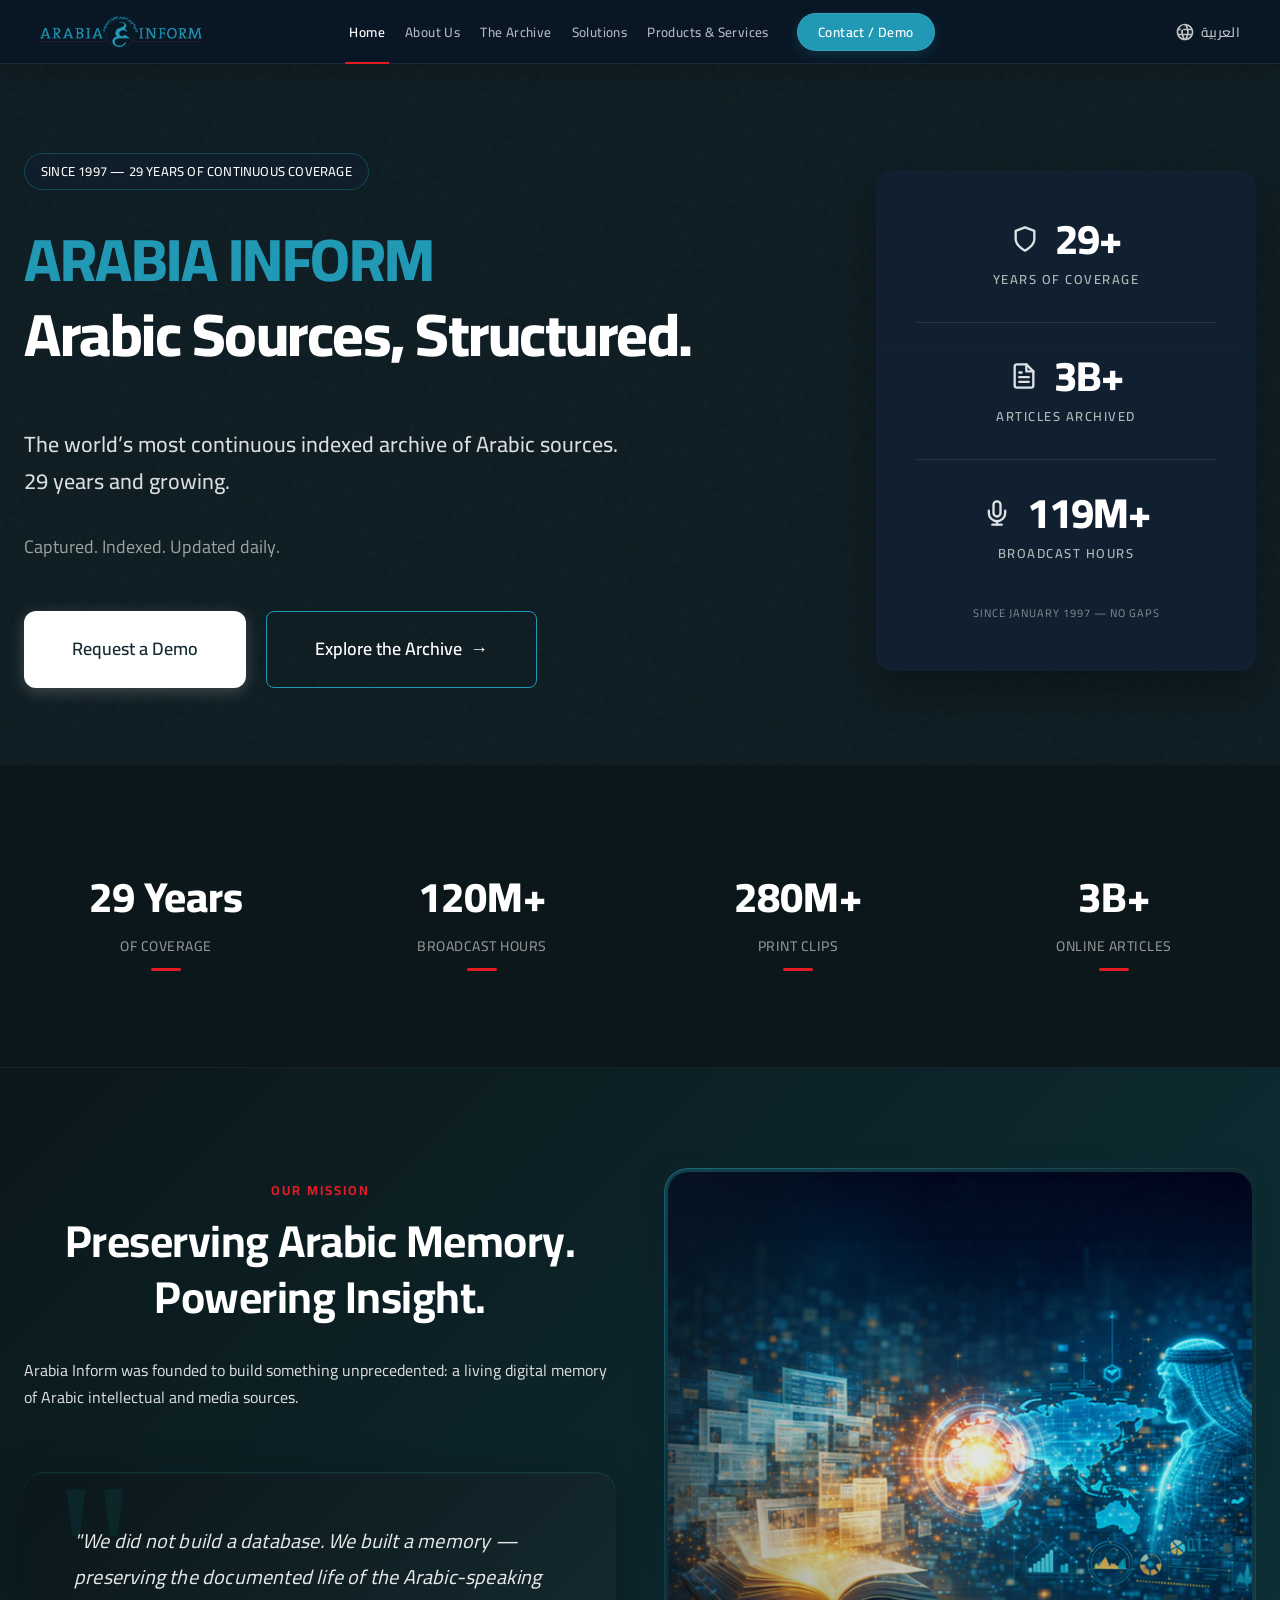
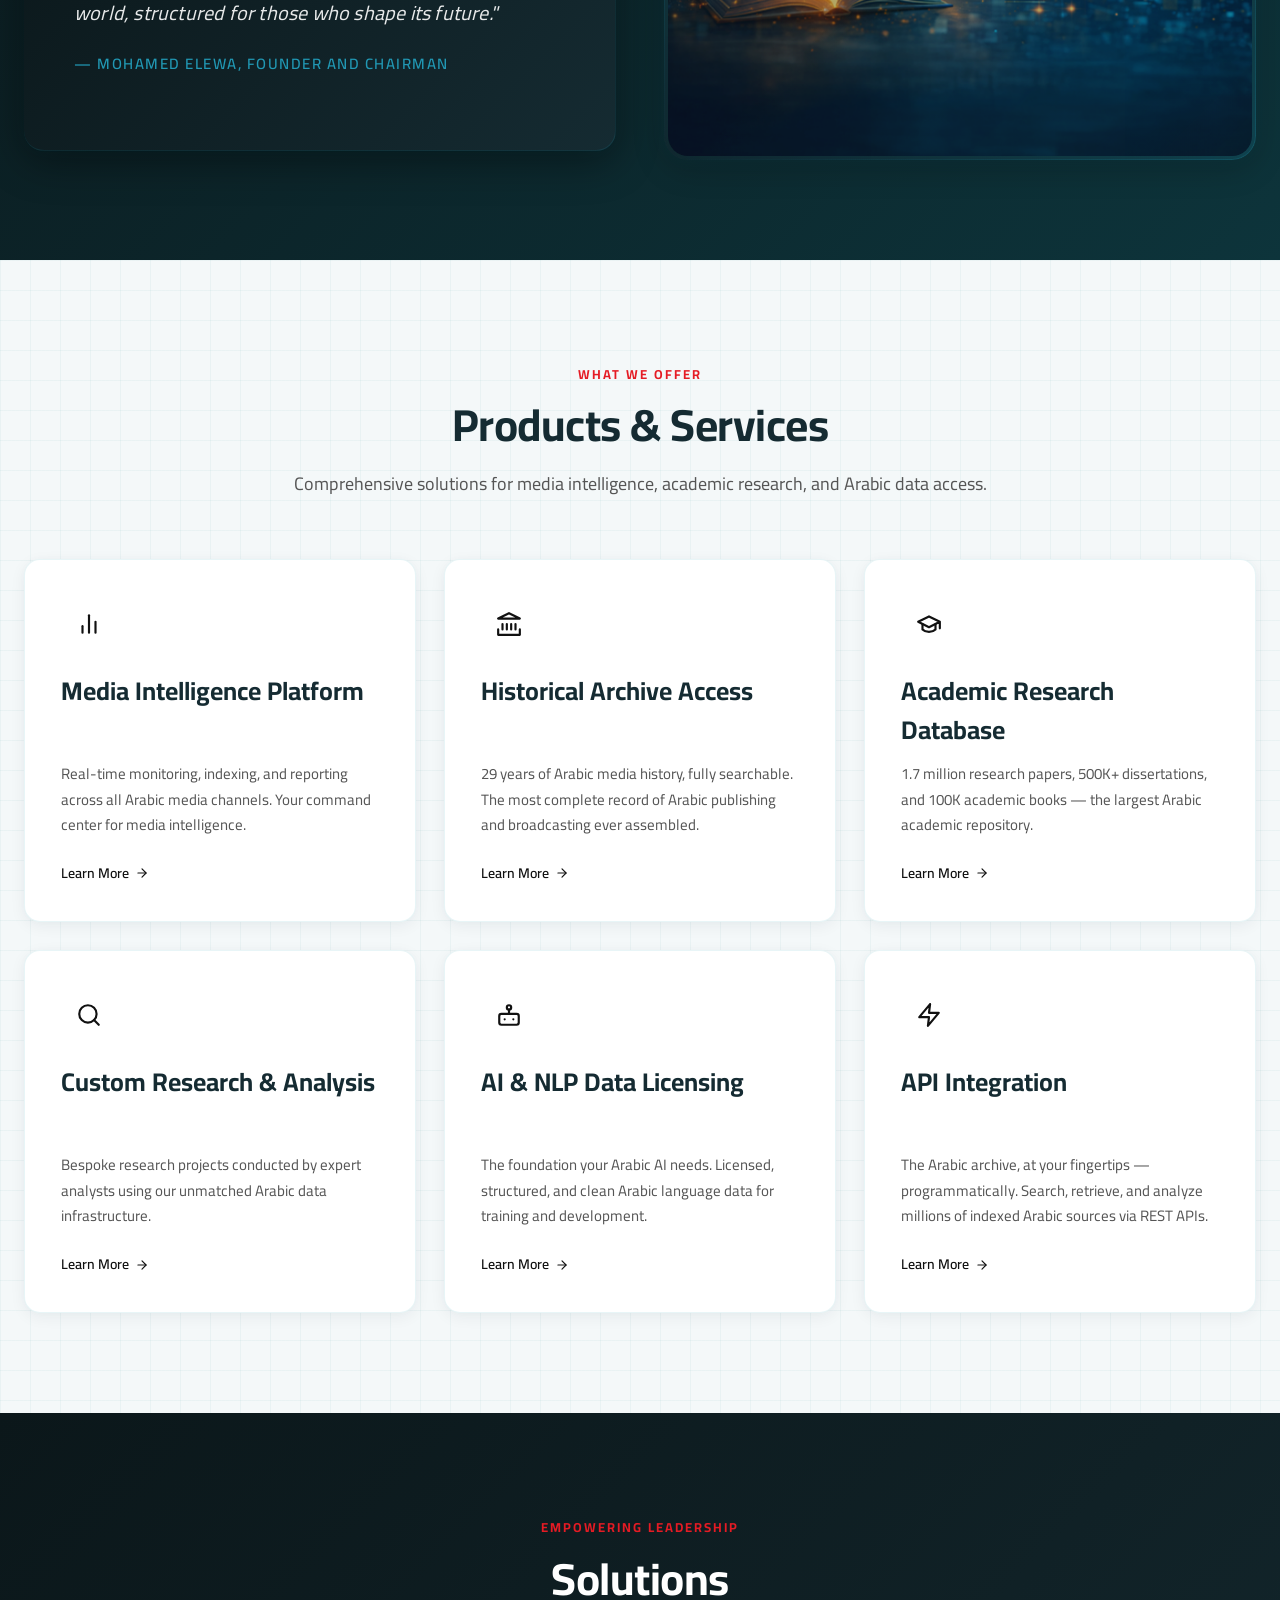
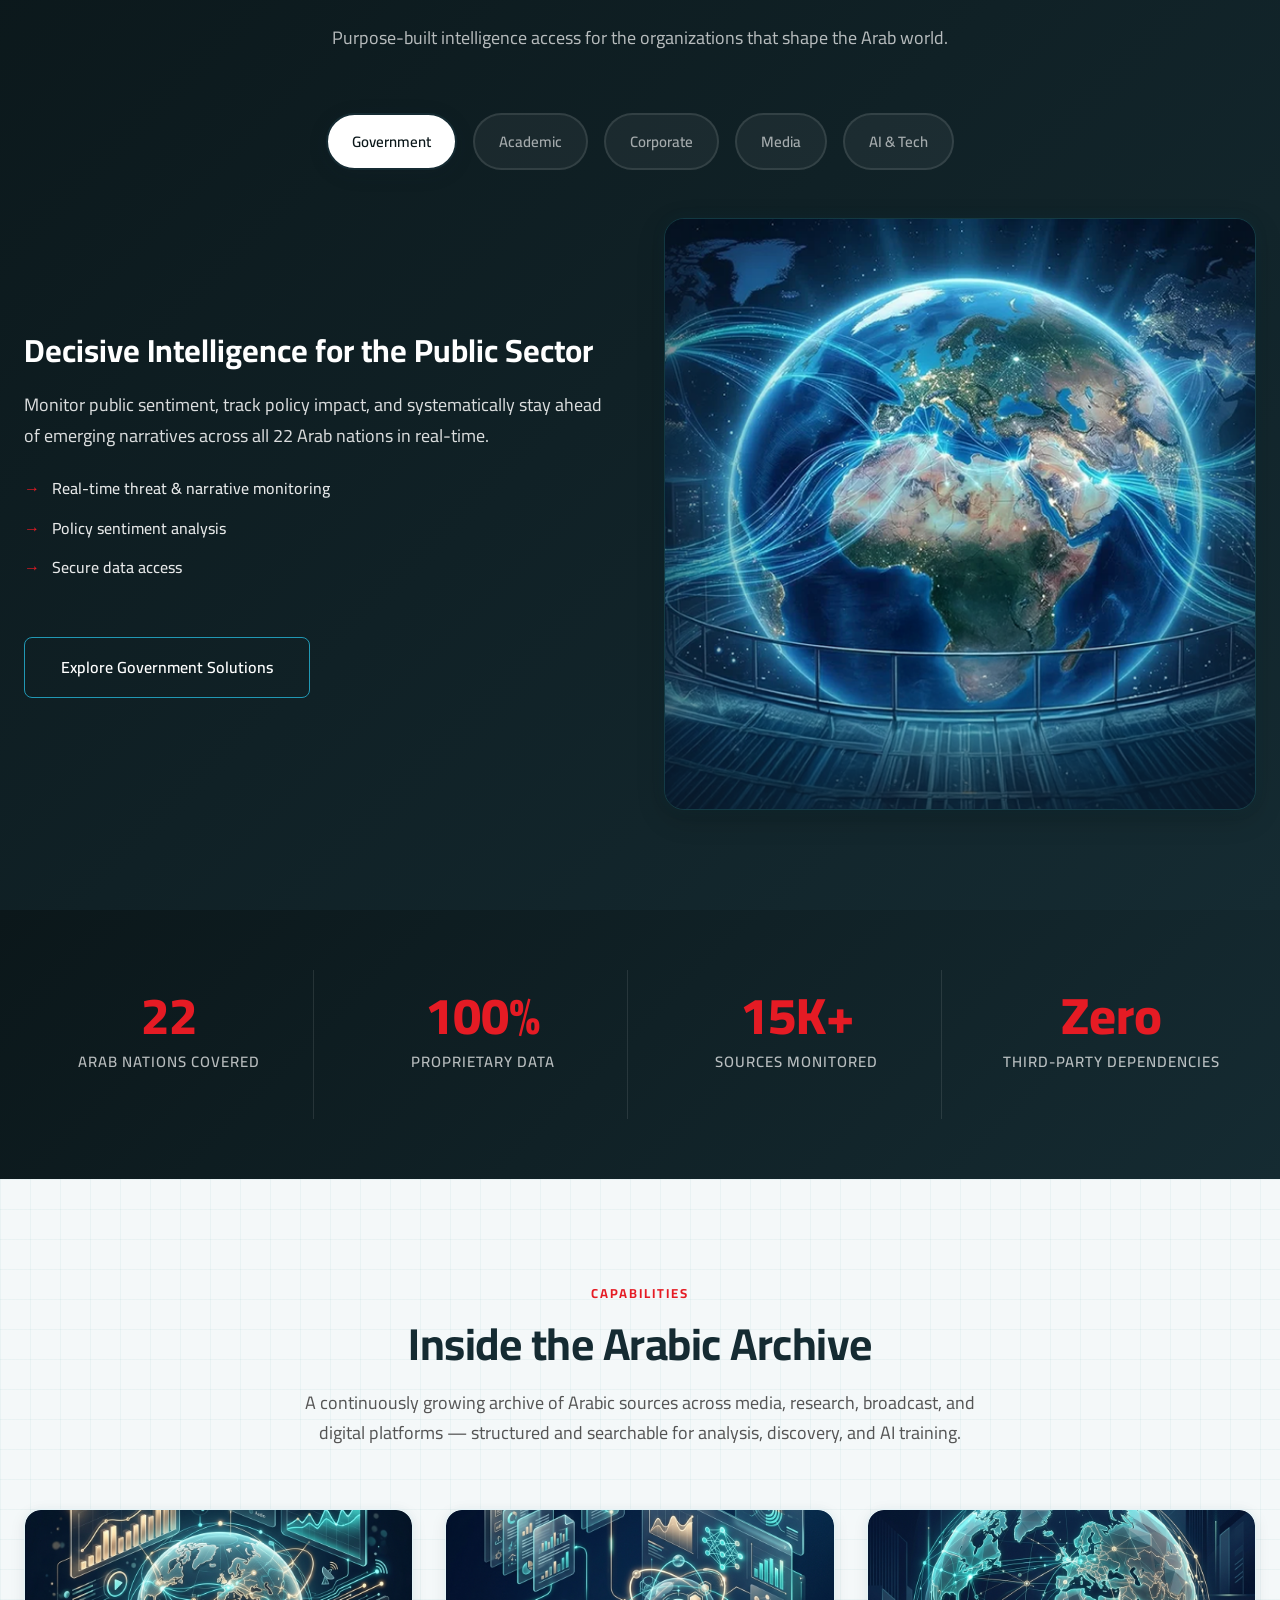
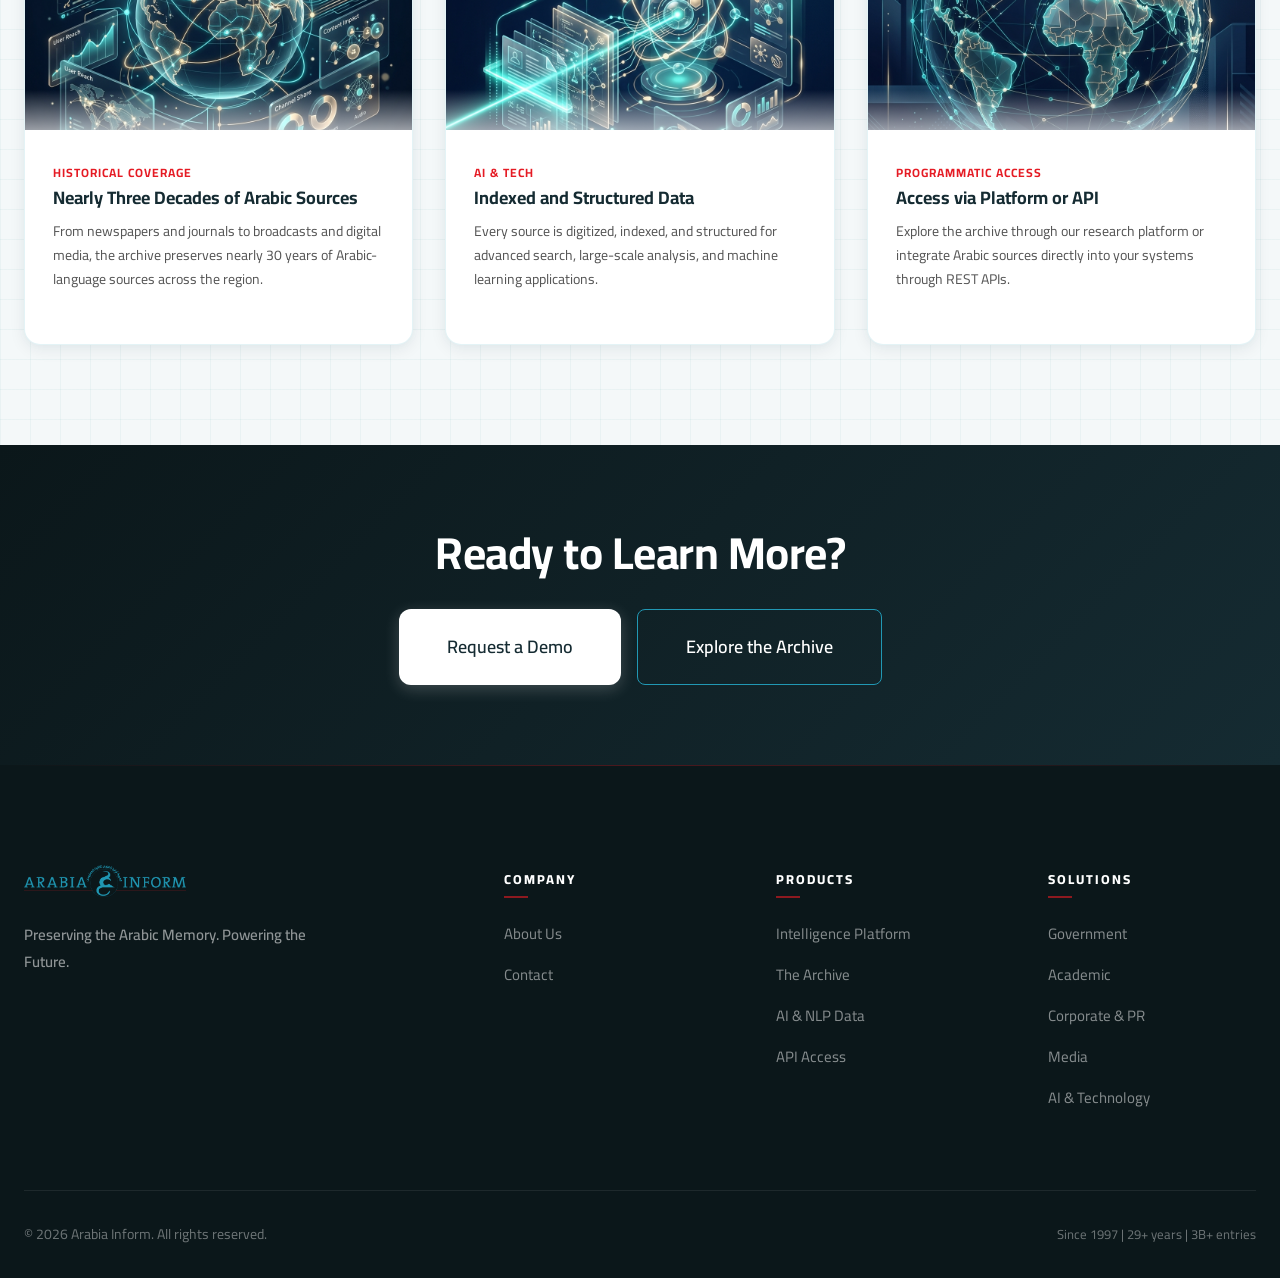
<file: index.html>
<!DOCTYPE html>
<html lang="en" dir="ltr">

<head>
  <meta charset="UTF-8">
  <meta name="viewport" content="width=device-width, initial-scale=1.0">
  <title>Arabia Inform — The Arabic Memory Since 1997</title>
  <meta name="description" content="The world’s most continuous indexed archive of Arabic sources.">
  <link rel="stylesheet" href="css/styles.css?v=8.0">
  <script type="application/ld+json">
  {
    "@context": "https://schema.org",
    "@type": "Organization",
    "name": "Arabia Inform",
    "description": "The World's Most Comprehensive Archive of Arabic Media, Knowledge, and Intellectual Heritage",
    "foundingDate": "1997",
    "url": "https://arabiainform.com"
  }
  </script>

  <!-- Social Media & Open Graph Tags -->
  <meta property="og:type" content="website">
  <meta property="og:url" content="https://arabiainform.com/">
  <meta property="og:title" content="Arabia Inform — The Arabic Memory Since 1997">
  <meta property="og:description" content="The world’s most continuous indexed archive of Arabic sources.">
  <meta property="og:image" content="https://arabiainform.com/images/logo.png">
  
  <!-- Twitter -->
  <meta property="twitter:card" content="summary_large_image">
  <meta property="twitter:url" content="https://arabiainform.com/">
  <meta property="twitter:title" content="Arabia Inform — The Arabic Memory Since 1997">
  <meta property="twitter:description" content="The world’s most continuous indexed archive of Arabic sources.">
  <meta property="twitter:image" content="https://arabiainform.com/images/logo.png">

  <!-- Favicon -->
  <link rel="icon" type="image/png" href="images/favicon.png">
</head>

<body>
  <!-- Institutional Header -->
  <header class="header-wrapper" id="headerWrapper">
    <div class="container">
      <div class="nav-brand">
        <a href="index.html" class="nav-logo"><img src="images/logo.png" alt="Arabia Inform" height="50"></a>
      </div>
      <div class="nav-menu" id="navMenu">
        <a href="index.html" class="nav-link">Home</a>


        <a href="about.html" class="nav-link">About Us</a>


        <a href="archive.html" class="nav-link">The Archive</a>
        <a href="solutions.html" class="nav-link">Solutions</a>
        <a href="products.html" class="nav-link">Products & Services</a>
        <a href="contact.html" class="nav-link">Contact / Demo</a>
      </div>
      <div class="nav-actions">
        <button class="lang-toggle" onclick="switchLanguage('ar')" aria-label="العربية">
          <svg viewBox="0 0 24 24">
            <path
              d="M11.99 2C6.47 2 2 6.48 2 12s4.47 10 9.99 10C17.52 22 22 17.52 22 12S17.52 2 11.99 2zm6.93 6h-2.95c-.32-1.25-.78-2.45-1.38-3.56 1.84.63 3.37 1.91 4.33 3.56zM12 4.04c.83 1.2 1.48 2.53 1.91 3.96h-3.82c.43-1.43 1.08-2.76 1.91-3.96zM4.26 14C4.1 13.36 4 12.69 4 12s.1-1.36.26-2h3.38c-.08.66-.14 1.32-.14 2s.06 1.34.14 2H4.26zm.82 2h2.95c.32 1.25.78 2.45 1.38 3.56-1.84-.63-3.37-1.9-4.33-3.56zm2.95-8H5.08c1.39-2.39 3.8-4 6.54-4.59-.81 1.76-1.44 3.73-1.68 5.76H5.08zM12 19.96c-.83-1.2-1.48-2.53-1.91-3.96h3.82c-.43 1.43-1.08 2.76-1.91 3.96zM14.34 14H9.66c-.09-.66-.16-1.32-.16-2s.07-1.35.16-2h4.68c.09.65.16 1.32.16 2s-.07 1.34-.16 2zm.25 5.56c.6-1.11 1.06-2.31 1.38-3.56h2.95c-.96 1.65-2.49 2.93-4.33 3.56zM16.36 14c.08-.66.14-1.32.14-2s-.06-1.34-.14-2h3.38c.16.64.26 1.31.26 2s-.1 1.36-.26 2h-3.38z" />
          </svg>
          العربية
        </button>
        <button class="nav-hamburger" id="navHamburger"
          aria-label="Menu"><span></span><span></span><span></span></button>
      </div>
    </div>
  </header>

  <!-- Navigation -->

  <!-- Hero Section -->
  <section class="hero" id="hero">
    <div class="hero-bg-pattern"></div>
    <div class="hero-noise"></div>
    <div class="hero-glow hero-glow-1"></div>
    <div class="hero-glow hero-glow-2"></div>
    <div class="hero-flow-layer"></div>

    <div class="container hero-split-grid">
      <div class="hero-content">
        <div class="hero-badge">
          Since 1997 — 29 Years of Continuous Coverage
        </div>

        <h1>
          <span class="accent">ARABIA</span> <span class="accent">INFORM</span><br>
          <span class="hero-title-line2 text-white">Arabic Sources, Structured.</span>
        </h1>

        <p class="hero-subtitle">
          The world’s most continuous indexed archive of Arabic sources.<br>
          <span style="font-size: inherit; font-family: inherit;">29 years and growing.</span>
        </p>

        <p class="hero-body">
          Captured. Indexed. Updated daily.
        </p>

        <div class="hero-ctas">
          <a href="contact.html" class="btn btn-gold btn-lg">Request a Demo</a>
          <a href="archive.html" class="btn btn-outline-intellectual btn-lg icon-btn">Explore the Archive <span
              class="btn-arrow">&rarr;</span></a>
        </div>
      </div>

      <div class="hero-stats-card">
        <!-- 3. Years -->
        <div class="stat-item">
          <div class="stat-val-group">
            <svg class="stat-icon" xmlns="http://www.w3.org/2000/svg" viewBox="0 0 24 24" fill="none"
              stroke="currentColor" stroke-width="2" stroke-linecap="round" stroke-linejoin="round">
              <path d="M12 22s8-4 8-10V5l-8-3-8 3v7c0 6 8 10 8 10z"></path>
            </svg>
            <span class="stat-val" data-counter="29" data-suffix="+">0</span>
          </div>
          <span class="stat-lbl">Years of Coverage</span>
        </div>

        <div class="stat-divider"></div>

        <!-- 1. Articles -->
        <div class="stat-item">
          <div class="stat-val-group">
            <svg class="stat-icon" xmlns="http://www.w3.org/2000/svg" viewBox="0 0 24 24" fill="none"
              stroke="currentColor" stroke-width="2" stroke-linecap="round" stroke-linejoin="round">
              <path d="M14 2H6a2 2 0 0 0-2 2v16a2 2 0 0 0 2 2h12a2 2 0 0 0 2-2V8z"></path>
              <polyline points="14 2 14 8 20 8"></polyline>
              <line x1="16" y1="13" x2="8" y2="13"></line>
              <line x1="16" y1="17" x2="8" y2="17"></line>
              <polyline points="10 9 9 9 8 9"></polyline>
            </svg>
            <span class="stat-val" data-counter="3" data-suffix="B+">0</span>
          </div>
          <span class="stat-lbl">Articles Archived</span>
        </div>

        <div class="stat-divider"></div>

        <!-- 2. Broadcasts -->
        <div class="stat-item">
          <div class="stat-val-group">
            <svg class="stat-icon" xmlns="http://www.w3.org/2000/svg" viewBox="0 0 24 24" fill="none"
              stroke="currentColor" stroke-width="2" stroke-linecap="round" stroke-linejoin="round">
              <path d="M12 2a3 3 0 0 0-3 3v7a3 3 0 0 0 6 0V5a3 3 0 0 0-3-3z"></path>
              <path d="M19 10v2a7 7 0 0 1-14 0v-2"></path>
              <line x1="12" y1="19" x2="12" y2="22"></line>
              <line x1="8" y1="22" x2="16" y2="22"></line>
            </svg>
            <span class="stat-val" data-counter="120" data-suffix="M+">0</span>
          </div>
          <span class="stat-lbl">Broadcast Hours</span>
        </div>

        <div class="stat-footer">
          Since January 1997 — No Gaps
        </div>
      </div>
    </div>
  </section>

  <!-- Live Counter Strip -->
  <section class="counter-strip" id="counters">
    <div class="container">
      <div class="counter-grid">
        <div class="counter-item reveal">
          <span class="counter-number" data-counter="29" data-suffix=" Years">0</span>
          <span class="counter-label">of Coverage</span>
          <div class="counter-divider"></div>
        </div>
        <div class="counter-item reveal">
          <span class="counter-number" data-counter="120" data-suffix="M+">0</span>
          <span class="counter-label">Broadcast Hours</span>
          <div class="counter-divider"></div>
        </div>
        <div class="counter-item reveal">
          <span class="counter-number" data-counter="280" data-suffix="M+">0</span>
          <span class="counter-label">Print Clips</span>
          <div class="counter-divider"></div>
        </div>
        <div class="counter-item reveal">
          <span class="counter-number" data-counter="3" data-suffix="B+">0</span>
          <span class="counter-label">Online Articles</span>
          <div class="counter-divider"></div>
        </div>
      </div>
    </div>
  </section>

  <!-- Mission Section -->
  <section class="section mission-section" id="mission">
    <div class="container">
      <div class="grid-12 gap-6 align-center">
        <!-- Text Column -->
        <div class="mission-content" style="grid-column: span 6">
          <div class="section-header align-left reveal">
            <span class="section-label text-gold">Our Mission</span>
            <h2 class="mb-3">Preserving Arabic Memory.<br>Powering Insight.</h2>
            <p class="lead mb-4">
            <div style="text-align: left;">Arabia Inform was founded to build something unprecedented: a living digital
              memory of Arabic intellectual and media sources.</div>
            </p>
          </div>

          <div class="quote-block reveal mt-4">
            <p class="quote-text">"We did not build a database. We built a memory — preserving the documented life of
              the Arabic-speaking world, structured for those who shape its future."</p>
            <p class="quote-author">— mohamed elewa, founder and chairman</p>
          </div>
        </div>

        <!-- Visual Column -->
        <div class="mission-visual" style="grid-column: span 6">
          <div class="abstract-map reveal">
            <div class="map-dots"></div>
            <div class="map-connection"></div>
            <!-- Placeholder for map/flow image -->
            <img src="images/Preserving%20Arabic%20Memory.png" alt="Data flow visualization"
              style="border-radius: var(--radius-lg); box-shadow: var(--shadow-xl); opacity: 0.9;">
          </div>
        </div>
      </div>
    </div>
  </section>

  <!-- Service Overview -->
  <section class="section section-light" id="services">
    <div class="container">
      <div class="section-header reveal">
        <span class="section-label">What We Offer</span>
        <h2>Products & Services</h2>
        <p>Comprehensive solutions for media intelligence, academic research, and Arabic data access.</p>
      </div>

      <div class="services-grid">
        <div class="service-card reveal">
          <div class="service-icon"><svg xmlns="http://www.w3.org/2000/svg" width="1em" height="1em" viewBox="0 0 24 24"
              fill="none" stroke="currentColor" stroke-width="2" stroke-linecap="round" stroke-linejoin="round">
              <line x1="18" y1="20" x2="18" y2="10"></line>
              <line x1="12" y1="20" x2="12" y2="4"></line>
              <line x1="6" y1="20" x2="6" y2="14"></line>
            </svg></div>
          <h4>Media Intelligence Platform</h4>
          <p>Real-time monitoring, indexing, and reporting across all Arabic media channels. Your command center for
            media intelligence.</p>
          <a href="products.html#platform" class="card-link">Learn More
            <svg xmlns="http://www.w3.org/2000/svg" width="1em" height="1em" viewBox="0 0 24 24" fill="none"
              stroke="currentColor" stroke-width="2" stroke-linecap="round" stroke-linejoin="round">
              <line x1="5" y1="12" x2="19" y2="12"></line>
              <polyline points="12 5 19 12 12 19"></polyline>
            </svg>
          </a>

        </div>
        <div class="service-card reveal">
          <div class="service-icon"><svg xmlns="http://www.w3.org/2000/svg" width="1em" height="1em" viewBox="0 0 24 24"
              fill="none" stroke="currentColor" stroke-width="2" stroke-linecap="round" stroke-linejoin="round">
              <polygon points="12 2 2 7 22 7 12 2"></polygon>
              <polyline points="2 17 2 22 22 22 22 17"></polyline>
              <line x1="6" y1="12" x2="6" y2="17"></line>
              <line x1="10" y1="12" x2="10" y2="17"></line>
              <line x1="14" y1="12" x2="14" y2="17"></line>
              <line x1="18" y1="12" x2="18" y2="17"></line>
            </svg></div>
          <h4>Historical Archive Access</h4>
          <p>29 years of Arabic media history, fully searchable. The most complete record of Arabic publishing and
            broadcasting ever assembled.</p>
          <a href="products.html#archive-access" class="card-link">Learn More
            <svg xmlns="http://www.w3.org/2000/svg" width="1em" height="1em" viewBox="0 0 24 24" fill="none"
              stroke="currentColor" stroke-width="2" stroke-linecap="round" stroke-linejoin="round">
              <line x1="5" y1="12" x2="19" y2="12"></line>
              <polyline points="12 5 19 12 12 19"></polyline>
            </svg>
          </a>

        </div>
        <div class="service-card reveal">
          <div class="service-icon"><svg xmlns="http://www.w3.org/2000/svg" width="1em" height="1em" viewBox="0 0 24 24"
              fill="none" stroke="currentColor" stroke-width="2" stroke-linecap="round" stroke-linejoin="round">
              <path d="M22 10v6M2 10l10-5 10 5-10 5z" />
              <path d="M6 12v5c3 3 9 3 12 0v-5" />
            </svg></div>
          <h4>Academic Research Database</h4>
          <p>1.7 million research papers, 500K+ dissertations, and 100K academic books — the largest Arabic academic
            repository.</p>
          <a href="solutions.html#academic" class="card-link">Learn More
            <svg xmlns="http://www.w3.org/2000/svg" width="1em" height="1em" viewBox="0 0 24 24" fill="none"
              stroke="currentColor" stroke-width="2" stroke-linecap="round" stroke-linejoin="round">
              <line x1="5" y1="12" x2="19" y2="12"></line>
              <polyline points="12 5 19 12 12 19"></polyline>
            </svg>
          </a>

        </div>
        <div class="service-card reveal">
          <div class="service-icon"><svg xmlns="http://www.w3.org/2000/svg" width="1em" height="1em" viewBox="0 0 24 24"
              fill="none" stroke="currentColor" stroke-width="2" stroke-linecap="round" stroke-linejoin="round">
              <circle cx="11" cy="11" r="8"></circle>
              <line x1="21" y1="21" x2="16.65" y2="16.65"></line>
            </svg></div>
          <h4>Custom Research & Analysis</h4>
          <p>Bespoke research projects conducted by expert analysts using our unmatched Arabic data infrastructure.</p>
          <a href="products.html#custom" class="card-link">Learn More
            <svg xmlns="http://www.w3.org/2000/svg" width="1em" height="1em" viewBox="0 0 24 24" fill="none"
              stroke="currentColor" stroke-width="2" stroke-linecap="round" stroke-linejoin="round">
              <line x1="5" y1="12" x2="19" y2="12"></line>
              <polyline points="12 5 19 12 12 19"></polyline>
            </svg>
          </a>

        </div>
        <div class="service-card reveal">
          <div class="service-icon"><svg xmlns="http://www.w3.org/2000/svg" width="1em" height="1em" viewBox="0 0 24 24"
              fill="none" stroke="currentColor" stroke-width="2" stroke-linecap="round" stroke-linejoin="round">
              <rect x="3" y="11" width="18" height="10" rx="2"></rect>
              <circle cx="12" cy="5" r="2"></circle>
              <path d="M12 7v4"></path>
              <line x1="8" y1="16" x2="8" y2="16"></line>
              <line x1="16" y1="16" x2="16" y2="16"></line>
            </svg></div>
          <h4>AI & NLP Data Licensing</h4>
          <p>The foundation your Arabic AI needs. Licensed, structured, and clean Arabic language data for training and
            development.</p>
          <a href="products.html#ai" class="card-link">Learn More
            <svg xmlns="http://www.w3.org/2000/svg" width="1em" height="1em" viewBox="0 0 24 24" fill="none"
              stroke="currentColor" stroke-width="2" stroke-linecap="round" stroke-linejoin="round">
              <line x1="5" y1="12" x2="19" y2="12"></line>
              <polyline points="12 5 19 12 12 19"></polyline>
            </svg>
          </a>

        </div>
        <div class="service-card reveal">
          <div class="service-icon"><svg xmlns="http://www.w3.org/2000/svg" width="1em" height="1em" viewBox="0 0 24 24"
              fill="none" stroke="currentColor" stroke-width="2" stroke-linecap="round" stroke-linejoin="round">
              <polyline points="13 2 3 14 12 14 11 22 21 10 12 10 13 2"></polyline>
            </svg></div>
          <h4>API Integration</h4>
          <p>The Arabic archive, at your fingertips — programmatically.&nbsp;Search, retrieve, and analyze millions of
            indexed Arabic sources via REST APIs.</p>
          <a href="products.html#api" class="card-link">Learn More
            <svg xmlns="http://www.w3.org/2000/svg" width="1em" height="1em" viewBox="0 0 24 24" fill="none"
              stroke="currentColor" stroke-width="2" stroke-linecap="round" stroke-linejoin="round">
              <line x1="5" y1="12" x2="19" y2="12"></line>
              <polyline points="12 5 19 12 12 19"></polyline>
            </svg>
          </a>

        </div>
      </div>
    </div>
  </section>

  <!-- Solutions Section -->
  <section class="section section-dark" id="audience">
    <div class="container">
      <div class="section-header reveal">
        <span class="section-label">Empowering Leadership</span>
        <h2>Solutions</h2>
        <p>Purpose-built intelligence access for the organizations that shape the Arab world.</p>
      </div>

      <div class="tabs-wrapper reveal">
        <!-- Tab Navigation -->
        <div class="tabs-header">
          <button class="tab-btn active" data-tab="tab-gov">Government</button>
          <button class="tab-btn" data-tab="tab-acad">Academic</button>
          <button class="tab-btn" data-tab="tab-corp">Corporate</button>
          <button class="tab-btn" data-tab="tab-media">Media</button>
          <button class="tab-btn" data-tab="tab-ai">AI & Tech</button>
        </div>

        <!-- Tab Content Panels -->
        <div class="tabs-body">
          <div class="tab-panel active" id="tab-gov">
            <div class="grid-12 gap-6 align-center">
              <div style="grid-column: span 6" class="panel-content">
                <h3>Decisive Intelligence for the Public Sector</h3>
                <p>Monitor public sentiment, track policy impact, and systematically stay ahead of emerging narratives
                  across all 22 Arab nations in real-time.</p>
                <ul class="panel-list">
                  <li>Real-time threat & narrative monitoring</li>
                  <li>Policy sentiment analysis</li>
                  <li>Secure data access</li>
                </ul>
                <a href="solutions.html#government" class="btn btn-outline-intellectual mt-3">Explore Government Solutions</a>
              </div>
              <div style="grid-column: span 6">
                <img src="images/Decisive%20Intelligence%20for%20the%20Public%20Sector.png" alt="Government Solutions" class="img-fluid rounded shadow-lg">
              </div>
            </div>
          </div>

          <div class="tab-panel" id="tab-acad">
            <div class="grid-12 gap-6 align-center">
              <div style="grid-column: span 6" class="panel-content">
                <h3>The Definitive Resource for Arabic Research</h3>
                <p>Unrestricted access to the largest organized repository of Arabic academic papers, historical news
                  clips, and broadcast transcripts.</p>
                <a href="solutions.html#academic" class="btn btn-outline-intellectual mt-3">Explore Academic Solutions</a>
              </div>
              <div style="grid-column: span 6">
                <img src="images/Historical%20Archive%20Access.png" alt="Academic Solutions"
                  class="img-fluid rounded shadow-lg">
              </div>
            </div>
          </div>

          <div class="tab-panel" id="tab-corp">
            <div class="grid-12 gap-6 align-center">
              <div style="grid-column: span 6" class="panel-content">
                <h3>Market Intelligence & Brand Protection</h3>
                <p>Track competitors, measure campaign ROI, and manage crisis communications across print, digital, and
                  broadcast media.</p>
                <a href="solutions.html#corporate" class="btn btn-outline-intellectual mt-3">Explore Corporate Solutions</a>
              </div>
              <div style="grid-column: span 6">
                <img src="images/Custom%20Research%20%26%20Analysis.png" alt="Corporate Solutions"
                  class="img-fluid rounded shadow-lg">
              </div>
            </div>
          </div>

          <div class="tab-panel" id="tab-media">
            <div class="grid-12 gap-6 align-center">
              <div style="grid-column: span 6" class="panel-content">
                <h3>Archival & Production Support</h3>
                <p>Enrich your programming with 29 years of meticulously cataloged historical footage, print archives,
                  and research backing.</p>
                <a href="solutions.html#media" class="btn btn-outline-intellectual mt-3">Explore Media Solutions</a>
              </div>
              <div style="grid-column: span 6">
                <img src="images/Media%20Intelligence%20for%20Decision%20Makers.png" alt="Media Solutions"
                  class="img-fluid rounded shadow-lg">
              </div>
            </div>
          </div>

          <div class="tab-panel" id="tab-ai">
            <div class="grid-12 gap-6 align-center">
              <div style="grid-column: span 6" class="panel-content">
                <h3>Training Data for Arabic LLMs</h3>
                <p>The cleanest, most structured, and legally licensed dataset of the Arabic language available for
                  training advanced AI models.</p>
                <a href="solutions.html#ai" class="btn btn-outline-intellectual mt-3">Explore AI Solutions</a>
              </div>
              <div style="grid-column: span 6">
                <img src="images/AI%20%26%20NLP%20Data%20Licensing.png" alt="AI Solutions" class="img-fluid rounded shadow-lg">
              </div>
            </div>
          </div>
        </div>
      </div>
    </div>
  </section>

  <!-- Impact Strip -->
  <section class="section section-dark impact-strip" id="impact">
    <div class="container reveal">
      <div class="grid-12">
        <div style="grid-column: span 3;">
          <h3 class="impact-number">22</h3>
          <p class="impact-label">Arab Nations Covered</p>
        </div>
        <div style="grid-column: span 3;">
          <h3 class="impact-number">100%</h3>
          <p class="impact-label">Proprietary Data</p>
        </div>
        <div style="grid-column: span 3;">
          <h3 class="impact-number">15K+</h3>
          <p class="impact-label">Sources Monitored</p>
        </div>
        <div style="grid-column: span 3;">
          <h3 class="impact-number">Zero</h3>
          <p class="impact-label">Third-Party Dependencies</p>
        </div>
      </div>
    </div>
  </section>

  <!-- Insights Preview -->
  <section class="section section-light" id="insights">
    <div class="container">
      <div class="section-header reveal">
        <span class="section-label">CAPABILITIES</span>
        <h2>Inside the Arabic Archive</h2>
        <p>A continuously growing archive of Arabic sources across media, research, broadcast, and digital platforms —
          structured and searchable for analysis, discovery, and AI training.</p>
      </div>
      <div class="grid-12 gap-4">
        <!-- Blog Card 1 -->
        <div class="blog-card reveal" style="grid-column: span 4;">
          <div class="blog-image-wrapper">
            <img src="images/v2_insight_media_trends.png" alt="Insight image">
          </div>
          <div class="blog-card-body">
            <span class="blog-card-category text-crimson fw-bold text-uppercase">HISTORICAL COVERAGE</span>
            <h4>Nearly Three Decades of Arabic Sources</h4>
            <p>From newspapers and journals to broadcasts and digital media, the archive preserves nearly 30 years of
              Arabic-language sources across the region.</p>
          </div>
        </div>
        <!-- Blog Card 2 -->
        <div class="blog-card reveal" style="grid-column: span 4; transition-delay: 0.1s;">
          <div class="blog-image-wrapper">
            <img src="images/v2_insight_ai_docs.png" alt="Insight image">
          </div>
          <div class="blog-card-body">
            <span class="blog-card-category text-crimson fw-bold text-uppercase">AI & TECH</span>
            <h4>Indexed and Structured Data</h4>
            <p>Every source is digitized, indexed, and structured for advanced search, large-scale analysis, and machine
              learning applications.</p>
          </div>
        </div>
        <!-- Blog Card 3 -->
        <div class="blog-card reveal" style="grid-column: span 4; transition-delay: 0.2s;">
          <div class="blog-image-wrapper">
            <img src="images/v2_insight_geopolitics.png" alt="Insight image">
          </div>
          <div class="blog-card-body">
            <span class="blog-card-category text-crimson fw-bold text-uppercase">PROGRAMMATIC ACCESS</span>
            <h4>Access via Platform or API</h4>
            <p>Explore the archive through our research platform or integrate Arabic sources directly into your systems
              through REST APIs.</p>
          </div>
        </div>
      </div>
    </div>
  </section>

  <!-- CTA Band -->
  <section class="cta-band" id="cta">
    <div class="container reveal">
      <h2>Ready to Learn More?</h2>
      <div class="cta-buttons">
        <a href="contact.html" class="btn btn-gold btn-lg">Request a Demo</a>
        <a href="archive.html" class="btn btn-outline-intellectual btn-lg">Explore the Archive</a>
      </div>
    </div>
  </section>

  <!-- Footer -->
  <footer class="footer">
    <div class="container">
      <div class="footer-grid">
        <div class="footer-brand">
          <a href="index.html" class="nav-logo"><img src="images/logo.png" alt="Arabia Inform" height="50"></a>
          <p class="footer-brand-line">Preserving the Arabic Memory. Powering the Future.</p>
        </div>
                                        <div>
                    <h4 class="footer-title">Company</h4>
                    <ul class="footer-links">
                        <li><a href="about.html">About Us</a></li>
                        <!-- <li><a href="impact.html">Impact</a></li> -->
                        <li><a href="contact.html">Contact</a></li>
                    </ul>
                </div>
                <div>
                    <h4 class="footer-title">Products</h4>
                    <ul class="footer-links">
                        <li><a href="products.html#platform">Intelligence Platform</a></li>
                        <li><a href="archive.html">The Archive</a></li>
                        <li><a href="products.html#ai">AI & NLP Data</a></li>
                        <li><a href="products.html#api">API Access</a></li>
                    </ul>
                </div>
                <div>
          <h4 class="footer-title">Solutions</h4>
          <ul class="footer-links">
            <li><a href="solutions.html#government">Government</a></li>
            <li><a href="solutions.html#academic">Academic</a></li>
            <li><a href="solutions.html#corporate">Corporate & PR</a></li>
            <li><a href="solutions.html#media">Media</a></li>
            <li><a href="solutions.html#ai">AI & Technology</a></li>
          </ul>
        </div>
      </div>
      <div class="footer-bottom">
        <span>&copy; 2026 Arabia Inform. All rights reserved.</span>
        <div class="footer-stats">
          <span>Since 1997 | 29+ years | 3B+ entries</span>
        </div>
      </div>
    </div>
  </footer>

  <script src="js/main.js?v=1.7"></script>
</body>

</html>
</file>
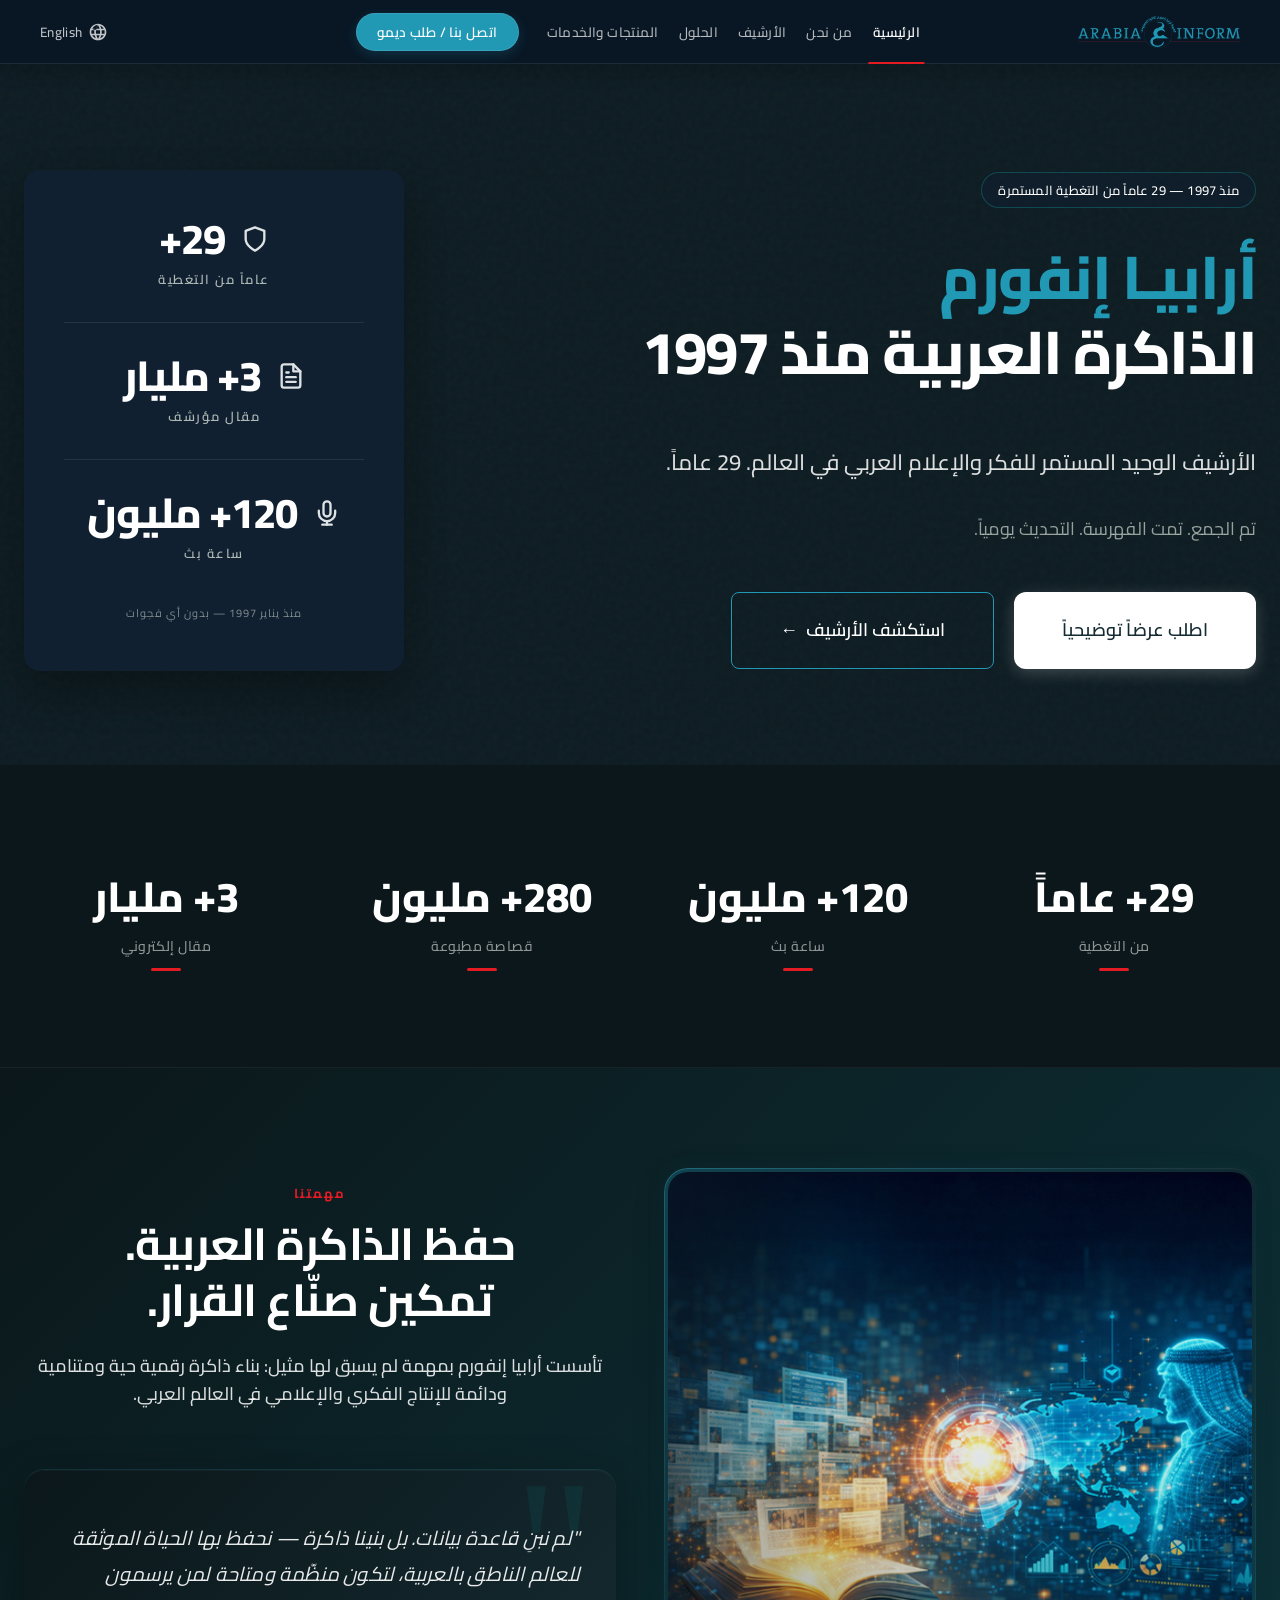
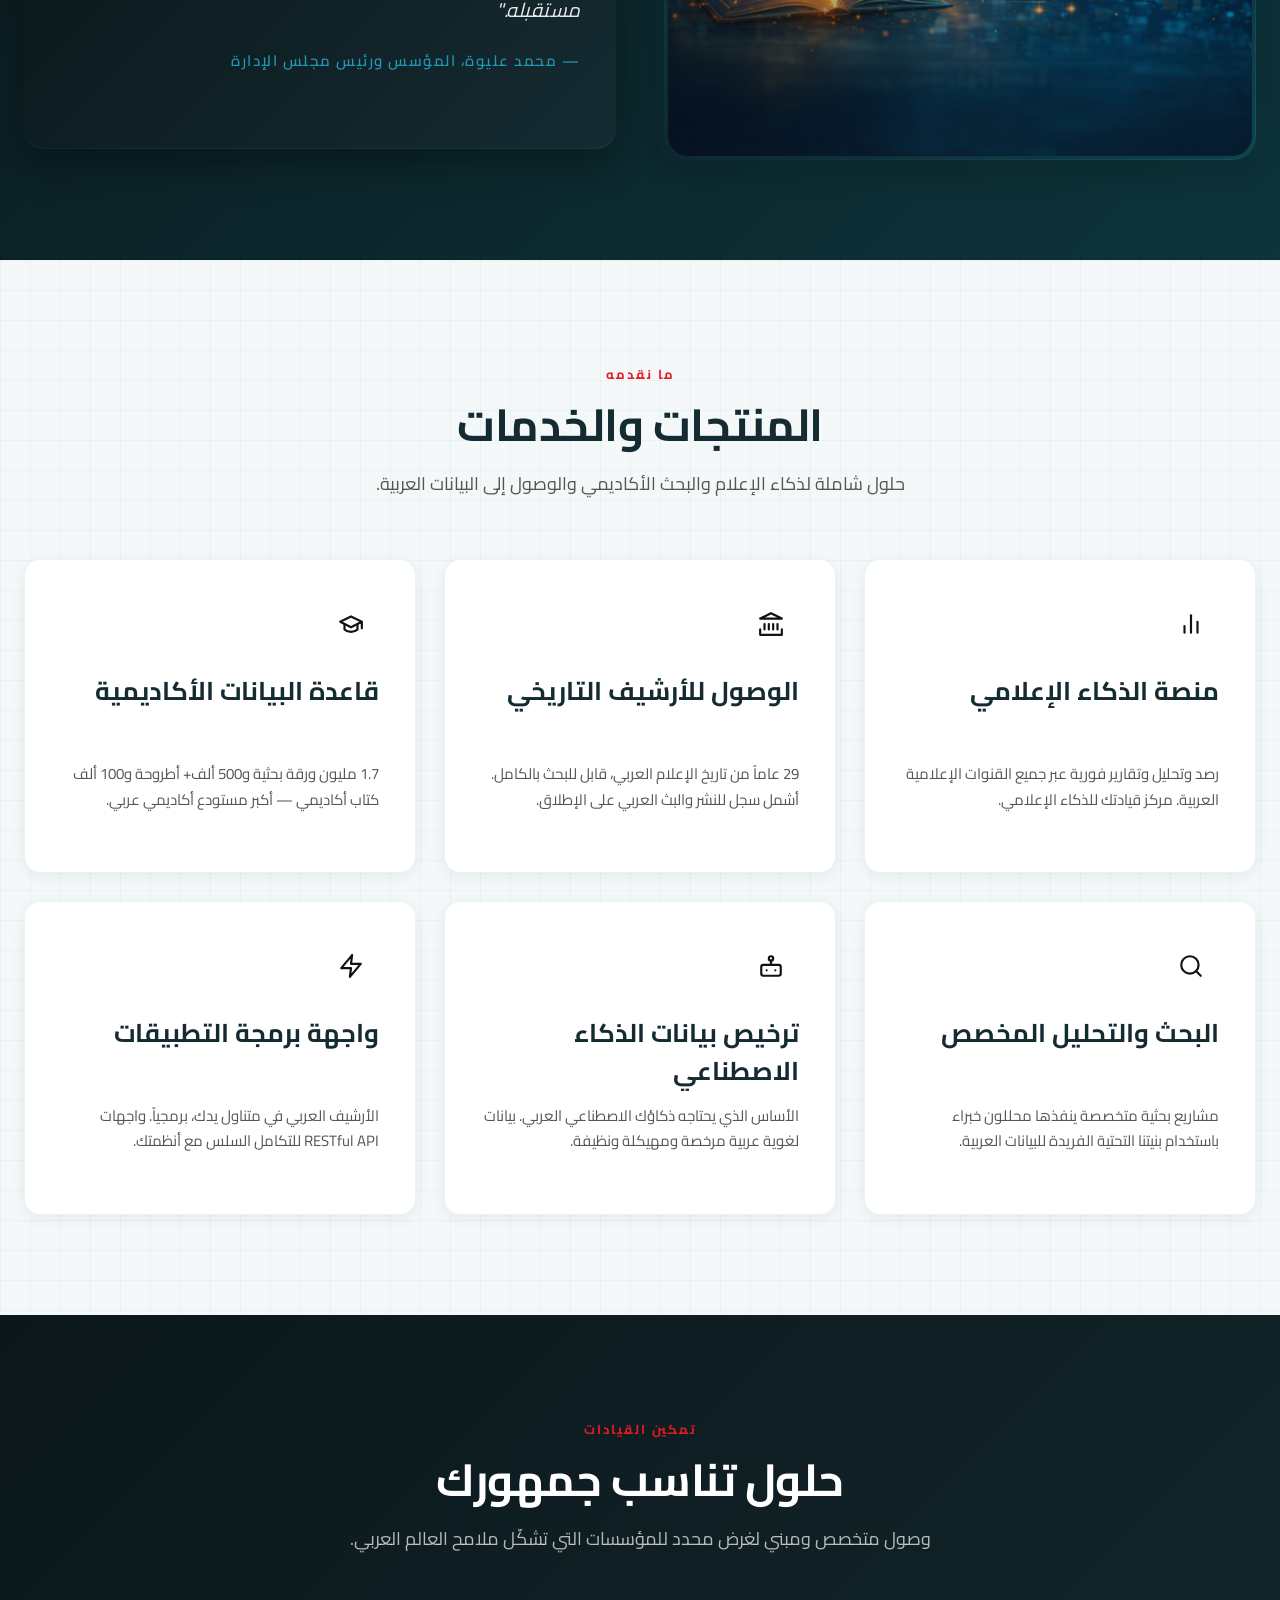
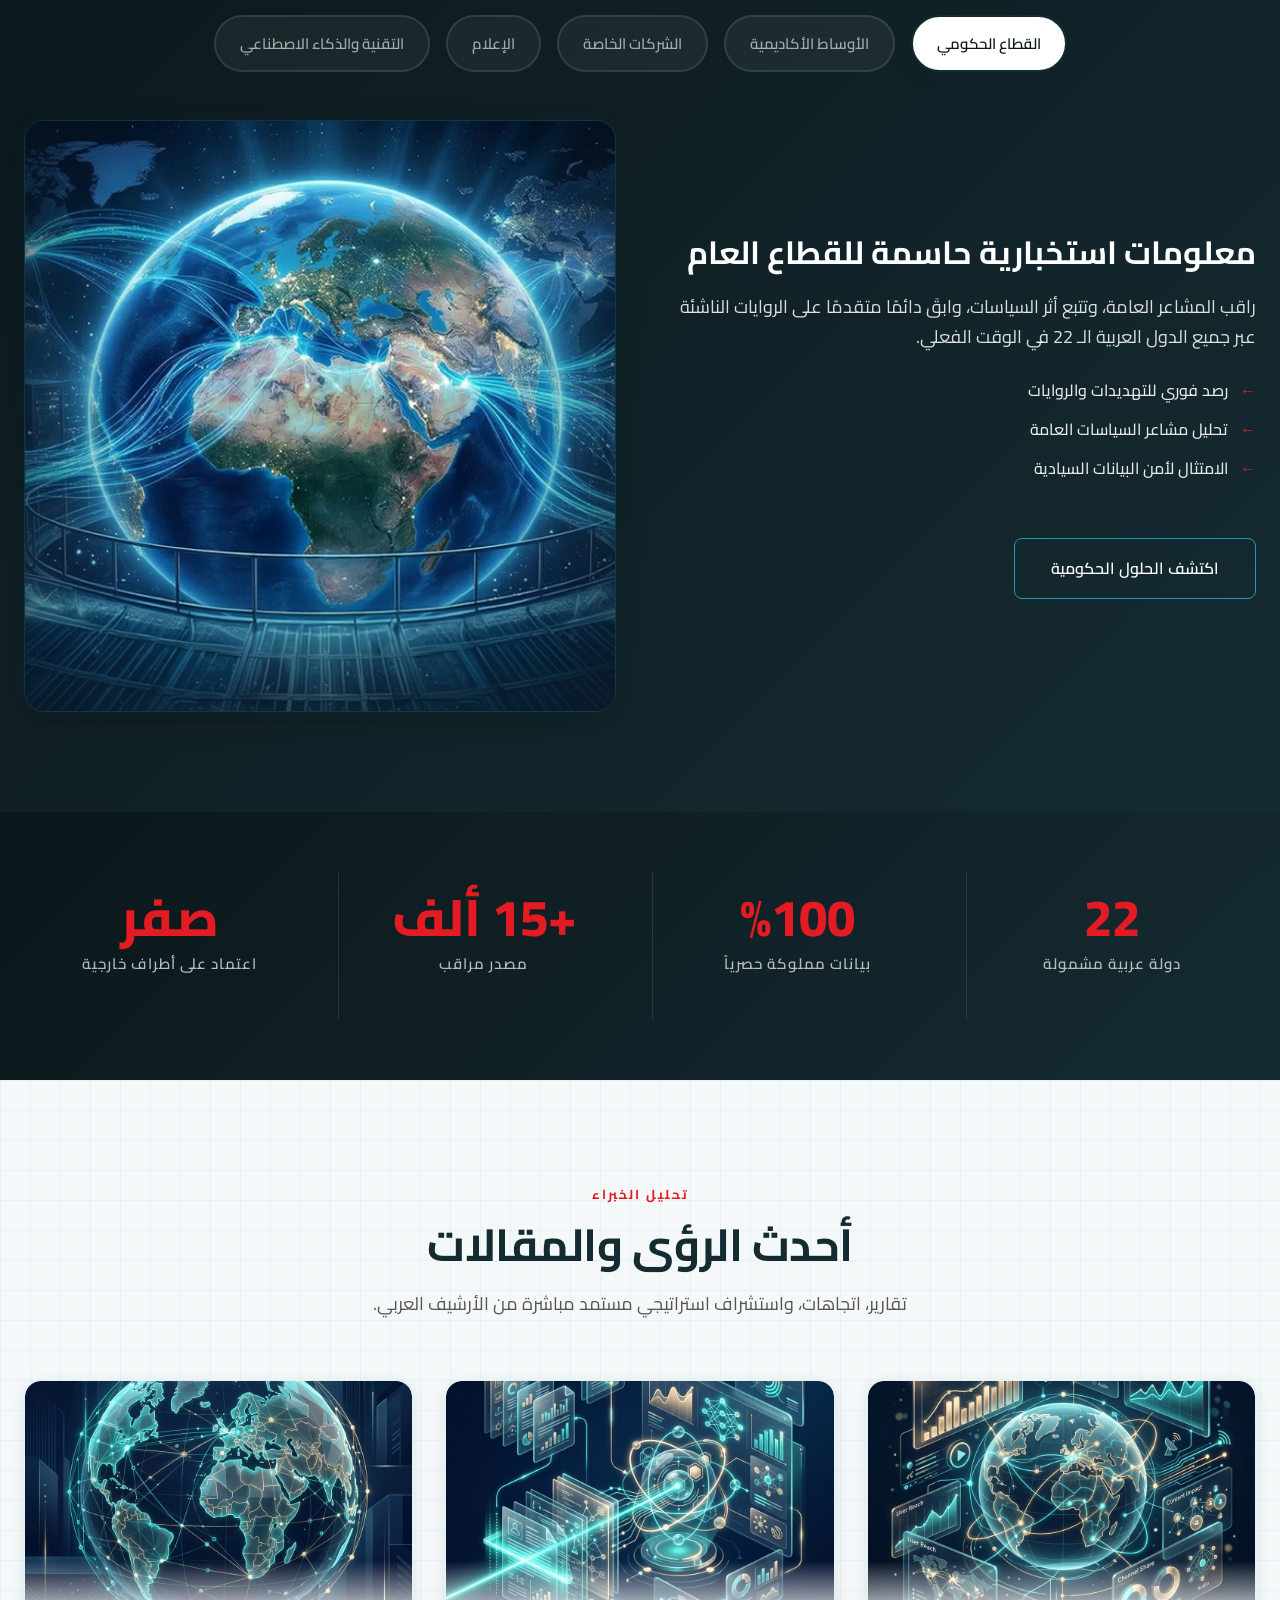
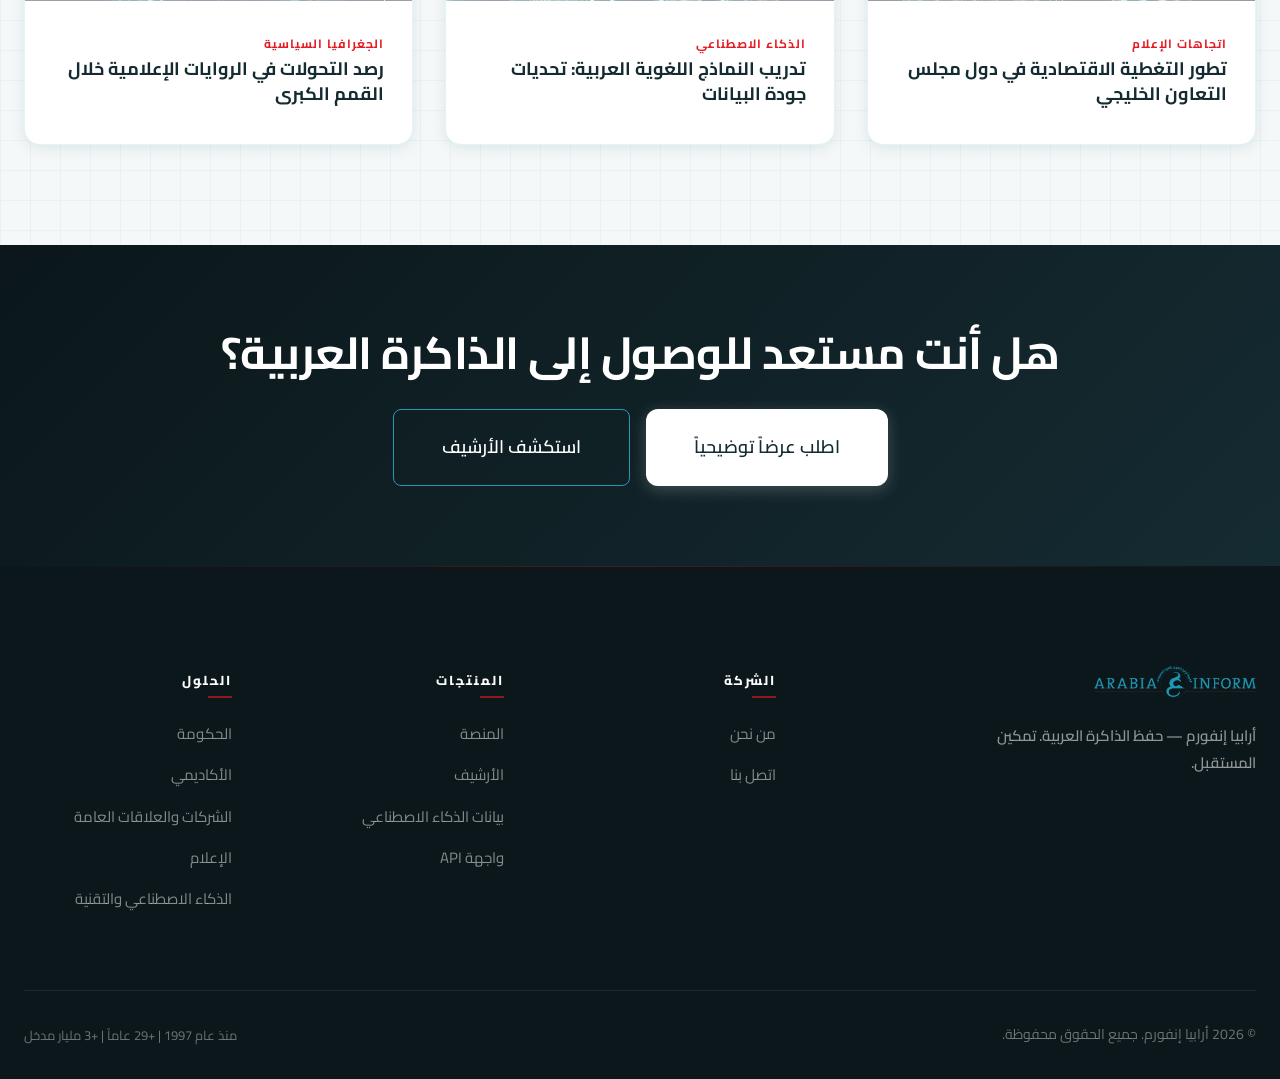
<file: ar/index.html>
<!DOCTYPE html>
<html lang="ar" dir="rtl" class="rtl">

<head>
    <meta charset="UTF-8">
    <meta name="viewport" content="width=device-width, initial-scale=1.0">
    <title>أرابيا إنفورم — الذاكرة العربية منذ 1997</title>
    <meta name="description" content="الأرشيف الأكثر استمرارية وفهرسة للمصادر العربية في العالم.">
    <link rel="stylesheet" href="../css/styles.css?v=8.0">

      <!-- Social Media & Open Graph Tags -->
  <meta property="og:type" content="website">
  <meta property="og:url" content="https://arabiainform.com/ar/">
  <meta property="og:title" content="أرابيا إنفورم — الذاكرة العربية منذ 1997">
  <meta property="og:description" content="الأرشيف الأكثر استمرارية للمصادر العربية في العالم. مجسّل ومفهرس منذ 29 عاماً.">
  <meta property="og:image" content="https://arabiainform.com/images/logo.png">
  
  <!-- Twitter -->
  <meta property="twitter:card" content="summary_large_image">
  <meta property="twitter:url" content="https://arabiainform.com/ar/">
  <meta property="twitter:title" content="أرابيا إنفورم — الذاكرة العربية منذ 1997">
  <meta property="twitter:description" content="الأرشيف الأكثر استمرارية للمصادر العربية في العالم. مجسّل ومفهرس منذ 29 عاماً.">
  <meta property="twitter:image" content="https://arabiainform.com/images/logo.png">

  <!-- Favicon -->
    <link rel="icon" type="image/png" href="../images/favicon.png">
</head>

<body>
    <!-- Institutional Header -->
    <header class="header-wrapper" id="headerWrapper">
        <div class="container">
            <div class="nav-brand">
                <a href="index.html" class="nav-logo"><img src="../images/logo.png" alt="أرابيا إنفورم" height="50"></a>
            </div>

            <div class="nav-menu" id="navMenu">
                <a href="index.html" class="nav-link">الرئيسية</a>


                <a href="about.html" class="nav-link">من نحن</a>


                <a href="archive.html" class="nav-link">الأرشيف</a>
                <a href="solutions.html" class="nav-link">الحلول</a>
                <a href="products.html" class="nav-link">المنتجات والخدمات</a>
                <a href="contact.html" class="nav-link">اتصل بنا / طلب ديمو</a>
            </div>
            <div class="nav-actions">
                <button class="lang-toggle" onclick="switchLanguage('en')" aria-label="English">
                    <svg viewBox="0 0 24 24">
                        <path
                            d="M11.99 2C6.47 2 2 6.48 2 12s4.47 10 9.99 10C17.52 22 22 17.52 22 12S17.52 2 11.99 2zm6.93 6h-2.95c-.32-1.25-.78-2.45-1.38-3.56 1.84.63 3.37 1.91 4.33 3.56zM12 4.04c.83 1.2 1.48 2.53 1.91 3.96h-3.82c.43-1.43 1.08-2.76 1.91-3.96zM4.26 14C4.1 13.36 4 12.69 4 12s.1-1.36.26-2h3.38c-.08.66-.14 1.32-.14 2s.06 1.34.14 2H4.26zm.82 2h2.95c.32 1.25.78 2.45 1.38 3.56-1.84-.63-3.37-1.9-4.33-3.56zm2.95-8H5.08c1.39-2.39 3.8-4 6.54-4.59-.81 1.76-1.44 3.73-1.68 5.76H5.08zM12 19.96c-.83-1.2-1.48-2.53-1.91-3.96h3.82c-.43 1.43-1.08 2.76-1.91 3.96zM14.34 14H9.66c-.09-.66-.16-1.32-.16-2s.07-1.35.16-2h4.68c.09.65.16 1.32.16 2s-.07 1.34-.16 2zm.25 5.56c.6-1.11 1.06-2.31 1.38-3.56h2.95c-.96 1.65-2.49 2.93-4.33 3.56zM16.36 14c.08-.66.14-1.32.14-2s-.06-1.34-.14-2h3.38c.16.64.26 1.31.26 2s-.1 1.36-.26 2h-3.38z" />
                    </svg>
                    English
                </button>
                <button class="nav-hamburger" id="navHamburger"
                    aria-label="Menu"><span></span><span></span><span></span></button>
            </div>
        </div>
    </header>

    <section class="hero" id="hero">
        <div class="hero-bg-pattern"></div>
        <div class="hero-noise"></div>
        <div class="hero-glow hero-glow-1"></div>
        <div class="hero-glow hero-glow-2"></div>
        <div class="hero-flow-layer"></div>
        <div class="container hero-split-grid">
            <div class="hero-content">
                <div class="hero-badge">
                    منذ 1997 — 29 عاماً من التغطية المستمرة
                </div>
                <h1><span class="accent">أرابيـا</span> <span class="accent">إنفورم</span><br><span
                        class="hero-title-line2">الذاكرة العربية منذ
                        1997</span></h1>
                <p class="hero-subtitle">الأرشيف الوحيد المستمر للفكر والإعلام العربي في العالم. 29 عاماً.
                </p>
                <p class="hero-body">تم الجمع. تمت الفهرسة. التحديث يومياً.</p>
                <div class="hero-ctas">
                    <a href="contact.html" class="btn btn-gold btn-lg">اطلب عرضاً توضيحياً</a>
                    <a href="archive.html" class="btn btn-outline-intellectual btn-lg icon-btn">استكشف الأرشيف <span
                            class="btn-arrow">&larr;</span></a>
                </div>
            </div>

            <div class="hero-stats-card">
                <!-- 3. Years -->
                <div class="stat-item">
                    <div class="stat-val-group">
                        <svg class="stat-icon" xmlns="http://www.w3.org/2000/svg" viewBox="0 0 24 24" fill="none"
                            stroke="currentColor" stroke-width="2" stroke-linecap="round" stroke-linejoin="round">
                            <path d="M12 22s8-4 8-10V5l-8-3-8 3v7c0 6 8 10 8 10z"></path>
                        </svg>
                        <span class="stat-val" data-counter="29" data-prefix="" data-suffix="+">0</span>
                    </div>
                    <span class="stat-lbl">عاماً من التغطية</span>
                </div>

                <div class="stat-divider"></div>

                <!-- 1. Articles -->
                <div class="stat-item">
                    <div class="stat-val-group">
                        <svg class="stat-icon" xmlns="http://www.w3.org/2000/svg" viewBox="0 0 24 24" fill="none"
                            stroke="currentColor" stroke-width="2" stroke-linecap="round" stroke-linejoin="round">
                            <path d="M14 2H6a2 2 0 0 0-2 2v16a2 2 0 0 0 2 2h12a2 2 0 0 0 2-2V8z"></path>
                            <polyline points="14 2 14 8 20 8"></polyline>
                            <line x1="16" y1="13" x2="8" y2="13"></line>
                            <line x1="16" y1="17" x2="8" y2="17"></line>
                            <polyline points="10 9 9 9 8 9"></polyline>
                        </svg>
                        <span class="stat-val" data-counter="3" data-prefix="" data-suffix="+ مليار">0</span>
                    </div>
                    <span class="stat-lbl">مقال مؤرشف</span>
                </div>

                <div class="stat-divider"></div>

                <!-- 2. Broadcasts -->
                <div class="stat-item">
                    <div class="stat-val-group">
                        <svg class="stat-icon" xmlns="http://www.w3.org/2000/svg" viewBox="0 0 24 24" fill="none"
                            stroke="currentColor" stroke-width="2" stroke-linecap="round" stroke-linejoin="round">
                            <path d="M12 2a3 3 0 0 0-3 3v7a3 3 0 0 0 6 0V5a3 3 0 0 0-3-3z"></path>
                            <path d="M19 10v2a7 7 0 0 1-14 0v-2"></path>
                            <line x1="12" y1="19" x2="12" y2="22"></line>
                            <line x1="8" y1="22" x2="16" y2="22"></line>
                        </svg>
                        <span class="stat-val" data-counter="120" data-prefix="" data-suffix="+ مليون">0</span>
                    </div>
                    <span class="stat-lbl">ساعة بث</span>
                </div>

                <div class="stat-footer">
                    منذ يناير 1997 — بدون أي فجوات
                </div>
            </div>
        </div>
    </section>

    <section class="counter-strip" id="counters">
        <div class="container">
            <div class="counter-grid">
                <div class="counter-item reveal"><span class="counter-number" data-counter="29"
                        data-prefix="" data-suffix="+ عاماً">0</span><span class="counter-label">من التغطية</span>
                    <div class="counter-divider"></div>
                </div>
                <div class="counter-item reveal"><span class="counter-number" data-counter="120"
                        data-prefix="" data-suffix="+ مليون">0</span><span class="counter-label">ساعة بث</span>
                    <div class="counter-divider"></div>
                </div>
                <div class="counter-item reveal"><span class="counter-number" data-counter="280"
                        data-prefix="" data-suffix="+ مليون">0</span><span class="counter-label">قصاصة مطبوعة</span>
                    <div class="counter-divider"></div>
                </div>
                <div class="counter-item reveal"><span class="counter-number" data-counter="3"
                        data-prefix="" data-suffix="+ مليار">0</span><span class="counter-label">مقال إلكتروني</span>
                    <div class="counter-divider"></div>
                </div>
            </div>
        </div>
    </section>

    <section class="section mission-section" id="mission">
        <div class="container">
            <div class="grid-12 gap-6 align-center">
                <!-- Visual Column -->
                <div class="mission-visual" style="grid-column: span 6">
                    <div class="abstract-map reveal">
                        <div class="map-dots"></div>
                        <div class="map-connection"></div>
                        <img src="../images/Preserving%20Arabic%20Memory.png" alt="Data flow visualization"
                            style="border-radius: var(--radius-lg); box-shadow: var(--shadow-xl); opacity: 0.9;">
                    </div>
                </div>

                <!-- Text Column -->
                <div class="mission-content" style="grid-column: span 6">
                    <div class="section-header align-right reveal">
                        <span class="section-label text-gold">مهمتنا</span>
                        <h2 class="mb-3">حفظ الذاكرة العربية.<br>تمكين صنّاع القرار.</h2>
                        <p class="lead mb-4">تأسست أرابيا إنفورم بمهمة لم يسبق لها مثيل: بناء ذاكرة رقمية حية ومتنامية
                            ودائمة للإنتاج الفكري والإعلامي في العالم العربي.</p>
                    </div>

                    <div class="quote-block reveal mt-4">
                        <p class="quote-text">"لم نبنِ قاعدة بيانات. بل بنينا ذاكرة — نحفظ بها الحياة الموثقة للعالم
                            الناطق بالعربية، لتكون منظّمة ومتاحة لمن يرسمون مستقبله."</p>
                        <p class="quote-author">— محمد عليوة، المؤسس ورئيس مجلس الإدارة</p>
                    </div>
                </div>
            </div>
        </div>
    </section>

    <section class="section section-light" id="services">
        <div class="container">
            <div class="section-header reveal"><span class="section-label">ما نقدمه</span>
                <h2>المنتجات والخدمات</h2>
                <p>حلول شاملة لذكاء الإعلام والبحث الأكاديمي والوصول إلى البيانات العربية.</p>
            </div>
            <div class="services-grid">
                <div class="service-card reveal">
                    <div class="service-icon"><svg xmlns="http://www.w3.org/2000/svg" width="1em" height="1em"
                            viewBox="0 0 24 24" fill="none" stroke="currentColor" stroke-width="2"
                            stroke-linecap="round" stroke-linejoin="round">
                            <line x1="18" y1="20" x2="18" y2="10"></line>
                            <line x1="12" y1="20" x2="12" y2="4"></line>
                            <line x1="6" y1="20" x2="6" y2="14"></line>
                        </svg></div>
                    <h4>منصة الذكاء الإعلامي</h4>
                    <p>رصد وتحليل وتقارير فورية عبر جميع القنوات الإعلامية العربية. مركز قيادتك للذكاء الإعلامي.</p>
                </div>
                <div class="service-card reveal">
                    <div class="service-icon"><svg xmlns="http://www.w3.org/2000/svg" width="1em" height="1em"
                            viewBox="0 0 24 24" fill="none" stroke="currentColor" stroke-width="2"
                            stroke-linecap="round" stroke-linejoin="round">
                            <polygon points="12 2 2 7 22 7 12 2"></polygon>
                            <polyline points="2 17 2 22 22 22 22 17"></polyline>
                            <line x1="6" y1="12" x2="6" y2="17"></line>
                            <line x1="10" y1="12" x2="10" y2="17"></line>
                            <line x1="14" y1="12" x2="14" y2="17"></line>
                            <line x1="18" y1="12" x2="18" y2="17"></line>
                        </svg></div>
                    <h4>الوصول للأرشيف التاريخي</h4>
                    <p>29 عاماً من تاريخ الإعلام العربي، قابل للبحث بالكامل. أشمل سجل للنشر والبث العربي على الإطلاق.
                    </p>
                </div>
                <div class="service-card reveal">
                    <div class="service-icon"><svg xmlns="http://www.w3.org/2000/svg" width="1em" height="1em"
                            viewBox="0 0 24 24" fill="none" stroke="currentColor" stroke-width="2"
                            stroke-linecap="round" stroke-linejoin="round">
                            <path d="M22 10v6M2 10l10-5 10 5-10 5z" />
                            <path d="M6 12v5c3 3 9 3 12 0v-5" />
                        </svg></div>
                    <h4>قاعدة البيانات الأكاديمية</h4>
                    <p>1.7 مليون ورقة بحثية و500 ألف+ أطروحة و100 ألف كتاب أكاديمي — أكبر مستودع أكاديمي عربي.</p>
                </div>
                <div class="service-card reveal">
                    <div class="service-icon"><svg xmlns="http://www.w3.org/2000/svg" width="1em" height="1em"
                            viewBox="0 0 24 24" fill="none" stroke="currentColor" stroke-width="2"
                            stroke-linecap="round" stroke-linejoin="round">
                            <circle cx="11" cy="11" r="8"></circle>
                            <line x1="21" y1="21" x2="16.65" y2="16.65"></line>
                        </svg></div>
                    <h4>البحث والتحليل المخصص</h4>
                    <p>مشاريع بحثية متخصصة ينفذها محللون خبراء باستخدام بنيتنا التحتية الفريدة للبيانات العربية.</p>
                </div>
                <div class="service-card reveal">
                    <div class="service-icon"><svg xmlns="http://www.w3.org/2000/svg" width="1em" height="1em"
                            viewBox="0 0 24 24" fill="none" stroke="currentColor" stroke-width="2"
                            stroke-linecap="round" stroke-linejoin="round">
                            <rect x="3" y="11" width="18" height="10" rx="2"></rect>
                            <circle cx="12" cy="5" r="2"></circle>
                            <path d="M12 7v4"></path>
                            <line x1="8" y1="16" x2="8" y2="16"></line>
                            <line x1="16" y1="16" x2="16" y2="16"></line>
                        </svg></div>
                    <h4>ترخيص بيانات الذكاء الاصطناعي</h4>
                    <p>الأساس الذي يحتاجه ذكاؤك الاصطناعي العربي. بيانات لغوية عربية مرخصة ومهيكلة ونظيفة.</p>
                </div>
                <div class="service-card reveal">
                    <div class="service-icon"><svg xmlns="http://www.w3.org/2000/svg" width="1em" height="1em"
                            viewBox="0 0 24 24" fill="none" stroke="currentColor" stroke-width="2"
                            stroke-linecap="round" stroke-linejoin="round">
                            <polyline points="13 2 3 14 12 14 11 22 21 10 12 10 13 2"></polyline>
                        </svg></div>
                    <h4>واجهة برمجة التطبيقات</h4>
                    <p>الأرشيف العربي في متناول يدك، برمجياً. واجهات RESTful API للتكامل السلس مع أنظمتك.</p>
                </div>
            </div>
        </div>
    </section>

    <!-- Audience Solutions Section -->
    <section class="section section-dark" id="audience">
        <div class="container">
            <div class="section-header reveal">
                <span class="section-label text-gold">تمكين القيادات</span>
                <h2>حلول تناسب جمهورك</h2>
                <p>وصول متخصص ومبني لغرض محدد للمؤسسات التي تشكّل ملامح العالم العربي.</p>
            </div>

            <div class="tabs-wrapper reveal">
                <!-- Tab Navigation -->
                <div class="tabs-header">
                    <button class="tab-btn active" data-tab="tab-gov">القطاع الحكومي</button>
                    <button class="tab-btn" data-tab="tab-acad">الأوساط الأكاديمية</button>
                    <button class="tab-btn" data-tab="tab-corp">الشركات الخاصة</button>
                    <button class="tab-btn" data-tab="tab-media">الإعلام</button>
                    <button class="tab-btn" data-tab="tab-ai">التقنية والذكاء الاصطناعي</button>
                </div>

                <!-- Tab Content Panels -->
                <div class="tabs-body">
                    <div class="tab-panel active" id="tab-gov">
                        <div class="grid-12 gap-6 align-center">
                            <div style="grid-column: span 6" class="panel-content">
                                <h3>معلومات استخبارية حاسمة للقطاع العام</h3>
                                <p>راقب المشاعر العامة، وتتبع أثر السياسات، وابقَ دائمًا متقدمًا على الروايات الناشئة
                                    عبر جميع الدول العربية الـ 22 في الوقت الفعلي.</p>
                                <ul class="panel-list">
                                    <li>رصد فوري للتهديدات والروايات</li>
                                    <li>تحليل مشاعر السياسات العامة</li>
                                    <li>الامتثال لأمن البيانات السيادية</li>
                                </ul>
                                <a href="solutions.html#government" class="btn btn-outline-intellectual mt-3">اكتشف الحلول الحكومية</a>
                            </div>
                            <div style="grid-column: span 6">
                                <img src="../images/Decisive%20Intelligence%20for%20the%20Public%20Sector.png" alt="لوحة تحكم التحليلات الحكومية"
                                    class="img-fluid rounded shadow-lg">
                            </div>
                        </div>
                    </div>

                    <div class="tab-panel" id="tab-acad">
                        <div class="grid-12 gap-6 align-center">
                            <div style="grid-column: span 6" class="panel-content">
                                <h3>المورد القاطع للبحث العربي</h3>
                                <p>وصول غير مقيد إلى أكبر مستودع مُنظم للأوراق الأكاديمية العربية، والمقاطع الإخبارية
                                    التاريخية، ونصوص البث.</p>
                                <a href="solutions.html#academic" class="btn btn-outline-intellectual mt-3">اكتشف الحلول الأكاديمية</a>
                            </div>
                            <div style="grid-column: span 6">
                                <img src="../images/Historical%20Archive%20Access.png" alt="البوابة الأكاديمية"
                                    class="img-fluid rounded shadow-lg">
                            </div>
                        </div>
                    </div>

                    <div class="tab-panel" id="tab-corp">
                        <div class="grid-12 gap-6 align-center">
                            <div style="grid-column: span 6" class="panel-content">
                                <h3>استخبارات السوق وحماية العلامة التجارية</h3>
                                <p>تتبع المنافسين، وقِس العائد على الاستثمار للحملات، وأدِر اتصالات الأزمات عبر وسائل
                                    الإعلام المطبوعة والرقمية والمذاعة.</p>
                                <a href="solutions.html#corporate" class="btn btn-outline-intellectual mt-3">اكتشف حلول الشركات</a>
                            </div>
                            <div style="grid-column: span 6">
                                <img src="../images/Custom%20Research%20%26%20Analysis.png" alt="حلول الشركات"
                                    class="img-fluid rounded shadow-lg">
                            </div>
                        </div>
                    </div>

                    <div class="tab-panel" id="tab-media">
                        <div class="grid-12 gap-6 align-center">
                            <div style="grid-column: span 6" class="panel-content">
                                <h3>دعم الأرشفة والإنتاج</h3>
                                <p>أثْرِ برامجك بـ 29 عامًا من اللقطات التاريخية المفهرسة بدقة، وأرشيفات الصحافة
                                    المطبوعة، والدعم البحثي.</p>
                                <a href="solutions.html#media" class="btn btn-outline-intellectual mt-3">اكتشف الحلول الإعلامية</a>
                            </div>
                            <div style="grid-column: span 6">
                                <img src="../images/Media%20Intelligence%20for%20Decision%20Makers.png" alt="الحلول الإعلامية"
                                    class="img-fluid rounded shadow-lg">
                            </div>
                        </div>
                    </div>

                    <div class="tab-panel" id="tab-ai">
                        <div class="grid-12 gap-6 align-center">
                            <div style="grid-column: span 6" class="panel-content">
                                <h3>بيانات تدريبية لنماذج الذكاء الاصطناعي العربية</h3>
                                <p>أنظف مجموعة بيانات للغة العربية متاحة لتدريب نماذج الذكاء الاصطناعي المتقدمة، والأكثر
                                    تنظيماً وترخيصاً من الناحية القانونية.</p>
                                <a href="solutions.html#ai" class="btn btn-outline-intellectual mt-3">اكتشف حلول الذكاء الاصطناعي</a>
                            </div>
                            <div style="grid-column: span 6">
                                <img src="../images/AI%20%26%20NLP%20Data%20Licensing.png" alt="لوحة التحكم بالذكاء الاصطناعي"
                                    class="img-fluid rounded shadow-lg">
                            </div>
                        </div>
                    </div>
                </div>
            </div>
        </div>
    </section>

    <!-- Impact Strip -->
    <section class="section section-dark impact-strip" id="impact">
        <div class="container reveal">
            <div class="grid-12">
                <div style="grid-column: span 3;">
                    <h3 class="impact-number">22</h3>
                    <p class="impact-label">دولة عربية مشمولة</p>
                </div>
                <div style="grid-column: span 3;">
                    <h3 class="impact-number">%100</h3>
                    <p class="impact-label">بيانات مملوكة حصرياً</p>
                </div>
                <div style="grid-column: span 3;">
                    <h3 class="impact-number">+15 ألف</h3>
                    <p class="impact-label">مصدر مراقب</p>
                </div>
                <div style="grid-column: span 3;">
                    <h3 class="impact-number">صفر</h3>
                    <p class="impact-label">اعتماد على أطراف خارجية</p>
                </div>
            </div>
        </div>
    </section>

    <!-- Insights Preview -->
    <section class="section section-light" id="insights">
        <div class="container">
            <div class="section-header reveal">
                <span class="section-label text-gold">تحليل الخبراء</span>
                <h2>أحدث الرؤى والمقالات</h2>
                <p>تقارير، اتجاهات، واستشراف استراتيجي مستمد مباشرة من الأرشيف العربي.</p>
            </div>
            <div class="grid-12 gap-4">
                <!-- Blog Card 1 -->
                <div class="blog-card reveal" style="grid-column: span 4;">
                    <div class="blog-image-wrapper">
                        <img src="../images/v2_insight_media_trends.png" alt="صورة المقال">
                    </div>
                    <div class="blog-card-body">
                        <span class="blog-card-category text-crimson fw-bold text-uppercase">اتجاهات الإعلام</span>
                        <h4>تطور التغطية الاقتصادية في دول مجلس التعاون الخليجي</h4>

                    </div>
                </div>
                <!-- Blog Card 2 -->
                <div class="blog-card reveal" style="grid-column: span 4; transition-delay: 0.1s;">
                    <div class="blog-image-wrapper">
                        <img src="../images/v2_insight_ai_docs.png" alt="صورة المقال">
                    </div>
                    <div class="blog-card-body">
                        <span class="blog-card-category text-crimson fw-bold text-uppercase">الذكاء الاصطناعي</span>
                        <h4>تدريب النماذج اللغوية العربية: تحديات جودة البيانات</h4>

                    </div>
                </div>
                <!-- Blog Card 3 -->
                <div class="blog-card reveal" style="grid-column: span 4; transition-delay: 0.2s;">
                    <div class="blog-image-wrapper">
                        <img src="../images/v2_insight_geopolitics.png" alt="صورة المقال">
                    </div>
                    <div class="blog-card-body">
                        <span class="blog-card-category text-crimson fw-bold text-uppercase">الجغرافيا السياسية</span>
                        <h4>رصد التحولات في الروايات الإعلامية خلال القمم الكبرى</h4>

                    </div>
                </div>
            </div>
        </div>
    </section>

    <section class="cta-band">
        <div class="container reveal">
            <h2>هل أنت مستعد للوصول إلى الذاكرة العربية؟</h2>
            <div class="cta-buttons">
                <a href="contact.html" class="btn btn-gold btn-lg">اطلب عرضاً توضيحياً</a>
                <a href="archive.html" class="btn btn-outline-intellectual btn-lg">استكشف الأرشيف</a>
            </div>
        </div>
    </section>

    <footer class="footer">
        <div class="container">
            <div class="footer-grid">
                <div class="footer-brand"><a href="index.html" class="nav-logo"><img src="../images/logo.png"
                            alt="أرابيا إنفورم" height="50"></a>
                    <p class="footer-brand-line">أرابيا إنفورم — حفظ الذاكرة العربية. تمكين المستقبل.</p>
                </div>
                                                <div>
                    <h4 class="footer-title">الشركة</h4>
                    <ul class="footer-links">
                        <li><a href="about.html">من نحن</a></li>
                        <!-- <li><a href="impact.html">الأثر والأرقام</a></li> -->
                        <li><a href="contact.html">اتصل بنا</a></li>
                    </ul>
                </div>
                <div>
                    <h4 class="footer-title">المنتجات</h4>
                    <ul class="footer-links">
                        <li><a href="products.html#platform">المنصة</a></li>
                        <li><a href="archive.html">الأرشيف</a></li>
                        <li><a href="products.html#ai">بيانات الذكاء الاصطناعي</a></li>
                        <li><a href="products.html#api">واجهة API</a></li>
                    </ul>
                </div>
                <div>
                    <h4 class="footer-title">الحلول</h4>
                    <ul class="footer-links">
                        <li><a href="solutions.html#government">الحكومة</a></li>
                        <li><a href="solutions.html#academic">الأكاديمي</a></li>
                        <li><a href="solutions.html#corporate">الشركات والعلاقات العامة</a></li>
                        <li><a href="solutions.html#media">الإعلام</a></li>
                        <li><a href="solutions.html#ai">الذكاء الاصطناعي والتقنية</a></li>
                    </ul>
                </div>
            </div>
            <div class="footer-bottom">
                <span>&copy; 2026 أرابيا إنفورم. جميع الحقوق محفوظة.</span>
                <div class="footer-stats">
                    <span>منذ عام 1997 | +29 عاماً | +3 مليار مدخل</span>
                </div>
            </div>
        </div>
    </footer>
    <script src="../js/main.js?v=1.7"></script>
</body>

</html>
</file>
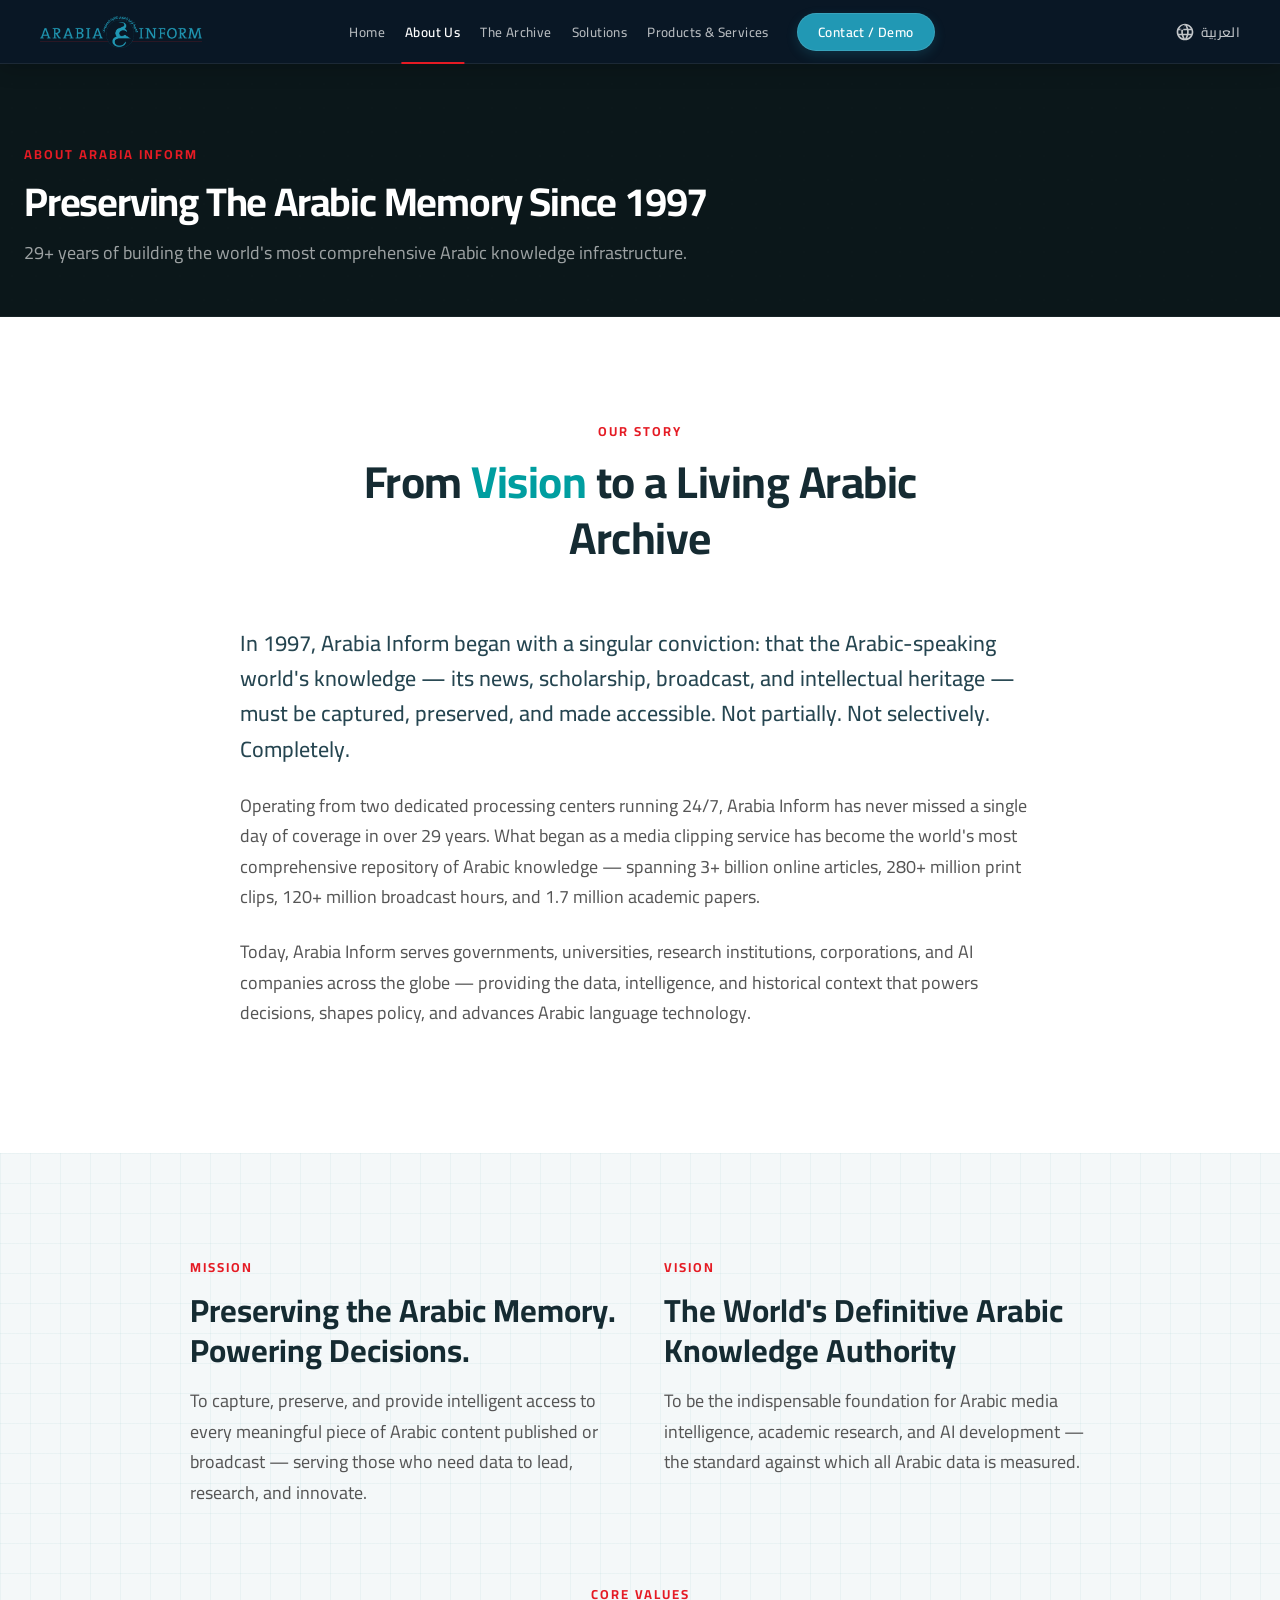
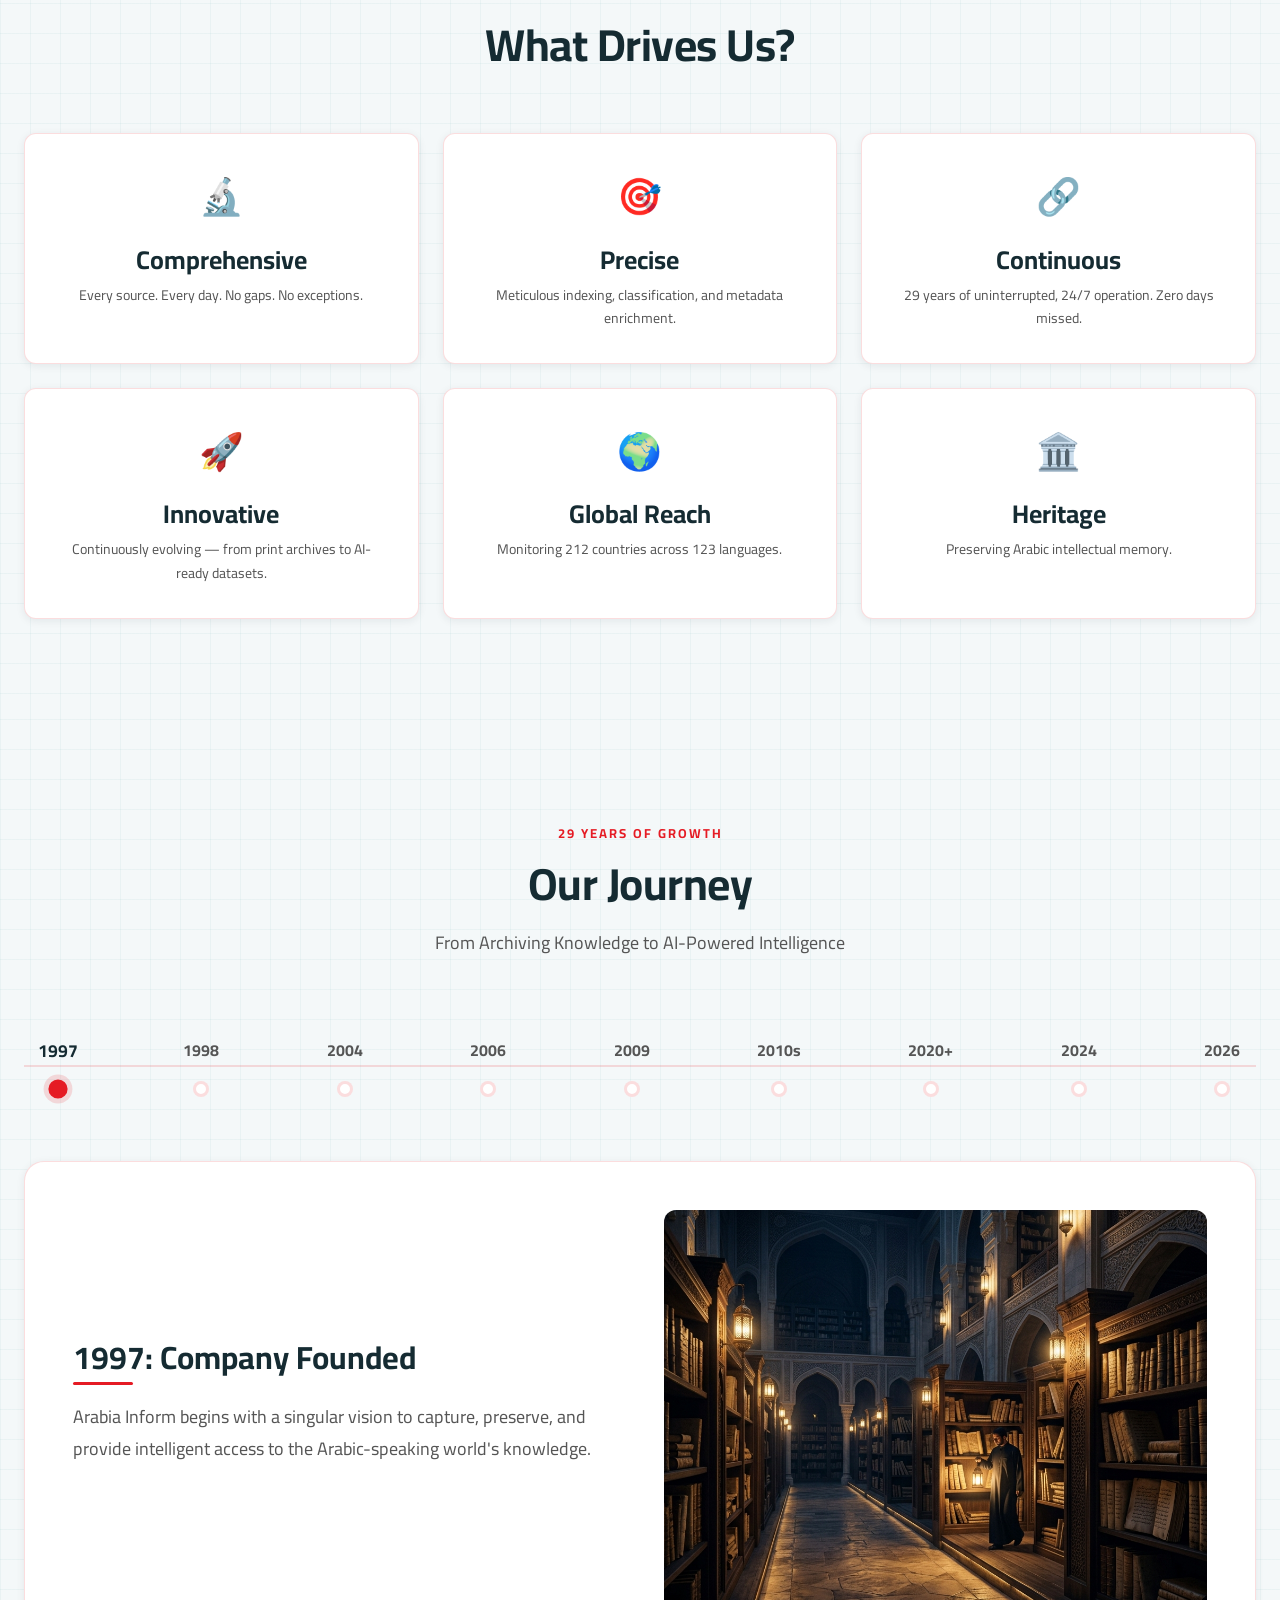
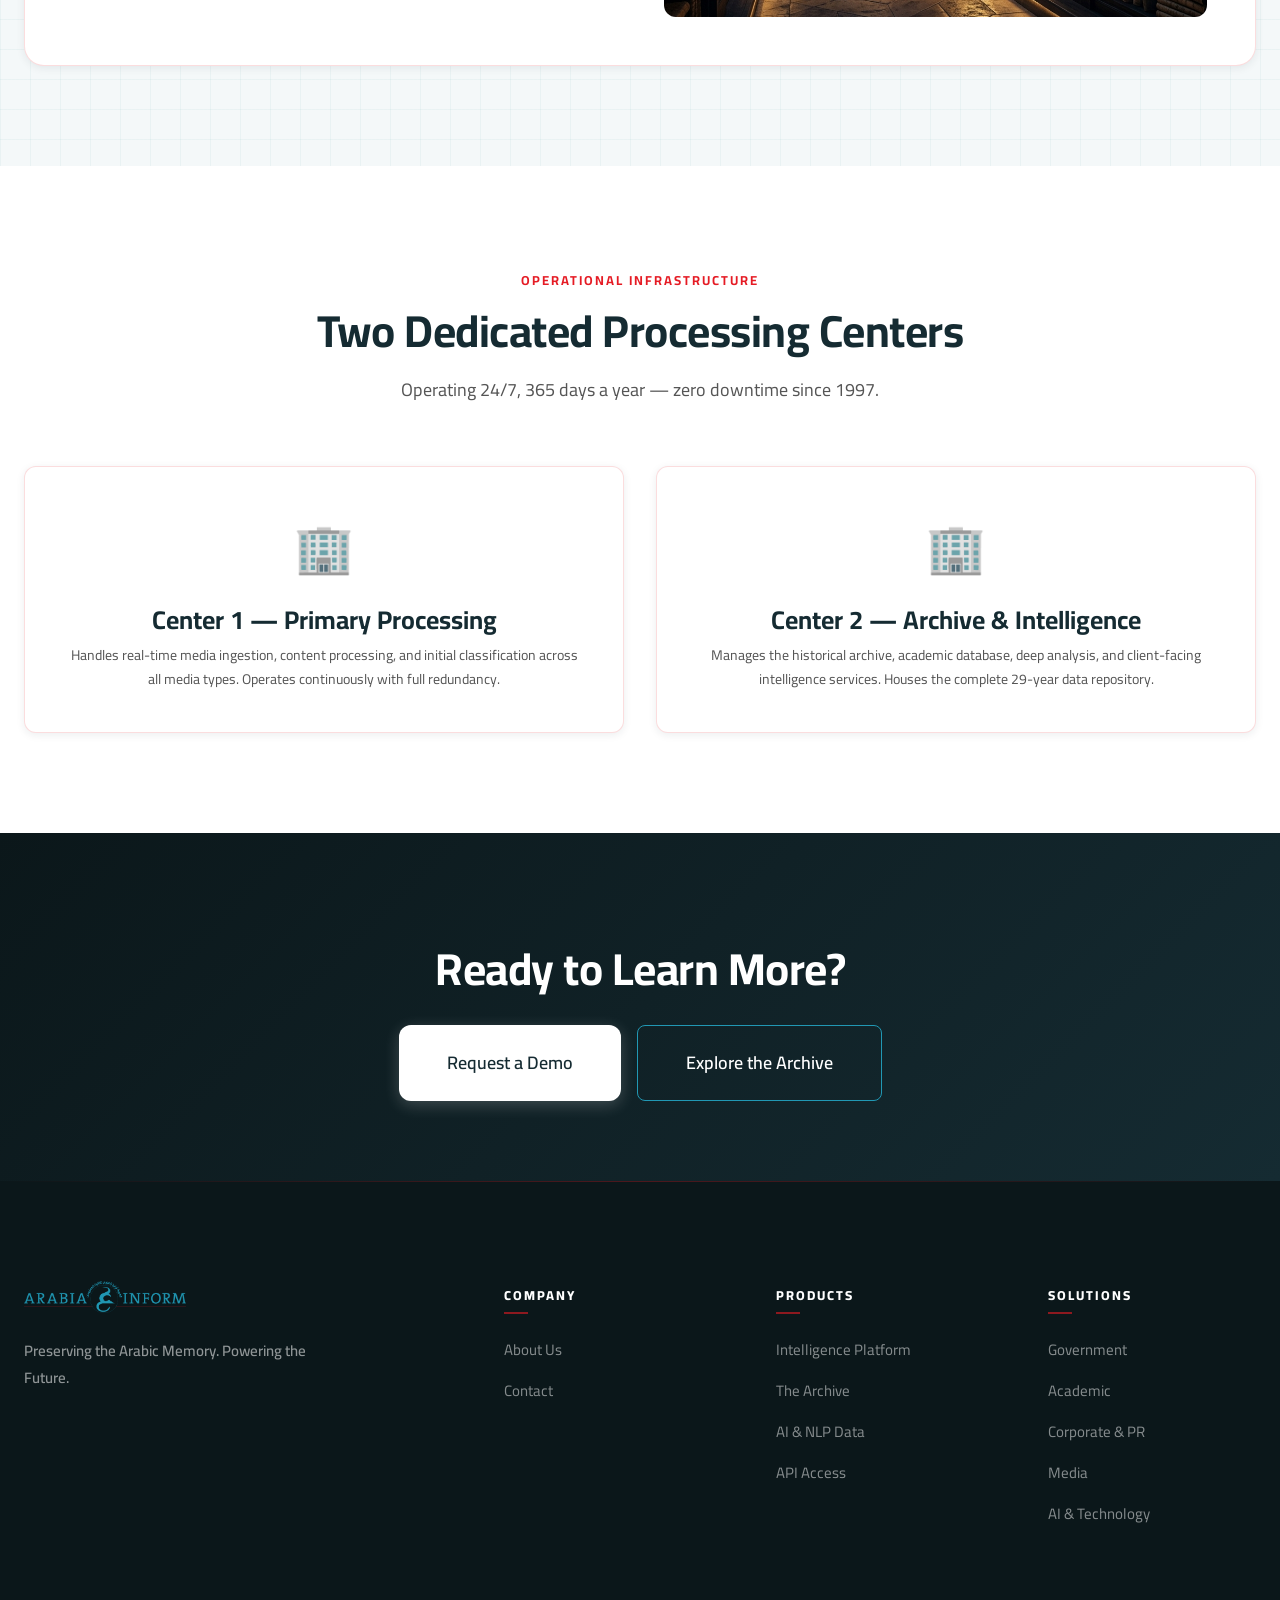
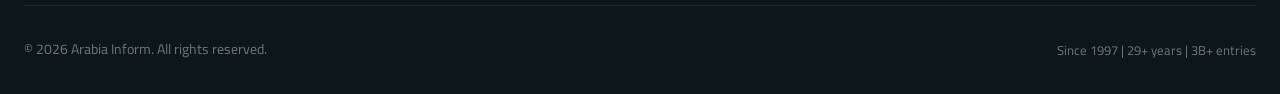
<file: about.html>
<!DOCTYPE html>
<html lang="en" dir="ltr">

<head>
    <meta charset="UTF-8">
    <meta name="viewport" content="width=device-width, initial-scale=1.0">
    <title>About Us — Arabia Inform</title>
    <meta name="description"
        content="Founded in 1997, Arabia Inform has spent 29+ years building and maintaining the world's most comprehensive archive of Arabic knowledge.">
    <link rel="stylesheet" href="css/styles.css?v=8.0">

      <!-- Social Media & Open Graph Tags -->
  <meta property="og:type" content="website">
  <meta property="og:url" content="https://arabiainform.com/">
  <meta property="og:title" content="Arabia Inform — The Arabic Memory Since 1997">
  <meta property="og:description" content="The world’s most continuous indexed archive of Arabic sources.">
  <meta property="og:image" content="https://arabiainform.com/images/logo.png">
  
  <!-- Twitter -->
  <meta property="twitter:card" content="summary_large_image">
  <meta property="twitter:url" content="https://arabiainform.com/">
  <meta property="twitter:title" content="Arabia Inform — The Arabic Memory Since 1997">
  <meta property="twitter:description" content="The world’s most continuous indexed archive of Arabic sources.">
  <meta property="twitter:image" content="https://arabiainform.com/images/logo.png">

  <!-- Favicon -->
    <link rel="icon" type="image/png" href="images/favicon.png">
</head>

<body>
    <!-- Institutional Header -->
    <header class="header-wrapper" id="headerWrapper">
        <div class="container">
            <div class="nav-brand">
                <a href="index.html" class="nav-logo"><img src="images/logo.png" alt="Arabia Inform" height="50"></a>
            </div>
            <div class="nav-menu" id="navMenu">
                <a href="index.html" class="nav-link">Home</a>

                
                <a href="about.html" class="nav-link">About Us</a>

                
                <a href="archive.html" class="nav-link">The Archive</a>
                <a href="solutions.html" class="nav-link">Solutions</a>
                <a href="products.html" class="nav-link">Products & Services</a>
                <a href="contact.html" class="nav-link">Contact / Demo</a>
            </div>
            <div class="nav-actions">
                <button class="lang-toggle" onclick="switchLanguage('ar')" aria-label="العربية">
                    <svg viewBox="0 0 24 24">
                        <path
                            d="M11.99 2C6.47 2 2 6.48 2 12s4.47 10 9.99 10C17.52 22 22 17.52 22 12S17.52 2 11.99 2zm6.93 6h-2.95c-.32-1.25-.78-2.45-1.38-3.56 1.84.63 3.37 1.91 4.33 3.56zM12 4.04c.83 1.2 1.48 2.53 1.91 3.96h-3.82c.43-1.43 1.08-2.76 1.91-3.96zM4.26 14C4.1 13.36 4 12.69 4 12s.1-1.36.26-2h3.38c-.08.66-.14 1.32-.14 2s.06 1.34.14 2H4.26zm.82 2h2.95c.32 1.25.78 2.45 1.38 3.56-1.84-.63-3.37-1.9-4.33-3.56zm2.95-8H5.08c1.39-2.39 3.8-4 6.54-4.59-.81 1.76-1.44 3.73-1.68 5.76H5.08zM12 19.96c-.83-1.2-1.48-2.53-1.91-3.96h3.82c-.43 1.43-1.08 2.76-1.91 3.96zM14.34 14H9.66c-.09-.66-.16-1.32-.16-2s.07-1.35.16-2h4.68c.09.65.16 1.32.16 2s-.07 1.34-.16 2zm.25 5.56c.6-1.11 1.06-2.31 1.38-3.56h2.95c-.96 1.65-2.49 2.93-4.33 3.56zM16.36 14c.08-.66.14-1.32.14-2s-.06-1.34-.14-2h3.38c.16.64.26 1.31.26 2s-.1 1.36-.26 2h-3.38z" />
                    </svg>
                    العربية
                </button>
                <button class="nav-hamburger" id="navHamburger"
                    aria-label="Menu"><span></span><span></span><span></span></button>
            </div>
        </div>
    </header>

    <!-- Page Header -->
    <section class="page-header">
        <div class="container">
            <span class="section-label">About Arabia Inform</span>
            <h1>Preserving The Arabic Memory Since 1997</h1>
            <p>29+ years of building the world's most comprehensive Arabic knowledge infrastructure.</p>
        </div>
    </section>

    <!-- Our Story -->
    <section class="section" id="story">
        <div class="container">
            <div class="section-header reveal">
                <span class="section-label">Our Story</span>
                <h2>From <span style="color: #009ea0">Vision</span> to a Living Arabic Archive</h2>
            </div>
            <div style="max-width:800px;margin:0 auto;">
                <p class="lead reveal">In 1997, Arabia Inform began with a singular conviction: that the Arabic-speaking
                    world's knowledge — its news, scholarship, broadcast, and intellectual heritage — must be captured,
                    preserved, and made accessible. Not partially. Not selectively. Completely.</p>
                <p class="reveal">Operating from two dedicated processing centers running 24/7, Arabia Inform has never
                    missed a single day of coverage in over 29 years. What began as a media clipping service has become
                    the world's most comprehensive repository of Arabic knowledge — spanning 3+ billion online articles,
                    280+ million print clips, 120+ million broadcast hours, and 1.7 million academic papers.</p>
                <p class="reveal">Today, Arabia Inform serves governments, universities, research institutions,
                    corporations, and AI companies across the globe — providing the data, intelligence, and historical
                    context that powers decisions, shapes policy, and advances Arabic language technology.</p>
            </div>
        </div>
    </section>

    <!-- <span style="color: #009ea0">Mission</span>, Vision, Values -->
    <section class="section section-light" id="mission">
        <div class="container">
            <div style="display:grid;grid-template-columns:1fr 1fr;gap:48px;max-width:900px;margin:0 auto 48px;">
                <div class="reveal">
                    <span class="section-label">Mission</span>
                    <h3>Preserving the Arabic Memory. Powering Decisions.</h3>
                    <p>To capture, preserve, and provide intelligent access to every meaningful piece of Arabic content
                        published or broadcast — serving those who need data to lead, research, and innovate.</p>
                </div>
                <div class="reveal">
                    <span class="section-label">Vision</span>
                    <h3>The World's Definitive Arabic Knowledge Authority</h3>
                    <p>To be the indispensable foundation for Arabic media intelligence, academic research, and AI
                        development — the standard against which all Arabic data is measured.</p>
                </div>
            </div>

            <div class="section-header reveal">
                <span class="section-label">Core Values</span>
                <h2>What Drives Us?</h2>
            </div>
            <div class="values-grid">
                <div class="value-card reveal">
                    <div class="value-icon">🔬</div>
                    <h4>Comprehensive</h4>
                    <p>Every source. Every day. No gaps. No exceptions.</p>
                </div>
                <div class="value-card reveal">
                    <div class="value-icon">🎯</div>
                    <h4>Precise</h4>
                    <p>Meticulous indexing, classification, and metadata enrichment.</p>
                </div>
                <div class="value-card reveal">
                    <div class="value-icon">🔗</div>
                    <h4>Continuous</h4>
                    <p>29 years of uninterrupted, 24/7 operation. Zero days missed.</p>
                </div>
                <div class="value-card reveal">
                    <div class="value-icon">🚀</div>
                    <h4>Innovative</h4>
                    <p>Continuously evolving — from print archives to AI-ready datasets.</p>
                </div>
                <div class="value-card reveal">
                    <div class="value-icon">🌍</div>
                    <h4>Global Reach</h4>
                    <p>Monitoring 212 countries across 123 languages.</p>
                </div>
                <div class="value-card reveal">
                    <div class="value-icon">🏛️</div>
                    <h4>Heritage</h4>
                    <p>Preserving Arabic intellectual memory.</p>
                </div>
            </div>
        </div>
    </section>

    <!-- Interactive Timeline -->
    <section class="section section-light" id="timeline">
        <div class="container">
            <div class="section-header reveal">
                <span class="section-label text-gold">29 Years of Growth</span>
                <h2>Our Journey</h2>
                <p>From Archiving Knowledge to AI-Powered Intelligence</p>
            </div>
            
            <div class="timeline-interactive-container reveal">
                <!-- Timeline Nav (Horizontal) -->
                <div class="timeline-nav-wrapper">
                    <div class="timeline-connecting-line"></div>
                    <div class="timeline-nav">
                        <!-- 1997 -->
                        <button class="timeline-node active" data-year="1997">
                            <span class="node-year">1997</span>
                            <div class="node-point"></div>
                        </button>
                        <!-- 1998 -->
                        <button class="timeline-node" data-year="1998">
                            <span class="node-year">1998</span>
                            <div class="node-point"></div>
                        </button>
                        <!-- 2004 -->
                        <button class="timeline-node" data-year="2004">
                            <span class="node-year">2004</span>
                            <div class="node-point"></div>
                        </button>
                        <!-- 2006 -->
                        <button class="timeline-node" data-year="2006">
                            <span class="node-year">2006</span>
                            <div class="node-point"></div>
                        </button>
                        <!-- 2009 -->
                        <button class="timeline-node" data-year="2009">
                            <span class="node-year">2009</span>
                            <div class="node-point"></div>
                        </button>
                        <!-- 2010s -->
                        <button class="timeline-node" data-year="2010s">
                            <span class="node-year">2010s</span>
                            <div class="node-point"></div>
                        </button>
                        <!-- 2020+ -->
                        <button class="timeline-node" data-year="2020p">
                            <span class="node-year">2020+</span>
                            <div class="node-point"></div>
                        </button>
                        <!-- 2024 -->
                        <button class="timeline-node" data-year="2024">
                            <span class="node-year">2024</span>
                            <div class="node-point"></div>
                        </button>
                        <!-- 2026 -->
                        <button class="timeline-node" data-year="2026">
                            <span class="node-year">2026</span>
                            <div class="node-point"></div>
                        </button>
                    </div>
                </div>

                <!-- Timeline Content Display -->
                <div class="timeline-content-display">
                    <!-- 1997 Content -->
                    <div class="timeline-panel active" id="panel-1997">
                        <div class="panel-inner">
                            <div class="panel-text">
                                <h3>1997: Company Founded</h3>
                                <p>Arabia Inform begins with a singular vision to capture, preserve, and provide intelligent access to the Arabic-speaking world's knowledge.</p>
                            </div>
                            <div class="panel-visual">
                                <div class="visual-placeholder">
                                    <img src="images/timeline/timeline_1997.png" alt="1997" style="width: 100%; height: 100%; object-fit: cover; border-radius: inherit;">
                                </div>
                            </div>
                        </div>
                    </div>
                    <!-- 1998 Content -->
                    <div class="timeline-panel" id="panel-1998">
                        <div class="panel-inner">
                            <div class="panel-text">
                                <h3>1998: Operations Begin</h3>
                                <p>The first print media archive is successfully launched, establishing the foundation of daily continuous coverage without missing a single beat.</p>
                            </div>
                            <div class="panel-visual">
                                <div class="visual-placeholder">
                                    <img src="images/timeline/timeline_1998.png" alt="1998" style="width: 100%; height: 100%; object-fit: cover; border-radius: inherit;">
                                </div>
                            </div>
                        </div>
                    </div>
                    <!-- 2004 Content -->
                    <div class="timeline-panel" id="panel-2004">
                        <div class="panel-inner">
                            <div class="panel-text">
                                <h3>2004: Online Archive Begins</h3>
                                <p>As digital media rapidly expands, Arabia Inform begins comprehensive web content monitoring to adapt to modern publishing landscapes.</p>
                            </div>
                            <div class="panel-visual">
                                <div class="visual-placeholder">
                                    <img src="images/timeline/timeline_2004.png" alt="2004" style="width: 100%; height: 100%; object-fit: cover; border-radius: inherit;">
                                </div>
                            </div>
                        </div>
                    </div>
                    <!-- 2006 Content -->
                    <div class="timeline-panel" id="panel-2006">
                        <div class="panel-inner">
                            <div class="panel-text">
                                <h3>2006: Broadcast Archive</h3>
                                <p>Integration of television and radio monitoring introduces real-time logging, analysis, and archiving of spoken Arabic words across channels.</p>
                            </div>
                            <div class="panel-visual">
                                <div class="visual-placeholder">
                                    <img src="images/timeline/timeline_2006.png" alt="2006" style="width: 100%; height: 100%; object-fit: cover; border-radius: inherit;">
                                </div>
                            </div>
                        </div>
                    </div>
                    <!-- 2009 Content -->
                    <div class="timeline-panel" id="panel-2009">
                        <div class="panel-inner">
                            <div class="panel-text">
                                <h3>2009: YouTube Integration</h3>
                                <p>Responding to the rise of independent media and user-generated content, video insights and YouTube archiving are formalized into the system.</p>
                            </div>
                            <div class="panel-visual">
                                <div class="visual-placeholder">
                                    <img src="images/timeline/timeline_2009.png" alt="2009" style="width: 100%; height: 100%; object-fit: cover; border-radius: inherit;">
                                </div>
                            </div>
                        </div>
                    </div>
                    <!-- 2010s Content -->
                    <div class="timeline-panel" id="panel-2010s">
                        <div class="panel-inner">
                            <div class="panel-text">
                                <h3>2010s: Academic Expansion</h3>
                                <p>Massive incorporation of research papers, dissertations, and intellectual history transforms the archive into an academic engine.</p>
                            </div>
                            <div class="panel-visual">
                                <div class="visual-placeholder">
                                    <img src="images/timeline/timeline_2010.png" alt="2010s" style="width: 100%; height: 100%; object-fit: cover; border-radius: inherit;">
                                </div>
                            </div>
                        </div>
                    </div>
                    <!-- 2020+ Content -->
                    <div class="timeline-panel" id="panel-2020p">
                        <div class="panel-inner">
                            <div class="panel-text">
                                <h3>2020+: AI Readiness</h3>
                                <p>Advanced NLP datasets and high-speed API infrastructure position Arabia Inform as the leading backbone for Arabic Artificial Intelligence training.</p>
                            </div>
                            <div class="panel-visual">
                                <div class="visual-placeholder">
                                    <img src="images/timeline/timeline_2020.png" alt="2020p" style="width: 100%; height: 100%; object-fit: cover; border-radius: inherit;">
                                </div>
                            </div>
                        </div>
                    </div>
                    <!-- 2024 Content -->
                    <div class="timeline-panel" id="panel-2024">
                        <div class="panel-inner">
                            <div class="panel-text">
                                <h3>2024: 3+ Billion Articles</h3>
                                <p>A historic scale milestone is achieved as the database crosses 3 billion indexed, cleaned, and searchable Arabic sources.</p>
                            </div>
                            <div class="panel-visual">
                                <div class="visual-placeholder">
                                    <img src="images/timeline/timeline_2024.png" alt="2024" style="width: 100%; height: 100%; object-fit: cover; border-radius: inherit;">
                                </div>
                            </div>
                        </div>
                    </div>
                    <!-- 2026 Content -->
                    <div class="timeline-panel" id="panel-2026">
                        <div class="panel-inner">
                            <div class="panel-text">
                                <h3>2026: Arabia Inform Today</h3>
                                <p>Undisputedly the largest Arabic archive in existence. We continuously curate the present to preserve the future of the Arab world.</p>
                            </div>
                            <div class="panel-visual">
                                <div class="visual-placeholder">
                                    <img src="images/timeline/timeline_2026.png" alt="2026" style="width: 100%; height: 100%; object-fit: cover; border-radius: inherit;">
                                </div>
                            </div>
                        </div>
                    </div>
                    
                </div>
            </div>
        </div>
    </section>

    <!-- Two Centers -->
    <section class="section" id="centers">
        <div class="container">
            <div class="section-header reveal">
                <span class="section-label">Operational Infrastructure</span>
                <h2>Two Dedicated Processing Centers</h2>
                <p>Operating 24/7, 365 days a year — zero downtime since 1997.</p>
            </div>
            <div class="centers-grid">
                <div class="center-card reveal">
                    <div class="center-icon">🏢</div>
                    <h4>Center 1 — Primary Processing</h4>
                    <p>Handles real-time media ingestion, content processing, and initial classification across all
                        media types. Operates continuously with full redundancy.</p>
                </div>
                <div class="center-card reveal">
                    <div class="center-icon">🏢</div>
                    <h4>Center 2 — Archive & Intelligence</h4>
                    <p>Manages the historical archive, academic database, deep analysis, and client-facing intelligence
                        services. Houses the complete 29-year data repository.</p>
                </div>
            </div>
        </div>
    </section>

    <!-- CTA -->
    <section class="cta-band">
        <div class="container reveal">
            <h2>
                <h2 data-ai-editable="true" spellcheck="false" data-original-text="Ready to Learn More?" class="edited"
                    style="color: rgb(255, 255, 255); cursor: text !important; position: relative !important; background-image: initial !important; background-position: initial !important; background-size: initial !important; background-repeat: initial !important; background-attachment: initial !important; background-origin: initial !important; background-clip: initial !important;">
                    Ready to Learn More?</h2>
            </h2>
            <div class="cta-buttons">
                <a href="contact.html" class="btn btn-gold btn-lg">Request a Demo</a>
                <a href="archive.html" class="btn btn-outline-intellectual btn-lg">Explore the Archive</a>
            </div>
        </div>
    </section>

    <!-- Footer -->
    <footer class="footer">
        <div class="container">
            <div class="footer-grid">
                <div class="footer-brand">
                    <a href="index.html" class="nav-logo"><img src="images/logo.png" alt="Arabia Inform"
                            height="50"></a>

                    <p class="footer-brand-line">Preserving the Arabic Memory. Powering the Future.</p>
                </div>
                                                <div>
                    <h4 class="footer-title">Company</h4>
                    <ul class="footer-links">
                        <li><a href="about.html">About Us</a></li>
                        <!-- <li><a href="impact.html">Impact</a></li> -->
                        <li><a href="contact.html">Contact</a></li>
                    </ul>
                </div>
                <div>
                    <h4 class="footer-title">Products</h4>
                    <ul class="footer-links">
                        <li><a href="products.html#platform">Intelligence Platform</a></li>
                        <li><a href="archive.html">The Archive</a></li>
                        <li><a href="products.html#ai">AI & NLP Data</a></li>
                        <li><a href="products.html#api">API Access</a></li>
                    </ul>
                </div>
                <div>
          <h4 class="footer-title">Solutions</h4>
          <ul class="footer-links">
            <li><a href="solutions.html#government">Government</a></li>
            <li><a href="solutions.html#academic">Academic</a></li>
            <li><a href="solutions.html#corporate">Corporate & PR</a></li>
            <li><a href="solutions.html#media">Media</a></li>
            <li><a href="solutions.html#ai">AI & Technology</a></li>
          </ul>
        </div>
            </div>
            <div class="footer-bottom">
                <span>&copy; 2026 Arabia Inform. All rights reserved.</span>
                <div class="footer-stats">
                    <span>Since 1997 | 29+ years | 3B+ entries</span>
                </div>
            </div>
        </div>
    </footer>
    <script src="js/main.js?v=1.7"></script>
</body>

</html>
</file>
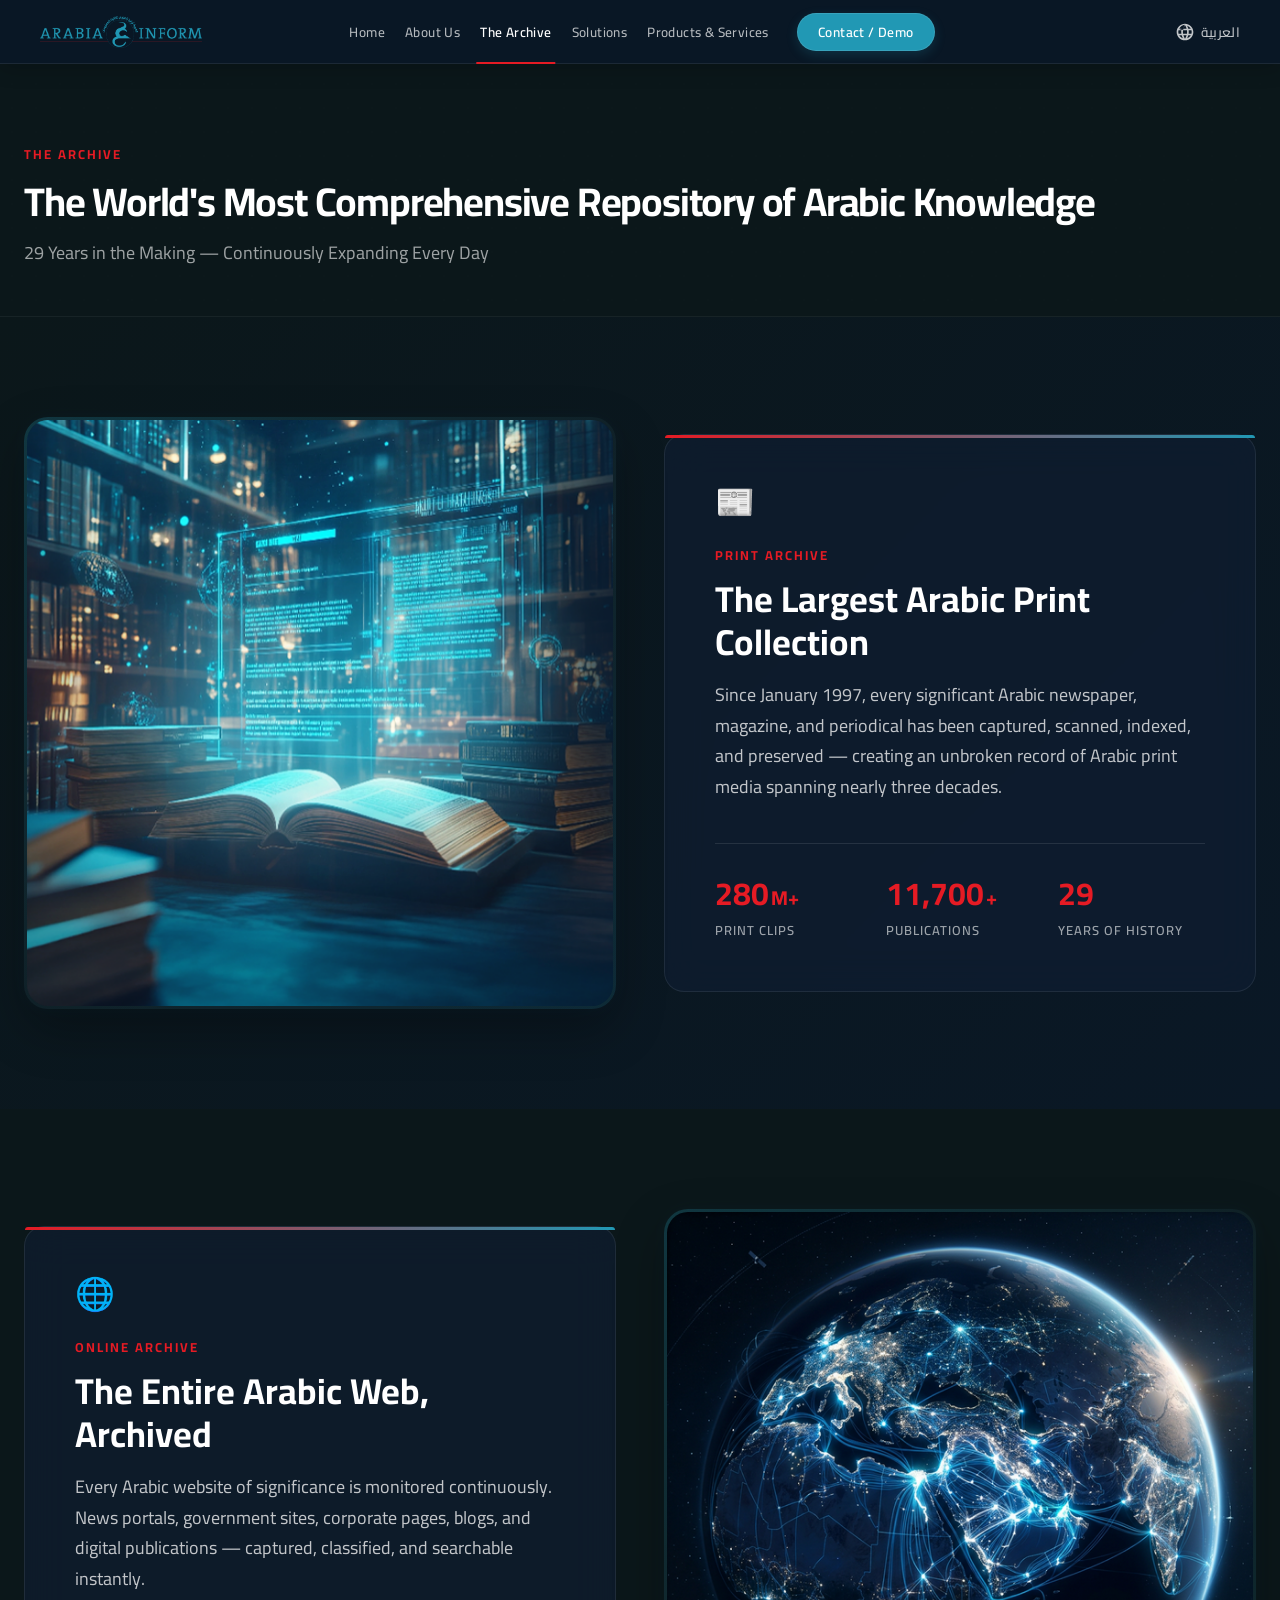
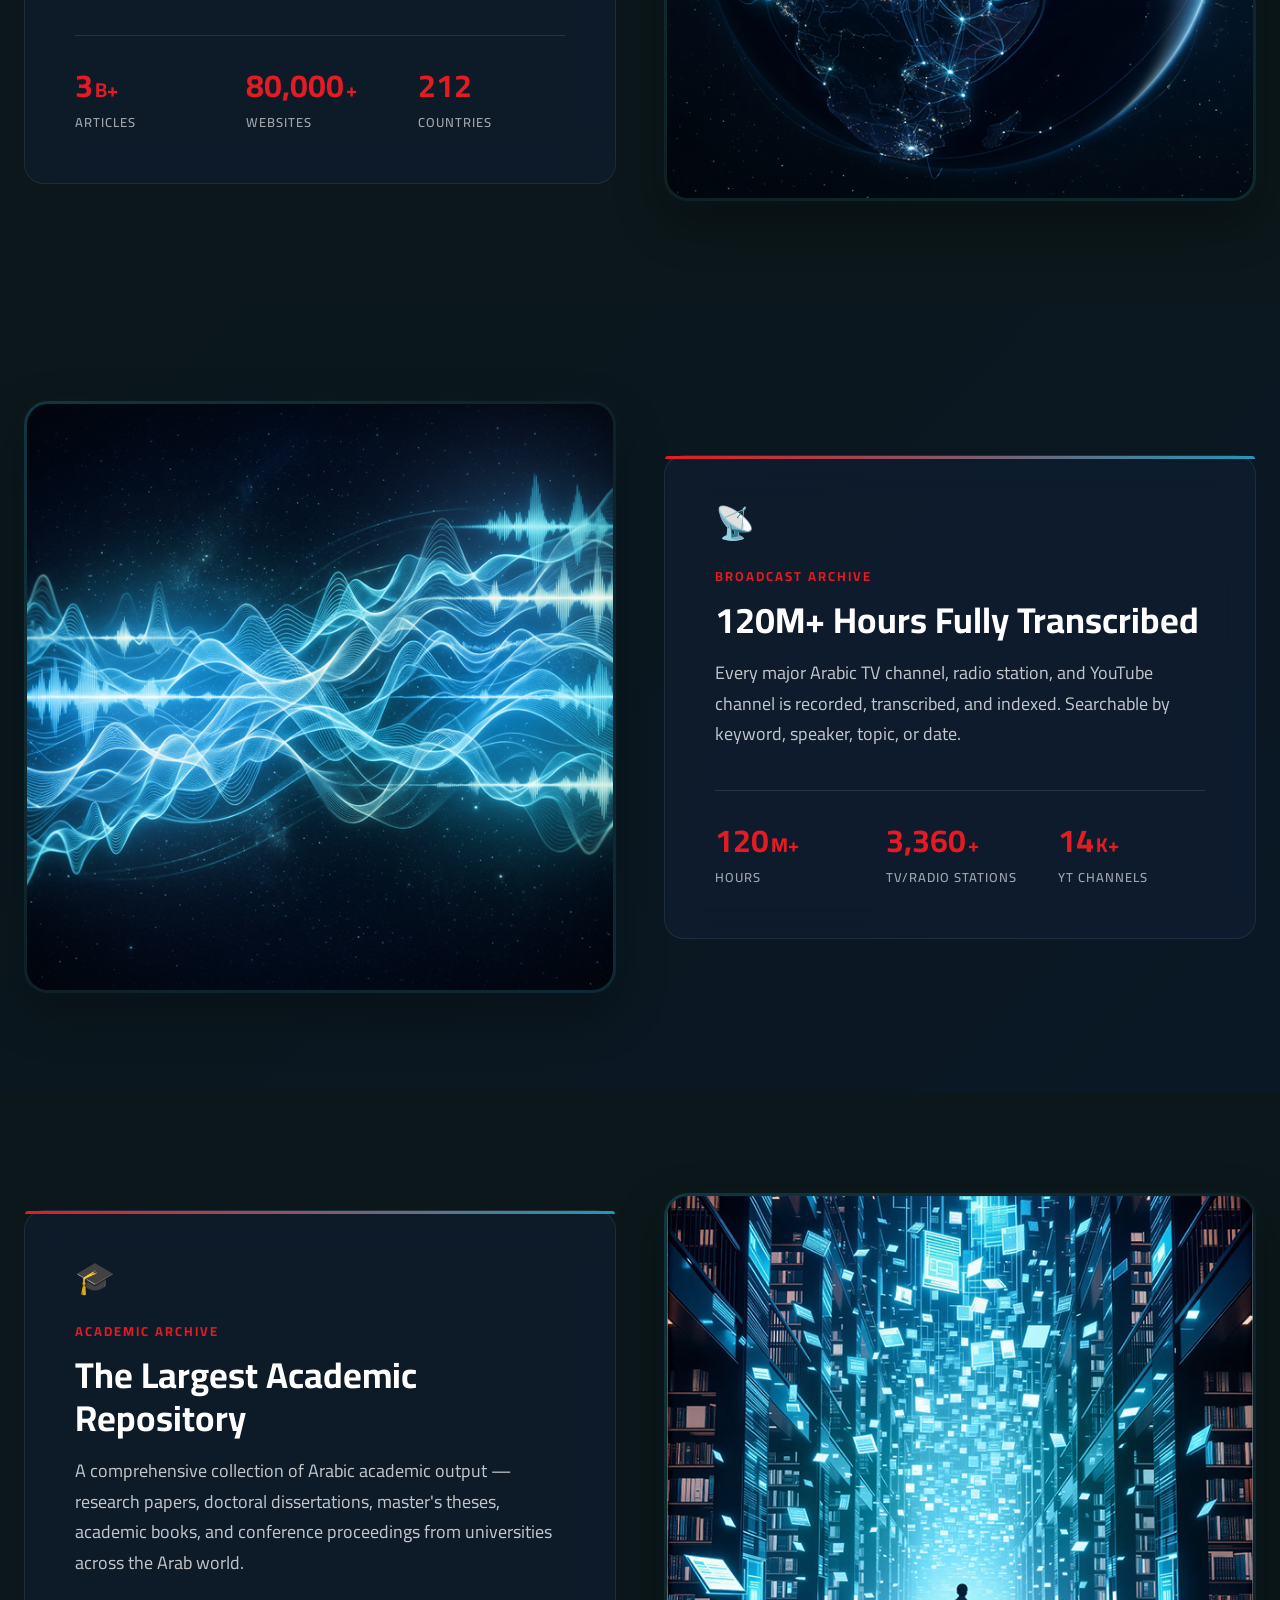
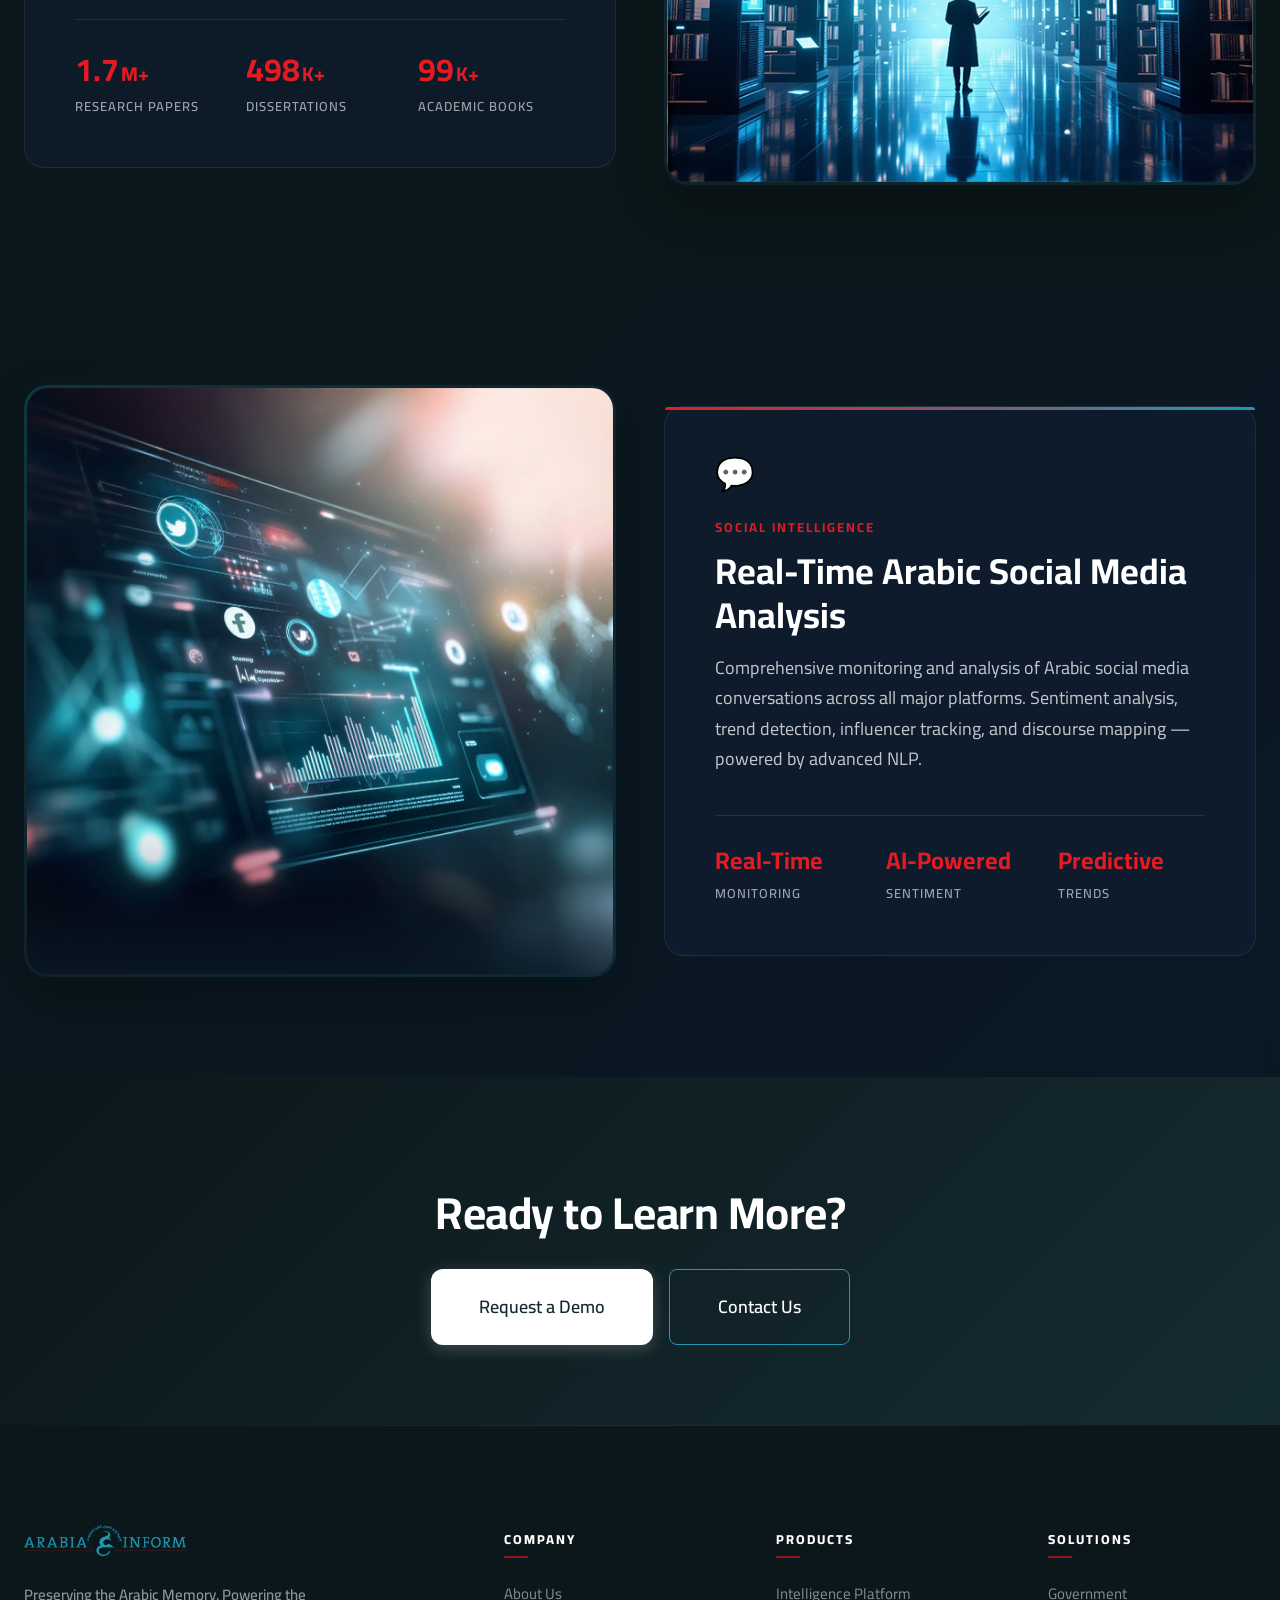
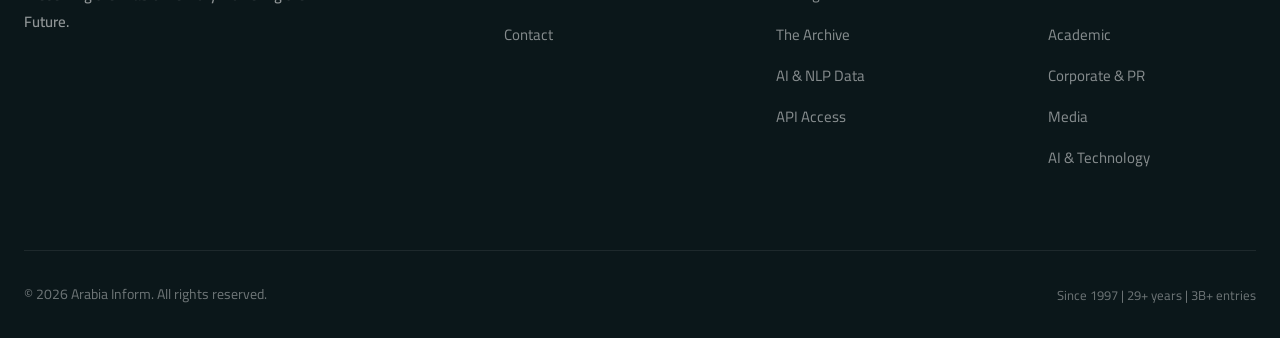
<file: archive.html>
<!DOCTYPE html>
<html lang="en" dir="ltr">

<head>
    <meta charset="UTF-8">
    <meta name="viewport" content="width=device-width, initial-scale=1.0">
    <title>The Archive — Arabia Inform</title>
    <meta name="description"
        content="The World's Most Comprehensive Repository of Structured Arabic Knowledge — 29 Years in the Making. Print, Online, Broadcast, Academic, and Social Media archives.">
    <link rel="stylesheet" href="css/styles.css?v=8.0">

      <!-- Social Media & Open Graph Tags -->
  <meta property="og:type" content="website">
  <meta property="og:url" content="https://arabiainform.com/">
  <meta property="og:title" content="Arabia Inform — The Arabic Memory Since 1997">
  <meta property="og:description" content="The world’s most continuous indexed archive of Arabic sources.">
  <meta property="og:image" content="https://arabiainform.com/images/logo.png">
  
  <!-- Twitter -->
  <meta property="twitter:card" content="summary_large_image">
  <meta property="twitter:url" content="https://arabiainform.com/">
  <meta property="twitter:title" content="Arabia Inform — The Arabic Memory Since 1997">
  <meta property="twitter:description" content="The world’s most continuous indexed archive of Arabic sources.">
  <meta property="twitter:image" content="https://arabiainform.com/images/logo.png">

  <!-- Favicon -->
    <link rel="icon" type="image/png" href="images/favicon.png">
</head>

<body>
    <!-- Institutional Header -->
    <header class="header-wrapper" id="headerWrapper">
        <div class="container">
            <div class="nav-brand">
                <a href="index.html" class="nav-logo"><img src="images/logo.png" alt="Arabia Inform" height="50"></a>
            </div>
            <div class="nav-menu" id="navMenu">
                <a href="index.html" class="nav-link">Home</a>

                
                <a href="about.html" class="nav-link">About Us</a>

                
                <a href="archive.html" class="nav-link">The Archive</a>
                <a href="solutions.html" class="nav-link">Solutions</a>
                <a href="products.html" class="nav-link">Products & Services</a>
                <a href="contact.html" class="nav-link">Contact / Demo</a>
            </div>
            <div class="nav-actions">
                <button class="lang-toggle" onclick="switchLanguage('ar')" aria-label="العربية">
                    <svg viewBox="0 0 24 24">
                        <path
                            d="M11.99 2C6.47 2 2 6.48 2 12s4.47 10 9.99 10C17.52 22 22 17.52 22 12S17.52 2 11.99 2zm6.93 6h-2.95c-.32-1.25-.78-2.45-1.38-3.56 1.84.63 3.37 1.91 4.33 3.56zM12 4.04c.83 1.2 1.48 2.53 1.91 3.96h-3.82c.43-1.43 1.08-2.76 1.91-3.96zM4.26 14C4.1 13.36 4 12.69 4 12s.1-1.36.26-2h3.38c-.08.66-.14 1.32-.14 2s.06 1.34.14 2H4.26zm.82 2h2.95c.32 1.25.78 2.45 1.38 3.56-1.84-.63-3.37-1.9-4.33-3.56zm2.95-8H5.08c1.39-2.39 3.8-4 6.54-4.59-.81 1.76-1.44 3.73-1.68 5.76H5.08zM12 19.96c-.83-1.2-1.48-2.53-1.91-3.96h3.82c-.43 1.43-1.08 2.76-1.91 3.96zM14.34 14H9.66c-.09-.66-.16-1.32-.16-2s.07-1.35.16-2h4.68c.09.65.16 1.32.16 2s-.07 1.34-.16 2zm.25 5.56c.6-1.11 1.06-2.31 1.38-3.56h2.95c-.96 1.65-2.49 2.93-4.33 3.56zM16.36 14c.08-.66.14-1.32.14-2s-.06-1.34-.14-2h3.38c.16.64.26 1.31.26 2s-.1 1.36-.26 2h-3.38z" />
                    </svg>
                    العربية
                </button>
                <button class="nav-hamburger" id="navHamburger"
                    aria-label="Menu"><span></span><span></span><span></span></button>
            </div>
        </div>
    </header>

    <section class="page-header">
        <div class="container">
            <span class="section-label">The Archive</span>
            <h1>The World's Most Comprehensive Repository of Arabic Knowledge</h1>
            <p>29 Years in the Making — Continuously Expanding Every Day</p>
        </div>
    </section>

    <!-- Global Archive Thread -->
    <div class="archive-thread"></div>

    <!-- Print Archive -->
    <section class="archive-showcase-section" id="print">
        <div class="container">
            <div class="archive-showcase-grid reveal">
                <!-- Text Content -->
                <div class="archive-content-pane">
                    <div class="archive-glass-card">
                        <div class="archive-glass-icon">📰</div>
                        <span class="section-label" style="display:inline-block; margin-bottom: 12px;">Print
                            Archive</span>
                        <h3>The Largest Arabic Print Collection</h3>
                        <p>Since January 1997, every significant Arabic newspaper, magazine, and periodical has been
                            captured, scanned, indexed, and preserved — creating an unbroken record of Arabic print
                            media spanning nearly three decades.</p>

                        <div class="archive-stats-grid">
                            <div class="archive-stat-box">
                                <div class="archive-stat-value"><span data-counter="280">0</span><span
                                        class="suffix">M+</span></div>
                                <span class="archive-stat-label">Print Clips</span>
                            </div>
                            <div class="archive-stat-box">
                                <div class="archive-stat-value"><span data-counter="11700">0</span><span
                                        class="suffix">+</span></div>
                                <span class="archive-stat-label">Publications</span>
                            </div>
                            <div class="archive-stat-box">
                                <div class="archive-stat-value"><span data-counter="29">0</span></div>
                                <span class="archive-stat-label">Years of History</span>
                            </div>
                        </div>
                    </div>
                </div>
                <!-- Visual Content -->
                <div class="archive-visual-pane">
                    <img src="images/The%20Largest%20Arabic%20Print%20Collection.png" alt="Print Archive Visualization">
                </div>
            </div>
        </div>
    </section>

    <!-- Online Archive -->
    <section class="archive-showcase-section" id="online">
        <div class="container">
            <div class="archive-showcase-grid reveal">
                <!-- Text Content -->
                <div class="archive-content-pane">
                    <div class="archive-glass-card">
                        <div class="archive-glass-icon">🌐</div>
                        <span class="section-label" style="display:inline-block; margin-bottom: 12px;">Online
                            Archive</span>
                        <h3>The Entire Arabic Web, Archived</h3>
                        <p>Every Arabic website of significance is monitored continuously. News portals, government
                            sites, corporate pages, blogs, and digital publications — captured, classified, and
                            searchable instantly.</p>

                        <div class="archive-stats-grid">
                            <div class="archive-stat-box">
                                <div class="archive-stat-value"><span data-counter="3">0</span><span
                                        class="suffix">B+</span></div>
                                <span class="archive-stat-label">Articles</span>
                            </div>
                            <div class="archive-stat-box">
                                <div class="archive-stat-value"><span data-counter="80000">0</span><span
                                        class="suffix">+</span></div>
                                <span class="archive-stat-label">Websites</span>
                            </div>
                            <div class="archive-stat-box">
                                <div class="archive-stat-value"><span data-counter="212">0</span></div>
                                <span class="archive-stat-label">Countries</span>
                            </div>
                        </div>
                    </div>
                </div>
                <!-- Visual Content -->
                <div class="archive-visual-pane">
                    <img src="images/The%20Entire%20Arabic%20Web%2C%20Archived.png" alt="Online Archive Visualization">
                </div>
            </div>
        </div>
    </section>

    <!-- Broadcast Archive -->
    <section class="archive-showcase-section" id="broadcast">
        <div class="container">
            <div class="archive-showcase-grid reveal">
                <!-- Text Content -->
                <div class="archive-content-pane">
                    <div class="archive-glass-card">
                        <div class="archive-glass-icon">📡</div>
                        <span class="section-label" style="display:inline-block; margin-bottom: 12px;">Broadcast
                            Archive</span>
                        <h3>120M+ Hours Fully Transcribed</h3>
                        <p>Every major Arabic TV channel, radio station, and YouTube channel is recorded,
                            transcribed, and indexed. Searchable by keyword, speaker, topic, or date.</p>

                        <div class="archive-stats-grid">
                            <div class="archive-stat-box">
                                <div class="archive-stat-value"><span data-counter="120">0</span><span
                                        class="suffix">M+</span></div>
                                <span class="archive-stat-label">Hours</span>
                            </div>
                            <div class="archive-stat-box">
                                <div class="archive-stat-value"><span data-counter="3360">0</span><span
                                        class="suffix">+</span></div>
                                <span class="archive-stat-label">TV/Radio Stations</span>
                            </div>
                            <div class="archive-stat-box">
                                <div class="archive-stat-value"><span data-counter="14">0</span><span
                                        class="suffix">K+</span></div>
                                <span class="archive-stat-label">YT Channels</span>
                            </div>
                        </div>
                    </div>
                </div>
                <!-- Visual Content -->
                <div class="archive-visual-pane">
                    <img src="images/120M%2B%20Hours%20Fully%20Transcribed.png" alt="Broadcast Archive Visualization">
                </div>
            </div>
        </div>
    </section>

    <!-- Academic Archive -->
    <section class="archive-showcase-section" id="academic">
        <div class="container">
            <div class="archive-showcase-grid reveal">
                <!-- Text Content -->
                <div class="archive-content-pane">
                    <div class="archive-glass-card">
                        <div class="archive-glass-icon">🎓</div>
                        <span class="section-label" style="display:inline-block; margin-bottom: 12px;">Academic
                            Archive</span>
                        <h3>The Largest Academic Repository</h3>
                        <p>A comprehensive collection of Arabic academic output — research papers, doctoral
                            dissertations, master's theses, academic books, and conference proceedings from
                            universities across the Arab world.</p>

                        <div class="archive-stats-grid">
                            <div class="archive-stat-box">
                                <div class="archive-stat-value"><span data-counter="1.7">0</span><span
                                        class="suffix">M+</span></div>
                                <span class="archive-stat-label">Research Papers</span>
                            </div>
                            <div class="archive-stat-box">
                                <div class="archive-stat-value"><span data-counter="500">0</span><span
                                        class="suffix">K+</span></div>
                                <span class="archive-stat-label">Dissertations</span>
                            </div>
                            <div class="archive-stat-box">
                                <div class="archive-stat-value"><span data-counter="100">0</span><span
                                        class="suffix">K+</span></div>
                                <span class="archive-stat-label">Academic Books</span>
                            </div>
                        </div>
                    </div>
                </div>
                <!-- Visual Content -->
                <div class="archive-visual-pane">
                    <img src="images/The%20Largest%20Academic%20Repository.png" alt="Academic Archive Visualization">
                </div>
            </div>
        </div>
    </section>

    <!-- Social Media -->
    <section class="archive-showcase-section" id="social">
        <div class="container">
            <div class="archive-showcase-grid reveal">
                <!-- Text Content -->
                <div class="archive-content-pane">
                    <div class="archive-glass-card">
                        <div class="archive-glass-icon">💬</div>
                        <span class="section-label" style="display:inline-block; margin-bottom: 12px;">Social
                            Intelligence</span>
                        <h3>Real-Time Arabic Social Media Analysis</h3>
                        <p>Comprehensive monitoring and analysis of Arabic social media conversations across all
                            major platforms. Sentiment analysis, trend detection, influencer tracking, and discourse
                            mapping — powered by advanced NLP.</p>

                        <div class="archive-stats-grid">
                            <div class="archive-stat-box">
                                <div class="archive-stat-value" style="font-size: 24px; white-space: nowrap;">Real-Time
                                </div>
                                <span class="archive-stat-label">Monitoring</span>
                            </div>
                            <div class="archive-stat-box">
                                <div class="archive-stat-value" style="font-size: 24px; white-space: nowrap;">AI-Powered
                                </div>
                                <span class="archive-stat-label">Sentiment</span>
                            </div>
                            <div class="archive-stat-box">
                                <div class="archive-stat-value" style="font-size: 24px; white-space: nowrap;">Predictive
                                </div>
                                <span class="archive-stat-label">Trends</span>
                            </div>
                        </div>
                    </div>
                </div>
                <!-- Visual Content -->
                <div class="archive-visual-pane">
                    <img src="images/Real-Time%20Arabic%20Social%20Media%20Analysis.png" alt="Social Media Visualization">
                </div>
            </div>
        </div>
    </section>

    <section class="cta-band">
        <div class="container reveal">
            <h2>
                <h2 data-ai-editable="true" spellcheck="false" data-original-text="Ready to Learn More?" class="edited"
                    style="color: rgb(255, 255, 255); cursor: text !important; position: relative !important; background-image: initial !important; background-position: initial !important; background-size: initial !important; background-repeat: initial !important; background-attachment: initial !important; background-origin: initial !important; background-clip: initial !important;">
                    Ready to Learn More?</h2>
            </h2>
            <div class="cta-buttons"><a href="contact.html" class="btn btn-gold btn-lg">Request a Demo</a><a
                    href="contact.html" class="btn btn-outline-intellectual btn-lg">Contact Us</a></div>
        </div>
    </section>

    <footer class="footer">
        <div class="container">
            <div class="footer-grid">
                <div class="footer-brand"><a href="index.html" class="nav-logo"><img src="images/logo.png"
                            alt="Arabia Inform" height="50"></a>

                    <p class="footer-brand-line">Preserving the Arabic Memory. Powering the Future.</p>
                </div>
                                                <div>
                    <h4 class="footer-title">Company</h4>
                    <ul class="footer-links">
                        <li><a href="about.html">About Us</a></li>
                        <!-- <li><a href="impact.html">Impact</a></li> -->
                        <li><a href="contact.html">Contact</a></li>
                    </ul>
                </div>
                <div>
                    <h4 class="footer-title">Products</h4>
                    <ul class="footer-links">
                        <li><a href="products.html#platform">Intelligence Platform</a></li>
                        <li><a href="archive.html">The Archive</a></li>
                        <li><a href="products.html#ai">AI & NLP Data</a></li>
                        <li><a href="products.html#api">API Access</a></li>
                    </ul>
                </div>
                <div>
          <h4 class="footer-title">Solutions</h4>
          <ul class="footer-links">
            <li><a href="solutions.html#government">Government</a></li>
            <li><a href="solutions.html#academic">Academic</a></li>
            <li><a href="solutions.html#corporate">Corporate & PR</a></li>
            <li><a href="solutions.html#media">Media</a></li>
            <li><a href="solutions.html#ai">AI & Technology</a></li>
          </ul>
        </div>
            </div>
            <div class="footer-bottom">
                <span>&copy; 2026 Arabia Inform. All rights reserved.</span>
                <div class="footer-stats">
                    <span>Since 1997 | 29+ years | 3B+ entries</span>
                </div>
            </div>
        </div>
    </footer>
    <script src="js/main.js?v=1.7"></script>
</body>

</html>
</file>
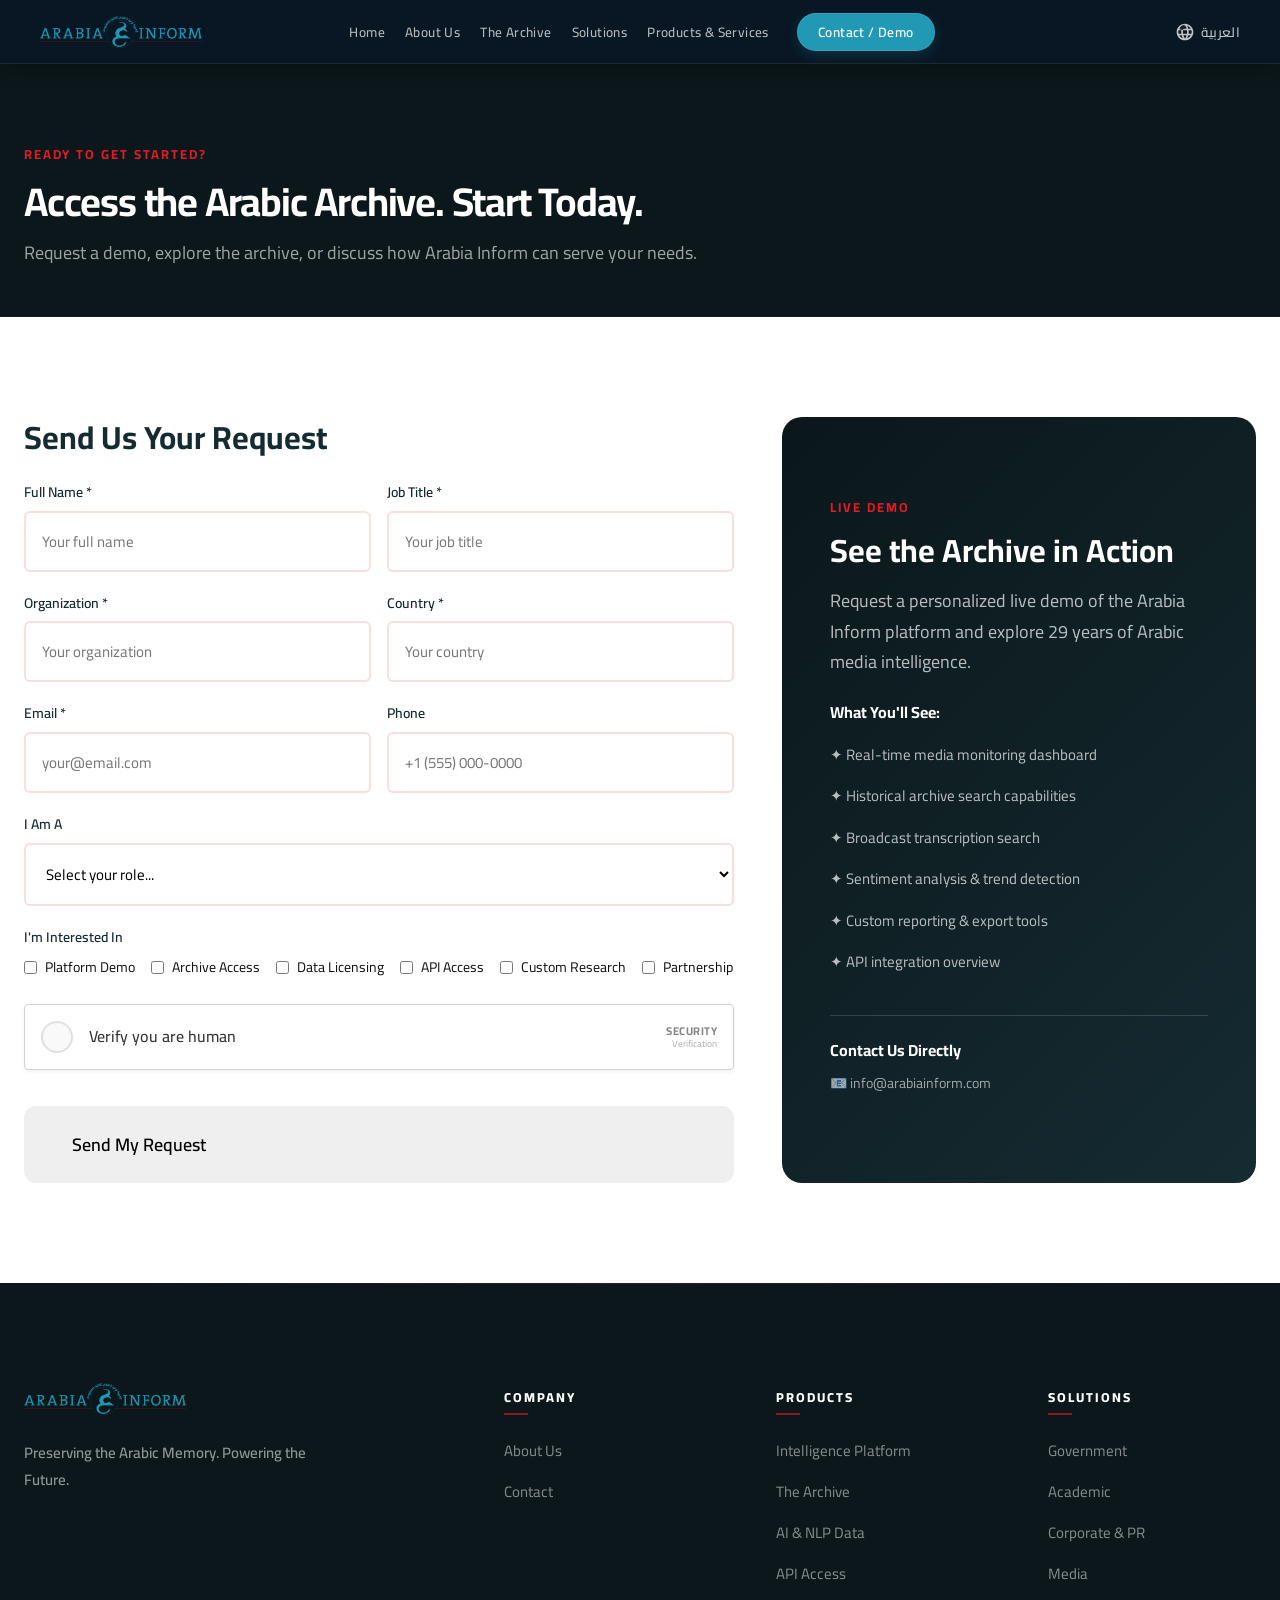
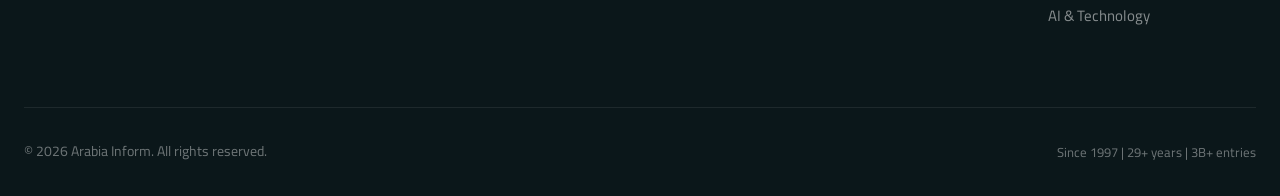
<file: contact.html>
<!DOCTYPE html>
<html lang="en" dir="ltr">

<head>
    <meta charset="UTF-8">
    <meta name="viewport" content="width=device-width, initial-scale=1.0">
    <title>Contact & Demo — Arabia Inform</title>
    <meta name="description"
        content="Access the Arabic Memory. Request a demo, contact our team, or explore partnership opportunities with Arabia Inform.">
    <link rel="stylesheet" href="css/styles.css?v=8.0">

      <!-- Social Media & Open Graph Tags -->
  <meta property="og:type" content="website">
  <meta property="og:url" content="https://arabiainform.com/">
  <meta property="og:title" content="Arabia Inform — The Arabic Memory Since 1997">
  <meta property="og:description" content="The world’s most continuous indexed archive of Arabic sources.">
  <meta property="og:image" content="https://arabiainform.com/images/logo.png">
  
  <!-- Twitter -->
  <meta property="twitter:card" content="summary_large_image">
  <meta property="twitter:url" content="https://arabiainform.com/">
  <meta property="twitter:title" content="Arabia Inform — The Arabic Memory Since 1997">
  <meta property="twitter:description" content="The world’s most continuous indexed archive of Arabic sources.">
  <meta property="twitter:image" content="https://arabiainform.com/images/logo.png">

  <!-- Favicon -->
    <link rel="icon" type="image/png" href="images/favicon.png">
</head>

<body>
    <!-- Institutional Header -->
    <header class="header-wrapper" id="headerWrapper">
        <div class="container">
            <div class="nav-brand">
                <a href="index.html" class="nav-logo"><img src="images/logo.png" alt="Arabia Inform" height="50"></a>
            </div>
            <div class="nav-menu" id="navMenu">
                <a href="index.html" class="nav-link">Home</a>

                
                <a href="about.html" class="nav-link">About Us</a>

                
                <a href="archive.html" class="nav-link">The Archive</a>
                <a href="solutions.html" class="nav-link">Solutions</a>
                <a href="products.html" class="nav-link">Products & Services</a>
                <a href="contact.html" class="nav-link">Contact / Demo</a>
            </div>
            <div class="nav-actions">
                <button class="lang-toggle" onclick="switchLanguage('ar')" aria-label="العربية">
                    <svg viewBox="0 0 24 24">
                        <path
                            d="M11.99 2C6.47 2 2 6.48 2 12s4.47 10 9.99 10C17.52 22 22 17.52 22 12S17.52 2 11.99 2zm6.93 6h-2.95c-.32-1.25-.78-2.45-1.38-3.56 1.84.63 3.37 1.91 4.33 3.56zM12 4.04c.83 1.2 1.48 2.53 1.91 3.96h-3.82c.43-1.43 1.08-2.76 1.91-3.96zM4.26 14C4.1 13.36 4 12.69 4 12s.1-1.36.26-2h3.38c-.08.66-.14 1.32-.14 2s.06 1.34.14 2H4.26zm.82 2h2.95c.32 1.25.78 2.45 1.38 3.56-1.84-.63-3.37-1.9-4.33-3.56zm2.95-8H5.08c1.39-2.39 3.8-4 6.54-4.59-.81 1.76-1.44 3.73-1.68 5.76H5.08zM12 19.96c-.83-1.2-1.48-2.53-1.91-3.96h3.82c-.43 1.43-1.08 2.76-1.91 3.96zM14.34 14H9.66c-.09-.66-.16-1.32-.16-2s.07-1.35.16-2h4.68c.09.65.16 1.32.16 2s-.07 1.34-.16 2zm.25 5.56c.6-1.11 1.06-2.31 1.38-3.56h2.95c-.96 1.65-2.49 2.93-4.33 3.56zM16.36 14c.08-.66.14-1.32.14-2s-.06-1.34-.14-2h3.38c.16.64.26 1.31.26 2s-.1 1.36-.26 2h-3.38z" />
                    </svg>
                    العربية
                </button>
                <button class="nav-hamburger" id="navHamburger"
                    aria-label="Menu"><span></span><span></span><span></span></button>
            </div>
        </div>
    </header>

    <section class="page-header">
        <div class="container"><span class="section-label">READY TO GET STARTED?</span>
            <h1>Access the Arabic Archive. Start Today.</h1>
            <p>Request a demo, explore the archive, or discuss how Arabia Inform can serve your needs.</p>
        </div>
    </section>

    <section class="section">
        <div class="container">
            <div class="contact-grid">
                <!-- Form -->
                <div class="reveal">
                    <h3 style="margin-bottom:24px;">Send Us Your Request</h3>
                    <form id="contactForm" action="https://formsubmit.co/jan.diggs@arabiainform.com" method="POST">
                        <input type="hidden" name="_captcha" value="false">
                        <input type="hidden" name="_cc" value="info@arabiainform.com">
                        <input type="hidden" name="_next" value="http://arabiainform.com/contact.html">
                        <div style="display:grid;grid-template-columns:1fr 1fr;gap:16px;">
                            <div class="form-group">
                                <label class="form-label" for="fullName">Full Name *</label>
                                <input class="form-input" type="text" id="fullName" name="fullName" required
                                    placeholder="Your full name">
                            </div>
                            <div class="form-group">
                                <label class="form-label" for="jobTitle">Job Title *</label>
                                <input class="form-input" type="text" id="jobTitle" name="jobTitle" required
                                    placeholder="Your job title">
                            </div>
                        </div>
                        <div style="display:grid;grid-template-columns:1fr 1fr;gap:16px;">
                            <div class="form-group">
                                <label class="form-label" for="organization">Organization *</label>
                                <input class="form-input" type="text" id="organization" name="organization" required
                                    placeholder="Your organization">
                            </div>
                            <div class="form-group">
                                <label class="form-label" for="country">Country *</label>
                                <input class="form-input" type="text" id="country" name="country" required
                                    placeholder="Your country">
                            </div>
                        </div>
                        <div style="display:grid;grid-template-columns:1fr 1fr;gap:16px;">
                            <div class="form-group">
                                <label class="form-label" for="email">Email *</label>
                                <input class="form-input" type="email" id="email" name="email" required
                                    placeholder="your@email.com">
                            </div>
                            <div class="form-group">
                                <label class="form-label" for="phone">Phone</label>
                                <input class="form-input" type="tel" id="phone" name="phone"
                                    placeholder="+1 (555) 000-0000">
                            </div>
                        </div>
                        <div class="form-group">
                            <label class="form-label" for="iama">I Am A</label>
                            <select class="form-select" id="iama" name="iama">
                                <option value="">Select your role...</option>
                                <option value="government">Government / Public Sector Official</option>
                                <option value="academic">Academic Researcher</option>
                                <option value="corporate">Corporate / PR Professional</option>
                                <option value="media">Media Professional</option>
                                <option value="ai">AI / Technology Company</option>
                                <option value="other">Other</option>
                            </select>
                        </div>
                        <div class="form-group">
                            <label class="form-label">I'm Interested In</label>
                            <div class="checkbox-group">
                                <label class="checkbox-label"><input type="checkbox" name="interest" value="demo">
                                    Platform Demo</label>
                                <label class="checkbox-label"><input type="checkbox" name="interest" value="archive">
                                    Archive Access</label>
                                <label class="checkbox-label"><input type="checkbox" name="interest" value="data"> Data
                                    Licensing</label>
                                <label class="checkbox-label"><input type="checkbox" name="interest" value="api"> API
                                    Access</label>
                                <label class="checkbox-label"><input type="checkbox" name="interest" value="research">
                                    Custom Research</label>
                                <label class="checkbox-label"><input type="checkbox" name="interest"
                                        value="partnership"> Partnership</label>
                            </div>
                        </div>
                        <!-- Local Checkbox CAPTCHA (Premium Box Style - No API) -->
                        <div class="form-group captcha-container" 
                             style="margin-top: 24px; padding: 16px; background: #ffffff; border-radius: 4px; border: 1px solid #d1d1d1; display: flex; align-items: center; justify-content: space-between; cursor: pointer; box-shadow: 0 2px 4px rgba(0,0,0,0.05);"
                             onclick="toggleCheckboxCaptcha(this)">
                            <div style="display: flex; align-items: center; gap: 16px;">
                                <div id="captcha-checkbox-circle" style="width: 32px; height: 32px; border: 2px solid #e0e0e0; border-radius: 50%; display: flex; align-items: center; justify-content: center; transition: all 0.3s ease; background: #f9f9f9;">
                                    <span id="captcha-check-mark" style="display: none; color: #ffffff; font-size: 1.1rem; font-weight: bold;">✓</span>
                                </div>
                                <span id="captcha-status-text" style="font-size: 1rem; color: #333333; font-weight: 500;">Verify you are human</span>
                            </div>
                            <div style="text-align: right; line-height: 1.1; opacity: 0.8;">
                                <div style="font-size: 0.7rem; color: #666; font-weight: bold; letter-spacing: 0.5px;">SECURITY</div>
                                <div style="font-size: 0.6rem; color: #999;">Verification</div>
                            </div>
                            <input type="hidden" id="captcha-verified" value="false">
                        </div>

                        <button type="submit" class="btn btn-teal btn-lg" id="submitBtn" style="width:100%; margin-top:16px;">Send My Request</button>
                    </form>
                </div>

                <!-- Demo Panel -->
                <div class="demo-panel reveal">
                    <span class="section-label" style="color:var(--gold);">Live Demo</span>
                    <h3>See the Archive in Action</h3>
                    <p style="margin-bottom:24px;">Request a personalized live demo of the Arabia Inform platform and
                        explore 29 years of Arabic media intelligence.</p>

                    <div style="margin-bottom:32px;">
                        <h4 style="color:var(--white);font-size:16px;margin-bottom:12px;">What You'll See:</h4>
                        <ul style="list-style:none;">
                            <li style="padding:8px 0;color:rgba(255,255,255,0.7);font-size:15px;">✦ Real-time media
                                monitoring dashboard</li>
                            <li style="padding:8px 0;color:rgba(255,255,255,0.7);font-size:15px;">✦ Historical archive
                                search capabilities</li>
                            <li style="padding:8px 0;color:rgba(255,255,255,0.7);font-size:15px;">✦ Broadcast
                                transcription search</li>
                            <li style="padding:8px 0;color:rgba(255,255,255,0.7);font-size:15px;">✦ Sentiment analysis &
                                trend detection</li>
                            <li style="padding:8px 0;color:rgba(255,255,255,0.7);font-size:15px;">✦ Custom reporting &
                                export tools</li>
                            <li style="padding:8px 0;color:rgba(255,255,255,0.7);font-size:15px;">✦ API integration
                                overview</li>
                        </ul>
                    </div>

                    <div style="border-top:1px solid rgba(255,255,255,0.15);padding-top:24px;">
                        <h4 style="color:var(--white);font-size:16px;margin-bottom:12px;">Contact Us Directly</h4>
                        <p style="font-size:14px;color:rgba(255,255,255,0.6);margin-bottom:8px;">📧
                            info@arabiainform.com</p>

                    </div>
                </div>
            </div>
        </div>
    </section>

    <footer class="footer">
        <div class="container">
            <div class="footer-grid">
                <div class="footer-brand"><a href="index.html" class="nav-logo"><img src="images/logo.png"
                            alt="Arabia Inform" height="50"></a>

                    <p class="footer-brand-line">Preserving the Arabic Memory. Powering the Future.</p>
                </div>
                                                <div>
                    <h4 class="footer-title">Company</h4>
                    <ul class="footer-links">
                        <li><a href="about.html">About Us</a></li>
                        <!-- <li><a href="impact.html">Impact</a></li> -->
                        <li><a href="contact.html">Contact</a></li>
                    </ul>
                </div>
                <div>
                    <h4 class="footer-title">Products</h4>
                    <ul class="footer-links">
                        <li><a href="products.html#platform">Intelligence Platform</a></li>
                        <li><a href="archive.html">The Archive</a></li>
                        <li><a href="products.html#ai">AI & NLP Data</a></li>
                        <li><a href="products.html#api">API Access</a></li>
                    </ul>
                </div>
                <div>
          <h4 class="footer-title">Solutions</h4>
          <ul class="footer-links">
            <li><a href="solutions.html#government">Government</a></li>
            <li><a href="solutions.html#academic">Academic</a></li>
            <li><a href="solutions.html#corporate">Corporate & PR</a></li>
            <li><a href="solutions.html#media">Media</a></li>
            <li><a href="solutions.html#ai">AI & Technology</a></li>
          </ul>
        </div>
            </div>
            <div class="footer-bottom">
                <span>&copy; 2026 Arabia Inform. All rights reserved.</span>
                <div class="footer-stats">
                    <span>Since 1997 | 29+ years | 3B+ entries</span>
                </div>
            </div>
        </div>
    </footer>
    <script src="js/main.js?v=1.7"></script>
</body>

</html>
</file>
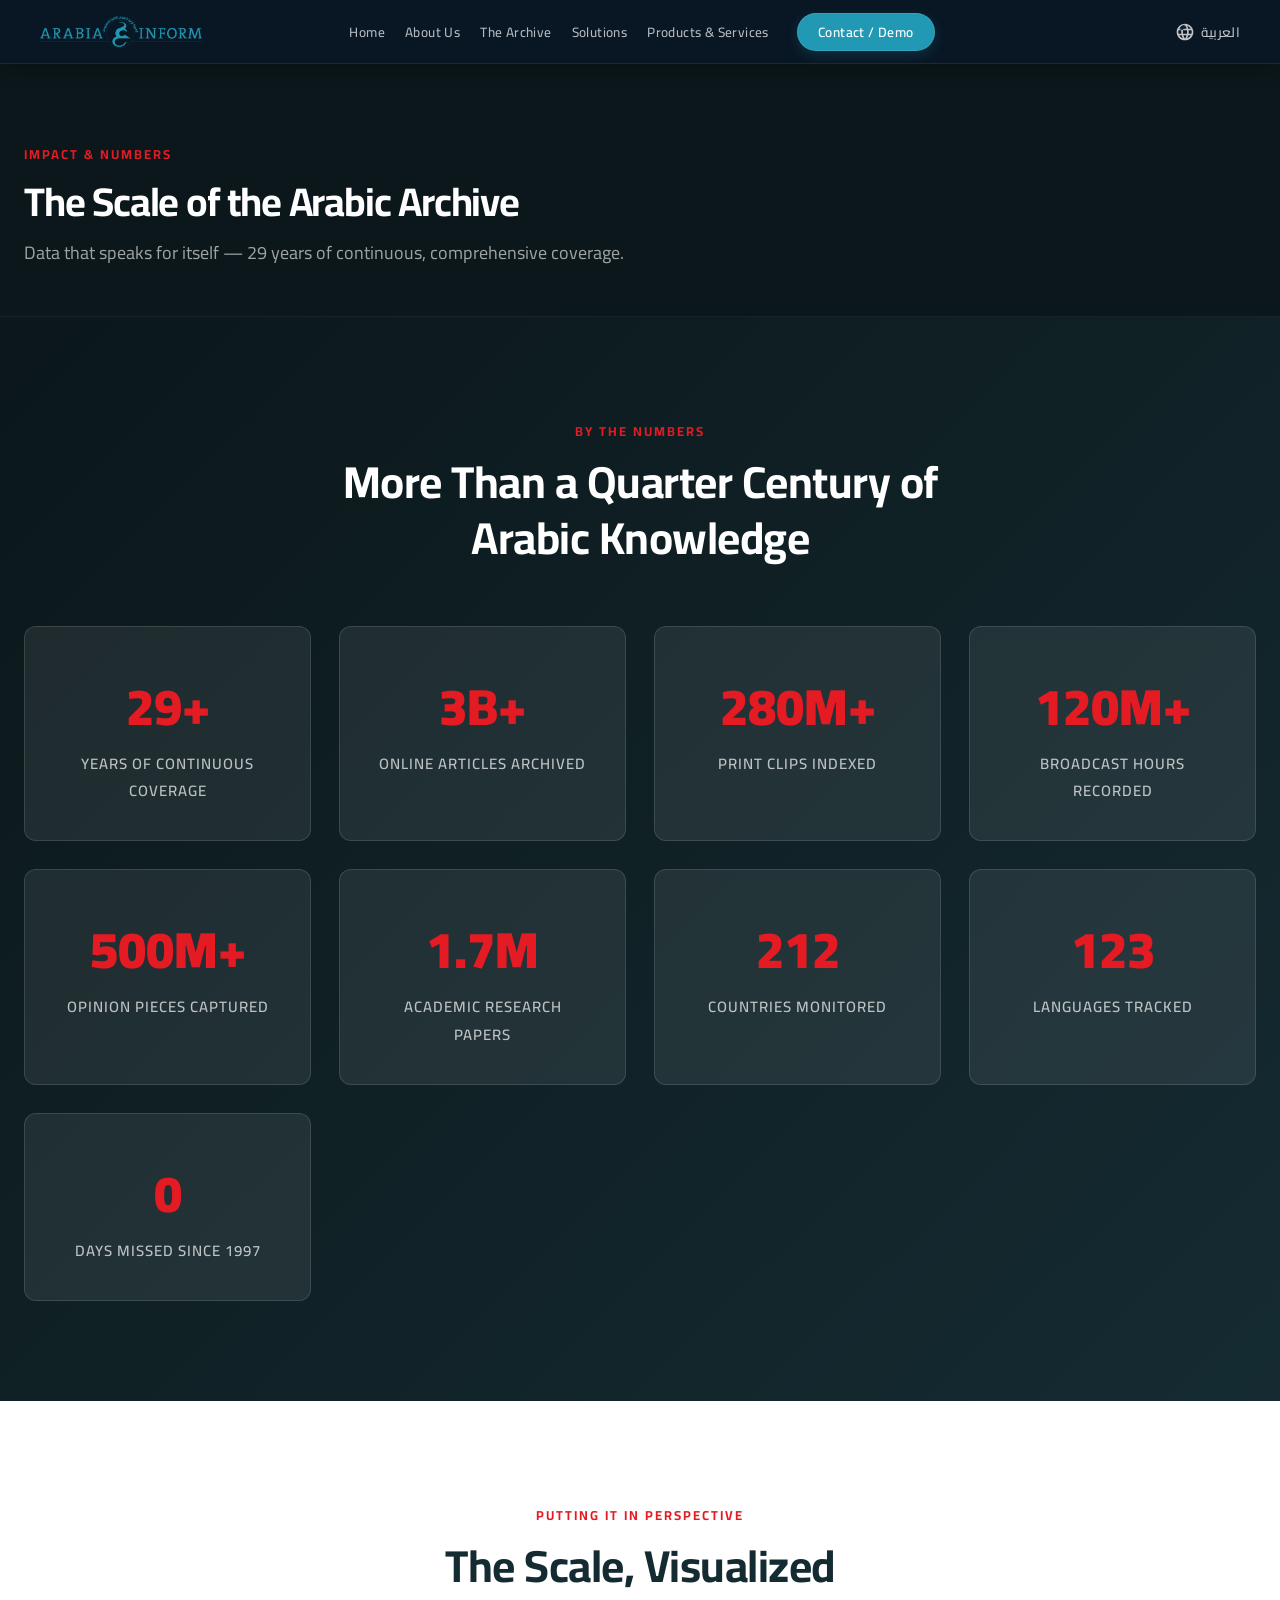
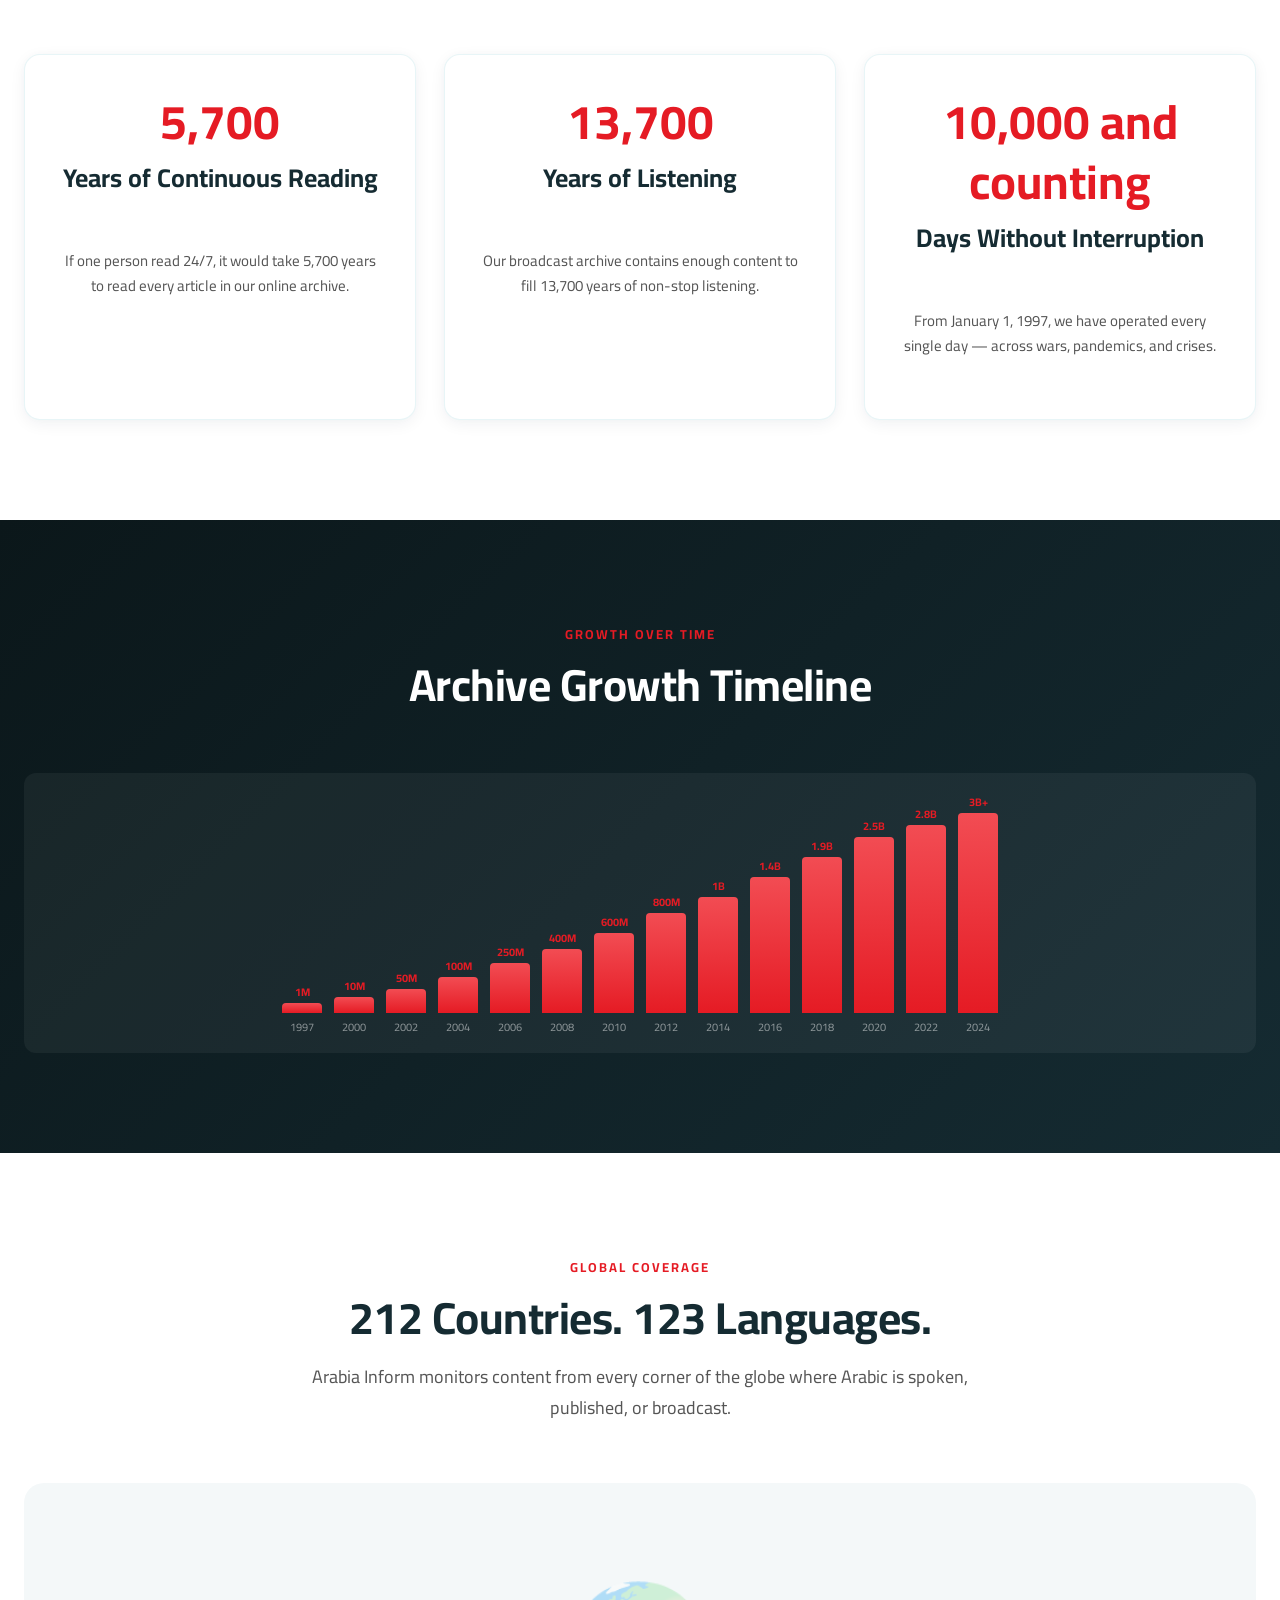
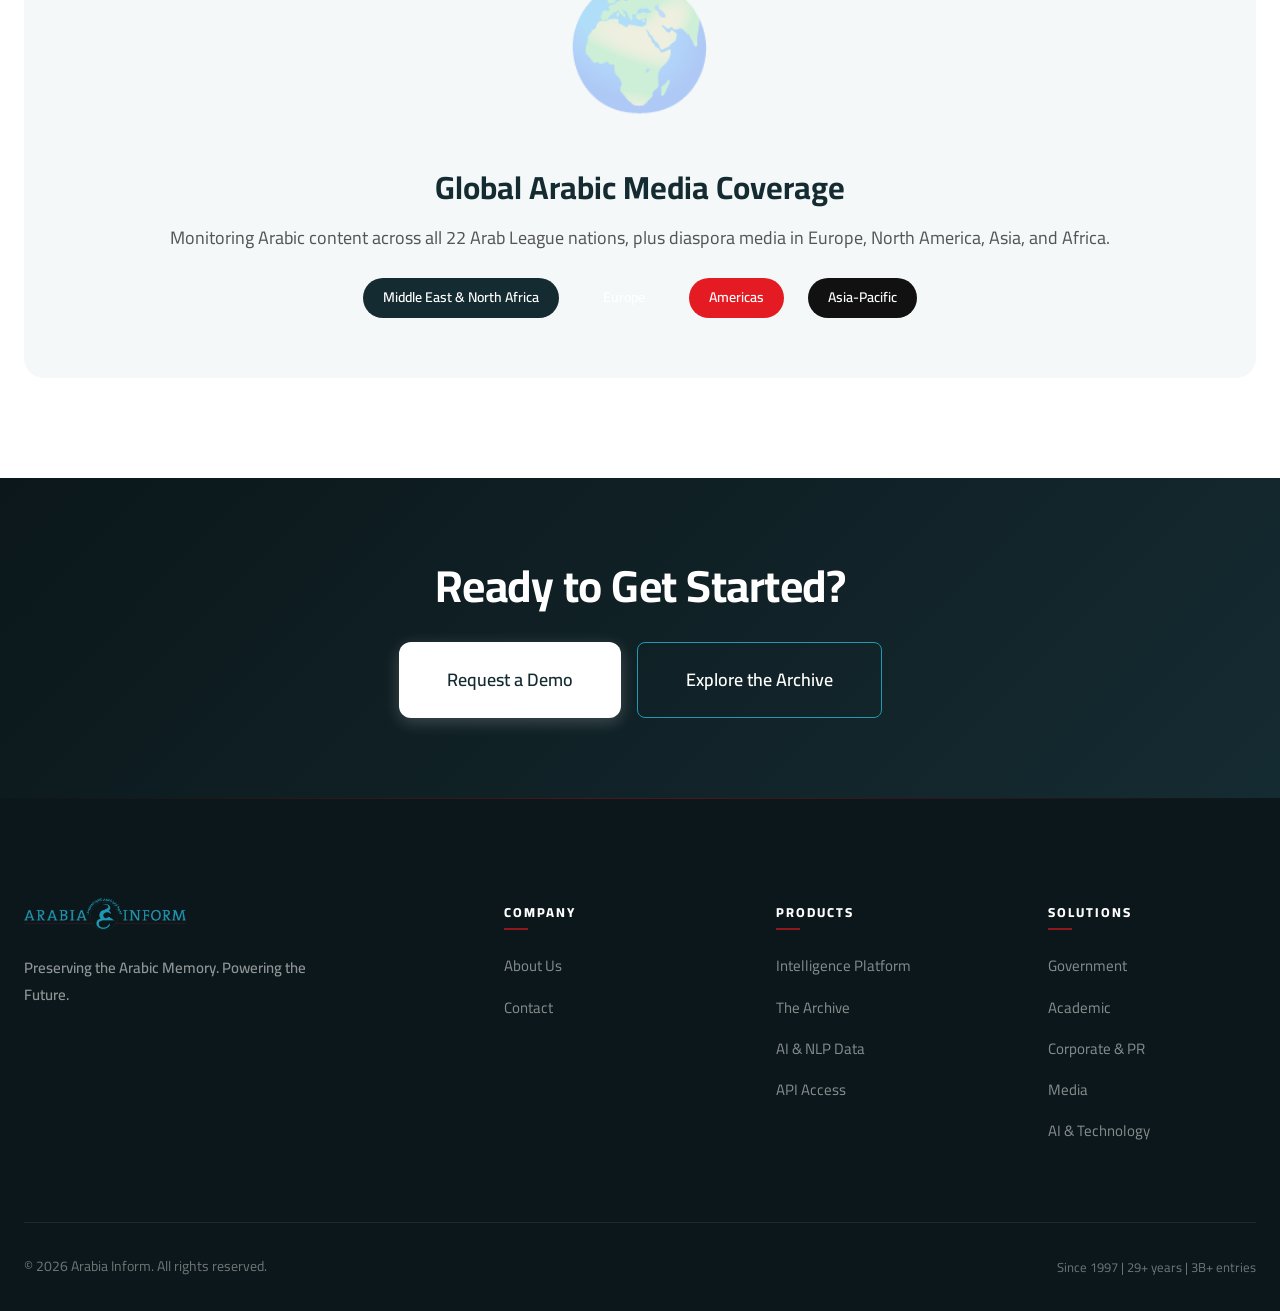
<file: impact.html>
<!DOCTYPE html>
<html lang="en" dir="ltr">

<head>
    <meta charset="UTF-8">
    <meta name="viewport" content="width=device-width, initial-scale=1.0">
    <title>Impact & Numbers — Arabia Inform</title>
    <meta name="description"
        content="29+ years, 3+ billion articles, 280M+ print clips, 120M+ broadcast hours — the scale of Arabia Inform's Arabic archive.">
    <link rel="stylesheet" href="css/styles.css?v=8.0">

      <!-- Social Media & Open Graph Tags -->
  <meta property="og:type" content="website">
  <meta property="og:url" content="https://arabiainform.com/">
  <meta property="og:title" content="Arabia Inform — The Arabic Memory Since 1997">
  <meta property="og:description" content="The world’s most continuous indexed archive of Arabic sources.">
  <meta property="og:image" content="https://arabiainform.com/images/logo.png">
  
  <!-- Twitter -->
  <meta property="twitter:card" content="summary_large_image">
  <meta property="twitter:url" content="https://arabiainform.com/">
  <meta property="twitter:title" content="Arabia Inform — The Arabic Memory Since 1997">
  <meta property="twitter:description" content="The world’s most continuous indexed archive of Arabic sources.">
  <meta property="twitter:image" content="https://arabiainform.com/images/logo.png">

  <!-- Favicon -->
    <link rel="icon" type="image/png" href="images/favicon.png">
</head>

<body>
  <!-- Institutional Header -->
  <header class="header-wrapper" id="headerWrapper">
    <div class="container">
      <div class="nav-brand">
        <a href="index.html" class="nav-logo"><img src="images/logo.png" alt="Arabia Inform" height="50"></a>
      </div>
      <div class="nav-menu" id="navMenu">
        <a href="index.html" class="nav-link">Home</a>
        
        
                <a href="about.html" class="nav-link">About Us</a>

        
                <a href="archive.html" class="nav-link">The Archive</a>
        <a href="solutions.html" class="nav-link">Solutions</a>
        <a href="products.html" class="nav-link">Products & Services</a>
        <a href="contact.html" class="nav-link">Contact / Demo</a>
      </div>
      <div class="nav-actions">
        <button class="lang-toggle" onclick="switchLanguage('ar')" aria-label="العربية">
          <svg viewBox="0 0 24 24"><path d="M11.99 2C6.47 2 2 6.48 2 12s4.47 10 9.99 10C17.52 22 22 17.52 22 12S17.52 2 11.99 2zm6.93 6h-2.95c-.32-1.25-.78-2.45-1.38-3.56 1.84.63 3.37 1.91 4.33 3.56zM12 4.04c.83 1.2 1.48 2.53 1.91 3.96h-3.82c.43-1.43 1.08-2.76 1.91-3.96zM4.26 14C4.1 13.36 4 12.69 4 12s.1-1.36.26-2h3.38c-.08.66-.14 1.32-.14 2s.06 1.34.14 2H4.26zm.82 2h2.95c.32 1.25.78 2.45 1.38 3.56-1.84-.63-3.37-1.9-4.33-3.56zm2.95-8H5.08c1.39-2.39 3.8-4 6.54-4.59-.81 1.76-1.44 3.73-1.68 5.76H5.08zM12 19.96c-.83-1.2-1.48-2.53-1.91-3.96h3.82c-.43 1.43-1.08 2.76-1.91 3.96zM14.34 14H9.66c-.09-.66-.16-1.32-.16-2s.07-1.35.16-2h4.68c.09.65.16 1.32.16 2s-.07 1.34-.16 2zm.25 5.56c.6-1.11 1.06-2.31 1.38-3.56h2.95c-.96 1.65-2.49 2.93-4.33 3.56zM16.36 14c.08-.66.14-1.32.14-2s-.06-1.34-.14-2h3.38c.16.64.26 1.31.26 2s-.1 1.36-.26 2h-3.38z"/></svg>
          العربية
        </button>
        <button class="nav-hamburger" id="navHamburger" aria-label="Menu"><span></span><span></span><span></span></button>
      </div>
    </div>
  </header>

    <section class="page-header">
        <div class="container"><span class="section-label">Impact & Numbers</span>
            <h1>The Scale of the Arabic Archive</h1>
            <p>Data that speaks for itself — 29 years of continuous, comprehensive coverage.</p>
        </div>
    </section>

    <!-- Main Impact Grid -->
    <section class="section section-dark">
        <div class="container">
            <div class="section-header reveal">
                <span class="section-label">By The Numbers</span>
                <h2 style="color:var(--white);">More Than a Quarter Century of Arabic Knowledge</h2>
            </div>
            <div class="impact-grid">
                <div class="impact-card reveal"><span class="impact-value" data-counter="29"
                        data-suffix="+">0</span><span class="impact-label">Years of Continuous Coverage</span></div>
                <div class="impact-card reveal"><span class="impact-value" data-counter="3"
                        data-suffix="B+">0</span><span class="impact-label">Online Articles Archived</span></div>
                <div class="impact-card reveal"><span class="impact-value" data-counter="280"
                        data-suffix="M+">0</span><span class="impact-label">Print Clips Indexed</span></div>
                <div class="impact-card reveal"><span class="impact-value" data-counter="120"
                        data-suffix="M+">0</span><span class="impact-label">Broadcast Hours Recorded</span></div>
                <div class="impact-card reveal"><span class="impact-value" data-counter="500"
                        data-suffix="M+">0</span><span class="impact-label">Opinion Pieces Captured</span></div>
                <div class="impact-card reveal"><span class="impact-value" data-counter="1.7"
                        data-suffix="M">0</span><span class="impact-label">Academic Research Papers</span></div>
                <div class="impact-card reveal"><span class="impact-value" data-counter="212"
                        data-suffix="">0</span><span class="impact-label">Countries Monitored</span></div>
                <div class="impact-card reveal"><span class="impact-value" data-counter="123"
                        data-suffix="">0</span><span class="impact-label">Languages Tracked</span></div>
                <div class="impact-card reveal"><span class="impact-value" style="color:var(--gold);">0</span><span
                        class="impact-label">Days Missed Since 1997</span></div>
            </div>
        </div>
    </section>

    <!-- Visual Comparisons -->
    <section class="section">
        <div class="container">
            <div class="section-header reveal">
                <span class="section-label">Putting It In Perspective</span>
                <h2>The Scale, Visualized</h2>
            </div>
            <div class="services-grid">
                <div class="service-card reveal" style="text-align:center;">
                    <h3 style="font-size:48px;color:var(--gold);margin-bottom:8px;">5,700</h3>
                    <h4>Years of Continuous Reading</h4>
                    <p>If one person read 24/7, it would take 5,700 years to read every article in our online archive.
                    </p>
                </div>
                <div class="service-card reveal" style="text-align:center;">
                    <h3 style="font-size:48px;color:var(--gold);margin-bottom:8px;">13,700</h3>
                    <h4>Years of Listening</h4>
                    <p>Our broadcast archive contains enough content to fill 13,700 years of non-stop listening.</p>
                </div>
                <div class="service-card reveal" style="text-align:center;">
                    <h3 style="font-size:48px;color:var(--gold);margin-bottom:8px;">10,000 and counting</h3>
                    <h4>Days Without Interruption</h4>
                    <p>From January 1, 1997, we have operated every single day — across wars, pandemics, and crises.</p>
                </div>
            </div>
        </div>
    </section>

    <!-- Growth Timeline Chart -->
    <section class="section section-dark">
        <div class="container">
            <div class="section-header reveal">
                <span class="section-label">Growth Over Time</span>
                <h2 style="color:var(--white);">Archive Growth Timeline</h2>
            </div>
            <div class="growth-chart reveal">
                <div class="chart-bars">
                    <div class="chart-bar" style="height:5%;"><span class="chart-bar-value">1M</span><span
                            class="chart-bar-label">1997</span></div>
                    <div class="chart-bar" style="height:8%;"><span class="chart-bar-value">10M</span><span
                            class="chart-bar-label">2000</span></div>
                    <div class="chart-bar" style="height:12%;"><span class="chart-bar-value">50M</span><span
                            class="chart-bar-label">2002</span></div>
                    <div class="chart-bar" style="height:18%;"><span class="chart-bar-value">100M</span><span
                            class="chart-bar-label">2004</span></div>
                    <div class="chart-bar" style="height:25%;"><span class="chart-bar-value">250M</span><span
                            class="chart-bar-label">2006</span></div>
                    <div class="chart-bar" style="height:32%;"><span class="chart-bar-value">400M</span><span
                            class="chart-bar-label">2008</span></div>
                    <div class="chart-bar" style="height:40%;"><span class="chart-bar-value">600M</span><span
                            class="chart-bar-label">2010</span></div>
                    <div class="chart-bar" style="height:50%;"><span class="chart-bar-value">800M</span><span
                            class="chart-bar-label">2012</span></div>
                    <div class="chart-bar" style="height:58%;"><span class="chart-bar-value">1B</span><span
                            class="chart-bar-label">2014</span></div>
                    <div class="chart-bar" style="height:68%;"><span class="chart-bar-value">1.4B</span><span
                            class="chart-bar-label">2016</span></div>
                    <div class="chart-bar" style="height:78%;"><span class="chart-bar-value">1.9B</span><span
                            class="chart-bar-label">2018</span></div>
                    <div class="chart-bar" style="height:88%;"><span class="chart-bar-value">2.5B</span><span
                            class="chart-bar-label">2020</span></div>
                    <div class="chart-bar" style="height:94%;"><span class="chart-bar-value">2.8B</span><span
                            class="chart-bar-label">2022</span></div>
                    <div class="chart-bar" style="height:100%;"><span class="chart-bar-value">3B+</span><span
                            class="chart-bar-label">2024</span></div>
                </div>
            </div>
        </div>
    </section>

    <!-- World Map -->
    <section class="section">
        <div class="container">
            <div class="section-header reveal">
                <span class="section-label">Global Coverage</span>
                <h2>212 Countries. 123 Languages.</h2>
                <p>Arabia Inform monitors content from every corner of the globe where Arabic is spoken, published, or
                    broadcast.</p>
            </div>
            <div class="world-map-section reveal"
                style="background:var(--light-gray);border-radius:var(--radius-lg);padding:60px;text-align:center;">
                <p style="font-size:120px;opacity:0.3;margin:0;">🌍</p>
                <h3 style="margin-top:20px;">Global Arabic Media Coverage</h3>
                <p>Monitoring Arabic content across all 22 Arab League nations, plus diaspora media in Europe, North
                    America, Asia, and Africa.</p>
                <div style="display:flex;gap:24px;justify-content:center;margin-top:24px;flex-wrap:wrap;">
                    <span
                        style="background:var(--navy);color:var(--white);padding:8px 20px;border-radius:var(--radius-xl);font-size:14px;font-weight:600;">Middle
                        East & North Africa</span>
                    <span
                        style="background:var(--blue);color:var(--white);padding:8px 20px;border-radius:var(--radius-xl);font-size:14px;font-weight:600;">Europe</span>
                    <span
                        style="background:var(--gold);color:var(--white);padding:8px 20px;border-radius:var(--radius-xl);font-size:14px;font-weight:600;">Americas</span>
                    <span
                        style="background:var(--dark-gray);color:var(--white);padding:8px 20px;border-radius:var(--radius-xl);font-size:14px;font-weight:600;">Asia-Pacific</span>
                </div>
            </div>
        </div>
    </section>

    <section class="cta-band">
        <div class="container reveal">
            <h2>Ready to Get Started?</h2>
            <div class="cta-buttons"><a href="contact.html" class="btn btn-gold btn-lg">Request a Demo</a><a
                    href="archive.html" class="btn btn-outline-intellectual btn-lg">Explore the Archive</a></div>
        </div>
    </section>
    <footer class="footer">
        <div class="container">
            <div class="footer-grid">
                <div class="footer-brand"><a href="index.html" class="nav-logo"><img src="images/logo.png" alt="Arabia Inform" height="50"></a>
                    
                    <p class="footer-brand-line">Preserving the Arabic Memory. Powering the Future.</p>
                </div>
                                                <div>
                    <h4 class="footer-title">Company</h4>
                    <ul class="footer-links">
                        <li><a href="about.html">About Us</a></li>
                        <!-- <li><a href="impact.html">Impact</a></li> -->
                        <li><a href="contact.html">Contact</a></li>
                    </ul>
                </div>
                <div>
                    <h4 class="footer-title">Products</h4>
                    <ul class="footer-links">
                        <li><a href="products.html#platform">Intelligence Platform</a></li>
                        <li><a href="archive.html">The Archive</a></li>
                        <li><a href="products.html#ai">AI & NLP Data</a></li>
                        <li><a href="products.html#api">API Access</a></li>
                    </ul>
                </div>
                <div>
          <h4 class="footer-title">Solutions</h4>
          <ul class="footer-links">
            <li><a href="solutions.html#government">Government</a></li>
            <li><a href="solutions.html#academic">Academic</a></li>
            <li><a href="solutions.html#corporate">Corporate & PR</a></li>
            <li><a href="solutions.html#media">Media</a></li>
            <li><a href="solutions.html#ai">AI & Technology</a></li>
          </ul>
        </div>
            </div>
                  <div class="footer-bottom">
        <span>&copy; 2026 Arabia Inform. All rights reserved.</span>
        <div class="footer-stats">
          <span>Since 1997 | 29+ years | 3B+ entries</span>
        </div>
      </div>
        </div>
    </footer>
    <script src="js/main.js?v=1.7"></script>
</body>

</html>
</file>
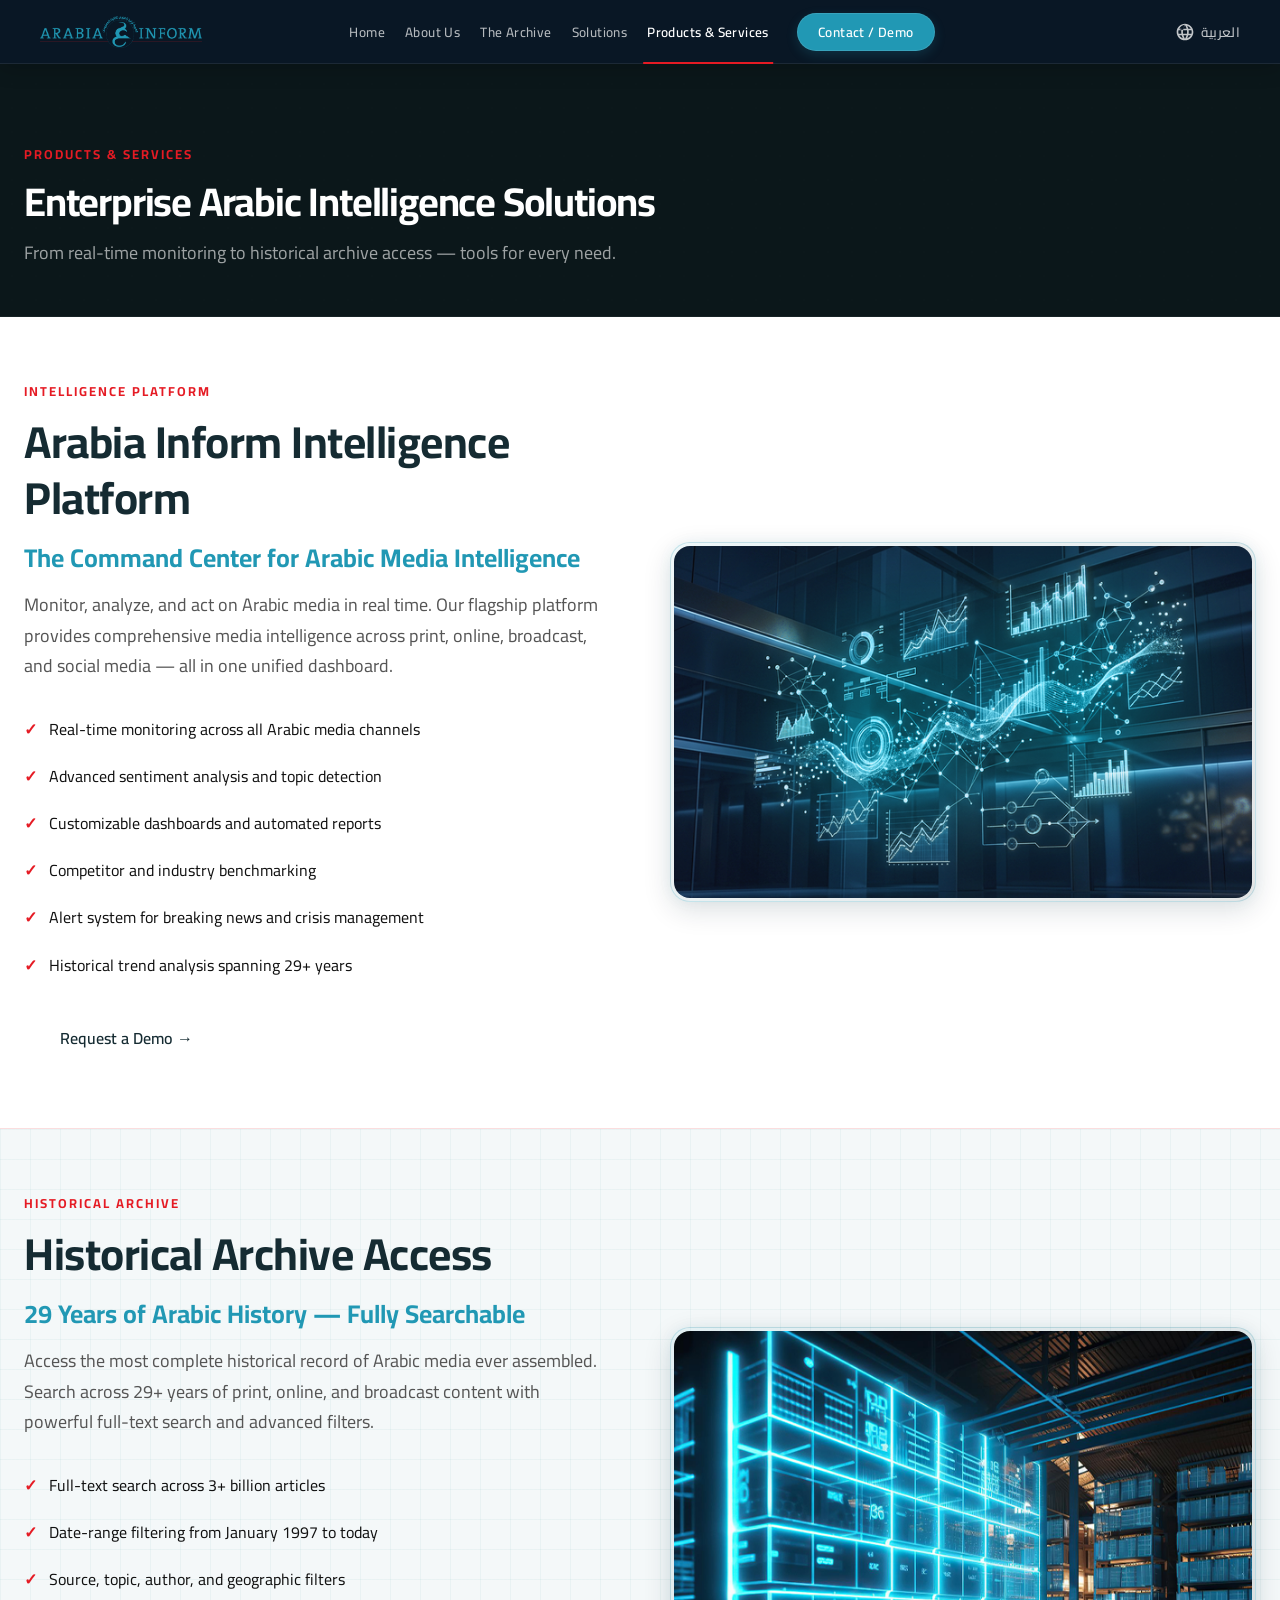
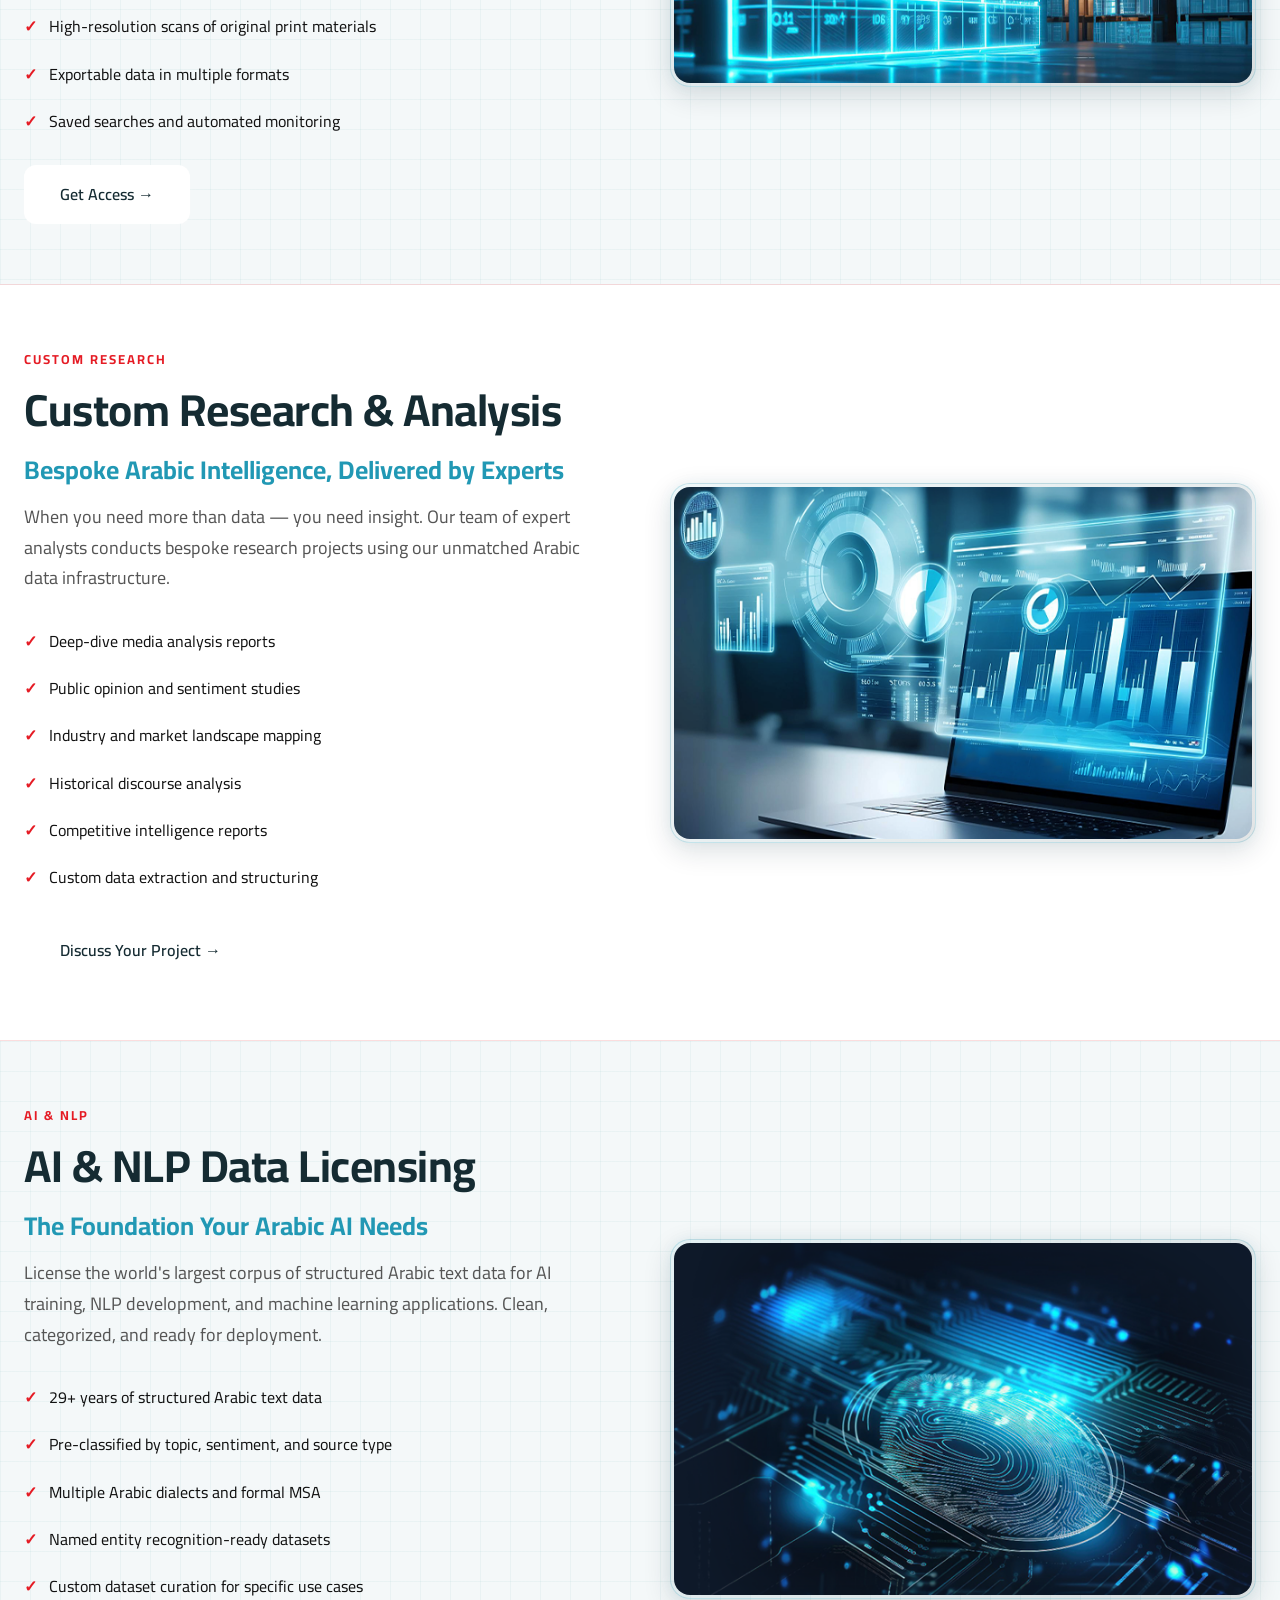
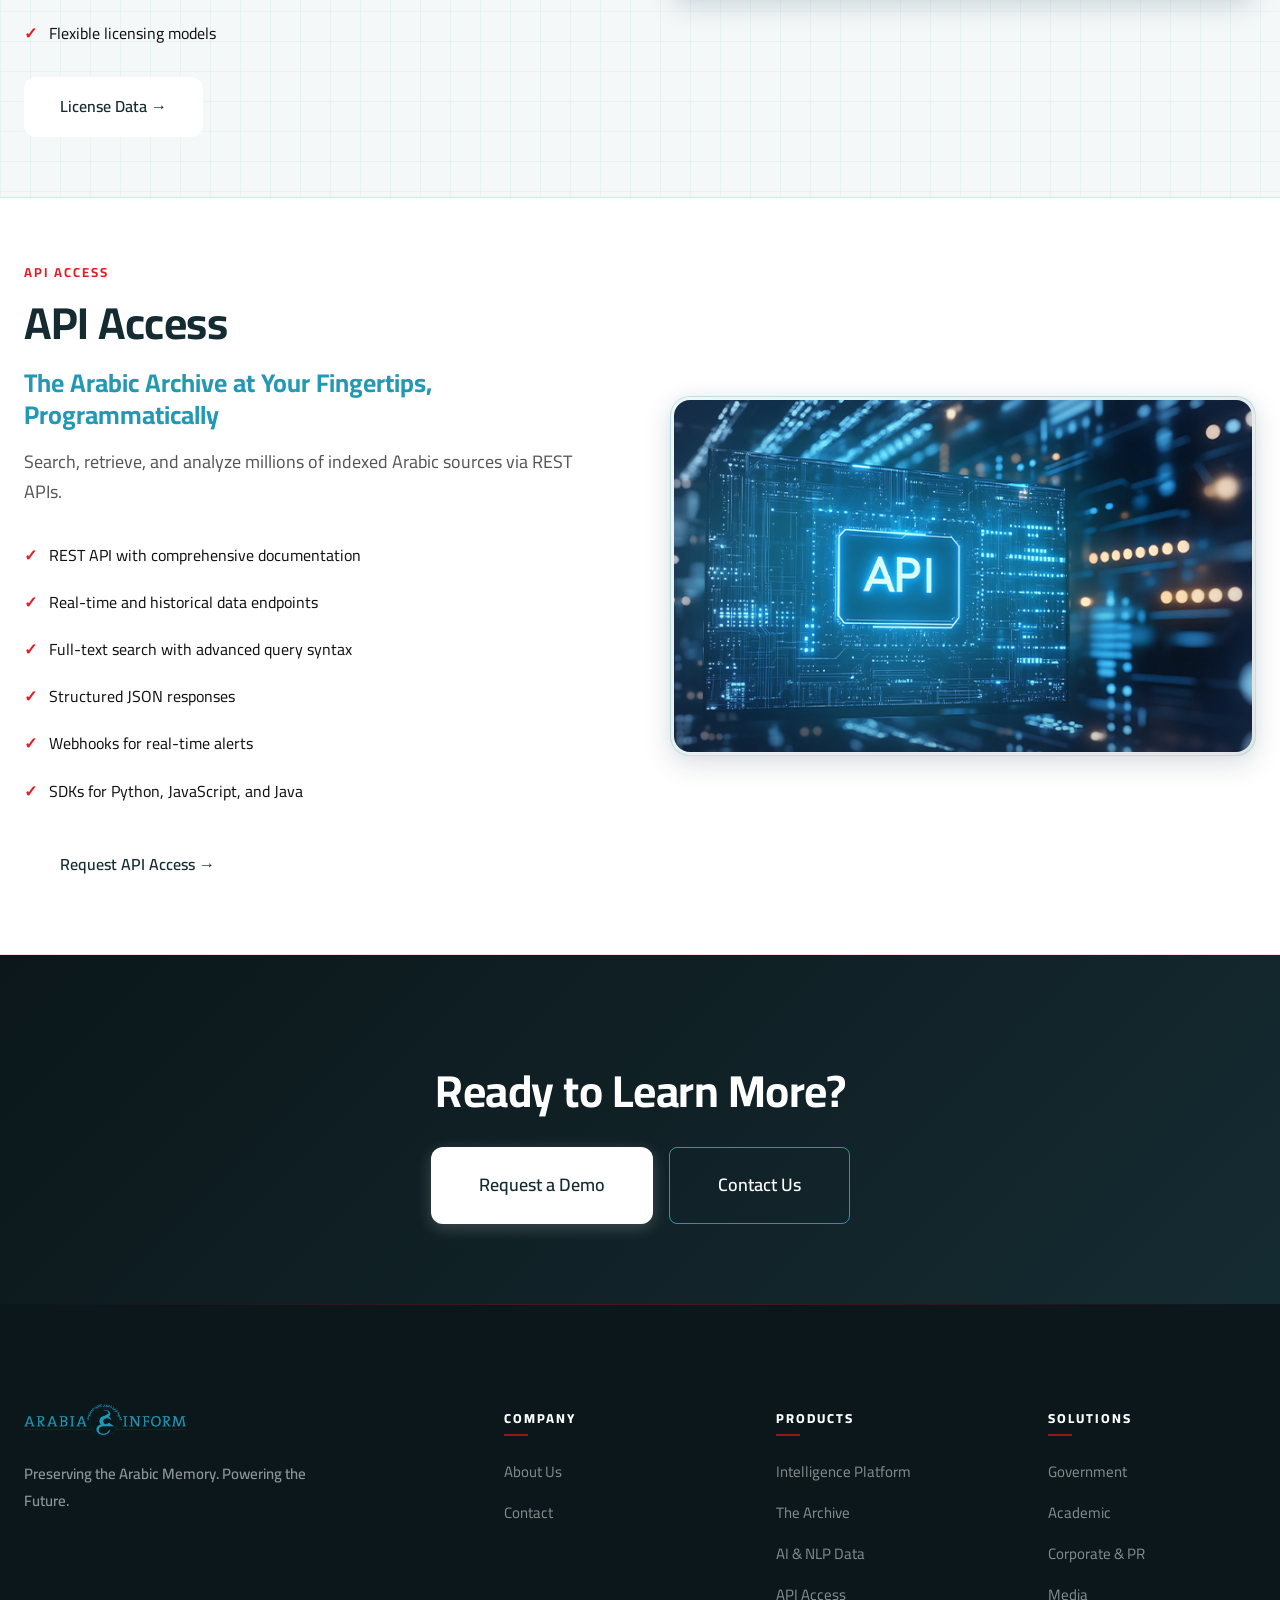
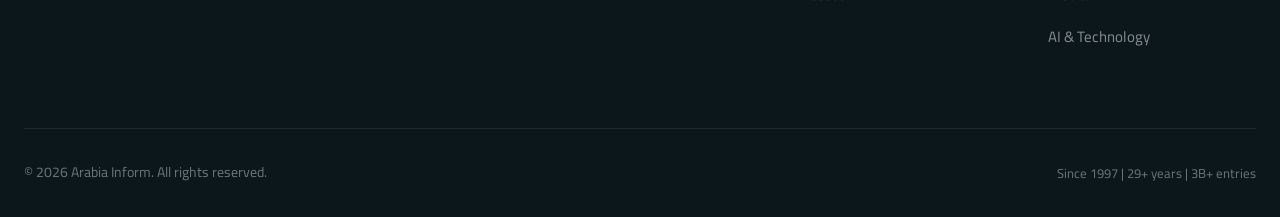
<file: products.html>
<!DOCTYPE html>
<html lang="en" dir="ltr">

<head>
    <meta charset="UTF-8">
    <meta name="viewport" content="width=device-width, initial-scale=1.0">
    <title>Products & Services — Arabia Inform</title>
    <meta name="description"
        content="Arabia Inform products: Intelligence Platform, Historical Archive, Custom Research, AI & NLP Data Licensing, and API Access.">
    <link rel="stylesheet" href="css/styles.css?v=8.0">

      <!-- Social Media & Open Graph Tags -->
  <meta property="og:type" content="website">
  <meta property="og:url" content="https://arabiainform.com/">
  <meta property="og:title" content="Arabia Inform — The Arabic Memory Since 1997">
  <meta property="og:description" content="The world’s most continuous indexed archive of Arabic sources.">
  <meta property="og:image" content="https://arabiainform.com/images/logo.png">
  
  <!-- Twitter -->
  <meta property="twitter:card" content="summary_large_image">
  <meta property="twitter:url" content="https://arabiainform.com/">
  <meta property="twitter:title" content="Arabia Inform — The Arabic Memory Since 1997">
  <meta property="twitter:description" content="The world’s most continuous indexed archive of Arabic sources.">
  <meta property="twitter:image" content="https://arabiainform.com/images/logo.png">

  <!-- Favicon -->
    <link rel="icon" type="image/png" href="images/favicon.png">
</head>

<body>
    <!-- Institutional Header -->
    <header class="header-wrapper" id="headerWrapper">
        <div class="container">
            <div class="nav-brand">
                <a href="index.html" class="nav-logo"><img src="images/logo.png" alt="Arabia Inform" height="50"></a>
            </div>
            <div class="nav-menu" id="navMenu">
                <a href="index.html" class="nav-link">Home</a>

                
                <a href="about.html" class="nav-link">About Us</a>

                
                <a href="archive.html" class="nav-link">The Archive</a>
                <a href="solutions.html" class="nav-link">Solutions</a>
                <a href="products.html" class="nav-link">Products & Services</a>
                <a href="contact.html" class="nav-link">Contact / Demo</a>
            </div>
            <div class="nav-actions">
                <button class="lang-toggle" onclick="switchLanguage('ar')" aria-label="العربية">
                    <svg viewBox="0 0 24 24">
                        <path
                            d="M11.99 2C6.47 2 2 6.48 2 12s4.47 10 9.99 10C17.52 22 22 17.52 22 12S17.52 2 11.99 2zm6.93 6h-2.95c-.32-1.25-.78-2.45-1.38-3.56 1.84.63 3.37 1.91 4.33 3.56zM12 4.04c.83 1.2 1.48 2.53 1.91 3.96h-3.82c.43-1.43 1.08-2.76 1.91-3.96zM4.26 14C4.1 13.36 4 12.69 4 12s.1-1.36.26-2h3.38c-.08.66-.14 1.32-.14 2s.06 1.34.14 2H4.26zm.82 2h2.95c.32 1.25.78 2.45 1.38 3.56-1.84-.63-3.37-1.9-4.33-3.56zm2.95-8H5.08c1.39-2.39 3.8-4 6.54-4.59-.81 1.76-1.44 3.73-1.68 5.76H5.08zM12 19.96c-.83-1.2-1.48-2.53-1.91-3.96h3.82c-.43 1.43-1.08 2.76-1.91 3.96zM14.34 14H9.66c-.09-.66-.16-1.32-.16-2s.07-1.35.16-2h4.68c.09.65.16 1.32.16 2s-.07 1.34-.16 2zm.25 5.56c.6-1.11 1.06-2.31 1.38-3.56h2.95c-.96 1.65-2.49 2.93-4.33 3.56zM16.36 14c.08-.66.14-1.32.14-2s-.06-1.34-.14-2h3.38c.16.64.26 1.31.26 2s-.1 1.36-.26 2h-3.38z" />
                    </svg>
                    العربية
                </button>
                <button class="nav-hamburger" id="navHamburger"
                    aria-label="Menu"><span></span><span></span><span></span></button>
            </div>
        </div>
    </header>

    <section class="page-header">
        <div class="container"><span class="section-label">Products & Services</span>
            <h1>Enterprise Arabic Intelligence Solutions</h1>
            <p>From real-time monitoring to historical archive access — tools for every need.</p>
        </div>
    </section>

    <!-- Product 1 -->
    <section class="section product-section" id="platform">
        <div class="container">
            <div class="product-content reveal">
                <div>
                    <span class="section-label">Intelligence Platform</span>
                    <h2>Arabia Inform Intelligence Platform</h2>
                    <h4 class="text-intellectual" style="margin-bottom:16px;">The Command Center for Arabic Media Intelligence
                    </h4>
                    <p>Monitor, analyze, and act on Arabic media in real time. Our flagship platform provides
                        comprehensive media intelligence across print, online, broadcast, and social media — all in one
                        unified dashboard.</p>
                    <ul class="product-features">
                        <li>Real-time monitoring across all Arabic media channels</li>
                        <li>Advanced sentiment analysis and topic detection</li>
                        <li>Customizable dashboards and automated reports</li>
                        <li>Competitor and industry benchmarking</li>
                        <li>Alert system for breaking news and crisis management</li>
                        <li>Historical trend analysis spanning 29+ years</li>
                    </ul>
                    <a href="contact.html" class="btn btn-gold" style="margin-top:20px;">Request a Demo →</a>
                </div>
                <img src="images/Arabia%20Inform%20Intelligence%20Platform.png" alt="Media Intelligence Platform"
                    style="width:100%; height:360px; object-fit:cover; border-radius:var(--radius-lg); box-shadow:var(--shadow-lg);">
            </div>
        </div>
    </section>

    <!-- Product 2 -->
    <section class="section section-light product-section" id="archive-access">
        <div class="container">
            <div class="product-content reverse reveal">
                <img src="images/Historical%20Archive%20Access.png" alt="Historical Archive Access"
                    style="width:100%; height:360px; object-fit:cover; border-radius:var(--radius-lg); box-shadow:var(--shadow-lg);">
                <div>
                    <span class="section-label">Historical Archive</span>
                    <h2>Historical Archive Access</h2>
                    <h4 class="text-intellectual" style="margin-bottom:16px;">29 Years of Arabic History — Fully Searchable
                    </h4>
                    <p>Access the most complete historical record of Arabic media ever assembled. Search across 29+
                        years of print, online, and broadcast content with powerful full-text search and advanced
                        filters.</p>
                    <ul class="product-features">
                        <li>Full-text search across 3+ billion articles</li>
                        <li>Date-range filtering from January 1997 to today</li>
                        <li>Source, topic, author, and geographic filters</li>
                        <li>High-resolution scans of original print materials</li>
                        <li>Exportable data in multiple formats</li>
                        <li>Saved searches and automated monitoring</li>
                    </ul>
                    <a href="contact.html" class="btn btn-gold" style="margin-top:20px;">Get Access →</a>
                </div>
            </div>
        </div>
    </section>

    <!-- Product 3 -->
    <section class="section product-section" id="custom">
        <div class="container">
            <div class="product-content reveal">
                <div>
                    <span class="section-label">Custom Research</span>
                    <h2>Custom Research & Analysis</h2>
                    <h4 class="text-intellectual" style="margin-bottom:16px;">Bespoke Arabic Intelligence, Delivered by
                        Experts</h4>
                    <p>When you need more than data — you need insight. Our team of expert analysts conducts bespoke
                        research projects using our unmatched Arabic data infrastructure.</p>
                    <ul class="product-features">
                        <li>Deep-dive media analysis reports</li>
                        <li>Public opinion and sentiment studies</li>
                        <li>Industry and market landscape mapping</li>
                        <li>Historical discourse analysis</li>
                        <li>Competitive intelligence reports</li>
                        <li>Custom data extraction and structuring</li>
                    </ul>
                    <a href="contact.html" class="btn btn-gold" style="margin-top:20px;">Discuss Your Project →</a>
                </div>
                <img src="images/Custom%20Research%20%26%20Analysis.png" alt="Custom Research & Analysis"
                    style="width:100%; height:360px; object-fit:cover; border-radius:var(--radius-lg); box-shadow:var(--shadow-lg);">
            </div>
        </div>
    </section>

    <!-- Product 4 -->
    <section class="section section-light product-section" id="ai">
        <div class="container">
            <div class="product-content reverse reveal">
                <img src="images/AI%20%26%20NLP%20Data%20Licensing.png" alt="AI Training Data & APIs"
                    style="width:100%; height:360px; object-fit:cover; border-radius:var(--radius-lg); box-shadow:var(--shadow-lg);">
                <div>
                    <span class="section-label">AI & NLP</span>
                    <h2>AI & NLP Data Licensing</h2>
                    <h4 class="text-intellectual" style="margin-bottom:16px;">The Foundation Your Arabic AI Needs</h4>
                    <p>License the world's largest corpus of structured Arabic text data for AI training, NLP
                        development, and machine learning applications. Clean, categorized, and ready for deployment.
                    </p>
                    <ul class="product-features">
                        <li>29+ years of structured Arabic text data</li>
                        <li>Pre-classified by topic, sentiment, and source type</li>
                        <li>Multiple Arabic dialects and formal MSA</li>
                        <li>Named entity recognition-ready datasets</li>
                        <li>Custom dataset curation for specific use cases</li>
                        <li>Flexible licensing models</li>
                    </ul>
                    <a href="contact.html" class="btn btn-gold" style="margin-top:20px;">License Data →</a>
                </div>
            </div>
        </div>
    </section>

    <!-- Product 5 -->
    <section class="section product-section" id="api">
        <div class="container">
            <div class="product-content reveal">
                <div>
                    <span class="section-label">API Access</span>
                    <h2>API Access</h2>
                    <h4 class="text-intellectual" style="margin-bottom:16px;">The Arabic Archive at Your Fingertips, Programmatically</h4>
                    <p>Search, retrieve, and analyze millions of indexed Arabic sources via REST APIs.</p>
                    <ul class="product-features">
                        <li>REST API with comprehensive documentation</li>
                        <li>Real-time and historical data endpoints</li>
                        <li>Full-text search with advanced query syntax</li>
                        <li>Structured JSON responses</li>
                        <li>Webhooks for real-time alerts</li>
                        <li>SDKs for Python, JavaScript, and Java</li>
                    </ul>
                    <a href="contact.html" class="btn btn-gold" style="margin-top:20px;">Request API Access →</a>
                </div>
                <img src="images/API%20Access.png" alt="API Access"
                    style="width:100%; height:360px; object-fit:cover; border-radius:var(--radius-lg); box-shadow:var(--shadow-lg);">
            </div>
        </div>
    </section>

    <section class="cta-band">
        <div class="container reveal">
            <h2>
                <h2 data-ai-editable="true" spellcheck="false" data-original-text="Ready to Learn More?" class="edited"
                    style="color: rgb(255, 255, 255); cursor: text !important; position: relative !important; background-image: initial !important; background-position: initial !important; background-size: initial !important; background-repeat: initial !important; background-attachment: initial !important; background-origin: initial !important; background-clip: initial !important;">
                    Ready to Learn More?</h2>
            </h2>
            <div class="cta-buttons"><a href="contact.html" class="btn btn-gold btn-lg">Request a Demo</a><a
                    href="contact.html" class="btn btn-outline-intellectual btn-lg">Contact Us</a></div>
        </div>
    </section>

    <footer class="footer">
        <div class="container">
            <div class="footer-grid">
                <div class="footer-brand"><a href="index.html" class="nav-logo"><img src="images/logo.png"
                            alt="Arabia Inform" height="50"></a>
                    
                    <p class="footer-brand-line">Preserving the Arabic Memory. Powering the Future.</p>
                </div>
                                                <div>
                    <h4 class="footer-title">Company</h4>
                    <ul class="footer-links">
                        <li><a href="about.html">About Us</a></li>
                        <!-- <li><a href="impact.html">Impact</a></li> -->
                        <li><a href="contact.html">Contact</a></li>
                    </ul>
                </div>
                <div>
                    <h4 class="footer-title">Products</h4>
                    <ul class="footer-links">
                        <li><a href="products.html#platform">Intelligence Platform</a></li>
                        <li><a href="archive.html">The Archive</a></li>
                        <li><a href="products.html#ai">AI & NLP Data</a></li>
                        <li><a href="products.html#api">API Access</a></li>
                    </ul>
                </div>
                <div>
          <h4 class="footer-title">Solutions</h4>
          <ul class="footer-links">
            <li><a href="solutions.html#government">Government</a></li>
            <li><a href="solutions.html#academic">Academic</a></li>
            <li><a href="solutions.html#corporate">Corporate & PR</a></li>
            <li><a href="solutions.html#media">Media</a></li>
            <li><a href="solutions.html#ai">AI & Technology</a></li>
          </ul>
        </div>
            </div>
                  <div class="footer-bottom">
        <span>&copy; 2026 Arabia Inform. All rights reserved.</span>
        <div class="footer-stats">
          <span>Since 1997 | 29+ years | 3B+ entries</span>
        </div>
      </div>
        </div>
    </footer>
    <script src="js/main.js?v=1.7"></script>
</body>

</html>
</file>
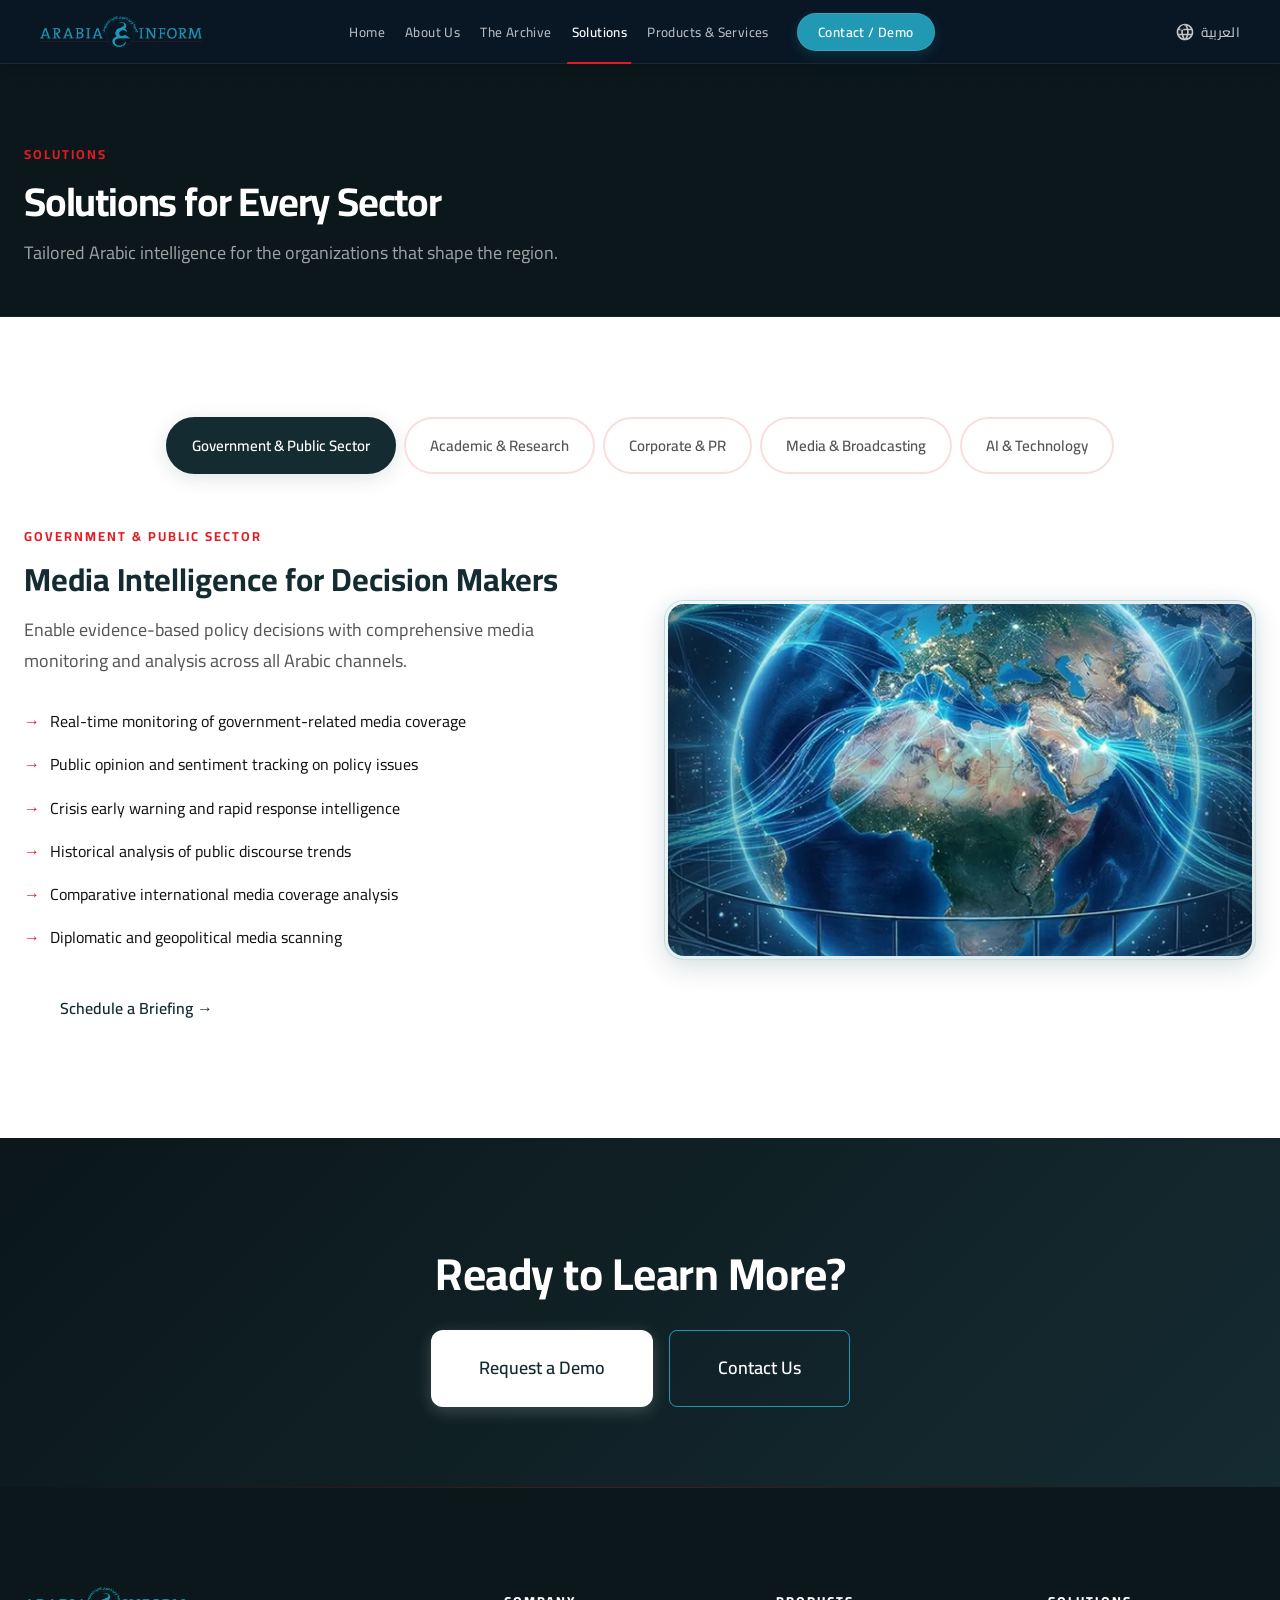
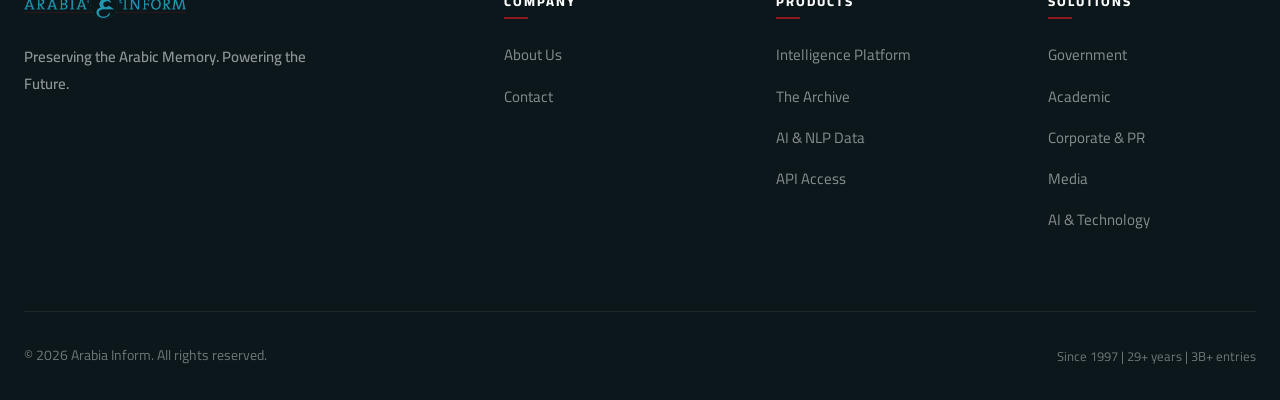
<file: solutions.html>
<!DOCTYPE html>
<html lang="en" dir="ltr">

<head>
    <meta charset="UTF-8">
    <meta name="viewport" content="width=device-width, initial-scale=1.0">
    <title>Solutions — Arabia Inform</title>
    <meta name="description"
        content="Arabia Inform solutions for Government, Academic, Corporate, Media, and AI sectors.">
    <link rel="stylesheet" href="css/styles.css?v=8.0">

      <!-- Social Media & Open Graph Tags -->
  <meta property="og:type" content="website">
  <meta property="og:url" content="https://arabiainform.com/">
  <meta property="og:title" content="Arabia Inform — The Arabic Memory Since 1997">
  <meta property="og:description" content="The world’s most continuous indexed archive of Arabic sources.">
  <meta property="og:image" content="https://arabiainform.com/images/logo.png">
  
  <!-- Twitter -->
  <meta property="twitter:card" content="summary_large_image">
  <meta property="twitter:url" content="https://arabiainform.com/">
  <meta property="twitter:title" content="Arabia Inform — The Arabic Memory Since 1997">
  <meta property="twitter:description" content="The world’s most continuous indexed archive of Arabic sources.">
  <meta property="twitter:image" content="https://arabiainform.com/images/logo.png">

  <!-- Favicon -->
    <link rel="icon" type="image/png" href="images/favicon.png">
</head>

<body>
    <!-- Institutional Header -->
    <header class="header-wrapper" id="headerWrapper">
        <div class="container">
            <div class="nav-brand">
                <a href="index.html" class="nav-logo"><img src="images/logo.png" alt="Arabia Inform" height="50"></a>
            </div>
            <div class="nav-menu" id="navMenu">
                <a href="index.html" class="nav-link">Home</a>

                
                <a href="about.html" class="nav-link">About Us</a>

                
                <a href="archive.html" class="nav-link">The Archive</a>
                <a href="solutions.html" class="nav-link">Solutions</a>
                <a href="products.html" class="nav-link">Products & Services</a>
                <a href="contact.html" class="nav-link">Contact / Demo</a>
            </div>
            <div class="nav-actions">
                <button class="lang-toggle" onclick="switchLanguage('ar')" aria-label="العربية">
                    <svg viewBox="0 0 24 24">
                        <path
                            d="M11.99 2C6.47 2 2 6.48 2 12s4.47 10 9.99 10C17.52 22 22 17.52 22 12S17.52 2 11.99 2zm6.93 6h-2.95c-.32-1.25-.78-2.45-1.38-3.56 1.84.63 3.37 1.91 4.33 3.56zM12 4.04c.83 1.2 1.48 2.53 1.91 3.96h-3.82c.43-1.43 1.08-2.76 1.91-3.96zM4.26 14C4.1 13.36 4 12.69 4 12s.1-1.36.26-2h3.38c-.08.66-.14 1.32-.14 2s.06 1.34.14 2H4.26zm.82 2h2.95c.32 1.25.78 2.45 1.38 3.56-1.84-.63-3.37-1.9-4.33-3.56zm2.95-8H5.08c1.39-2.39 3.8-4 6.54-4.59-.81 1.76-1.44 3.73-1.68 5.76H5.08zM12 19.96c-.83-1.2-1.48-2.53-1.91-3.96h3.82c-.43 1.43-1.08 2.76-1.91 3.96zM14.34 14H9.66c-.09-.66-.16-1.32-.16-2s.07-1.35.16-2h4.68c.09.65.16 1.32.16 2s-.07 1.34-.16 2zm.25 5.56c.6-1.11 1.06-2.31 1.38-3.56h2.95c-.96 1.65-2.49 2.93-4.33 3.56zM16.36 14c.08-.66.14-1.32.14-2s-.06-1.34-.14-2h3.38c.16.64.26 1.31.26 2s-.1 1.36-.26 2h-3.38z" />
                    </svg>
                    العربية
                </button>
                <button class="nav-hamburger" id="navHamburger"
                    aria-label="Menu"><span></span><span></span><span></span></button>
            </div>
        </div>
    </header>

    <section class="page-header">
        <div class="container"><span class="section-label">Solutions</span>
            <h1>Solutions for Every Sector</h1>
            <p>Tailored Arabic intelligence for the organizations that shape the region.</p>
        </div>
    </section>

    <section class="section">
        <div class="container">
            <div class="tabs-nav reveal">
                <button class="tab-btn active" data-tab="government">Government & Public Sector</button>
                <button class="tab-btn" data-tab="academic">Academic & Research</button>
                <button class="tab-btn" data-tab="corporate">Corporate & PR</button>
                <button class="tab-btn" data-tab="media">Media & Broadcasting</button>
                <button class="tab-btn" data-tab="ai">AI & Technology</button>
            </div>

            <!-- Government -->
            <div class="tab-panel active" id="government">
                <div class="tab-content-inner">
                    <div>
                        <span class="section-label">Government & Public Sector</span>
                        <h3>Media Intelligence for Decision Makers</h3>
                        <p>Enable evidence-based policy decisions with comprehensive media monitoring and analysis
                            across all Arabic channels.</p>
                        <ul class="tab-benefits">
                            <li>Real-time monitoring of government-related media coverage</li>
                            <li>Public opinion and sentiment tracking on policy issues</li>
                            <li>Crisis early warning and rapid response intelligence</li>
                            <li>Historical analysis of public discourse trends</li>
                            <li>Comparative international media coverage analysis</li>
                            <li>Diplomatic and geopolitical media scanning</li>
                        </ul>
                        <a href="contact.html" class="btn btn-gold" style="margin-top:20px;">Schedule a Briefing →</a>
                    </div>
                    <img src="images/Decisive%20Intelligence%20for%20the%20Public%20Sector.png" alt="Government and Public Sector Solutions"
                        style="width:100%; height:360px; object-fit:cover; border-radius:var(--radius-lg); box-shadow:var(--shadow-lg);">
                </div>
            </div>

            <!-- Academic -->
            <div class="tab-panel" id="academic">
                <div class="tab-content-inner">
                    <div>
                        <span class="section-label">Academic & Research</span>
                        <h3>The Arabic Research Infrastructure</h3>
                        <p>Access the world's largest Arabic academic database and media archive for groundbreaking
                            research.</p>
                        <ul class="tab-benefits">
                            <li>1.7M+ research papers and 500K+ dissertations</li>
                            <li>29 years of searchable media history for content analysis</li>
                            <li>Institutional licensing for universities and libraries</li>
                            <li>API access for computational research projects</li>
                            <li>Support for Arabic corpus linguistics and NLP research</li>
                            <li>Custom dataset creation for specific research needs</li>
                        </ul>
                        <a href="contact.html" class="btn btn-gold" style="margin-top:20px;">Institutional Access →</a>
                    </div>
                    <img src="images/Historical%20Archive%20Access.png" alt="Academic and Research Solutions"
                        style="width:100%; height:360px; object-fit:cover; border-radius:var(--radius-lg); box-shadow:var(--shadow-lg);">
                </div>
            </div>

            <!-- Corporate -->
            <div class="tab-panel" id="corporate">
                <div class="tab-content-inner">
                    <div>
                        <span class="section-label">Corporate & PR</span>
                        <h3>Brand Intelligence & Reputation Management</h3>
                        <p>Monitor your brand across the entire Arabic media landscape and make data driven
                            communication decisions with our sister company <a href="https://acumen.me/" target="_blank"
                                style="color:#0083C1; font-weight:bold;">Acumen Media Intelligence</a>.</p>
                        <ul class="tab-benefits">
                            <li>360° brand monitoring across all Arabic media channels</li>
                            <li>Real-time reputation alerts and crisis management</li>
                            <li>Competitor and industry benchmarking</li>
                            <li>Campaign effectiveness measurement</li>
                            <li>Stakeholder and influencer mapping</li>
                            <li>Automated reporting for C-suite executives</li>
                        </ul>
                        <a href="https://acumen.me/contact/" target="_blank" class="btn btn-gold" style="margin-top:20px;">Request a Demo →</a>
                    </div>
                    <img src="images/Custom%20Research%20%26%20Analysis.png" alt="Corporate and PR Solutions"
                        style="width:100%; height:360px; object-fit:cover; border-radius:var(--radius-lg); box-shadow:var(--shadow-lg);">
                </div>
            </div>

            <!-- Media -->
            <div class="tab-panel" id="media">
                <div class="tab-content-inner">
                    <div>
                        <span class="section-label">Media & Broadcasting</span>
                        <h3>Content Research & Competitive Analysis</h3>
                        <p>The definitive research tool for Arabic media professionals. Access every broadcast, article,
                            and publication.</p>
                        <ul class="tab-benefits">
                            <li>Complete broadcast archive with full transcriptions</li>
                            <li>Competitive programming and content analysis</li>
                            <li>Audience discourse and topic trend tracking</li>
                            <li>Historical content research for documentaries and features</li>
                            <li>Real-time breaking news monitoring</li>
                            <li>Rights and licensing research support</li>
                        </ul>
                        <a href="contact.html" class="btn btn-gold" style="margin-top:20px;">Explore Media Solutions
                            →</a>
                    </div>
                    <img src="images/Media%20Intelligence%20for%20Decision%20Makers.png" alt="Media and Broadcasting Solutions"
                        style="width:100%; height:360px; object-fit:cover; border-radius:var(--radius-lg); box-shadow:var(--shadow-lg);">
                </div>
            </div>

            <!-- AI -->
            <div class="tab-panel" id="ai">
                <div class="tab-content-inner">
                    <div>
                        <span class="section-label">AI & Technology Companies</span>
                        <h3>The Data Foundation for Arabic AI</h3>
                        <p>Build world-class Arabic AI with the world's most comprehensive Arabic language dataset.</p>
                        <ul class="tab-benefits">
                            <li>Largest structured Arabic text corpus available for licensing</li>
                            <li>29+ years of diverse Arabic language data</li>
                            <li>Pre-classified, entity-tagged, and sentiment-labeled</li>
                            <li>Multiple Arabic dialects alongside Modern Standard Arabic</li>
                            <li>Custom dataset curation for specific model training needs</li>
                            <li>API access for continuous data pipeline integration</li>
                        </ul>
                        <a href="contact.html" class="btn btn-gold" style="margin-top:20px;">License Arabic Data →</a>
                    </div>
                    <img src="images/AI%20%26%20NLP%20Data%20Licensing.png" alt="AI and Technology Solutions"
                        style="width:100%; height:360px; object-fit:cover; border-radius:var(--radius-lg); box-shadow:var(--shadow-lg);">
                </div>
            </div>
        </div>
    </section>

    <section class="cta-band">
        <div class="container reveal">
            <h2>
                <h2 data-ai-editable="true" spellcheck="false" data-original-text="Ready to Learn More?" class="edited"
                    style="color: rgb(255, 255, 255); cursor: text !important; position: relative !important; background-image: initial !important; background-position: initial !important; background-size: initial !important; background-repeat: initial !important; background-attachment: initial !important; background-origin: initial !important; background-clip: initial !important;">
                    Ready to Learn More?</h2>
            </h2>
            <div class="cta-buttons"><a href="contact.html" class="btn btn-gold btn-lg">Request a Demo</a><a
                    href="contact.html" class="btn btn-outline-intellectual btn-lg">Contact Us</a></div>
        </div>
    </section>
    <footer class="footer">
        <div class="container">
            <div class="footer-grid">
                <div class="footer-brand"><a href="index.html" class="nav-logo"><img src="images/logo.png"
                            alt="Arabia Inform" height="50"></a>
                    
                    <p class="footer-brand-line">Preserving the Arabic Memory. Powering the Future.</p>
                </div>
                                                <div>
                    <h4 class="footer-title">Company</h4>
                    <ul class="footer-links">
                        <li><a href="about.html">About Us</a></li>
                        <!-- <li><a href="impact.html">Impact</a></li> -->
                        <li><a href="contact.html">Contact</a></li>
                    </ul>
                </div>
                <div>
                    <h4 class="footer-title">Products</h4>
                    <ul class="footer-links">
                        <li><a href="products.html#platform">Intelligence Platform</a></li>
                        <li><a href="archive.html">The Archive</a></li>
                        <li><a href="products.html#ai">AI & NLP Data</a></li>
                        <li><a href="products.html#api">API Access</a></li>
                    </ul>
                </div>
                <div>
          <h4 class="footer-title">Solutions</h4>
          <ul class="footer-links">
            <li><a href="solutions.html#government">Government</a></li>
            <li><a href="solutions.html#academic">Academic</a></li>
            <li><a href="solutions.html#corporate">Corporate & PR</a></li>
            <li><a href="solutions.html#media">Media</a></li>
            <li><a href="solutions.html#ai">AI & Technology</a></li>
          </ul>
        </div>
            </div>
                  <div class="footer-bottom">
        <span>&copy; 2026 Arabia Inform. All rights reserved.</span>
        <div class="footer-stats">
          <span>Since 1997 | 29+ years | 3B+ entries</span>
        </div>
      </div>
        </div>
    </footer>
    <script src="js/main.js?v=1.7"></script>
</body>

</html>
</file>
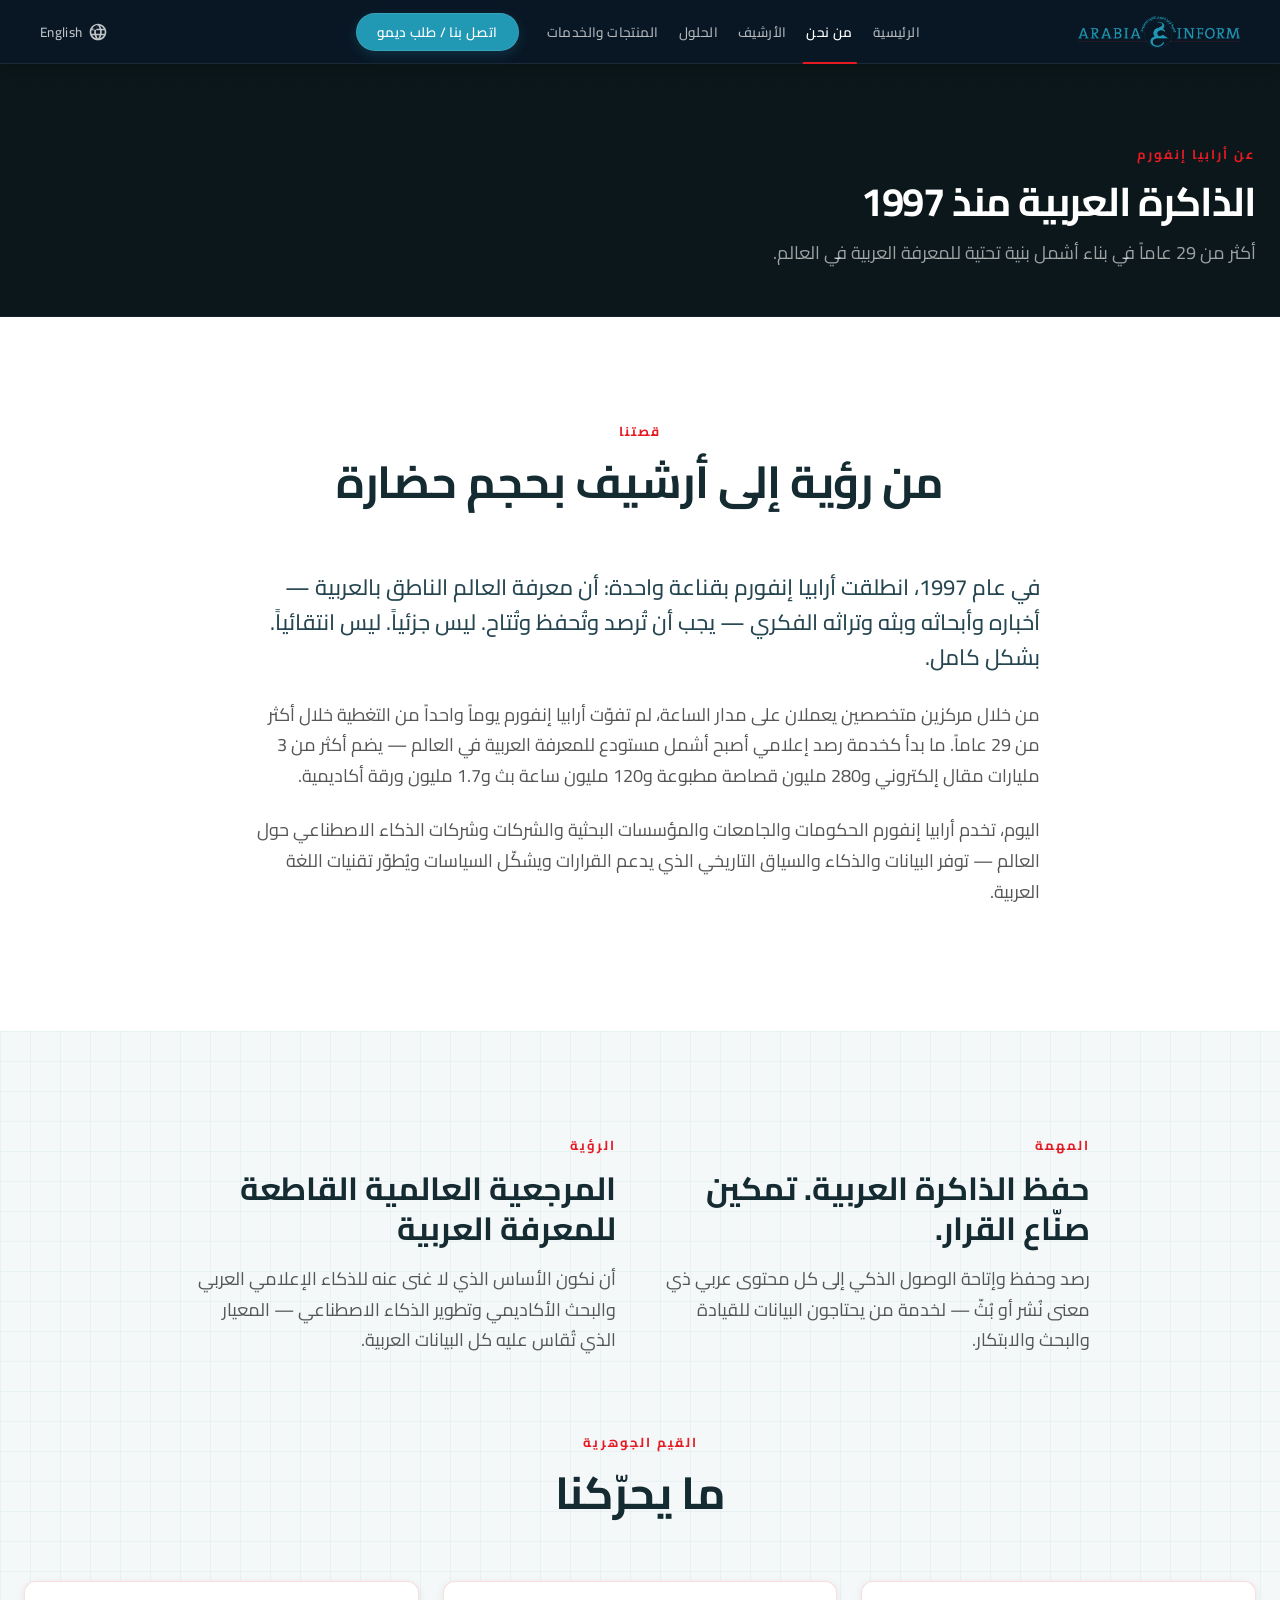
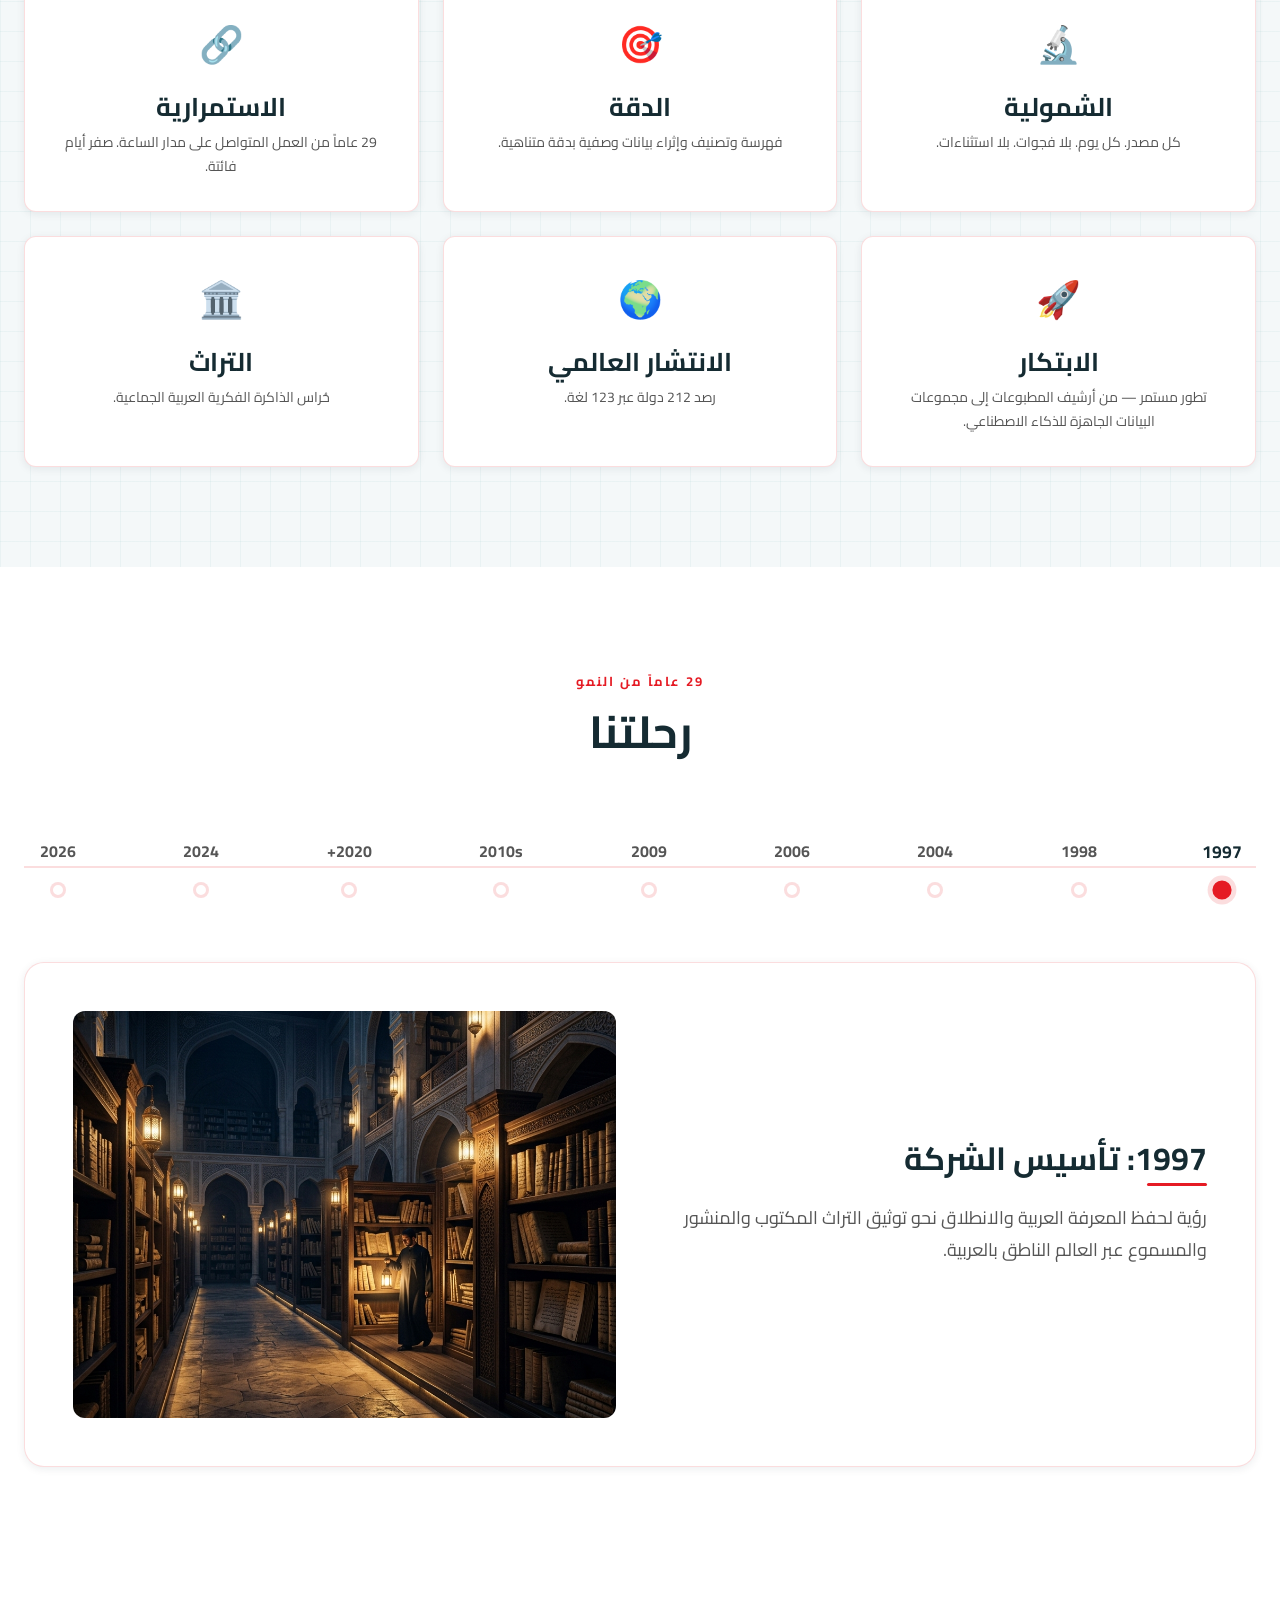
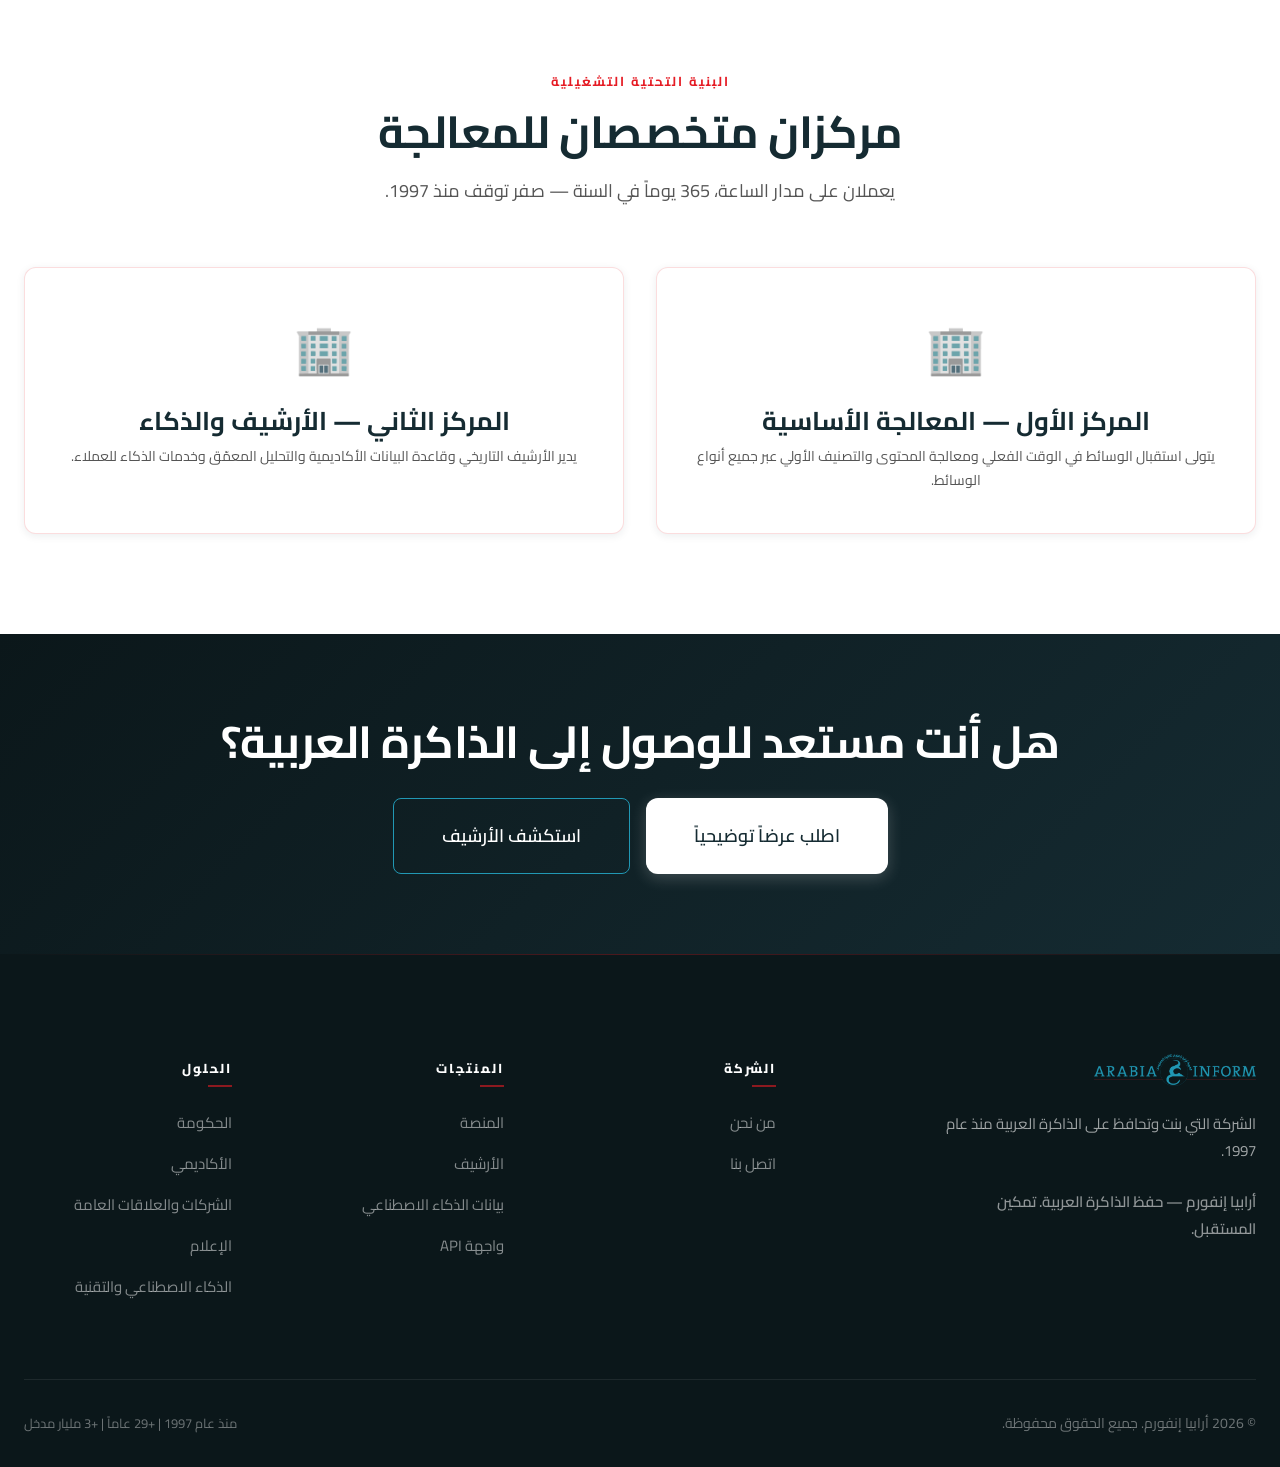
<file: ar/about.html>
<!DOCTYPE html>
<html lang="ar" dir="rtl" class="rtl">

<head>
    <meta charset="UTF-8">
    <meta name="viewport" content="width=device-width, initial-scale=1.0">
    <title>من نحن — أرابيا إنفورم</title>
    <meta name="description"
        content="تأسست عام 1997، أمضت أرابيا إنفورم أكثر من 29 عاماً في بناء وصيانة أشمل أرشيف للمعرفة العربية في العالم.">
    <link rel="stylesheet" href="../css/styles.css?v=8.0">

    <!-- Favicon -->
    <link rel="icon" type="image/png" href="../images/favicon.png">
</head>

<body>
    <!-- Institutional Header -->
    <header class="header-wrapper" id="headerWrapper">
        <div class="container">
            <div class="nav-brand">
                <a href="index.html" class="nav-logo"><img src="../images/logo.png" alt="أرابيا إنفورم" height="50"></a>
            </div>

            <div class="nav-menu" id="navMenu">
                <a href="index.html" class="nav-link">الرئيسية</a>

                
                <a href="about.html" class="nav-link">من نحن</a>

                
                <a href="archive.html" class="nav-link">الأرشيف</a>
                <a href="solutions.html" class="nav-link">الحلول</a>
                <a href="products.html" class="nav-link">المنتجات والخدمات</a>
                <a href="contact.html" class="nav-link">اتصل بنا / طلب ديمو</a>
            </div>
            <div class="nav-actions">
                <button class="lang-toggle" onclick="switchLanguage('en')" aria-label="English">
                    <svg viewBox="0 0 24 24">
                        <path
                            d="M11.99 2C6.47 2 2 6.48 2 12s4.47 10 9.99 10C17.52 22 22 17.52 22 12S17.52 2 11.99 2zm6.93 6h-2.95c-.32-1.25-.78-2.45-1.38-3.56 1.84.63 3.37 1.91 4.33 3.56zM12 4.04c.83 1.2 1.48 2.53 1.91 3.96h-3.82c.43-1.43 1.08-2.76 1.91-3.96zM4.26 14C4.1 13.36 4 12.69 4 12s.1-1.36.26-2h3.38c-.08.66-.14 1.32-.14 2s.06 1.34.14 2H4.26zm.82 2h2.95c.32 1.25.78 2.45 1.38 3.56-1.84-.63-3.37-1.9-4.33-3.56zm2.95-8H5.08c1.39-2.39 3.8-4 6.54-4.59-.81 1.76-1.44 3.73-1.68 5.76H5.08zM12 19.96c-.83-1.2-1.48-2.53-1.91-3.96h3.82c-.43 1.43-1.08 2.76-1.91 3.96zM14.34 14H9.66c-.09-.66-.16-1.32-.16-2s.07-1.35.16-2h4.68c.09.65.16 1.32.16 2s-.07 1.34-.16 2zm.25 5.56c.6-1.11 1.06-2.31 1.38-3.56h2.95c-.96 1.65-2.49 2.93-4.33 3.56zM16.36 14c.08-.66.14-1.32.14-2s-.06-1.34-.14-2h3.38c.16.64.26 1.31.26 2s-.1 1.36-.26 2h-3.38z" />
                    </svg>
                    English
                </button>
                <button class="nav-hamburger" id="navHamburger"
                    aria-label="Menu"><span></span><span></span><span></span></button>
            </div>
        </div>
    </header>

    <section class="page-header">
        <div class="container"><span class="section-label">عن أرابيا إنفورم</span>
            <h1>الذاكرة العربية منذ 1997</h1>
            <p>أكثر من 29 عاماً في بناء أشمل بنية تحتية للمعرفة العربية في العالم.</p>
        </div>
    </section>

    <section class="section" id="story">
        <div class="container">
            <div class="section-header reveal"><span class="section-label">قصتنا</span>
                <h2>من رؤية إلى أرشيف بحجم حضارة</h2>
            </div>
            <div style="max-width:800px;margin:0 auto;">
                <p class="lead reveal">في عام 1997، انطلقت أرابيا إنفورم بقناعة واحدة: أن معرفة العالم الناطق بالعربية —
                    أخباره وأبحاثه وبثه وتراثه الفكري — يجب أن تُرصد وتُحفظ وتُتاح. ليس جزئياً. ليس انتقائياً. بشكل
                    كامل.</p>
                <p class="reveal">من خلال مركزين متخصصين يعملان على مدار الساعة، لم تفوّت أرابيا إنفورم يوماً واحداً من
                    التغطية خلال أكثر من 29 عاماً. ما بدأ كخدمة رصد إعلامي أصبح أشمل مستودع للمعرفة العربية في العالم —
                    يضم أكثر من 3 مليارات مقال إلكتروني و280 مليون قصاصة مطبوعة و120 مليون ساعة بث و1.7 مليون ورقة
                    أكاديمية.</p>
                <p class="reveal">اليوم، تخدم أرابيا إنفورم الحكومات والجامعات والمؤسسات البحثية والشركات وشركات الذكاء
                    الاصطناعي حول العالم — توفر البيانات والذكاء والسياق التاريخي الذي يدعم القرارات ويشكّل السياسات
                    ويُطوّر تقنيات اللغة العربية.</p>
            </div>
        </div>
    </section>

    <section class="section section-light" id="mission">
        <div class="container">
            <div style="display:grid;grid-template-columns:1fr 1fr;gap:48px;max-width:900px;margin:0 auto 48px;">
                <div class="reveal"><span class="section-label">المهمة</span>
                    <h3>حفظ الذاكرة العربية. تمكين صنّاع القرار.</h3>
                    <p>رصد وحفظ وإتاحة الوصول الذكي إلى كل محتوى عربي ذي معنى نُشر أو بُثّ — لخدمة من يحتاجون البيانات
                        للقيادة والبحث والابتكار.</p>
                </div>
                <div class="reveal"><span class="section-label">الرؤية</span>
                    <h3>المرجعية العالمية القاطعة للمعرفة العربية</h3>
                    <p>أن نكون الأساس الذي لا غنى عنه للذكاء الإعلامي العربي والبحث الأكاديمي وتطوير الذكاء الاصطناعي —
                        المعيار الذي تُقاس عليه كل البيانات العربية.</p>
                </div>
            </div>
            <div class="section-header reveal"><span class="section-label">القيم الجوهرية</span>
                <h2>ما يحرّكنا</h2>
            </div>
            <div class="values-grid">
                <div class="value-card reveal">
                    <div class="value-icon">🔬</div>
                    <h4>الشمولية</h4>
                    <p>كل مصدر. كل يوم. بلا فجوات. بلا استثناءات.</p>
                </div>
                <div class="value-card reveal">
                    <div class="value-icon">🎯</div>
                    <h4>الدقة</h4>
                    <p>فهرسة وتصنيف وإثراء بيانات وصفية بدقة متناهية.</p>
                </div>
                <div class="value-card reveal">
                    <div class="value-icon">🔗</div>
                    <h4>الاستمرارية</h4>
                    <p>29 عاماً من العمل المتواصل على مدار الساعة. صفر أيام فائتة.</p>
                </div>
                <div class="value-card reveal">
                    <div class="value-icon">🚀</div>
                    <h4>الابتكار</h4>
                    <p>تطور مستمر — من أرشيف المطبوعات إلى مجموعات البيانات الجاهزة للذكاء الاصطناعي.</p>
                </div>
                <div class="value-card reveal">
                    <div class="value-icon">🌍</div>
                    <h4>الانتشار العالمي</h4>
                    <p>رصد 212 دولة عبر 123 لغة.</p>
                </div>
                <div class="value-card reveal">
                    <div class="value-icon">🏛️</div>
                    <h4>التراث</h4>
                    <p>حُراس الذاكرة الفكرية العربية الجماعية.</p>
                </div>
            </div>
        </div>
    </section>

    <section class="section" id="timeline">
        <div class="container">
            <div class="section-header reveal"><span class="section-label">29 عاماً من النمو</span>
                <h2>رحلتنا</h2>
            </div>
            <div class="timeline-interactive-container reveal">
                <!-- Timeline Nav (Horizontal) -->
                <div class="timeline-nav-wrapper">
                    <div class="timeline-connecting-line"></div>
                    <div class="timeline-nav">
                        <button class="timeline-node active" data-year="1997">
                            <span class="node-year">1997</span>
                            <div class="node-point"></div>
                        </button>
                        <button class="timeline-node" data-year="1998">
                            <span class="node-year">1998</span>
                            <div class="node-point"></div>
                        </button>
                        <button class="timeline-node" data-year="2004">
                            <span class="node-year">2004</span>
                            <div class="node-point"></div>
                        </button>
                        <button class="timeline-node" data-year="2006">
                            <span class="node-year">2006</span>
                            <div class="node-point"></div>
                        </button>
                        <button class="timeline-node" data-year="2009">
                            <span class="node-year">2009</span>
                            <div class="node-point"></div>
                        </button>
                        <button class="timeline-node" data-year="2010s">
                            <span class="node-year">2010s</span>
                            <div class="node-point"></div>
                        </button>
                        <button class="timeline-node" data-year="2020p">
                            <span class="node-year">2020+</span>
                            <div class="node-point"></div>
                        </button>
                        <button class="timeline-node" data-year="2024">
                            <span class="node-year">2024</span>
                            <div class="node-point"></div>
                        </button>
                        <button class="timeline-node" data-year="2026">
                            <span class="node-year">2026</span>
                            <div class="node-point"></div>
                        </button>
                    </div>
                </div>

                <!-- Timeline Content Display -->
                <div class="timeline-content-display">
                    <!-- 1997 Content -->
                    <div class="timeline-panel active" id="panel-1997">
                        <div class="panel-inner">
                            <div class="panel-text">
                                <h3>1997: تأسيس الشركة</h3>
                                <p>رؤية لحفظ المعرفة العربية والانطلاق نحو توثيق التراث المكتوب والمنشور والمسموع عبر العالم الناطق بالعربية.</p>
                            </div>
                            <div class="panel-visual">
                                <div class="visual-placeholder">
                                    <img src="../images/timeline/timeline_1997.png" alt="1997" style="width: 100%; height: 100%; object-fit: cover; border-radius: inherit;">
                                </div>
                            </div>
                        </div>
                    </div>
                    <!-- 1998 Content -->
                    <div class="timeline-panel" id="panel-1998">
                        <div class="panel-inner">
                            <div class="panel-text">
                                <h3>1998: بدء العمليات</h3>
                                <p>إطلاق أول أرشيف إعلامي مطبوع وبداية التغطية اليومية المستمرة للصحف والمجلات.</p>
                            </div>
                            <div class="panel-visual">
                                <div class="visual-placeholder">
                                    <img src="../images/timeline/timeline_1998.png" alt="1998" style="width: 100%; height: 100%; object-fit: cover; border-radius: inherit;">
                                </div>
                            </div>
                        </div>
                    </div>
                    <!-- 2004 Content -->
                    <div class="timeline-panel" id="panel-2004">
                        <div class="panel-inner">
                            <div class="panel-text">
                                <h3>2004: بدء الأرشيف الإلكتروني</h3>
                                <p>رصد المحتوى الرقمي الإلكتروني لمواكبة التطورات السريعة في المشهد الإعلامي وتوسيع نطاق التغطية.</p>
                            </div>
                            <div class="panel-visual">
                                <div class="visual-placeholder">
                                    <img src="../images/timeline/timeline_2004.png" alt="2004" style="width: 100%; height: 100%; object-fit: cover; border-radius: inherit;">
                                </div>
                            </div>
                        </div>
                    </div>
                    <!-- 2006 Content -->
                    <div class="timeline-panel" id="panel-2006">
                        <div class="panel-inner">
                            <div class="panel-text">
                                <h3>2006: أرشيف البث</h3>
                                <p>بدء رصد القنوات التلفزيونية والمحطات الإذاعية لأرشفة وتحليل الكلمة المنطوقة.</p>
                            </div>
                            <div class="panel-visual">
                                <div class="visual-placeholder">
                                    <img src="../images/timeline/timeline_2006.png" alt="2006" style="width: 100%; height: 100%; object-fit: cover; border-radius: inherit;">
                                </div>
                            </div>
                        </div>
                    </div>
                    <!-- 2009 Content -->
                    <div class="timeline-panel" id="panel-2009">
                        <div class="panel-inner">
                            <div class="panel-text">
                                <h3>2009: دمج يوتيوب</h3>
                                <p>إضافة محتوى الفيديو إلى قاعدة البيانات لمواكبة انتشار المحتوى الذي يصنعه المستخدمون.</p>
                            </div>
                            <div class="panel-visual">
                                <div class="visual-placeholder">
                                    <img src="../images/timeline/timeline_2009.png" alt="2009" style="width: 100%; height: 100%; object-fit: cover; border-radius: inherit;">
                                </div>
                            </div>
                        </div>
                    </div>
                    <!-- 2010s Content -->
                    <div class="timeline-panel" id="panel-2010s">
                        <div class="panel-inner">
                            <div class="panel-text">
                                <h3>2010s: التوسع الأكاديمي</h3>
                                <p>دمج واسع النطاق للأوراق البحثية والأطروحات العلمية، مما حول الأرشيف إلى محرك أكاديمي ضخم.</p>
                            </div>
                            <div class="panel-visual">
                                <div class="visual-placeholder">
                                    <img src="../images/timeline/timeline_2010.png" alt="2010s" style="width: 100%; height: 100%; object-fit: cover; border-radius: inherit;">
                                </div>
                            </div>
                        </div>
                    </div>
                    <!-- 2020+ Content -->
                    <div class="timeline-panel" id="panel-2020p">
                        <div class="panel-inner">
                            <div class="panel-text">
                                <h3>2020+: الجاهزية للذكاء الاصطناعي</h3>
                                <p>توفير مجموعات بيانات ضخمة بمعايير NLP لتدريب نماذج الذكاء الاصطناعي لتطوير التقنيات باللغة العربية.</p>
                            </div>
                            <div class="panel-visual">
                                <div class="visual-placeholder">
                                    <img src="../images/timeline/timeline_2020.png" alt="2020p" style="width: 100%; height: 100%; object-fit: cover; border-radius: inherit;">
                                </div>
                            </div>
                        </div>
                    </div>
                    <!-- 2024 Content -->
                    <div class="timeline-panel" id="panel-2024">
                        <div class="panel-inner">
                            <div class="panel-text">
                                <h3>2024: +3 مليار مقال</h3>
                                <p>تجاوز الأرشيف رقماً أسطורياً بتسجيل وأرشفة أكثر من 3 مليار مادة من مصادر عربية مختلفة.</p>
                            </div>
                            <div class="panel-visual">
                                <div class="visual-placeholder">
                                    <img src="../images/timeline/timeline_2024.png" alt="2024" style="width: 100%; height: 100%; object-fit: cover; border-radius: inherit;">
                                </div>
                            </div>
                        </div>
                    </div>
                    <!-- 2026 Content -->
                    <div class="timeline-panel" id="panel-2026">
                        <div class="panel-inner">
                            <div class="panel-text">
                                <h3>2026: أرابيا إنفورم اليوم</h3>
                                <p>أكبر أرشيف عربي في العالم — مستمرون في رصد الحاضر لحفظ مستقبل العالم العربي.</p>
                            </div>
                            <div class="panel-visual">
                                <div class="visual-placeholder">
                                    <img src="../images/timeline/timeline_2026.png" alt="2026" style="width: 100%; height: 100%; object-fit: cover; border-radius: inherit;">
                                </div>
                            </div>
                        </div>
                    </div>
                </div>
            </div>
        </div>
    </section>

    <section class="section" id="centers">
        <div class="container">
            <div class="section-header reveal"><span class="section-label">البنية التحتية التشغيلية</span>
                <h2>مركزان متخصصان للمعالجة</h2>
                <p>يعملان على مدار الساعة، 365 يوماً في السنة — صفر توقف منذ 1997.</p>
            </div>
            <div class="centers-grid">
                <div class="center-card reveal">
                    <div class="center-icon">🏢</div>
                    <h4>المركز الأول — المعالجة الأساسية</h4>
                    <p>يتولى استقبال الوسائط في الوقت الفعلي ومعالجة المحتوى والتصنيف الأولي عبر جميع أنواع الوسائط.</p>
                </div>
                <div class="center-card reveal">
                    <div class="center-icon">🏢</div>
                    <h4>المركز الثاني — الأرشيف والذكاء</h4>
                    <p>يدير الأرشيف التاريخي وقاعدة البيانات الأكاديمية والتحليل المعمّق وخدمات الذكاء للعملاء.</p>
                </div>
            </div>
        </div>
    </section>

    <section class="cta-band">
        <div class="container reveal">
            <h2>هل أنت مستعد للوصول إلى الذاكرة العربية؟</h2>
            <div class="cta-buttons"><a href="contact.html" class="btn btn-gold btn-lg">اطلب عرضاً توضيحياً</a><a
                    href="archive.html" class="btn btn-outline btn-lg">استكشف الأرشيف</a></div>
        </div>
    </section>

    <footer class="footer">
        <div class="container">
            <div class="footer-grid">
                <div class="footer-brand"><a href="index.html" class="nav-logo"><img src="../images/logo.png"
                            alt="أرابيا إنفورم" height="50"></a>
                    <p>الشركة التي بنت وتحافظ على الذاكرة العربية منذ عام 1997.</p>
                    <p class="footer-brand-line">أرابيا إنفورم — حفظ الذاكرة العربية. تمكين المستقبل.</p>
                </div>
                                                <div>
                    <h4 class="footer-title">الشركة</h4>
                    <ul class="footer-links">
                        <li><a href="about.html">من نحن</a></li>
                        <!-- <li><a href="impact.html">الأثر والأرقام</a></li> -->
                        <li><a href="contact.html">اتصل بنا</a></li>
                    </ul>
                </div>
                <div>
                    <h4 class="footer-title">المنتجات</h4>
                    <ul class="footer-links">
                        <li><a href="products.html#platform">المنصة</a></li>
                        <li><a href="archive.html">الأرشيف</a></li>
                        <li><a href="products.html#ai">بيانات الذكاء الاصطناعي</a></li>
                        <li><a href="products.html#api">واجهة API</a></li>
                    </ul>
                </div>
                <div>
                    <h4 class="footer-title">الحلول</h4>
                    <ul class="footer-links">
                        <li><a href="solutions.html#government">الحكومة</a></li>
                        <li><a href="solutions.html#academic">الأكاديمي</a></li>
                        <li><a href="solutions.html#corporate">الشركات والعلاقات العامة</a></li>
                        <li><a href="solutions.html#media">الإعلام</a></li>
                        <li><a href="solutions.html#ai">الذكاء الاصطناعي والتقنية</a></li>
                    </ul>
                </div>
            </div>
            <div class="footer-bottom">
                <span>&copy; 2026 أرابيا إنفورم. جميع الحقوق محفوظة.</span>
                <div class="footer-stats">
                    <span>منذ عام 1997 | +29 عاماً | +3 مليار مدخل</span>
                </div>
            </div>
        </div>
    </footer>
    <script src="../js/main.js?v=1.7"></script>
</body>

</html>
</file>
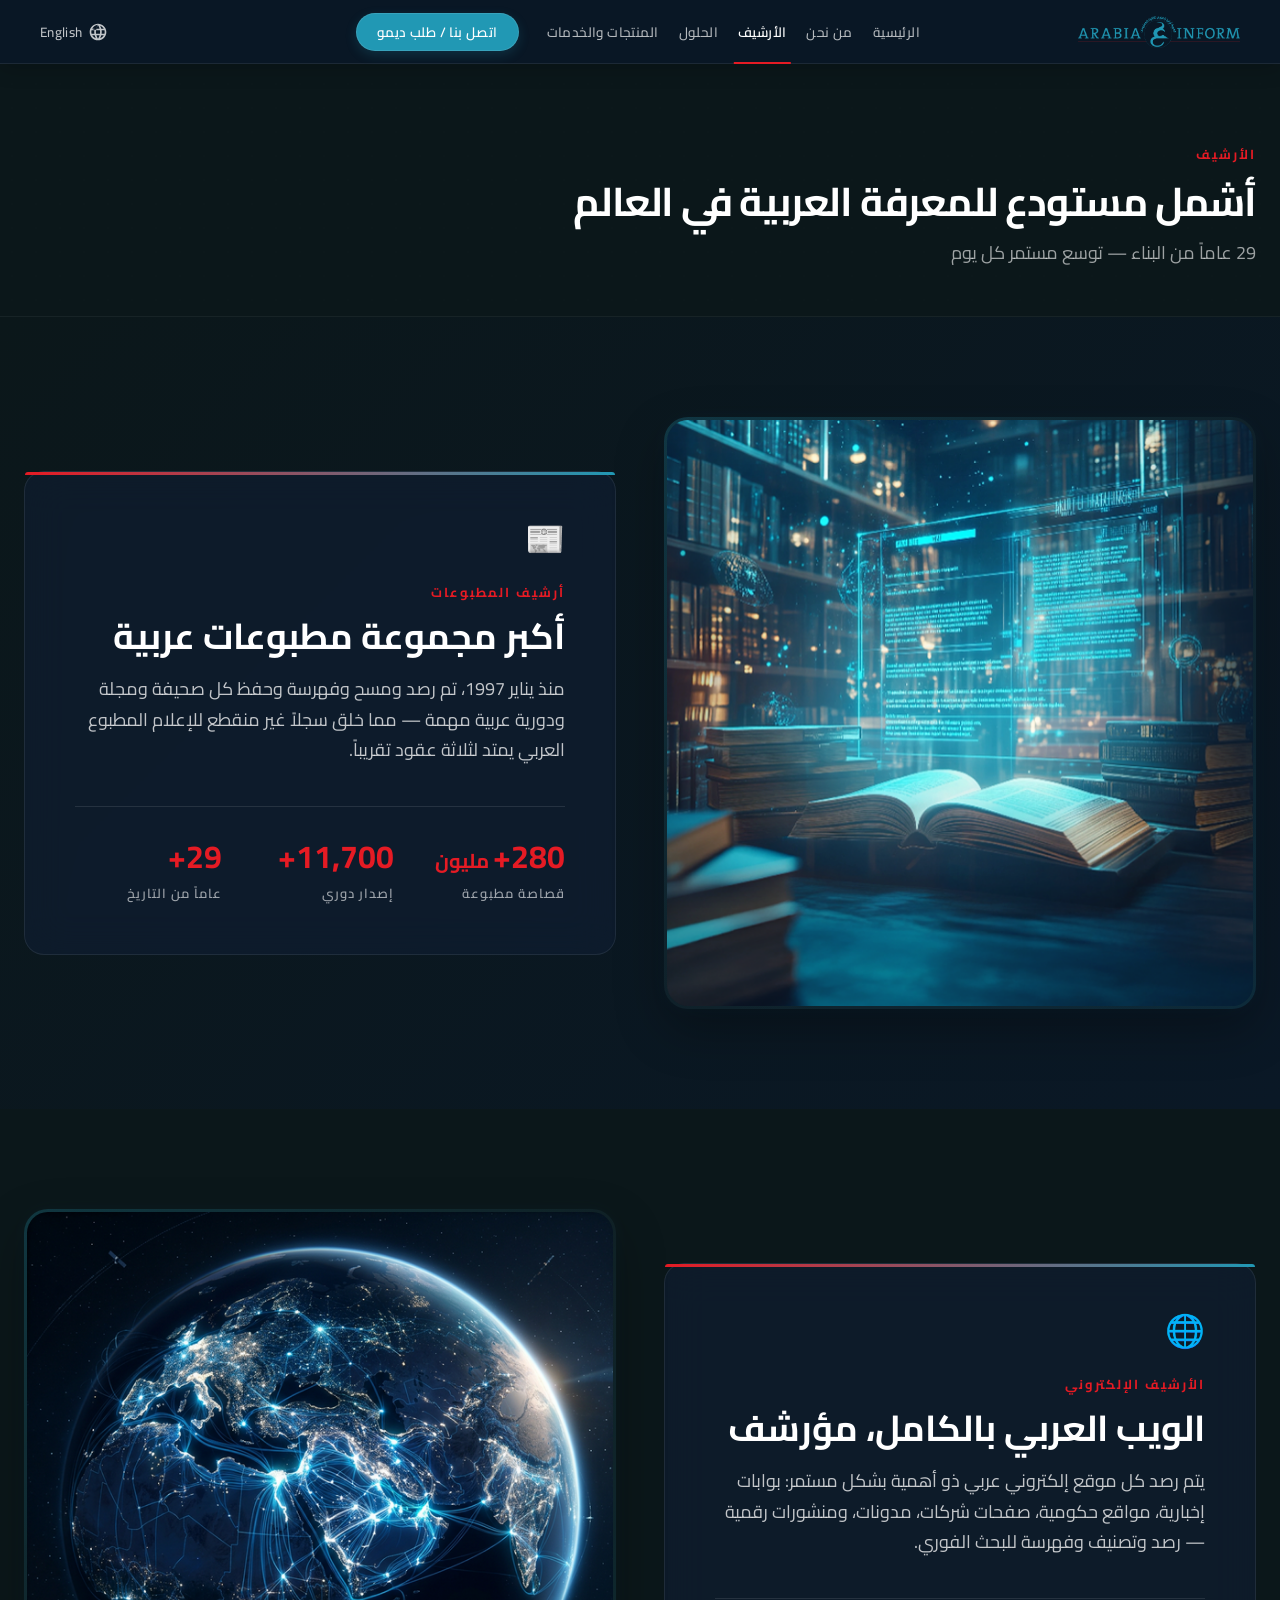
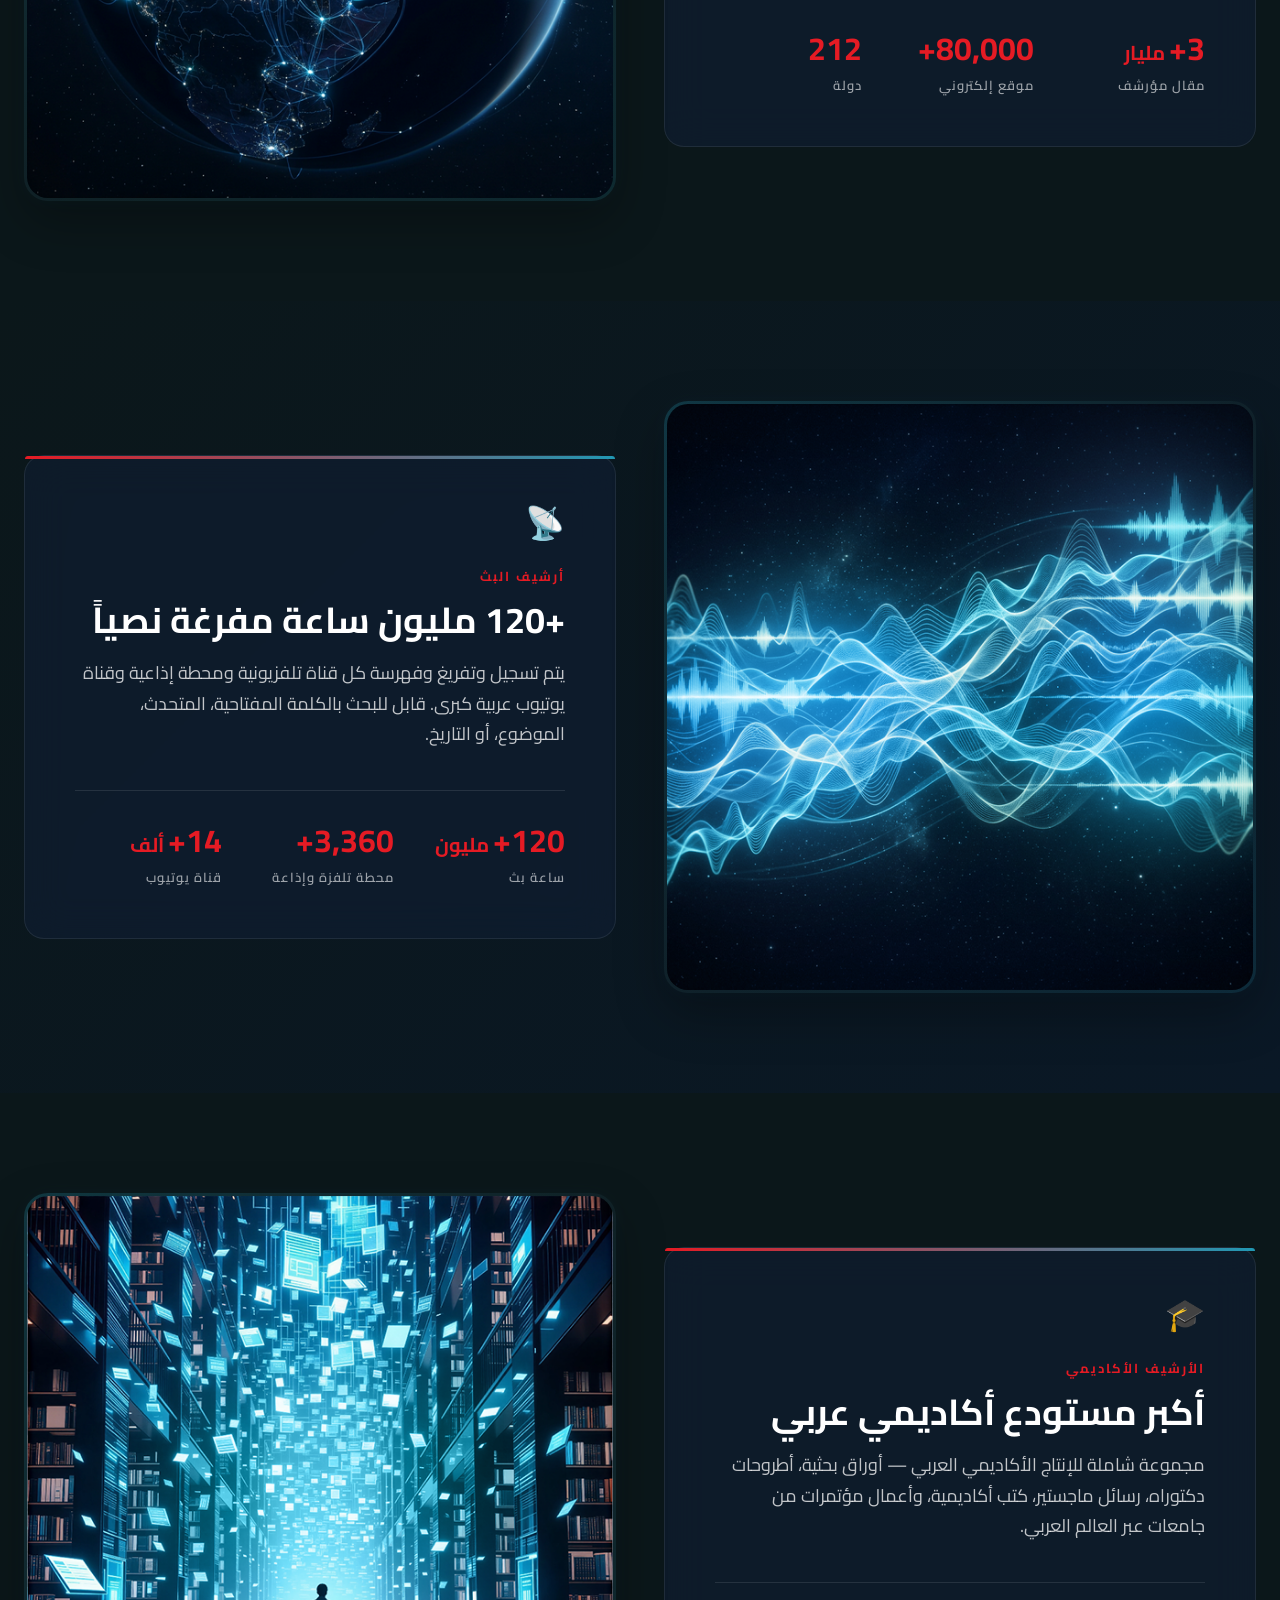
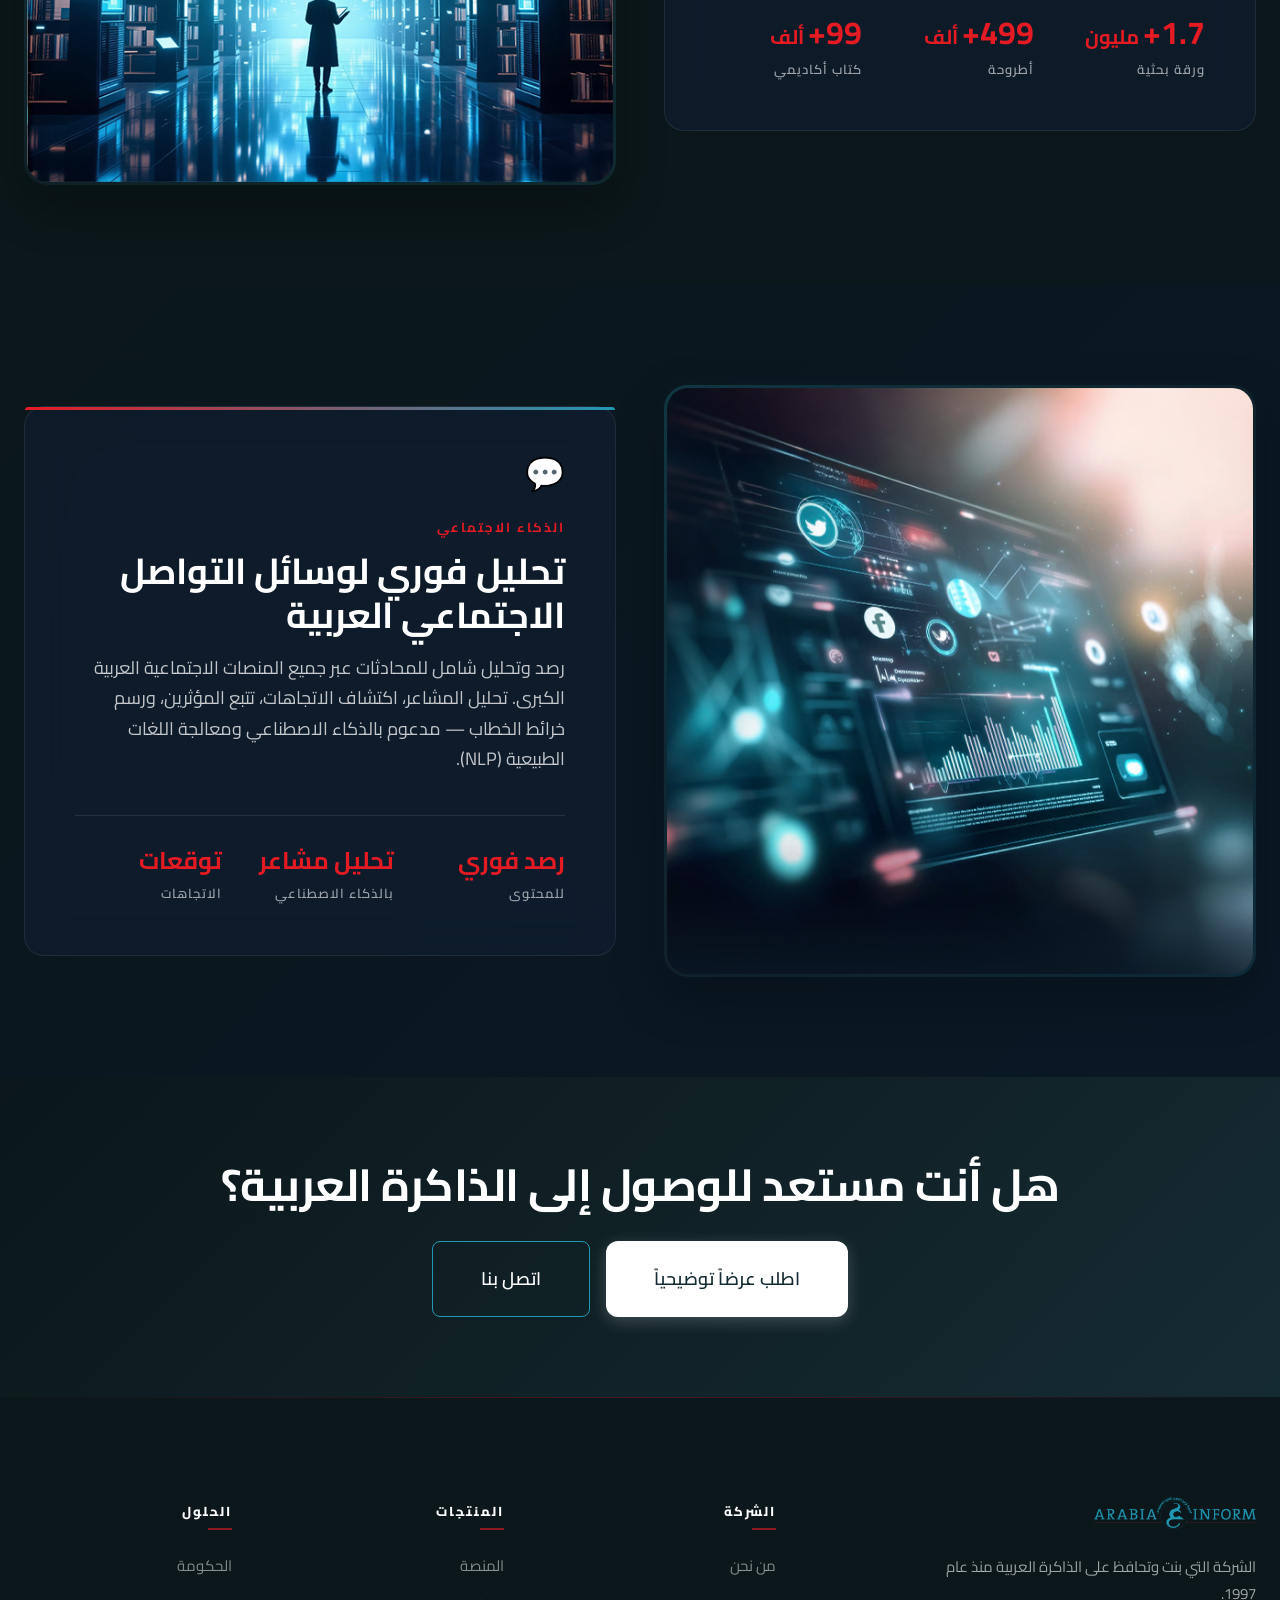
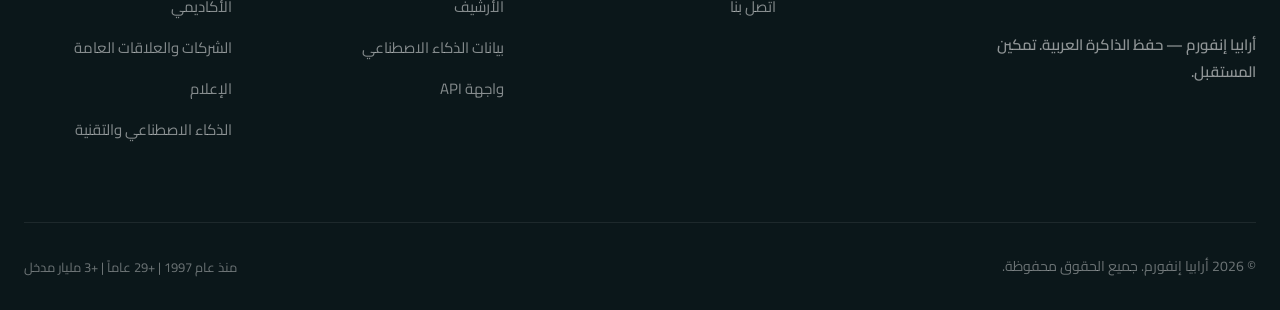
<file: ar/archive.html>
<!DOCTYPE html>
<html lang="ar" dir="rtl" class="rtl">

<head>
    <meta charset="UTF-8">
    <meta name="viewport" content="width=device-width, initial-scale=1.0">
    <title>الأرشيف — أرابيا إنفورم</title>
    <meta name="description"
        content="أشمل مستودع للمعرفة العربية المهيكلة في العالم — 29 عاماً من البناء. أرشيفات المطبوعات، الإنترنت، البث، الأكاديمي، ووسائل التواصل الاجتماعي.">
    <link rel="stylesheet" href="../css/styles.css?v=8.0">

      <!-- Social Media & Open Graph Tags -->
  <meta property="og:type" content="website">
  <meta property="og:url" content="https://arabiainform.com/ar/">
  <meta property="og:title" content="أرابيا إنفورم — الذاكرة العربية منذ 1997">
  <meta property="og:description" content="الأرشيف الأكثر استمرارية للمصادر العربية في العالم. مجسّل ومفهرس منذ 29 عاماً.">
  <meta property="og:image" content="https://arabiainform.com/images/logo.png">
  
  <!-- Twitter -->
  <meta property="twitter:card" content="summary_large_image">
  <meta property="twitter:url" content="https://arabiainform.com/ar/">
  <meta property="twitter:title" content="أرابيا إنفورم — الذاكرة العربية منذ 1997">
  <meta property="twitter:description" content="الأرشيف الأكثر استمرارية للمصادر العربية في العالم. مجسّل ومفهرس منذ 29 عاماً.">
  <meta property="twitter:image" content="https://arabiainform.com/images/logo.png">

  <!-- Favicon -->
    <link rel="icon" type="image/png" href="../images/favicon.png">
</head>

<body>
    <!-- Institutional Header -->
    <header class="header-wrapper" id="headerWrapper">
        <div class="container">
            <div class="nav-brand">
                <a href="index.html" class="nav-logo"><img src="../images/logo.png" alt="أرابيا إنفورم" height="50"></a>
            </div>

            <div class="nav-menu" id="navMenu">
                <a href="index.html" class="nav-link">الرئيسية</a>

                
                <a href="about.html" class="nav-link">من نحن</a>

                
                <a href="archive.html" class="nav-link">الأرشيف</a>
                <a href="solutions.html" class="nav-link">الحلول</a>
                <a href="products.html" class="nav-link">المنتجات والخدمات</a>
                <a href="contact.html" class="nav-link">اتصل بنا / طلب ديمو</a>
            </div>
            <div class="nav-actions">
                <button class="lang-toggle" onclick="switchLanguage('en')" aria-label="English">
                    <svg viewBox="0 0 24 24">
                        <path
                            d="M11.99 2C6.47 2 2 6.48 2 12s4.47 10 9.99 10C17.52 22 22 17.52 22 12S17.52 2 11.99 2zm6.93 6h-2.95c-.32-1.25-.78-2.45-1.38-3.56 1.84.63 3.37 1.91 4.33 3.56zM12 4.04c.83 1.2 1.48 2.53 1.91 3.96h-3.82c.43-1.43 1.08-2.76 1.91-3.96zM4.26 14C4.1 13.36 4 12.69 4 12s.1-1.36.26-2h3.38c-.08.66-.14 1.32-.14 2s.06 1.34.14 2H4.26zm.82 2h2.95c.32 1.25.78 2.45 1.38 3.56-1.84-.63-3.37-1.9-4.33-3.56zm2.95-8H5.08c1.39-2.39 3.8-4 6.54-4.59-.81 1.76-1.44 3.73-1.68 5.76H5.08zM12 19.96c-.83-1.2-1.48-2.53-1.91-3.96h3.82c-.43 1.43-1.08 2.76-1.91 3.96zM14.34 14H9.66c-.09-.66-.16-1.32-.16-2s.07-1.35.16-2h4.68c.09.65.16 1.32.16 2s-.07 1.34-.16 2zm.25 5.56c.6-1.11 1.06-2.31 1.38-3.56h2.95c-.96 1.65-2.49 2.93-4.33 3.56zM16.36 14c.08-.66.14-1.32.14-2s-.06-1.34-.14-2h3.38c.16.64.26 1.31.26 2s-.1 1.36-.26 2h-3.38z" />
                    </svg>
                    English
                </button>
                <button class="nav-hamburger" id="navHamburger"
                    aria-label="Menu"><span></span><span></span><span></span></button>
            </div>
        </div>
    </header>

    <section class="page-header">
        <div class="container"><span class="section-label">الأرشيف</span>
            <h1>أشمل مستودع للمعرفة العربية في العالم</h1>
            <p>29 عاماً من البناء — توسع مستمر كل يوم</p>
        </div>
    </section>

    <!-- Global Archive Thread -->
    <div class="archive-thread"></div>

    <section class="archive-showcase-section" id="print">
        <div class="container">
            <div class="archive-showcase-grid reveal">
                <!-- Text Content -->
                <div class="archive-content-pane">
                    <div class="archive-glass-card">
                        <div class="archive-glass-icon">📰</div>
                        <span class="section-label" style="display:inline-block; margin-bottom: 12px;">أرشيف المطبوعات</span>
                        <h3>أكبر مجموعة مطبوعات عربية</h3>
                        <p>منذ يناير 1997، تم رصد ومسح وفهرسة وحفظ كل صحيفة ومجلة ودورية عربية مهمة — مما خلق سجلاً غير منقطع للإعلام المطبوع العربي يمتد لثلاثة عقود تقريباً.</p>

                        <div class="archive-stats-grid">
                            <div class="archive-stat-box">
                                <div class="archive-stat-value"><span data-counter="280" data-prefix="" data-suffix="+">0</span><span
                                        class="suffix"> مليون</span></div>
                                <span class="archive-stat-label">قصاصة مطبوعة</span>
                            </div>
                            <div class="archive-stat-box">
                                <div class="archive-stat-value"><span data-counter="11700" data-prefix="" data-suffix="+">0</span></div>
                                <span class="archive-stat-label">إصدار دوري</span>
                            </div>
                            <div class="archive-stat-box">
                                <div class="archive-stat-value"><span data-counter="29" data-prefix="" data-suffix="+">0</span></div>
                                <span class="archive-stat-label">عاماً من التاريخ</span>
                            </div>
                        </div>
                    </div>
                </div>
                <!-- Visual Content -->
                <div class="archive-visual-pane">
                    <img src="../images/The%20Largest%20Arabic%20Print%20Collection.png" alt="أرشيف المطبوعات">
                </div>
            </div>
        </div>
    </section>

    <section class="archive-showcase-section" id="online">
        <div class="container">
            <div class="archive-showcase-grid reveal">
                <!-- Text Content -->
                <div class="archive-content-pane">
                    <div class="archive-glass-card">
                        <div class="archive-glass-icon">🌐</div>
                        <span class="section-label" style="display:inline-block; margin-bottom: 12px;">الأرشيف الإلكتروني</span>
                        <h3>الويب العربي بالكامل، مؤرشف</h3>
                        <p>يتم رصد كل موقع إلكتروني عربي ذو أهمية بشكل مستمر: بوابات إخبارية، مواقع حكومية، صفحات شركات، مدونات، ومنشورات رقمية — رصد وتصنيف وفهرسة للبحث الفوري.</p>

                        <div class="archive-stats-grid">
                            <div class="archive-stat-box">
                                <div class="archive-stat-value"><span data-counter="3" data-prefix="" data-suffix="+">0</span><span
                                        class="suffix"> مليار</span></div>
                                <span class="archive-stat-label">مقال مؤرشف</span>
                            </div>
                            <div class="archive-stat-box">
                                <div class="archive-stat-value"><span data-counter="80000" data-prefix="" data-suffix="+">0</span></div>
                                <span class="archive-stat-label">موقع إلكتروني</span>
                            </div>
                            <div class="archive-stat-box">
                                <div class="archive-stat-value"><span data-counter="212">0</span></div>
                                <span class="archive-stat-label">دولة</span>
                            </div>
                        </div>
                    </div>
                </div>
                <!-- Visual Content -->
                <div class="archive-visual-pane">
                    <img src="../images/The%20Entire%20Arabic%20Web%2C%20Archived.png" alt="الأرشيف الإلكتروني">
                </div>
            </div>
        </div>
    </section>

    <section class="archive-showcase-section" id="broadcast">
        <div class="container">
            <div class="archive-showcase-grid reveal">
                <!-- Text Content -->
                <div class="archive-content-pane">
                    <div class="archive-glass-card">
                        <div class="archive-glass-icon">📡</div>
                        <span class="section-label" style="display:inline-block; margin-bottom: 12px;">أرشيف البث</span>
                        <h3>+120 مليون ساعة مفرغة نصياً</h3>
                        <p>يتم تسجيل وتفريغ وفهرسة كل قناة تلفزيونية ومحطة إذاعية وقناة يوتيوب عربية كبرى. قابل للبحث بالكلمة المفتاحية، المتحدث، الموضوع، أو التاريخ.</p>

                        <div class="archive-stats-grid">
                            <div class="archive-stat-box">
                                <div class="archive-stat-value"><span data-counter="120" data-prefix="" data-suffix="+">0</span><span
                                        class="suffix"> مليون</span></div>
                                <span class="archive-stat-label">ساعة بث</span>
                            </div>
                            <div class="archive-stat-box">
                                <div class="archive-stat-value"><span data-counter="3360" data-prefix="" data-suffix="+">0</span></div>
                                <span class="archive-stat-label">محطة تلفزة وإذاعة</span>
                            </div>
                            <div class="archive-stat-box">
                                <div class="archive-stat-value"><span data-counter="14" data-prefix="" data-suffix="+">0</span><span
                                        class="suffix"> ألف</span></div>
                                <span class="archive-stat-label">قناة يوتيوب</span>
                            </div>
                        </div>
                    </div>
                </div>
                <!-- Visual Content -->
                <div class="archive-visual-pane">
                    <img src="../images/120M%2B%20Hours%20Fully%20Transcribed.png" alt="أرشيف البث">
                </div>
            </div>
        </div>
    </section>

    <section class="archive-showcase-section" id="academic">
        <div class="container">
            <div class="archive-showcase-grid reveal">
                <!-- Text Content -->
                <div class="archive-content-pane">
                    <div class="archive-glass-card">
                        <div class="archive-glass-icon">🎓</div>
                        <span class="section-label" style="display:inline-block; margin-bottom: 12px;">الأرشيف الأكاديمي</span>
                        <h3>أكبر مستودع أكاديمي عربي</h3>
                        <p>مجموعة شاملة للإنتاج الأكاديمي العربي — أوراق بحثية، أطروحات دكتوراه، رسائل ماجستير، كتب أكاديمية، وأعمال مؤتمرات من جامعات عبر العالم العربي.</p>

                        <div class="archive-stats-grid">
                            <div class="archive-stat-box">
                                <div class="archive-stat-value"><span data-counter="1.7" data-prefix="" data-suffix="+">0</span><span
                                        class="suffix"> مليون</span></div>
                                <span class="archive-stat-label">ورقة بحثية</span>
                            </div>
                            <div class="archive-stat-box">
                                <div class="archive-stat-value"><span data-counter="500" data-prefix="" data-suffix="+">0</span><span
                                        class="suffix"> ألف</span></div>
                                <span class="archive-stat-label">أطروحة</span>
                            </div>
                            <div class="archive-stat-box">
                                <div class="archive-stat-value"><span data-counter="100" data-prefix="" data-suffix="+">0</span><span
                                        class="suffix"> ألف</span></div>
                                <span class="archive-stat-label">كتاب أكاديمي</span>
                            </div>
                        </div>
                    </div>
                </div>
                <!-- Visual Content -->
                <div class="archive-visual-pane">
                    <img src="../images/The%20Largest%20Academic%20Repository.png" alt="الأرشيف الأكاديمي">
                </div>
            </div>
        </div>
    </section>

    <section class="archive-showcase-section" id="social">
        <div class="container">
            <div class="archive-showcase-grid reveal">
                <!-- Text Content -->
                <div class="archive-content-pane">
                    <div class="archive-glass-card">
                        <div class="archive-glass-icon">💬</div>
                        <span class="section-label" style="display:inline-block; margin-bottom: 12px;">الذكاء الاجتماعي</span>
                        <h3>تحليل فوري لوسائل التواصل الاجتماعي العربية</h3>
                        <p>رصد وتحليل شامل للمحادثات عبر جميع المنصات الاجتماعية العربية الكبرى. تحليل المشاعر، اكتشاف الاتجاهات، تتبع المؤثرين، ورسم خرائط الخطاب — مدعوم بالذكاء الاصطناعي ومعالجة اللغات الطبيعية (NLP).</p>

                        <div class="archive-stats-grid">
                            <div class="archive-stat-box">
                                <div class="archive-stat-value" style="font-size: 24px; white-space: nowrap;">رصد فوري
                                </div>
                                <span class="archive-stat-label">للمحتوى</span>
                            </div>
                            <div class="archive-stat-box">
                                <div class="archive-stat-value" style="font-size: 24px; white-space: nowrap;">تحليل مشاعر
                                </div>
                                <span class="archive-stat-label">بالذكاء الاصطناعي</span>
                            </div>
                            <div class="archive-stat-box">
                                <div class="archive-stat-value" style="font-size: 24px; white-space: nowrap;">توقعات
                                </div>
                                <span class="archive-stat-label">الاتجاهات</span>
                            </div>
                        </div>
                    </div>
                </div>
                <!-- Visual Content -->
                <div class="archive-visual-pane">
                    <img src="../images/Real-Time%20Arabic%20Social%20Media%20Analysis.png" alt="تحليل وسائل التواصل">
                </div>
            </div>
        </div>
    </section>

    <section class="cta-band">
        <div class="container reveal">
            <h2>هل أنت مستعد للوصول إلى الذاكرة العربية؟</h2>
            <div class="cta-buttons"><a href="contact.html" class="btn btn-gold btn-lg">اطلب عرضاً توضيحياً</a><a
                    href="contact.html" class="btn btn-outline-intellectual btn-lg">اتصل بنا</a></div>
        </div>
    </section>
    <footer class="footer">
        <div class="container">
            <div class="footer-grid">
                <div class="footer-brand"><a href="index.html" class="nav-logo"><img src="../images/logo.png"
                            alt="أرابيا إنفورم" height="50"></a>
                    <p>الشركة التي بنت وتحافظ على الذاكرة العربية منذ عام 1997.</p>
                    <p class="footer-brand-line">أرابيا إنفورم — حفظ الذاكرة العربية. تمكين المستقبل.</p>
                </div>
                                                <div>
                    <h4 class="footer-title">الشركة</h4>
                    <ul class="footer-links">
                        <li><a href="about.html">من نحن</a></li>
                        <!-- <li><a href="impact.html">الأثر والأرقام</a></li> -->
                        <li><a href="contact.html">اتصل بنا</a></li>
                    </ul>
                </div>
                <div>
                    <h4 class="footer-title">المنتجات</h4>
                    <ul class="footer-links">
                        <li><a href="products.html#platform">المنصة</a></li>
                        <li><a href="archive.html">الأرشيف</a></li>
                        <li><a href="products.html#ai">بيانات الذكاء الاصطناعي</a></li>
                        <li><a href="products.html#api">واجهة API</a></li>
                    </ul>
                </div>
                <div>
                    <h4 class="footer-title">الحلول</h4>
                    <ul class="footer-links">
                        <li><a href="solutions.html#government">الحكومة</a></li>
                        <li><a href="solutions.html#academic">الأكاديمي</a></li>
                        <li><a href="solutions.html#corporate">الشركات والعلاقات العامة</a></li>
                        <li><a href="solutions.html#media">الإعلام</a></li>
                        <li><a href="solutions.html#ai">الذكاء الاصطناعي والتقنية</a></li>
                    </ul>
                </div>
            </div>
            <div class="footer-bottom">
                <span>&copy; 2026 أرابيا إنفورم. جميع الحقوق محفوظة.</span>
                <div class="footer-stats">
                    <span>منذ عام 1997 | +29 عاماً | +3 مليار مدخل</span>
                </div>
            </div>
        </div>
    </footer>
    <script src="../js/main.js?v=1.7"></script>
</body>

</html>
</file>
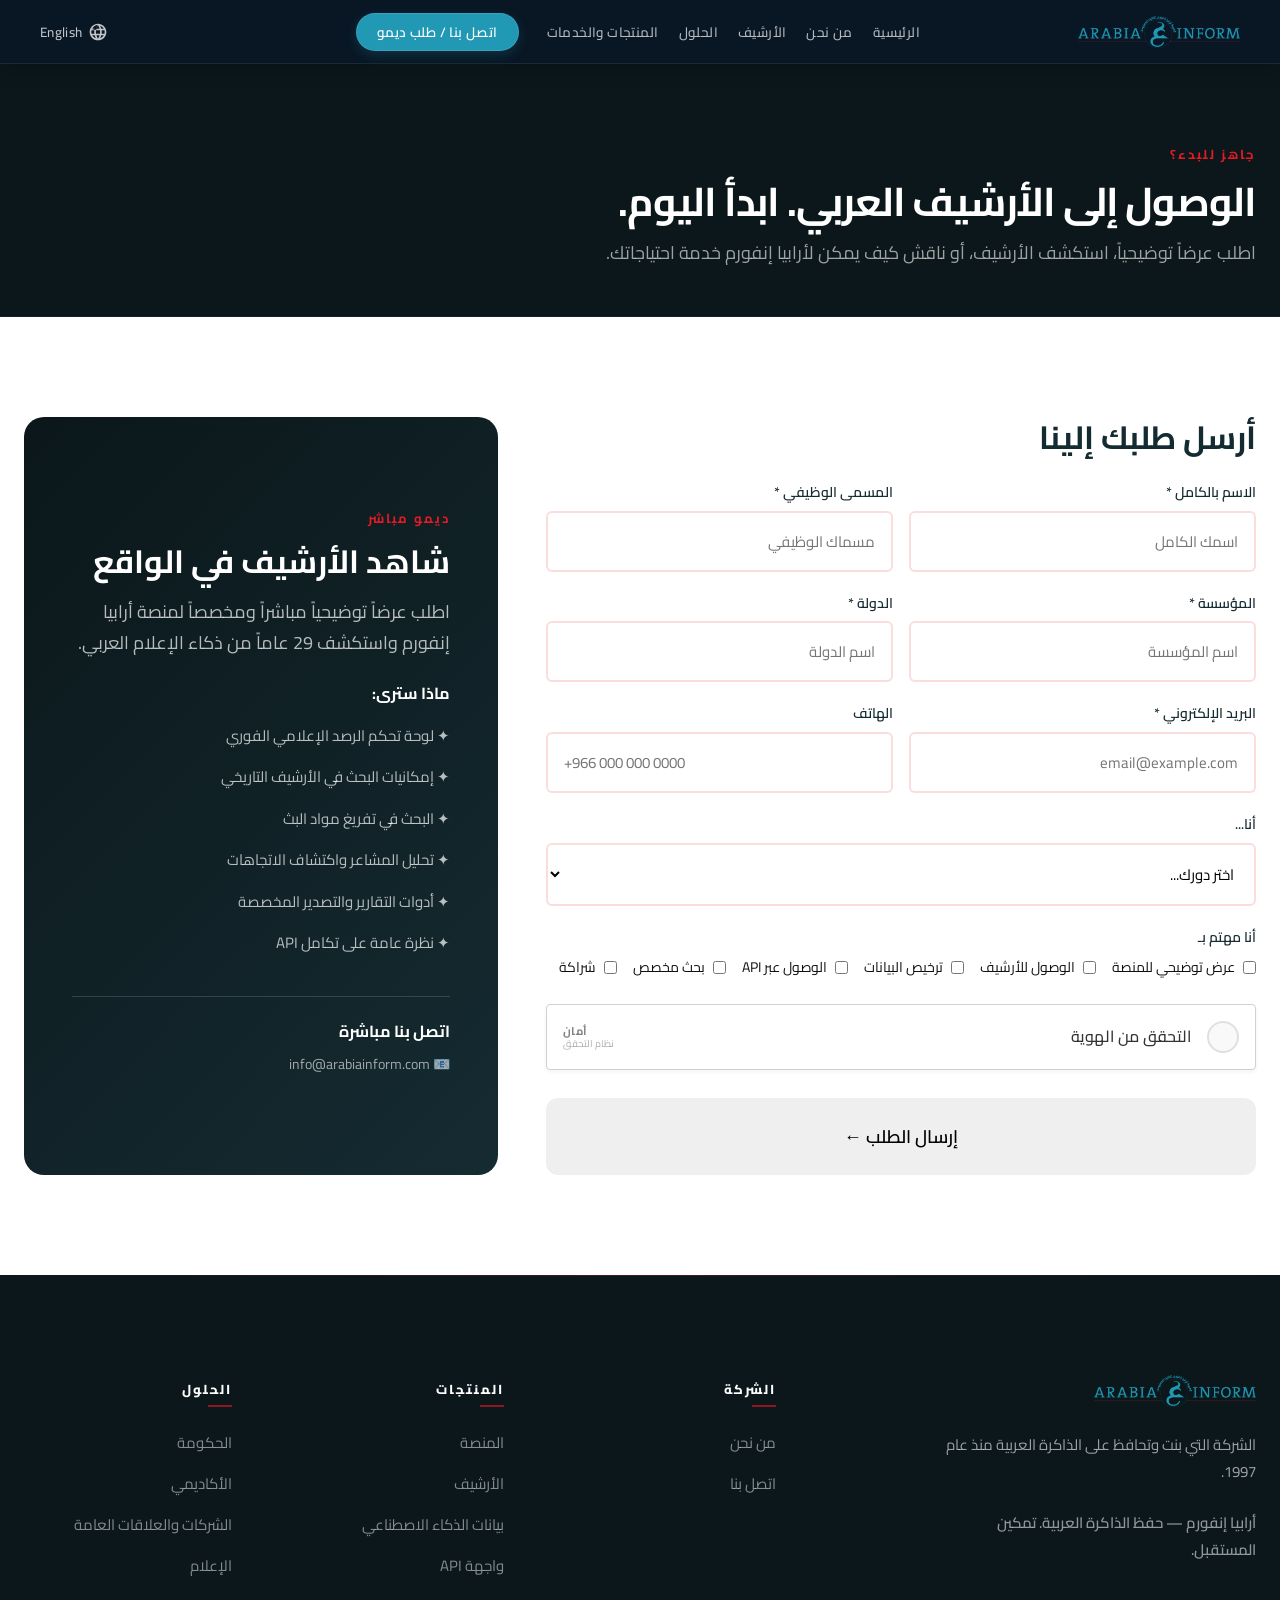
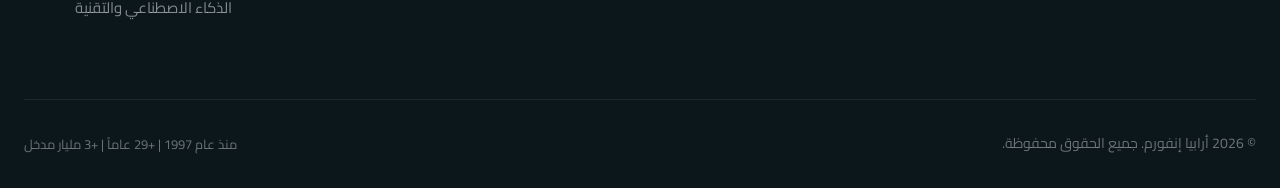
<file: ar/contact.html>
<!DOCTYPE html>
<html lang="ar" dir="rtl" class="rtl">

<head>
    <meta charset="UTF-8">
    <meta name="viewport" content="width=device-width, initial-scale=1.0">
    <title>اتصل بنا — أرابيا إنفورم</title>
    <meta name="description"
        content="الوصول إلى الذاكرة العربية. اطلب ديمو، اتصل بفريقنا، أو استكشف فرص الشراكة مع أرابيا إنفورم.">
    <link rel="stylesheet" href="../css/styles.css?v=8.0">

      <!-- Social Media & Open Graph Tags -->
  <meta property="og:type" content="website">
  <meta property="og:url" content="https://arabiainform.com/ar/">
  <meta property="og:title" content="أرابيا إنفورم — الذاكرة العربية منذ 1997">
  <meta property="og:description" content="الأرشيف الأكثر استمرارية للمصادر العربية في العالم. مجسّل ومفهرس منذ 29 عاماً.">
  <meta property="og:image" content="https://arabiainform.com/images/logo.png">
  
  <!-- Twitter -->
  <meta property="twitter:card" content="summary_large_image">
  <meta property="twitter:url" content="https://arabiainform.com/ar/">
  <meta property="twitter:title" content="أرابيا إنفورم — الذاكرة العربية منذ 1997">
  <meta property="twitter:description" content="الأرشيف الأكثر استمرارية للمصادر العربية في العالم. مجسّل ومفهرس منذ 29 عاماً.">
  <meta property="twitter:image" content="https://arabiainform.com/images/logo.png">

  <!-- Favicon -->
    <link rel="icon" type="image/png" href="../images/favicon.png">
</head>

<body>
    <!-- Institutional Header -->
    <header class="header-wrapper" id="headerWrapper">
        <div class="container">
            <div class="nav-brand">
                <a href="index.html" class="nav-logo"><img src="../images/logo.png" alt="أرابيا إنفورم" height="50"></a>
            </div>

            <div class="nav-menu" id="navMenu">
                <a href="index.html" class="nav-link">الرئيسية</a>

                
                <a href="about.html" class="nav-link">من نحن</a>

                
                <a href="archive.html" class="nav-link">الأرشيف</a>
                <a href="solutions.html" class="nav-link">الحلول</a>
                <a href="products.html" class="nav-link">المنتجات والخدمات</a>
                <a href="contact.html" class="nav-link">اتصل بنا / طلب ديمو</a>
            </div>
            <div class="nav-actions">
                <button class="lang-toggle" onclick="switchLanguage('en')" aria-label="English">
                    <svg viewBox="0 0 24 24">
                        <path
                            d="M11.99 2C6.47 2 2 6.48 2 12s4.47 10 9.99 10C17.52 22 22 17.52 22 12S17.52 2 11.99 2zm6.93 6h-2.95c-.32-1.25-.78-2.45-1.38-3.56 1.84.63 3.37 1.91 4.33 3.56zM12 4.04c.83 1.2 1.48 2.53 1.91 3.96h-3.82c.43-1.43 1.08-2.76 1.91-3.96zM4.26 14C4.1 13.36 4 12.69 4 12s.1-1.36.26-2h3.38c-.08.66-.14 1.32-.14 2s.06 1.34.14 2H4.26zm.82 2h2.95c.32 1.25.78 2.45 1.38 3.56-1.84-.63-3.37-1.9-4.33-3.56zm2.95-8H5.08c1.39-2.39 3.8-4 6.54-4.59-.81 1.76-1.44 3.73-1.68 5.76H5.08zM12 19.96c-.83-1.2-1.48-2.53-1.91-3.96h3.82c-.43 1.43-1.08 2.76-1.91 3.96zM14.34 14H9.66c-.09-.66-.16-1.32-.16-2s.07-1.35.16-2h4.68c.09.65.16 1.32.16 2s-.07 1.34-.16 2zm.25 5.56c.6-1.11 1.06-2.31 1.38-3.56h2.95c-.96 1.65-2.49 2.93-4.33 3.56zM16.36 14c.08-.66.14-1.32.14-2s-.06-1.34-.14-2h3.38c.16.64.26 1.31.26 2s-.1 1.36-.26 2h-3.38z" />
                    </svg>
                    English
                </button>
                <button class="nav-hamburger" id="navHamburger"
                    aria-label="Menu"><span></span><span></span><span></span></button>
            </div>
        </div>
    </header>

    <section class="page-header">
        <div class="container"><span class="section-label">جاهز للبدء؟</span>
            <h1>الوصول إلى الأرشيف العربي. ابدأ اليوم.</h1>
            <p>اطلب عرضاً توضيحياً، استكشف الأرشيف، أو ناقش كيف يمكن لأرابيا إنفورم خدمة احتياجاتك.</p>
        </div>
    </section>

    <section class="section">
        <div class="container">
            <div class="contact-grid">
                <div class="reveal">
                    <h3 style="margin-bottom:24px;">أرسل طلبك إلينا</h3>
                    <form id="contactForm" action="https://formsubmit.co/jan.diggs@arabiainform.com" method="POST">
                        <input type="hidden" name="_captcha" value="false">
                        <input type="hidden" name="_cc" value="info@arabiainform.com">
                        <input type="hidden" name="_next" value="http://arabiainform.com/ar/contact.html">
                        <div style="display:grid;grid-template-columns:1fr 1fr;gap:16px;">
                            <div class="form-group"><label class="form-label" for="fullName">الاسم بالكامل
                                    *</label><input class="form-input" type="text" id="fullName" name="fullName"
                                    required placeholder="اسمك الكامل"></div>
                            <div class="form-group"><label class="form-label" for="jobTitle">المسمى الوظيفي
                                    *</label><input class="form-input" type="text" id="jobTitle" name="jobTitle"
                                    required placeholder="مسماك الوظيفي"></div>
                        </div>
                        <div style="display:grid;grid-template-columns:1fr 1fr;gap:16px;">
                            <div class="form-group"><label class="form-label" for="organization">المؤسسة *</label><input
                                    class="form-input" type="text" id="organization" name="organization" required
                                    placeholder="اسم المؤسسة"></div>
                            <div class="form-group"><label class="form-label" for="country">الدولة *</label><input
                                    class="form-input" type="text" id="country" name="country" required
                                    placeholder="اسم الدولة"></div>
                        </div>
                        <div style="display:grid;grid-template-columns:1fr 1fr;gap:16px;">
                            <div class="form-group"><label class="form-label" for="email">البريد الإلكتروني
                                    *</label><input class="form-input" type="email" id="email" name="email" required
                                    placeholder="email@example.com"></div>
                            <div class="form-group"><label class="form-label" for="phone">الهاتف</label><input
                                    class="form-input" type="tel" id="phone" name="phone"
                                    placeholder="+966 000 000 0000"></div>
                        </div>
                        <div class="form-group">
                            <label class="form-label" for="iama">أنا...</label>
                            <select class="form-select" id="iama" name="iama">
                                <option value="">اختر دورك...</option>
                                <option value="government">مسؤول حكومي / قطاع عام</option>
                                <option value="academic">باحث أكاديمي</option>
                                <option value="corporate">محترف في الشركات / العلاقات العامة</option>
                                <option value="media">محترف في الإعلام</option>
                                <option value="ai">شركة ذكاء اصطناعي / تقنية</option>
                                <option value="other">آخر</option>
                            </select>
                        </div>
                        <div class="form-group">
                            <label class="form-label">أنا مهتم بـ</label>
                            <div class="checkbox-group">
                                <label class="checkbox-label"><input type="checkbox" name="interest" value="demo"> عرض
                                    توضيحي للمنصة</label>
                                <label class="checkbox-label"><input type="checkbox" name="interest" value="archive">
                                    الوصول للأرشيف</label>
                                <label class="checkbox-label"><input type="checkbox" name="interest" value="data"> ترخيص
                                    البيانات</label>
                                <label class="checkbox-label"><input type="checkbox" name="interest" value="api"> الوصول
                                    عبر API</label>
                                <label class="checkbox-label"><input type="checkbox" name="interest" value="research">
                                    بحث مخصص</label>
                                <label class="checkbox-label"><input type="checkbox" name="interest"
                                        value="partnership"> شراكة</label>
                            </div>
                        </div>
                        <!-- Local Checkbox CAPTCHA (Premium Box Style - No API) -->
                        <div class="form-group captcha-container" 
                             style="margin-top: 24px; padding: 16px; background: #ffffff; border-radius: 4px; border: 1px solid #d1d1d1; display: flex; align-items: center; justify-content: space-between; cursor: pointer; box-shadow: 0 2px 4px rgba(0,0,0,0.05);"
                             onclick="toggleCheckboxCaptcha(this)">
                            <div style="display: flex; align-items: center; gap: 16px;">
                                <div id="captcha-checkbox-circle" style="width: 32px; height: 32px; border: 2px solid #e0e0e0; border-radius: 50%; display: flex; align-items: center; justify-content: center; transition: all 0.3s ease; background: #f9f9f9;">
                                    <span id="captcha-check-mark" style="display: none; color: #ffffff; font-size: 1.1rem; font-weight: bold;">✓</span>
                                </div>
                                <span id="captcha-status-text" style="font-size: 1rem; color: #333333; font-weight: 500;">التحقق من الهوية</span>
                            </div>
                            <div style="text-align: left; line-height: 1.1; opacity: 0.8;">
                                <div style="font-size: 0.7rem; color: #666; font-weight: bold; letter-spacing: 0.5px;">أمان</div>
                                <div style="font-size: 0.6rem; color: #999;">نظام التحقق</div>
                            </div>
                            <input type="hidden" id="captcha-verified" value="false">
                        </div>
                        <button type="submit" id="submitBtn" class="btn btn-teal btn-lg"
                            style="width:100%;justify-content:center;margin-top:8px;">إرسال الطلب ←</button>
                    </form>
                </div>
                <div class="demo-panel reveal">
                    <span class="section-label" style="color:var(--gold);">ديمو مباشر</span>
                    <h3>شاهد الأرشيف في الواقع</h3>
                    <p style="margin-bottom:24px;">اطلب عرضاً توضيحياً مباشراً ومخصصاً لمنصة أرابيا إنفورم واستكشف 29
                        عاماً من ذكاء الإعلام العربي.</p>
                    <div style="margin-bottom:32px;">
                        <h4 style="color:var(--white);font-size:16px;margin-bottom:12px;">ماذا سترى:</h4>
                        <ul style="list-style:none;">
                            <li style="padding:8px 0;color:rgba(255,255,255,0.7);font-size:15px;">✦ لوحة تحكم الرصد الإعلامي الفوري
                            </li>
                            <li style="padding:8px 0;color:rgba(255,255,255,0.7);font-size:15px;">✦ إمكانيات البحث في الأرشيف التاريخي</li>
                            <li style="padding:8px 0;color:rgba(255,255,255,0.7);font-size:15px;">✦ البحث في تفريغ مواد البث</li>
                            <li style="padding:8px 0;color:rgba(255,255,255,0.7);font-size:15px;">✦ تحليل المشاعر واكتشاف الاتجاهات</li>
                            <li style="padding:8px 0;color:rgba(255,255,255,0.7);font-size:15px;">✦ أدوات التقارير والتصدير المخصصة</li>
                            <li style="padding:8px 0;color:rgba(255,255,255,0.7);font-size:15px;">✦ نظرة عامة على تكامل API</li>
                        </ul>
                    </div>
                    <div style="border-top:1px solid rgba(255,255,255,0.15);padding-top:24px;">
                        <h4 style="color:var(--white);font-size:16px;margin-bottom:12px;">اتصل بنا مباشرة</h4>
                        <p style="font-size:14px;color:rgba(255,255,255,0.6);margin-bottom:8px;">📧
                            info@arabiainform.com</p>

                    </div>
                </div>
            </div>
        </div>
    </section>

    <footer class="footer">
        <div class="container">
            <div class="footer-grid">
                <div class="footer-brand"><a href="index.html" class="nav-logo"><img src="../images/logo.png"
                            alt="أرابيا إنفورم" height="50"></a>
                    <p>الشركة التي بنت وتحافظ على الذاكرة العربية منذ عام 1997.</p>
                    <p class="footer-brand-line">أرابيا إنفورم — حفظ الذاكرة العربية. تمكين المستقبل.</p>
                </div>
                                                <div>
                    <h4 class="footer-title">الشركة</h4>
                    <ul class="footer-links">
                        <li><a href="about.html">من نحن</a></li>
                        <!-- <li><a href="impact.html">الأثر والأرقام</a></li> -->
                        <li><a href="contact.html">اتصل بنا</a></li>
                    </ul>
                </div>
                <div>
                    <h4 class="footer-title">المنتجات</h4>
                    <ul class="footer-links">
                        <li><a href="products.html#platform">المنصة</a></li>
                        <li><a href="archive.html">الأرشيف</a></li>
                        <li><a href="products.html#ai">بيانات الذكاء الاصطناعي</a></li>
                        <li><a href="products.html#api">واجهة API</a></li>
                    </ul>
                </div>
                <div>
                    <h4 class="footer-title">الحلول</h4>
                    <ul class="footer-links">
                        <li><a href="solutions.html#government">الحكومة</a></li>
                        <li><a href="solutions.html#academic">الأكاديمي</a></li>
                        <li><a href="solutions.html#corporate">الشركات والعلاقات العامة</a></li>
                        <li><a href="solutions.html#media">الإعلام</a></li>
                        <li><a href="solutions.html#ai">الذكاء الاصطناعي والتقنية</a></li>
                    </ul>
                </div>
            </div>
            <div class="footer-bottom">
                <span>&copy; 2026 أرابيا إنفورم. جميع الحقوق محفوظة.</span>
                <div class="footer-stats">
                    <span>منذ عام 1997 | +29 عاماً | +3 مليار مدخل</span>
                </div>
            </div>
        </div>
    </footer>
    <script src="../js/main.js?v=1.7"></script>
</body>

</html>
</file>
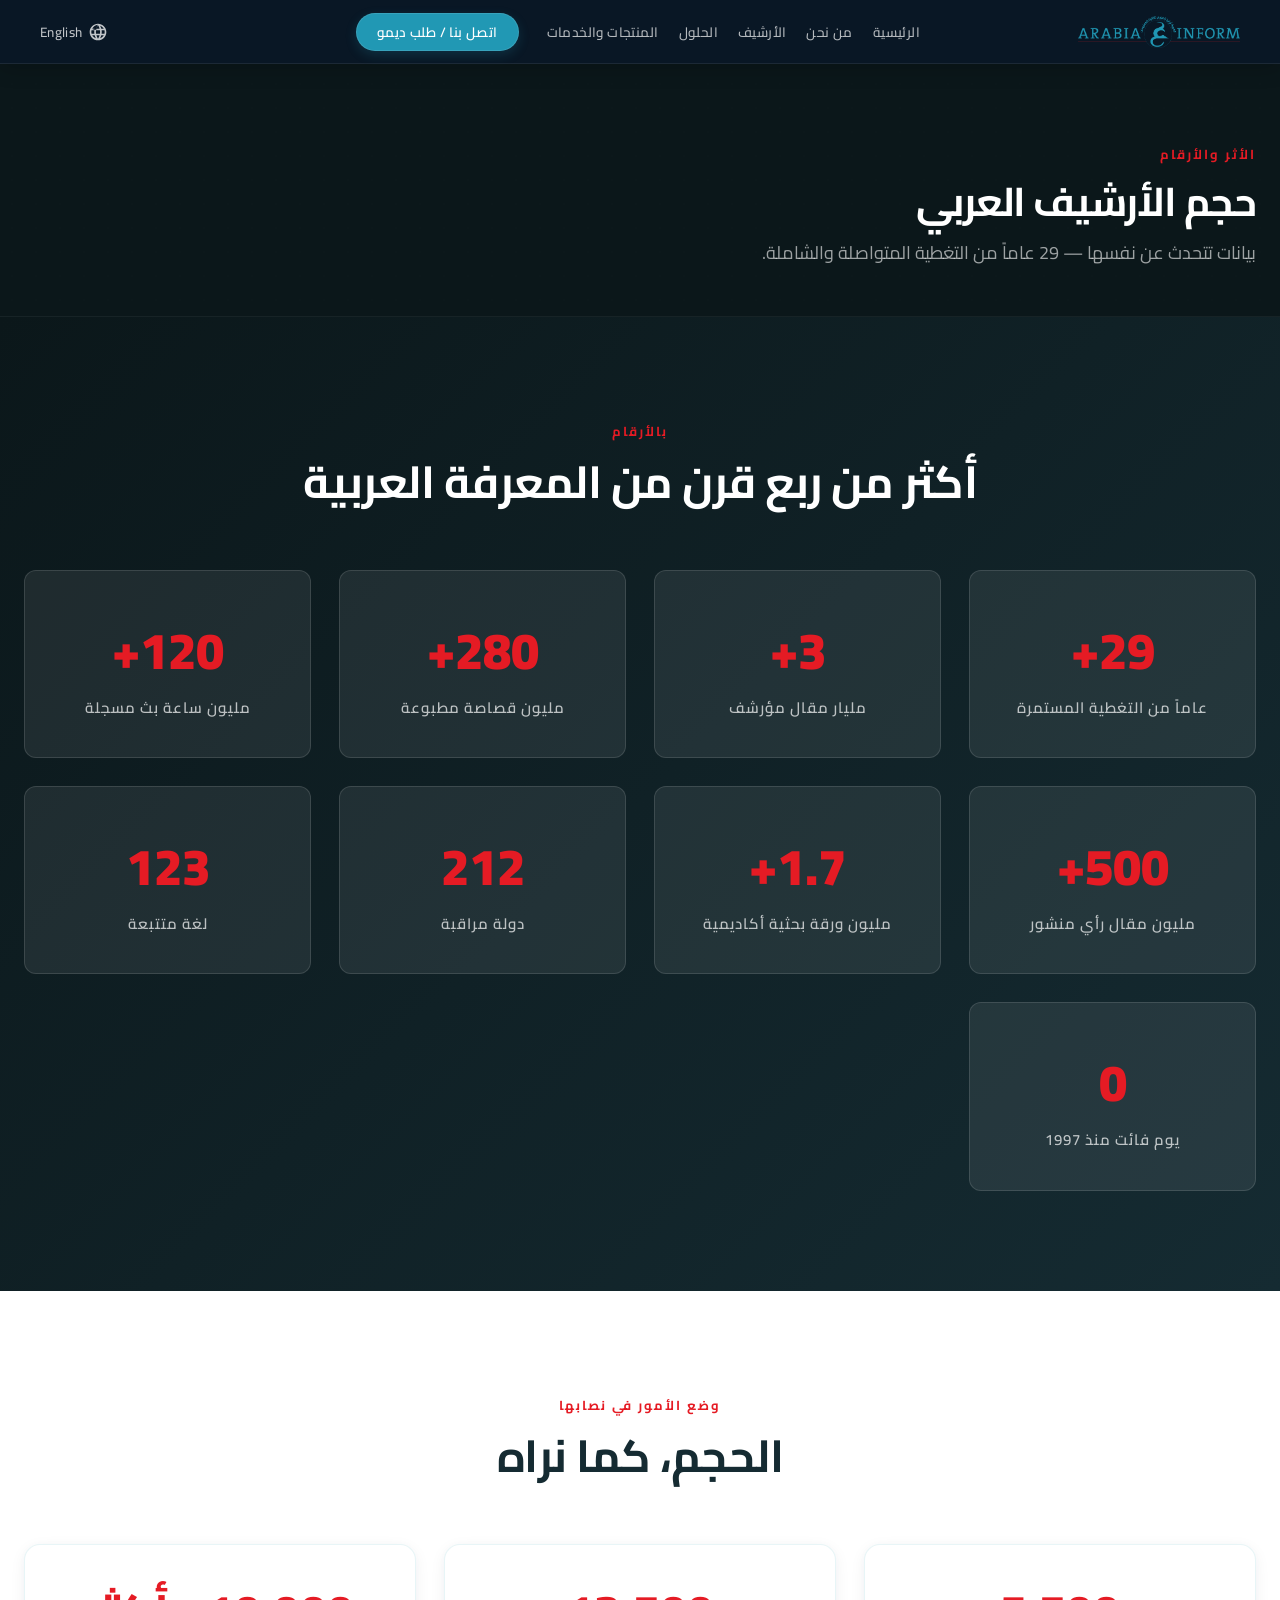
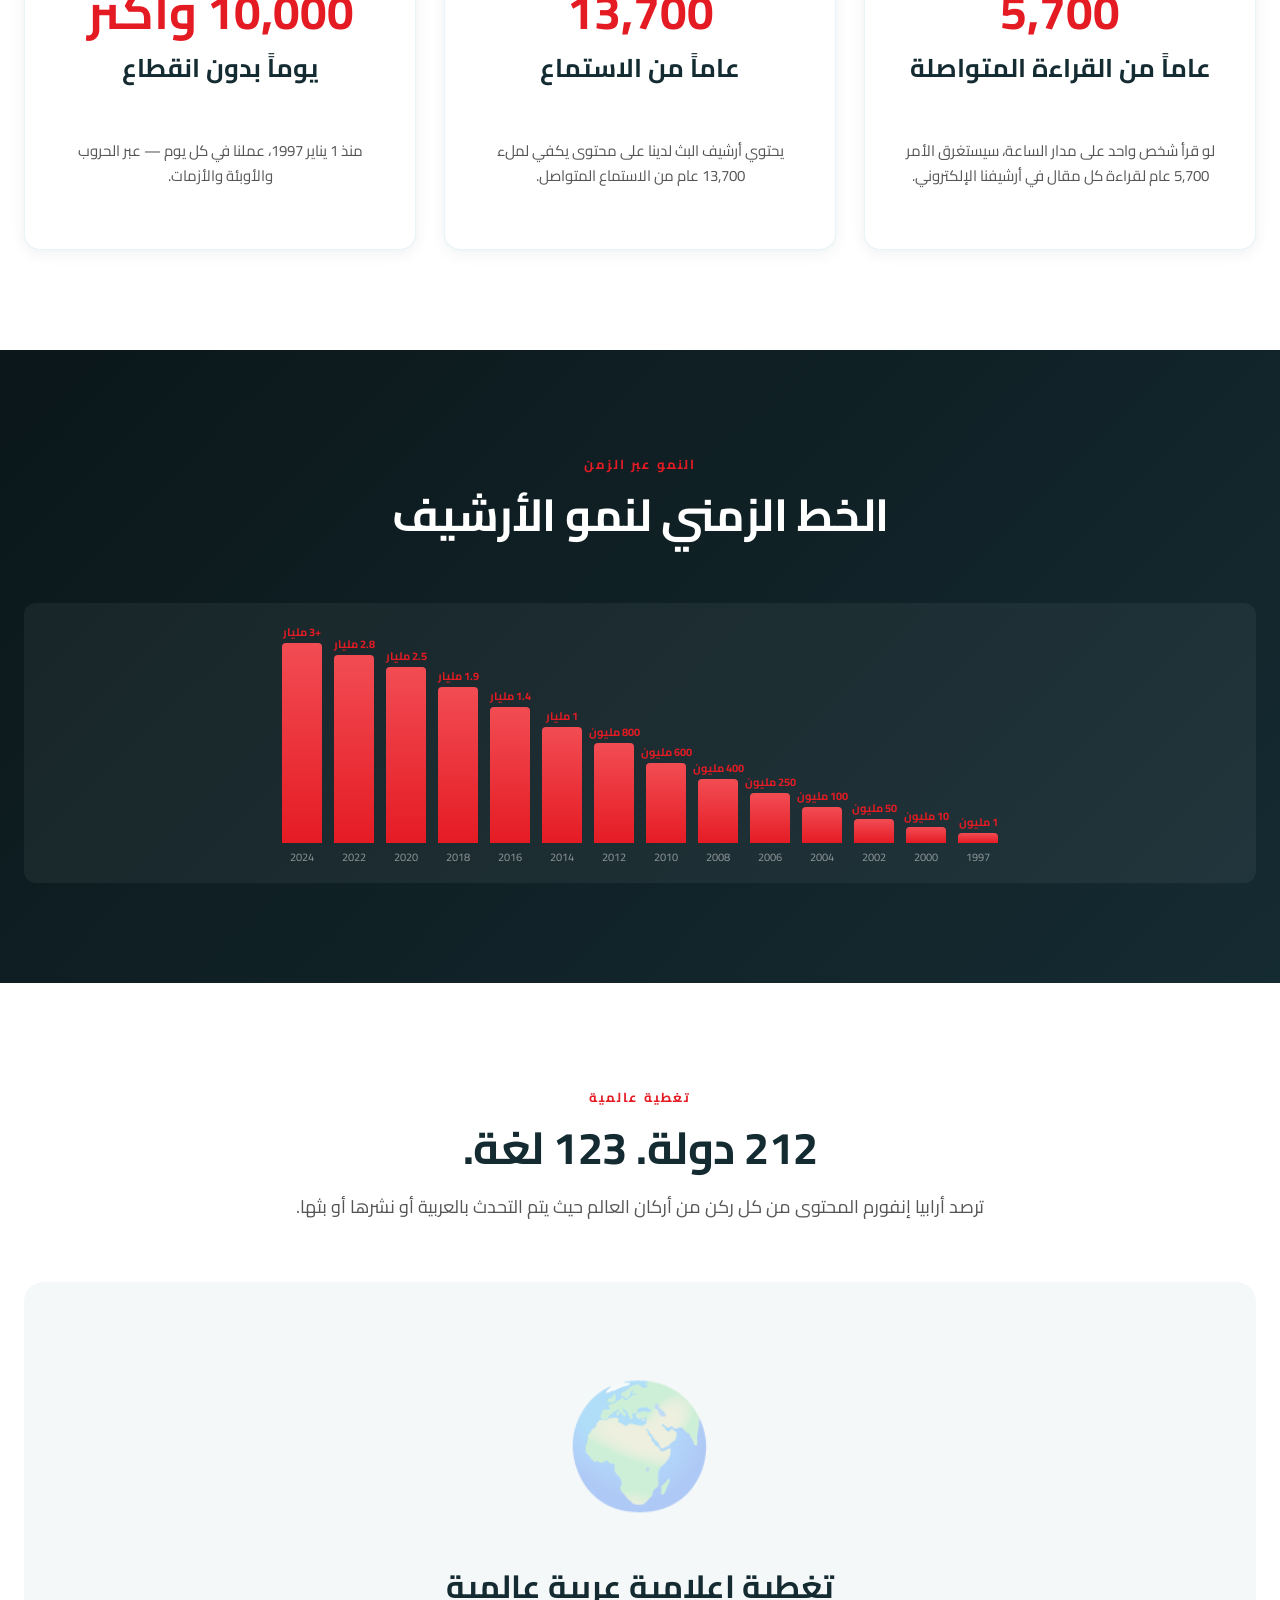
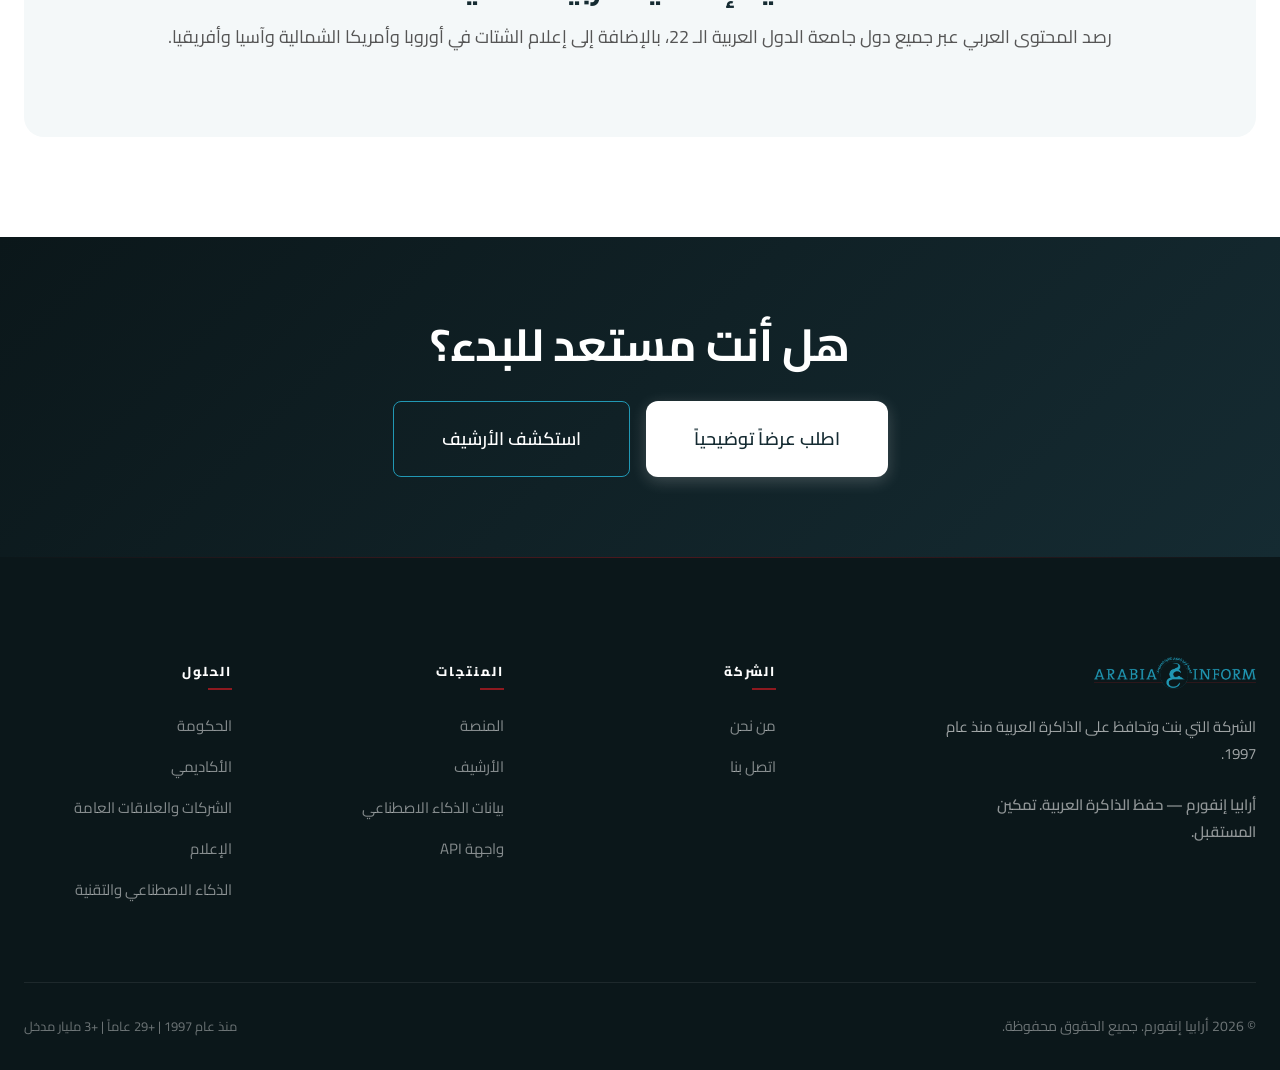
<file: ar/impact.html>
<!DOCTYPE html>
<html lang="ar" dir="rtl" class="rtl">

<head>
    <meta charset="UTF-8">
    <meta name="viewport" content="width=device-width, initial-scale=1.0">
    <title>الأثر والأرقام — أرابيا إنفورم</title>
    <meta name="description"
        content="+29 عاماً، +3 مليار مقال، +280 مليون قصاصة مطبوعة، +120 مليون ساعة بث — حجم أرشيف أرابيا إنفورم العربي.">
    <link rel="stylesheet" href="../css/styles.css?v=8.0">

      <!-- Social Media & Open Graph Tags -->
  <meta property="og:type" content="website">
  <meta property="og:url" content="https://arabiainform.com/ar/">
  <meta property="og:title" content="أرابيا إنفورم — الذاكرة العربية منذ 1997">
  <meta property="og:description" content="الأرشيف الأكثر استمرارية للمصادر العربية في العالم. مجسّل ومفهرس منذ 29 عاماً.">
  <meta property="og:image" content="https://arabiainform.com/images/logo.png">
  
  <!-- Twitter -->
  <meta property="twitter:card" content="summary_large_image">
  <meta property="twitter:url" content="https://arabiainform.com/ar/">
  <meta property="twitter:title" content="أرابيا إنفورم — الذاكرة العربية منذ 1997">
  <meta property="twitter:description" content="الأرشيف الأكثر استمرارية للمصادر العربية في العالم. مجسّل ومفهرس منذ 29 عاماً.">
  <meta property="twitter:image" content="https://arabiainform.com/images/logo.png">

  <!-- Favicon -->
    <link rel="icon" type="image/png" href="../images/favicon.png">
</head>

<body>
    <!-- Institutional Header -->
    <header class="header-wrapper" id="headerWrapper">
        <div class="container">
            <div class="nav-brand">
                <a href="index.html" class="nav-logo"><img src="../images/logo.png" alt="أرابيا إنفورم" height="50"></a>
            </div>

            <div class="nav-menu" id="navMenu">
                <a href="index.html" class="nav-link">الرئيسية</a>

                
                <a href="about.html" class="nav-link">من نحن</a>

                
                <a href="archive.html" class="nav-link">الأرشيف</a>
                <a href="solutions.html" class="nav-link">الحلول</a>
                <a href="products.html" class="nav-link">المنتجات والخدمات</a>
                <a href="contact.html" class="nav-link">اتصل بنا / طلب ديمو</a>
            </div>
            <div class="nav-actions">
                <button class="lang-toggle" onclick="switchLanguage('en')" aria-label="English">
                    <svg viewBox="0 0 24 24">
                        <path
                            d="M11.99 2C6.47 2 2 6.48 2 12s4.47 10 9.99 10C17.52 22 22 17.52 22 12S17.52 2 11.99 2zm6.93 6h-2.95c-.32-1.25-.78-2.45-1.38-3.56 1.84.63 3.37 1.91 4.33 3.56zM12 4.04c.83 1.2 1.48 2.53 1.91 3.96h-3.82c.43-1.43 1.08-2.76 1.91-3.96zM4.26 14C4.1 13.36 4 12.69 4 12s.1-1.36.26-2h3.38c-.08.66-.14 1.32-.14 2s.06 1.34.14 2H4.26zm.82 2h2.95c.32 1.25.78 2.45 1.38 3.56-1.84-.63-3.37-1.9-4.33-3.56zm2.95-8H5.08c1.39-2.39 3.8-4 6.54-4.59-.81 1.76-1.44 3.73-1.68 5.76H5.08zM12 19.96c-.83-1.2-1.48-2.53-1.91-3.96h3.82c-.43 1.43-1.08 2.76-1.91 3.96zM14.34 14H9.66c-.09-.66-.16-1.32-.16-2s.07-1.35.16-2h4.68c.09.65.16 1.32.16 2s-.07 1.34-.16 2zm.25 5.56c.6-1.11 1.06-2.31 1.38-3.56h2.95c-.96 1.65-2.49 2.93-4.33 3.56zM16.36 14c.08-.66.14-1.32.14-2s-.06-1.34-.14-2h3.38c.16.64.26 1.31.26 2s-.1 1.36-.26 2h-3.38z" />
                    </svg>
                    English
                </button>
                <button class="nav-hamburger" id="navHamburger"
                    aria-label="Menu"><span></span><span></span><span></span></button>
            </div>
        </div>
    </header>

    <section class="page-header">
        <div class="container"><span class="section-label">الأثر والأرقام</span>
            <h1>حجم الأرشيف العربي</h1>
            <p>بيانات تتحدث عن نفسها — 29 عاماً من التغطية المتواصلة والشاملة.</p>
        </div>
    </section>

    <section class="section section-dark">
        <div class="container">
            <div class="section-header reveal"><span class="section-label">بالأرقام</span>
                <h2 style="color:var(--white);">أكثر من ربع قرن من المعرفة العربية</h2>
            </div>
            <div class="impact-grid">
                <div class="impact-card reveal"><span class="impact-value" data-counter="29"
                        data-prefix="" data-suffix="+">0</span><span class="impact-label">عاماً من التغطية المستمرة</span></div>
                <div class="impact-card reveal"><span class="impact-value" data-counter="3"
                        data-prefix="" data-suffix="+">0</span><span class="impact-label">مليار مقال مؤرشف</span></div>
                <div class="impact-card reveal"><span class="impact-value" data-counter="280"
                        data-prefix="" data-suffix="+">0</span><span class="impact-label">مليون قصاصة مطبوعة</span></div>
                <div class="impact-card reveal"><span class="impact-value" data-counter="120"
                        data-prefix="" data-suffix="+">0</span><span class="impact-label">مليون ساعة بث مسجلة</span></div>
                <div class="impact-card reveal"><span class="impact-value" data-counter="500"
                        data-prefix="" data-suffix="+">0</span><span class="impact-label">مليون مقال رأي منشور</span></div>
                <div class="impact-card reveal"><span class="impact-value" data-counter="1.7"
                        data-prefix="" data-suffix="+">0</span><span class="impact-label">مليون ورقة بحثية أكاديمية</span></div>
                <div class="impact-card reveal"><span class="impact-value" data-counter="212"
                        data-suffix="">0</span><span class="impact-label">دولة مراقبة</span></div>
                <div class="impact-card reveal"><span class="impact-value" data-counter="123"
                        data-suffix="">0</span><span class="impact-label">لغة متتبعة</span></div>
                <div class="impact-card reveal"><span class="impact-value" style="color:var(--gold);">0</span><span
                        class="impact-label">يوم فائت منذ 1997</span></div>
            </div>
        </div>
    </section>

    <section class="section">
        <div class="container">
            <div class="section-header reveal"><span class="section-label">وضع الأمور في نصابها</span>
                <h2>الحجم، كما نراه</h2>
            </div>
            <div class="services-grid">
                <div class="service-card reveal" style="text-align:center;">
                    <h3 style="font-size:48px;color:var(--gold);margin-bottom:8px;">5,700</h3>
                    <h4>عاماً من القراءة المتواصلة</h4>
                    <p>لو قرأ شخص واحد على مدار الساعة، سيستغرق الأمر 5,700 عام لقراءة كل مقال في أرشيفنا الإلكتروني.</p>
                </div>
                <div class="service-card reveal" style="text-align:center;">
                    <h3 style="font-size:48px;color:var(--gold);margin-bottom:8px;">13,700</h3>
                    <h4>عاماً من الاستماع</h4>
                    <p>يحتوي أرشيف البث لدينا على محتوى يكفي لملء 13,700 عام من الاستماع المتواصل.</p>
                </div>
                <div class="service-card reveal" style="text-align:center;">
                    <h3 style="font-size:48px;color:var(--gold);margin-bottom:8px;">10,000 وأكثر</h3>
                    <h4>يوماً بدون انقطاع</h4>
                    <p>منذ 1 يناير 1997، عملنا في كل يوم — عبر الحروب والأوبئة والأزمات.</p>
                </div>
            </div>
        </div>
    </section>

    <section class="section section-dark">
        <div class="container">
            <div class="section-header reveal"><span class="section-label">النمو عبر الزمن</span>
                <h2 style="color:var(--white);">الخط الزمني لنمو الأرشيف</h2>
            </div>
            <div class="growth-chart reveal">
                <div class="chart-bars">
                    <div class="chart-bar" style="height:5%;"><span class="chart-bar-value">1 مليون</span><span
                            class="chart-bar-label">1997</span></div>
                    <div class="chart-bar" style="height:8%;"><span class="chart-bar-value">10 مليون</span><span
                            class="chart-bar-label">2000</span></div>
                    <div class="chart-bar" style="height:12%;"><span class="chart-bar-value">50 مليون</span><span
                            class="chart-bar-label">2002</span></div>
                    <div class="chart-bar" style="height:18%;"><span class="chart-bar-value">100 مليون</span><span
                            class="chart-bar-label">2004</span></div>
                    <div class="chart-bar" style="height:25%;"><span class="chart-bar-value">250 مليون</span><span
                            class="chart-bar-label">2006</span></div>
                    <div class="chart-bar" style="height:32%;"><span class="chart-bar-value">400 مليون</span><span
                            class="chart-bar-label">2008</span></div>
                    <div class="chart-bar" style="height:40%;"><span class="chart-bar-value">600 مليون</span><span
                            class="chart-bar-label">2010</span></div>
                    <div class="chart-bar" style="height:50%;"><span class="chart-bar-value">800 مليون</span><span
                            class="chart-bar-label">2012</span></div>
                    <div class="chart-bar" style="height:58%;"><span class="chart-bar-value">1 مليار</span><span
                            class="chart-bar-label">2014</span></div>
                    <div class="chart-bar" style="height:68%;"><span class="chart-bar-value">1.4 مليار</span><span
                            class="chart-bar-label">2016</span></div>
                    <div class="chart-bar" style="height:78%;"><span class="chart-bar-value">1.9 مليار</span><span
                            class="chart-bar-label">2018</span></div>
                    <div class="chart-bar" style="height:88%;"><span class="chart-bar-value">2.5 مليار</span><span
                            class="chart-bar-label">2020</span></div>
                    <div class="chart-bar" style="height:94%;"><span class="chart-bar-value">2.8 مليار</span><span
                            class="chart-bar-label">2022</span></div>
                    <div class="chart-bar" style="height:100%;"><span class="chart-bar-value">+3 مليار</span><span
                            class="chart-bar-label">2024</span></div>
                </div>
            </div>
        </div>
    </section>

    <section class="section">
        <div class="container">
            <div class="section-header reveal"><span class="section-label">تغطية عالمية</span>
                <h2>212 دولة. 123 لغة.</h2>
                <p>ترصد أرابيا إنفورم المحتوى من كل ركن من أركان العالم حيث يتم التحدث بالعربية أو نشرها أو بثها.</p>
            </div>
            <div class="world-map-section reveal"
                style="background:var(--light-gray);border-radius:var(--radius-lg);padding:60px;text-align:center;">
                <p style="font-size:120px;opacity:0.3;margin:0;">🌍</p>
                <h3 style="margin-top:20px;">تغطية إعلامية عربية عالمية</h3>
                <p>رصد المحتوى العربي عبر جميع دول جامعة الدول العربية الـ 22، بالإضافة إلى إعلام الشتات في أوروبا وأمريكا الشمالية وآسيا وأفريقيا.</p>
            </div>
        </div>
    </section>

    <section class="cta-band">
        <div class="container reveal">
            <h2>هل أنت مستعد للبدء؟</h2>
            <div class="cta-buttons"><a href="contact.html" class="btn btn-gold btn-lg">اطلب عرضاً توضيحياً</a><a
                    href="archive.html" class="btn btn-outline-intellectual btn-lg">استكشف الأرشيف</a></div>
        </div>
    </section>
    <footer class="footer">
        <div class="container">
            <div class="footer-grid">
                <div class="footer-brand"><a href="index.html" class="nav-logo"><img src="../images/logo.png"
                            alt="أرابيا إنفورم" height="50"></a>
                    <p>الشركة التي بنت وتحافظ على الذاكرة العربية منذ عام 1997.</p>
                    <p class="footer-brand-line">أرابيا إنفورم — حفظ الذاكرة العربية. تمكين المستقبل.</p>
                </div>
                                                <div>
                    <h4 class="footer-title">الشركة</h4>
                    <ul class="footer-links">
                        <li><a href="about.html">من نحن</a></li>
                        <!-- <li><a href="impact.html">الأثر والأرقام</a></li> -->
                        <li><a href="contact.html">اتصل بنا</a></li>
                    </ul>
                </div>
                <div>
                    <h4 class="footer-title">المنتجات</h4>
                    <ul class="footer-links">
                        <li><a href="products.html#platform">المنصة</a></li>
                        <li><a href="archive.html">الأرشيف</a></li>
                        <li><a href="products.html#ai">بيانات الذكاء الاصطناعي</a></li>
                        <li><a href="products.html#api">واجهة API</a></li>
                    </ul>
                </div>
                <div>
                    <h4 class="footer-title">الحلول</h4>
                    <ul class="footer-links">
                        <li><a href="solutions.html#government">الحكومة</a></li>
                        <li><a href="solutions.html#academic">الأكاديمي</a></li>
                        <li><a href="solutions.html#corporate">الشركات والعلاقات العامة</a></li>
                        <li><a href="solutions.html#media">الإعلام</a></li>
                        <li><a href="solutions.html#ai">الذكاء الاصطناعي والتقنية</a></li>
                    </ul>
                </div>
            </div>
            <div class="footer-bottom">
                <span>&copy; 2026 أرابيا إنفورم. جميع الحقوق محفوظة.</span>
                <div class="footer-stats">
                    <span>منذ عام 1997 | +29 عاماً | +3 مليار مدخل</span>
                </div>
            </div>
        </div>
    </footer>
    <script src="../js/main.js?v=1.7"></script>
</body>

</html>
</file>
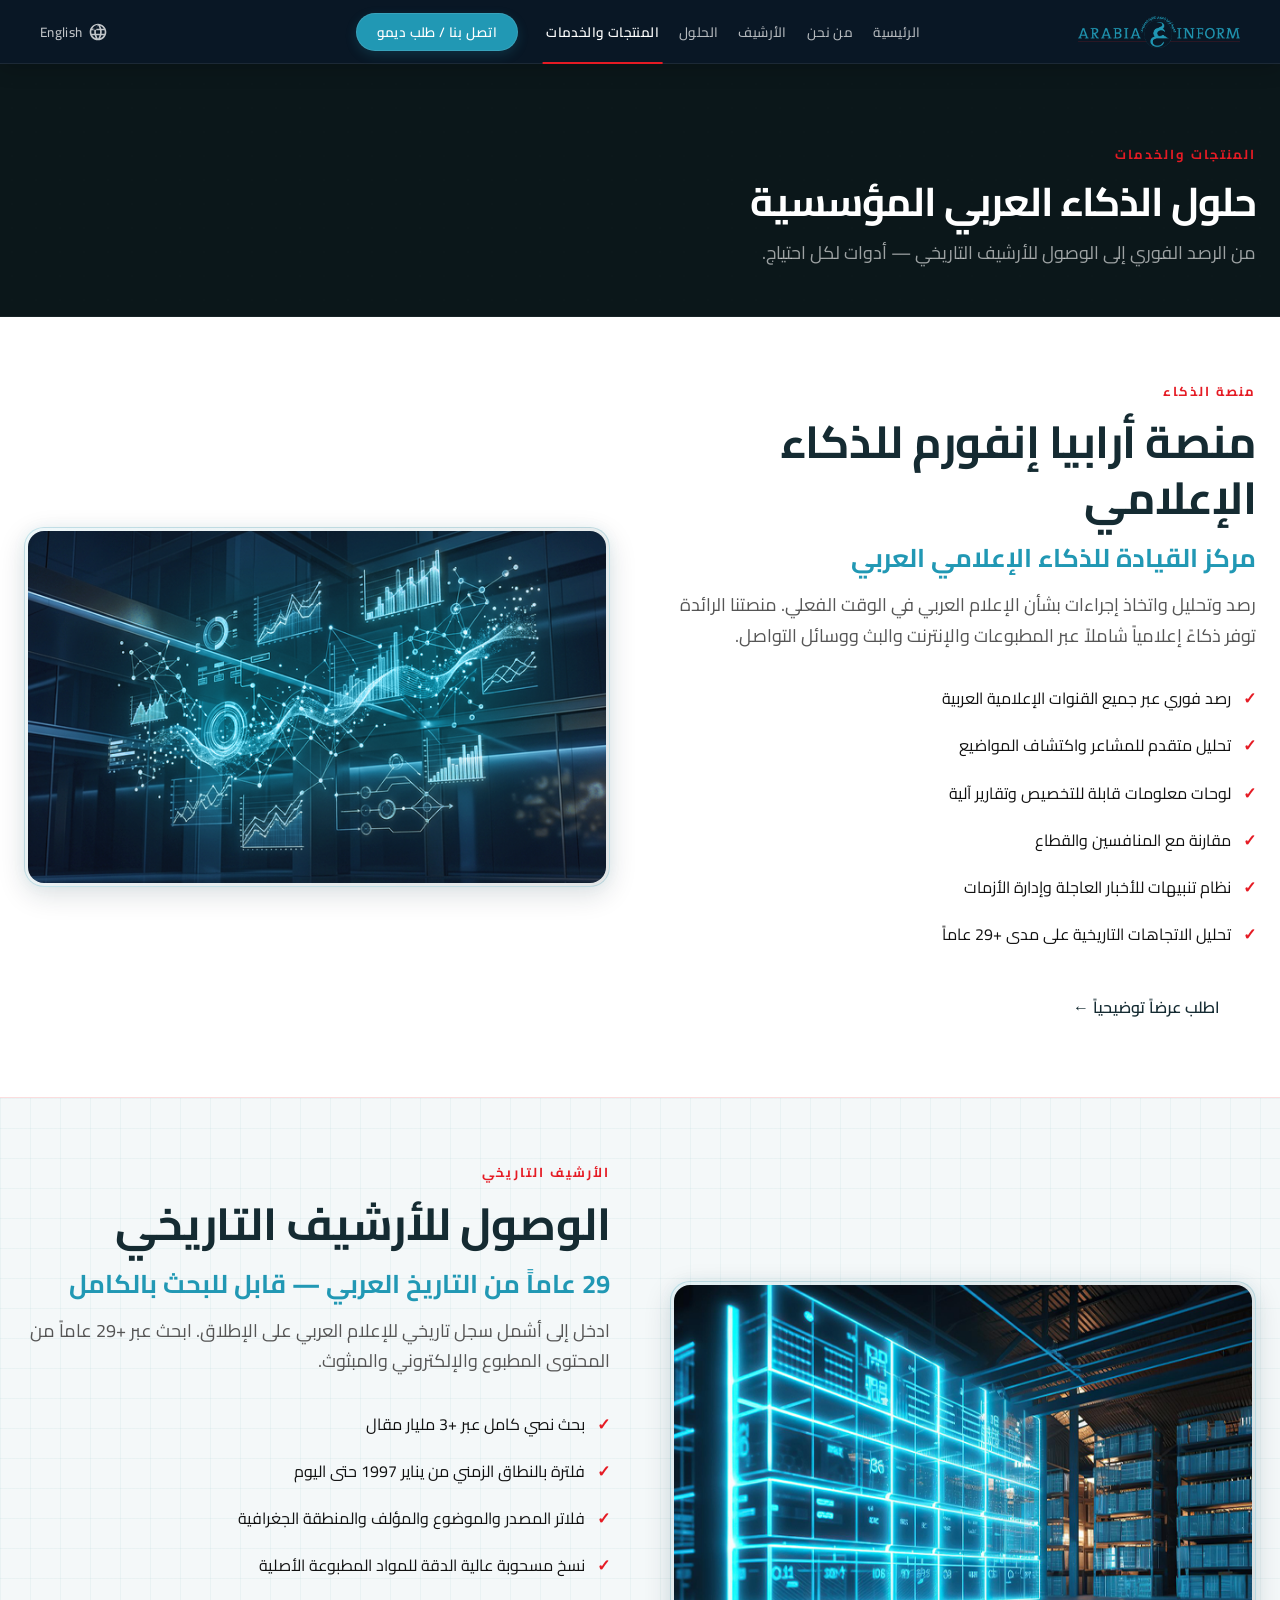
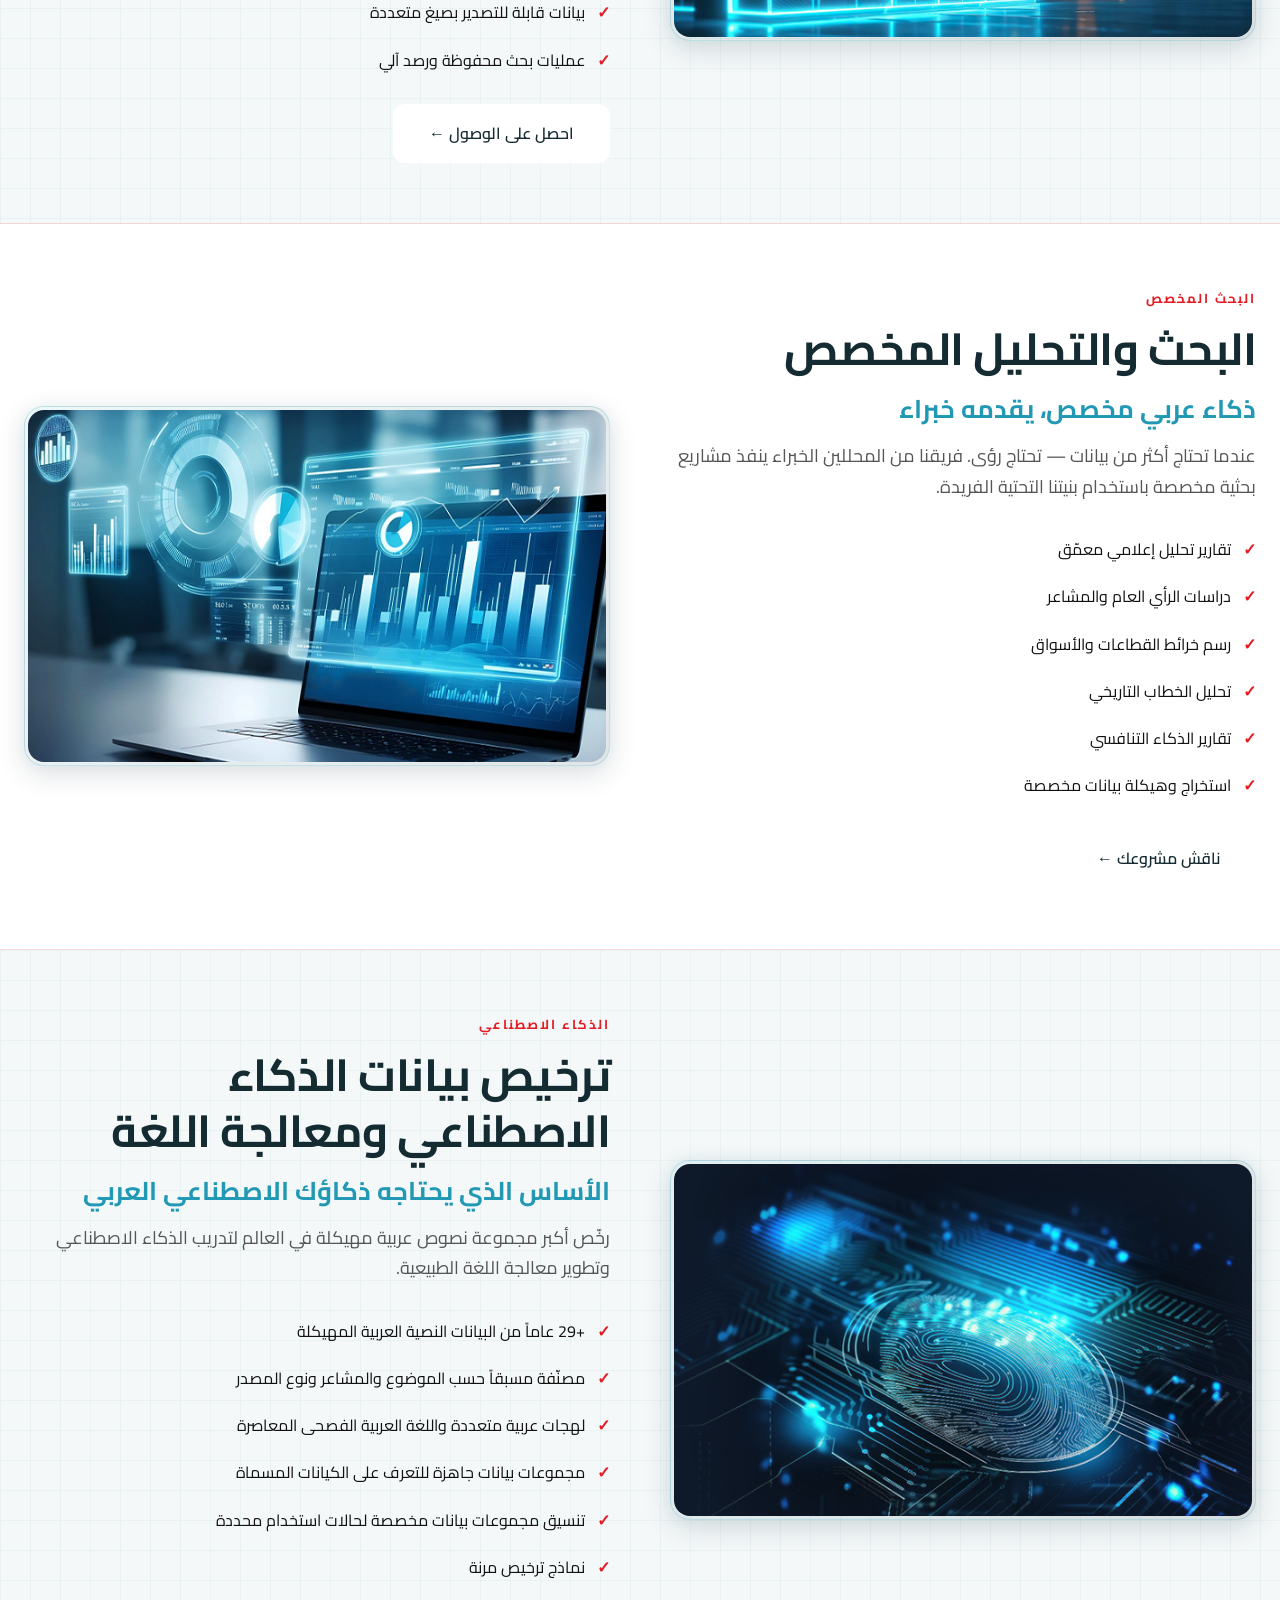
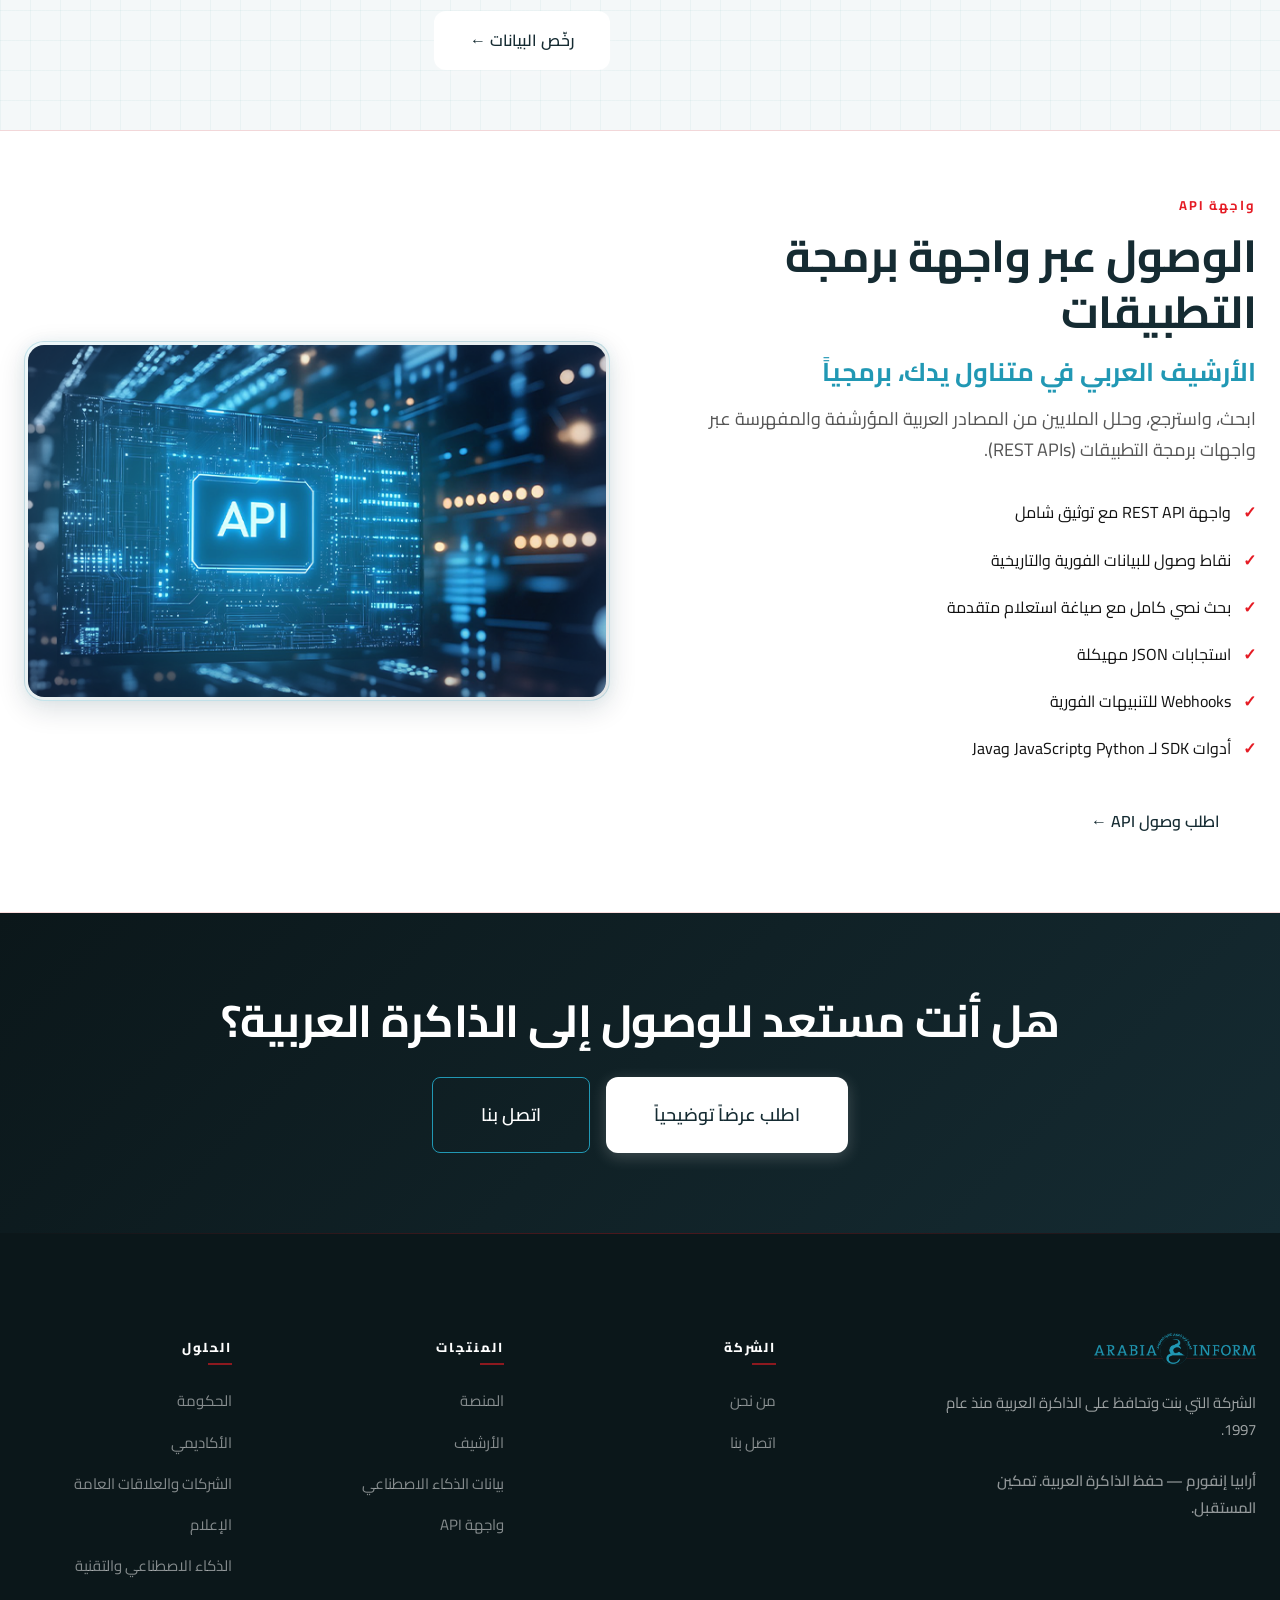
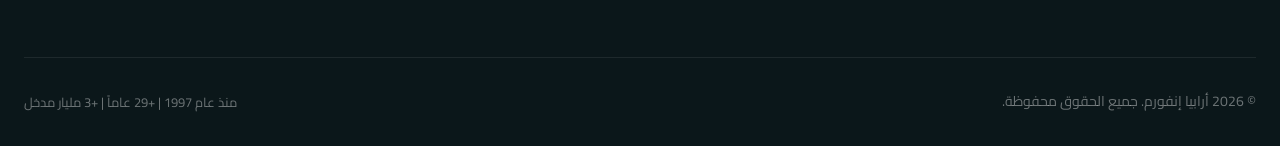
<file: ar/products.html>
<!DOCTYPE html>
<html lang="ar" dir="rtl" class="rtl">

<head>
    <meta charset="UTF-8">
    <meta name="viewport" content="width=device-width, initial-scale=1.0">
    <title>المنتجات والخدمات — أرابيا إنفورم</title>
    <meta name="description"
        content="منتجات أرابيا إنفورم: منصة الذكاء الإعلامي، الأرشيف التاريخي، البحث المخصص، ترخيص بيانات الذكاء الاصطناعي، وواجهة API.">
    <link rel="stylesheet" href="../css/styles.css?v=8.0">

      <!-- Social Media & Open Graph Tags -->
  <meta property="og:type" content="website">
  <meta property="og:url" content="https://arabiainform.com/ar/">
  <meta property="og:title" content="أرابيا إنفورم — الذاكرة العربية منذ 1997">
  <meta property="og:description" content="الأرشيف الأكثر استمرارية للمصادر العربية في العالم. مجسّل ومفهرس منذ 29 عاماً.">
  <meta property="og:image" content="https://arabiainform.com/images/logo.png">
  
  <!-- Twitter -->
  <meta property="twitter:card" content="summary_large_image">
  <meta property="twitter:url" content="https://arabiainform.com/ar/">
  <meta property="twitter:title" content="أرابيا إنفورم — الذاكرة العربية منذ 1997">
  <meta property="twitter:description" content="الأرشيف الأكثر استمرارية للمصادر العربية في العالم. مجسّل ومفهرس منذ 29 عاماً.">
  <meta property="twitter:image" content="https://arabiainform.com/images/logo.png">

  <!-- Favicon -->
    <link rel="icon" type="image/png" href="../images/favicon.png">
</head>

<body>
    <!-- Institutional Header -->
    <header class="header-wrapper" id="headerWrapper">
        <div class="container">
            <div class="nav-brand">
                <a href="index.html" class="nav-logo"><img src="../images/logo.png" alt="أرابيا إنفورم" height="50"></a>
            </div>

            <div class="nav-menu" id="navMenu">
                <a href="index.html" class="nav-link">الرئيسية</a>

                
                <a href="about.html" class="nav-link">من نحن</a>

                
                <a href="archive.html" class="nav-link">الأرشيف</a>
                <a href="solutions.html" class="nav-link">الحلول</a>
                <a href="products.html" class="nav-link">المنتجات والخدمات</a>
                <a href="contact.html" class="nav-link">اتصل بنا / طلب ديمو</a>
            </div>
            <div class="nav-actions">
                <button class="lang-toggle" onclick="switchLanguage('en')" aria-label="English">
                    <svg viewBox="0 0 24 24">
                        <path
                            d="M11.99 2C6.47 2 2 6.48 2 12s4.47 10 9.99 10C17.52 22 22 17.52 22 12S17.52 2 11.99 2zm6.93 6h-2.95c-.32-1.25-.78-2.45-1.38-3.56 1.84.63 3.37 1.91 4.33 3.56zM12 4.04c.83 1.2 1.48 2.53 1.91 3.96h-3.82c.43-1.43 1.08-2.76 1.91-3.96zM4.26 14C4.1 13.36 4 12.69 4 12s.1-1.36.26-2h3.38c-.08.66-.14 1.32-.14 2s.06 1.34.14 2H4.26zm.82 2h2.95c.32 1.25.78 2.45 1.38 3.56-1.84-.63-3.37-1.9-4.33-3.56zm2.95-8H5.08c1.39-2.39 3.8-4 6.54-4.59-.81 1.76-1.44 3.73-1.68 5.76H5.08zM12 19.96c-.83-1.2-1.48-2.53-1.91-3.96h3.82c-.43 1.43-1.08 2.76-1.91 3.96zM14.34 14H9.66c-.09-.66-.16-1.32-.16-2s.07-1.35.16-2h4.68c.09.65.16 1.32.16 2s-.07 1.34-.16 2zm.25 5.56c.6-1.11 1.06-2.31 1.38-3.56h2.95c-.96 1.65-2.49 2.93-4.33 3.56zM16.36 14c.08-.66.14-1.32.14-2s-.06-1.34-.14-2h3.38c.16.64.26 1.31.26 2s-.1 1.36-.26 2h-3.38z" />
                    </svg>
                    English
                </button>
                <button class="nav-hamburger" id="navHamburger"
                    aria-label="Menu"><span></span><span></span><span></span></button>
            </div>
        </div>
    </header>

    <section class="page-header">
        <div class="container"><span class="section-label">المنتجات والخدمات</span>
            <h1>حلول الذكاء العربي المؤسسية</h1>
            <p>من الرصد الفوري إلى الوصول للأرشيف التاريخي — أدوات لكل احتياج.</p>
        </div>
    </section>

    <section class="section product-section" id="platform">
        <div class="container">
            <div class="product-content reveal">
                <div><span class="section-label">منصة الذكاء</span>
                    <h2>منصة أرابيا إنفورم للذكاء الإعلامي</h2>
                    <h4 class="text-intellectual" style="margin-bottom:16px;">مركز القيادة للذكاء الإعلامي العربي
                    </h4>
                    <p>رصد وتحليل واتخاذ إجراءات بشأن الإعلام العربي في الوقت الفعلي. منصتنا الرائدة توفر ذكاءً إعلامياً
                        شاملاً عبر المطبوعات والإنترنت والبث ووسائل التواصل.</p>
                    <ul class="product-features">
                        <li>رصد فوري عبر جميع القنوات الإعلامية العربية</li>
                        <li>تحليل متقدم للمشاعر واكتشاف المواضيع</li>
                        <li>لوحات معلومات قابلة للتخصيص وتقارير آلية</li>
                        <li>مقارنة مع المنافسين والقطاع</li>
                        <li>نظام تنبيهات للأخبار العاجلة وإدارة الأزمات</li>
                        <li>تحليل الاتجاهات التاريخية على مدى +29 عاماً</li>
                    </ul><a href="contact.html" class="btn btn-gold" style="margin-top:20px;">اطلب عرضاً توضيحياً ←</a>
                </div>
                <img src="../images/Arabia%20Inform%20Intelligence%20Platform.png" alt="منصة الذكاء الإعلامي"
                    style="width:100%; height:360px; object-fit:cover; border-radius:var(--radius-lg); box-shadow:var(--shadow-lg);">
            </div>
        </div>
    </section>

    <section class="section section-light product-section" id="archive-access">
        <div class="container">
            <div class="product-content reveal">
                <img src="../images/Historical%20Archive%20Access.png" alt="الأرشيف التاريخي"
                    style="width:100%; height:360px; object-fit:cover; border-radius:var(--radius-lg); box-shadow:var(--shadow-lg);">
                <div><span class="section-label">الأرشيف التاريخي</span>
                    <h2>الوصول للأرشيف التاريخي</h2>
                    <h4 class="text-intellectual" style="margin-bottom:16px;">29 عاماً من التاريخ العربي — قابل للبحث
                        بالكامل</h4>
                    <p>ادخل إلى أشمل سجل تاريخي للإعلام العربي على الإطلاق. ابحث عبر +29 عاماً من المحتوى المطبوع
                        والإلكتروني والمبثوث.</p>
                    <ul class="product-features">
                        <li>بحث نصي كامل عبر +3 مليار مقال</li>
                        <li>فلترة بالنطاق الزمني من يناير 1997 حتى اليوم</li>
                        <li>فلاتر المصدر والموضوع والمؤلف والمنطقة الجغرافية</li>
                        <li>نسخ مسحوبة عالية الدقة للمواد المطبوعة الأصلية</li>
                        <li>بيانات قابلة للتصدير بصيغ متعددة</li>
                        <li>عمليات بحث محفوظة ورصد آلي</li>
                    </ul><a href="contact.html" class="btn btn-gold" style="margin-top:20px;">احصل على الوصول ←</a>
                </div>
            </div>
        </div>
    </section>

    <section class="section product-section" id="custom">
        <div class="container">
            <div class="product-content reveal">
                <div><span class="section-label">البحث المخصص</span>
                    <h2>البحث والتحليل المخصص</h2>
                    <h4 class="text-intellectual" style="margin-bottom:16px;">ذكاء عربي مخصص، يقدمه خبراء</h4>
                    <p>عندما تحتاج أكثر من بيانات — تحتاج رؤى. فريقنا من المحللين الخبراء ينفذ مشاريع بحثية مخصصة
                        باستخدام بنيتنا التحتية الفريدة.</p>
                    <ul class="product-features">
                        <li>تقارير تحليل إعلامي معمّق</li>
                        <li>دراسات الرأي العام والمشاعر</li>
                        <li>رسم خرائط القطاعات والأسواق</li>
                        <li>تحليل الخطاب التاريخي</li>
                        <li>تقارير الذكاء التنافسي</li>
                        <li>استخراج وهيكلة بيانات مخصصة</li>
                    </ul><a href="contact.html" class="btn btn-gold" style="margin-top:20px;">ناقش مشروعك ←</a>
                </div>
                <img src="../images/Custom%20Research%20%26%20Analysis.png" alt="البحث المخصص"
                    style="width:100%; height:360px; object-fit:cover; border-radius:var(--radius-lg); box-shadow:var(--shadow-lg);">
            </div>
        </div>
    </section>

    <section class="section section-light product-section" id="ai">
        <div class="container">
            <div class="product-content reveal">
                <img src="../images/AI%20%26%20NLP%20Data%20Licensing.png" alt="ترخيص بيانات الذكاء الاصطناعي"
                    style="width:100%; height:360px; object-fit:cover; border-radius:var(--radius-lg); box-shadow:var(--shadow-lg);">
                <div><span class="section-label">الذكاء الاصطناعي</span>
                    <h2>ترخيص بيانات الذكاء الاصطناعي ومعالجة اللغة</h2>
                    <h4 class="text-intellectual" style="margin-bottom:16px;">الأساس الذي يحتاجه ذكاؤك الاصطناعي
                        العربي</h4>
                    <p>رخّص أكبر مجموعة نصوص عربية مهيكلة في العالم لتدريب الذكاء الاصطناعي وتطوير معالجة اللغة
                        الطبيعية.</p>
                    <ul class="product-features">
                        <li>+29 عاماً من البيانات النصية العربية المهيكلة</li>
                        <li>مصنّفة مسبقاً حسب الموضوع والمشاعر ونوع المصدر</li>
                        <li>لهجات عربية متعددة واللغة العربية الفصحى المعاصرة</li>
                        <li>مجموعات بيانات جاهزة للتعرف على الكيانات المسماة</li>
                        <li>تنسيق مجموعات بيانات مخصصة لحالات استخدام محددة</li>
                        <li>نماذج ترخيص مرنة</li>
                    </ul><a href="contact.html" class="btn btn-gold" style="margin-top:20px;">رخّص البيانات ←</a>
                </div>
            </div>
        </div>
    </section>

    <section class="section product-section" id="api">
        <div class="container">
            <div class="product-content reveal">
                <div><span class="section-label">واجهة API</span>
                    <h2>الوصول عبر واجهة برمجة التطبيقات</h2>
                    <h4 class="text-intellectual" style="margin-bottom:16px;">الأرشيف العربي في متناول يدك،
                        برمجياً</h4>
                    <p>ابحث، واسترجع، وحلل الملايين من المصادر العربية المؤرشفة والمفهرسة عبر واجهات برمجة التطبيقات (REST APIs).</p>
                    <ul class="product-features">
                        <li>واجهة REST API مع توثيق شامل</li>
                        <li>نقاط وصول للبيانات الفورية والتاريخية</li>
                        <li>بحث نصي كامل مع صياغة استعلام متقدمة</li>
                        <li>استجابات JSON مهيكلة</li>
                        <li>Webhooks للتنبيهات الفورية</li>
                        <li>أدوات SDK لـ Python وJavaScript وJava</li>
                    </ul><a href="contact.html" class="btn btn-gold" style="margin-top:20px;">اطلب وصول API ←</a>
                </div>
                <img src="../images/API%20Access.png" alt="الوصول عبر واجهة برمجة التطبيقات"
                    style="width:100%; height:360px; object-fit:cover; border-radius:var(--radius-lg); box-shadow:var(--shadow-lg);">
            </div>
        </div>
    </section>

    <section class="cta-band">
        <div class="container reveal">
            <h2>هل أنت مستعد للوصول إلى الذاكرة العربية؟</h2>
            <div class="cta-buttons"><a href="contact.html" class="btn btn-gold btn-lg">اطلب عرضاً توضيحياً</a><a
                    href="contact.html" class="btn btn-outline-intellectual btn-lg">اتصل بنا</a></div>
        </div>
    </section>
    <footer class="footer">
        <div class="container">
            <div class="footer-grid">
                <div class="footer-brand"><a href="index.html" class="nav-logo"><img src="../images/logo.png"
                            alt="أرابيا إنفورم" height="50"></a>
                    <p>الشركة التي بنت وتحافظ على الذاكرة العربية منذ عام 1997.</p>
                    <p class="footer-brand-line">أرابيا إنفورم — حفظ الذاكرة العربية. تمكين المستقبل.</p>
                </div>
                                                <div>
                    <h4 class="footer-title">الشركة</h4>
                    <ul class="footer-links">
                        <li><a href="about.html">من نحن</a></li>
                        <!-- <li><a href="impact.html">الأثر والأرقام</a></li> -->
                        <li><a href="contact.html">اتصل بنا</a></li>
                    </ul>
                </div>
                <div>
                    <h4 class="footer-title">المنتجات</h4>
                    <ul class="footer-links">
                        <li><a href="products.html#platform">المنصة</a></li>
                        <li><a href="archive.html">الأرشيف</a></li>
                        <li><a href="products.html#ai">بيانات الذكاء الاصطناعي</a></li>
                        <li><a href="products.html#api">واجهة API</a></li>
                    </ul>
                </div>
                <div>
                    <h4 class="footer-title">الحلول</h4>
                    <ul class="footer-links">
                        <li><a href="solutions.html#government">الحكومة</a></li>
                        <li><a href="solutions.html#academic">الأكاديمي</a></li>
                        <li><a href="solutions.html#corporate">الشركات والعلاقات العامة</a></li>
                        <li><a href="solutions.html#media">الإعلام</a></li>
                        <li><a href="solutions.html#ai">الذكاء الاصطناعي والتقنية</a></li>
                    </ul>
                </div>
            </div>
                              <div class="footer-bottom">
                <span>&copy; 2026 أرابيا إنفورم. جميع الحقوق محفوظة.</span>
                <div class="footer-stats">
                    <span>منذ عام 1997 | +29 عاماً | +3 مليار مدخل</span>
                </div>
            </div>
        </div>
    </footer>
    <script src="../js/main.js?v=1.7"></script>
</body>

</html>
</file>
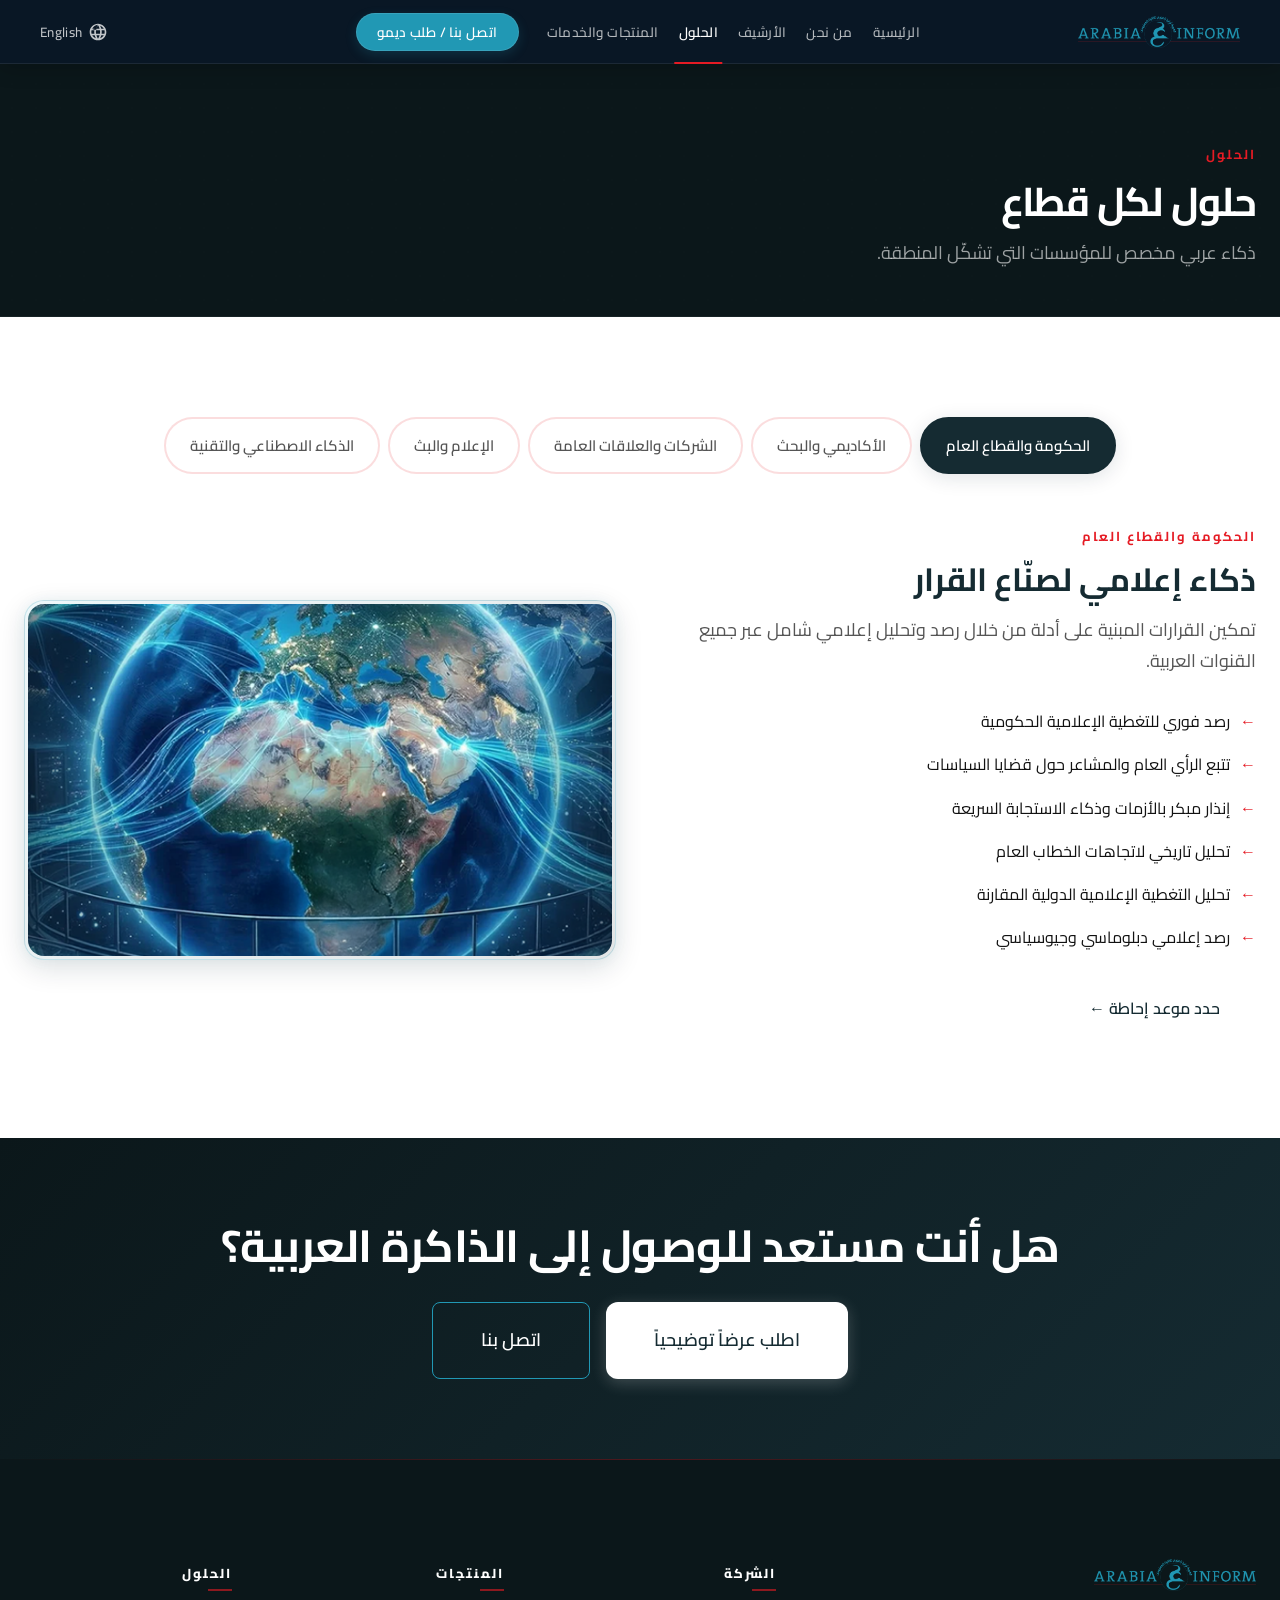
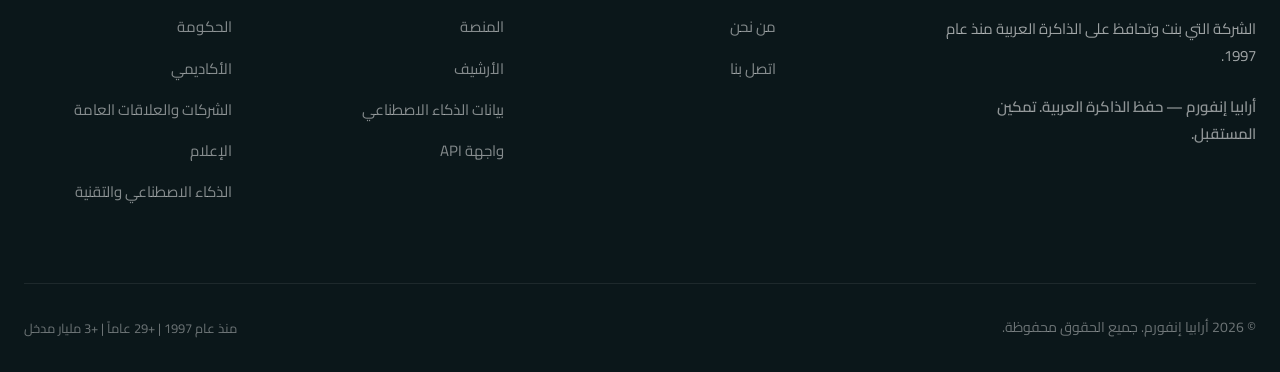
<file: ar/solutions.html>
<!DOCTYPE html>
<html lang="ar" dir="rtl" class="rtl">

<head>
    <meta charset="UTF-8">
    <meta name="viewport" content="width=device-width, initial-scale=1.0">
    <title>الحلول — أرابيا إنفورم</title>
    <meta name="description" content="حلول أرابيا إنفورم للقطاعات الحكومية والأكاديمية والشركات والإعلام والتقنية.">
    <link rel="stylesheet" href="../css/styles.css?v=8.0">

      <!-- Social Media & Open Graph Tags -->
  <meta property="og:type" content="website">
  <meta property="og:url" content="https://arabiainform.com/ar/">
  <meta property="og:title" content="أرابيا إنفورم — الذاكرة العربية منذ 1997">
  <meta property="og:description" content="الأرشيف الأكثر استمرارية للمصادر العربية في العالم. مجسّل ومفهرس منذ 29 عاماً.">
  <meta property="og:image" content="https://arabiainform.com/images/logo.png">
  
  <!-- Twitter -->
  <meta property="twitter:card" content="summary_large_image">
  <meta property="twitter:url" content="https://arabiainform.com/ar/">
  <meta property="twitter:title" content="أرابيا إنفورم — الذاكرة العربية منذ 1997">
  <meta property="twitter:description" content="الأرشيف الأكثر استمرارية للمصادر العربية في العالم. مجسّل ومفهرس منذ 29 عاماً.">
  <meta property="twitter:image" content="https://arabiainform.com/images/logo.png">

  <!-- Favicon -->
    <link rel="icon" type="image/png" href="../images/favicon.png">
</head>

<body>
    <!-- Institutional Header -->
    <header class="header-wrapper" id="headerWrapper">
        <div class="container">
            <div class="nav-brand">
                <a href="index.html" class="nav-logo"><img src="../images/logo.png" alt="أرابيا إنفورم" height="50"></a>
            </div>

            <div class="nav-menu" id="navMenu">
                <a href="index.html" class="nav-link">الرئيسية</a>

                
                <a href="about.html" class="nav-link">من نحن</a>

                
                <a href="archive.html" class="nav-link">الأرشيف</a>
                <a href="solutions.html" class="nav-link">الحلول</a>
                <a href="products.html" class="nav-link">المنتجات والخدمات</a>
                <a href="contact.html" class="nav-link">اتصل بنا / طلب ديمو</a>
            </div>
            <div class="nav-actions">
                <button class="lang-toggle" onclick="switchLanguage('en')" aria-label="English">
                    <svg viewBox="0 0 24 24">
                        <path
                            d="M11.99 2C6.47 2 2 6.48 2 12s4.47 10 9.99 10C17.52 22 22 17.52 22 12S17.52 2 11.99 2zm6.93 6h-2.95c-.32-1.25-.78-2.45-1.38-3.56 1.84.63 3.37 1.91 4.33 3.56zM12 4.04c.83 1.2 1.48 2.53 1.91 3.96h-3.82c.43-1.43 1.08-2.76 1.91-3.96zM4.26 14C4.1 13.36 4 12.69 4 12s.1-1.36.26-2h3.38c-.08.66-.14 1.32-.14 2s.06 1.34.14 2H4.26zm.82 2h2.95c.32 1.25.78 2.45 1.38 3.56-1.84-.63-3.37-1.9-4.33-3.56zm2.95-8H5.08c1.39-2.39 3.8-4 6.54-4.59-.81 1.76-1.44 3.73-1.68 5.76H5.08zM12 19.96c-.83-1.2-1.48-2.53-1.91-3.96h3.82c-.43 1.43-1.08 2.76-1.91 3.96zM14.34 14H9.66c-.09-.66-.16-1.32-.16-2s.07-1.35.16-2h4.68c.09.65.16 1.32.16 2s-.07 1.34-.16 2zm.25 5.56c.6-1.11 1.06-2.31 1.38-3.56h2.95c-.96 1.65-2.49 2.93-4.33 3.56zM16.36 14c.08-.66.14-1.32.14-2s-.06-1.34-.14-2h3.38c.16.64.26 1.31.26 2s-.1 1.36-.26 2h-3.38z" />
                    </svg>
                    English
                </button>
                <button class="nav-hamburger" id="navHamburger"
                    aria-label="Menu"><span></span><span></span><span></span></button>
            </div>
        </div>
    </header>

    <section class="page-header">
        <div class="container"><span class="section-label">الحلول</span>
            <h1>حلول لكل قطاع</h1>
            <p>ذكاء عربي مخصص للمؤسسات التي تشكّل المنطقة.</p>
        </div>
    </section>

    <section class="section">
        <div class="container">
            <div class="tabs-nav reveal">
                <button class="tab-btn active" data-tab="government">الحكومة والقطاع العام</button>
                <button class="tab-btn" data-tab="academic">الأكاديمي والبحث</button>
                <button class="tab-btn" data-tab="corporate">الشركات والعلاقات العامة</button>
                <button class="tab-btn" data-tab="media">الإعلام والبث</button>
                <button class="tab-btn" data-tab="ai">الذكاء الاصطناعي والتقنية</button>
            </div>

            <div class="tab-panel active" id="government">
                <div class="tab-content-inner">
                    <div><span class="section-label">الحكومة والقطاع العام</span>
                        <h3>ذكاء إعلامي لصنّاع القرار</h3>
                        <p>تمكين القرارات المبنية على أدلة من خلال رصد وتحليل إعلامي شامل عبر جميع القنوات العربية.</p>
                        <ul class="tab-benefits">
                            <li>رصد فوري للتغطية الإعلامية الحكومية</li>
                            <li>تتبع الرأي العام والمشاعر حول قضايا السياسات</li>
                            <li>إنذار مبكر بالأزمات وذكاء الاستجابة السريعة</li>
                            <li>تحليل تاريخي لاتجاهات الخطاب العام</li>
                            <li>تحليل التغطية الإعلامية الدولية المقارنة</li>
                            <li>رصد إعلامي دبلوماسي وجيوسياسي</li>
                        </ul><a href="contact.html" class="btn btn-gold" style="margin-top:20px;">حدد موعد إحاطة ←</a>
                    </div>
                    <img src="../images/Decisive%20Intelligence%20for%20the%20Public%20Sector.png" alt="الحكومة والقطاع العام"
                        style="width:100%; height:360px; object-fit:cover; border-radius:var(--radius-lg); box-shadow:var(--shadow-lg);">
                </div>
            </div>

            <div class="tab-panel" id="academic">
                <div class="tab-content-inner">
                    <div><span class="section-label">الأكاديمي والبحث</span>
                        <h3>البنية التحتية للبحث العربي</h3>
                        <p>الوصول إلى أكبر قاعدة بيانات أكاديمية عربية وأرشيف إعلامي في العالم لأبحاث رائدة.</p>
                        <ul class="tab-benefits">
                            <li>1.7+ مليون ورقة بحثية و500K+ أطروحة</li>
                            <li>29 عاماً من التاريخ الإعلامي القابل للبحث</li>
                            <li>ترخيص مؤسسي للجامعات والمكتبات</li>
                            <li>وصول API لمشاريع البحث الحسابي</li>
                            <li>دعم لأبحاث اللسانيات الحاسوبية العربية</li>
                            <li>إنشاء مجموعات بيانات مخصصة لاحتياجات بحثية</li>
                        </ul><a href="contact.html" class="btn btn-gold" style="margin-top:20px;">وصول مؤسسي ←</a>
                    </div>
                    <img src="../images/Historical%20Archive%20Access.png" alt="الأكاديمي والبحث"
                        style="width:100%; height:360px; object-fit:cover; border-radius:var(--radius-lg); box-shadow:var(--shadow-lg);">
                </div>
            </div>

            <div class="tab-panel" id="corporate">
                <div class="tab-content-inner">
                    <div><span class="section-label">الشركات والعلاقات العامة</span>
                        <h3>ذكاء العلامة التجارية وإدارة السمعة</h3>
                        <p>ارصد علامتك التجارية عبر مشهد الإعلام العربي بأكمله واتخذ قرارات تواصل مبنية على البيانات
                            بالتعاون مع شركتنا الشقيقة <a href="https://acumen.me/" target="_blank"
                                style="color:#0083C1; font-weight:bold;">Acumen Media Intelligence</a>.</p>
                        <ul class="tab-benefits">
                            <li>رصد شامل للعلامة التجارية عبر جميع القنوات</li>
                            <li>تنبيهات سمعة فورية وإدارة أزمات</li>
                            <li>مقارنات مع المنافسين والقطاع</li>
                            <li>قياس فعالية الحملات</li>
                            <li>رسم خرائط أصحاب المصلحة والمؤثرين</li>
                            <li>تقارير آلية للإدارة العليا</li>
                        </ul><a href="https://acumen.me/contact/" target="_blank" class="btn btn-gold" style="margin-top:20px;">اطلب عرضاً توضيحياً
                            ←</a>
                    </div>
                    <img src="../images/Custom%20Research%20%26%20Analysis.png" alt="الشركات والعلاقات العامة"
                        style="width:100%; height:360px; object-fit:cover; border-radius:var(--radius-lg); box-shadow:var(--shadow-lg);">
                </div>
            </div>

            <div class="tab-panel" id="media">
                <div class="tab-content-inner">
                    <div><span class="section-label">الإعلام والبث</span>
                        <h3>بحث المحتوى والتحليل التنافسي</h3>
                        <p>الأداة البحثية الحاسمة لمحترفي الإعلام العرب. الوصول إلى كل بث ومقال ومطبوعة.</p>
                        <ul class="tab-benefits">
                            <li>أرشيف بث كامل مع تفريغات نصية</li>
                            <li>تحليل برمجي ومحتوى تنافسي</li>
                            <li>تتبع اتجاهات مواضيع خطاب الجمهور</li>
                            <li>بحث محتوى تاريخي للوثائقيات</li>
                            <li>رصد الأخبار العاجلة في الوقت الفعلي</li>
                            <li>دعم بحث الحقوق والترخيص</li>
                        </ul><a href="contact.html" class="btn btn-gold" style="margin-top:20px;">استكشف حلول الإعلام
                            ←</a>
                    </div>
                    <img src="../images/Media%20Intelligence%20for%20Decision%20Makers.png" alt="الإعلام والبث"
                        style="width:100%; height:360px; object-fit:cover; border-radius:var(--radius-lg); box-shadow:var(--shadow-lg);">
                </div>
            </div>

            <div class="tab-panel" id="ai">
                <div class="tab-content-inner">
                    <div><span class="section-label">الذكاء الاصطناعي والتقنية</span>
                        <h3>الأساس البياني للذكاء الاصطناعي العربي</h3>
                        <p>ابنِ ذكاءً اصطناعياً عربياً عالمي المستوى بأشمل مجموعة بيانات لغة عربية في العالم.</p>
                        <ul class="tab-benefits">
                            <li>أكبر مجموعة نصوص عربية مهيكلة متاحة للترخيص</li>
                            <li>+29 عاماً من بيانات اللغة العربية المتنوعة</li>
                            <li>مصنّفة مسبقاً ومُعلّمة الكيانات والمشاعر</li>
                            <li>لهجات عربية متعددة مع الفصحى المعاصرة</li>
                            <li>تنسيق مجموعات بيانات مخصصة لتدريب النماذج</li>
                            <li>وصول API للتكامل المستمر مع خطوط البيانات</li>
                        </ul><a href="contact.html" class="btn btn-gold" style="margin-top:20px;">رخّص البيانات العربية
                            ←</a>
                    </div>
                    <img src="../images/AI%20%26%20NLP%20Data%20Licensing.png" alt="الذكاء الاصطناعي والتقنية"
                        style="width:100%; height:360px; object-fit:cover; border-radius:var(--radius-lg); box-shadow:var(--shadow-lg);">
                </div>
            </div>
        </div>
    </section>

    <section class="cta-band">
        <div class="container reveal">
            <h2>هل أنت مستعد للوصول إلى الذاكرة العربية؟</h2>
            <div class="cta-buttons"><a href="contact.html" class="btn btn-gold btn-lg">اطلب عرضاً توضيحياً</a><a
                    href="contact.html" class="btn btn-outline-intellectual btn-lg">اتصل بنا</a></div>
        </div>
    </section>
    <footer class="footer">
        <div class="container">
            <div class="footer-grid">
                <div class="footer-brand"><a href="index.html" class="nav-logo"><img src="../images/logo.png"
                            alt="أرابيا إنفورم" height="50"></a>
                    <p>الشركة التي بنت وتحافظ على الذاكرة العربية منذ عام 1997.</p>
                    <p class="footer-brand-line">أرابيا إنفورم — حفظ الذاكرة العربية. تمكين المستقبل.</p>
                </div>
                                                <div>
                    <h4 class="footer-title">الشركة</h4>
                    <ul class="footer-links">
                        <li><a href="about.html">من نحن</a></li>
                        <!-- <li><a href="impact.html">الأثر والأرقام</a></li> -->
                        <li><a href="contact.html">اتصل بنا</a></li>
                    </ul>
                </div>
                <div>
                    <h4 class="footer-title">المنتجات</h4>
                    <ul class="footer-links">
                        <li><a href="products.html#platform">المنصة</a></li>
                        <li><a href="archive.html">الأرشيف</a></li>
                        <li><a href="products.html#ai">بيانات الذكاء الاصطناعي</a></li>
                        <li><a href="products.html#api">واجهة API</a></li>
                    </ul>
                </div>
                <div>
                    <h4 class="footer-title">الحلول</h4>
                    <ul class="footer-links">
                        <li><a href="solutions.html#government">الحكومة</a></li>
                        <li><a href="solutions.html#academic">الأكاديمي</a></li>
                        <li><a href="solutions.html#corporate">الشركات والعلاقات العامة</a></li>
                        <li><a href="solutions.html#media">الإعلام</a></li>
                        <li><a href="solutions.html#ai">الذكاء الاصطناعي والتقنية</a></li>
                    </ul>
                </div>
            </div>
                              <div class="footer-bottom">
                <span>&copy; 2026 أرابيا إنفورم. جميع الحقوق محفوظة.</span>
                <div class="footer-stats">
                    <span>منذ عام 1997 | +29 عاماً | +3 مليار مدخل</span>
                </div>
            </div>
        </div>
    </footer>
    <script src="../js/main.js?v=1.7"></script>
</body>

</html>
</file>
<file: css/styles.css>
/* ============================================
   ARABIA INFORM — Design System & Styles
   ============================================ */

@import url('https://fonts.googleapis.com/css2?family=Cairo:wght@400;600;700;800&family=Inter:wght@300;400;500;600;700;800;900&family=Noto+Naskh+Arabic:wght@400;500;600;700&display=swap');

/* --- CSS Custom Properties --- */
:root {
  --navy: #152B32;
  --navy-dark: #0B171A;
  --navy-light: #254550;
  --gold: #E51B24;
  --gold-light: #F24C53;
  --gold-dark: #C4141D;
  --teal: #2198B4;
  --primary-teal: #2198B4;

  /* Deep Heritage Colors */
  --deep-navy: #0D1C22;
  --intellectual-blue: #2198B4;
  --light-blue: #E8F0F7;
  --data-crimson: #E51B24;
  --digital-gold: #E51B24;
  --parchment-white: #F4F8F9;

  --white: #FFFFFF;
  --dark-gray: #111111;
  --medium-gray: #555555;
  --light-gray: #F4F8F9;
  --border-color: rgba(229, 27, 36, 0.15);

  /* Spacing Grid (8pt system) */
  --space-1: 8px;
  --space-2: 16px;
  --space-3: 24px;
  --space-4: 32px;
  --space-5: 40px;
  --space-6: 48px;
  --space-8: 64px;
  --space-10: 80px;
  --space-12: 96px;

  --font-en: 'Cairo', sans-serif;
  --font-ar: 'Cairo', sans-serif;

  --shadow-sm: 0 2px 8px rgba(13, 34, 51, 0.08);
  --shadow-md: 0 4px 20px rgba(13, 34, 51, 0.12);
  --shadow-lg: 0 8px 40px rgba(13, 34, 51, 0.16);
  --shadow-xl: 0 16px 60px rgba(13, 34, 51, 0.20);
  --shadow-glass: 0 12px 32px rgba(0, 0, 0, 0.15);

  --radius-sm: 6px;
  --radius-md: 12px;
  --radius-lg: 20px;
  --radius-xl: 30px;

  --transition: 0.3s cubic-bezier(0.4, 0, 0.2, 1);
  --max-width: 1280px;
}

/* --- Reset & Base --- */
*,
*::before,
*::after {
  box-sizing: border-box;
  margin: 0;
  padding: 0;
}

html {
  scroll-behavior: smooth;
  font-size: 16px;
}

body {
  font-family: var(--font-en);
  color: var(--dark-gray);
  background: var(--white);
  line-height: 1.7;
  -webkit-font-smoothing: antialiased;
  overflow-x: hidden;
}

.rtl body {
  font-family: var(--font-ar);
  direction: rtl;
}

.font-cairo {
  font-family: 'Cairo', sans-serif !important;
}

.rtl {
  direction: rtl;
  text-align: right;
}

img {
  max-width: 100%;
  height: auto;
  display: block;
}

a {
  text-decoration: none;
  color: inherit;
  transition: var(--transition);
}

ul,
ol {
  list-style: none;
}

.container {
  max-width: var(--max-width);
  margin: 0 auto;
  padding: 0 24px;
}

/* --- Typography --- */
h1,
h2,
h3,
h4,
h5,
h6 {
  font-family: inherit;
  line-height: 1.25;
  font-weight: 700;
  color: var(--navy);
  margin-top: 0;
  margin-bottom: var(--space-2);
}

h1 {
  font-size: clamp(40px, 5vw, 64px);
  letter-spacing: -1.2px;
}

h2 {
  font-size: clamp(32px, 3.5vw, 48px);
  letter-spacing: -0.5px;
}

h3 {
  font-size: clamp(24px, 2.5vw, 36px);
}

h4 {
  font-size: clamp(20px, 2vw, 28px);
}

h5 {
  font-size: 20px;
}

h6 {
  font-size: 18px;
}

p {
  font-family: inherit;
  font-size: 18px;
  color: var(--medium-gray);
  line-height: 1.7;
  margin-top: 0;
  margin-bottom: var(--space-3);
}

.lead {
  font-size: 22px;
  line-height: 1.6;
  color: var(--navy-light);
  font-weight: 500;
}

/* --- Layout Utility Classes --- */
.grid-12 {
  display: grid;
  grid-template-columns: repeat(12, 1fr);
  gap: var(--space-3);
}

.gap-1 {
  gap: var(--space-1) !important;
}

.gap-2 {
  gap: var(--space-2) !important;
}

.gap-3 {
  gap: var(--space-3) !important;
}

.gap-4 {
  gap: var(--space-4) !important;
}

.gap-6 {
  gap: var(--space-6) !important;
}

.mb-1 {
  margin-bottom: var(--space-1) !important;
}

.mb-2 {
  margin-bottom: var(--space-2) !important;
}

.mb-3 {
  margin-bottom: var(--space-3) !important;
}

.mb-4 {
  margin-bottom: var(--space-4) !important;
}

.mb-6 {
  margin-bottom: var(--space-6) !important;
}

.mb-8 {
  margin-bottom: var(--space-8) !important;
}

.mt-1 {
  margin-top: var(--space-1) !important;
}

.mt-2 {
  margin-top: var(--space-2) !important;
}

.mt-3 {
  margin-top: var(--space-3) !important;
}

.mt-4 {
  margin-top: var(--space-4) !important;
}

.mt-6 {
  margin-top: var(--space-6) !important;
}

.mt-8 {
  margin-top: var(--space-8) !important;
}

/* Text Utilities */
.text-white {
  color: var(--white) !important;
}

.text-gold {
  color: var(--gold) !important;
}

.text-navy {
  color: var(--navy) !important;
}

.text-intellectual {
  color: var(--intellectual-blue) !important;
}

.text-crimson {
  color: var(--data-crimson) !important;
}

.text-center {
  text-align: center !important;
}

/* --- Buttons --- */
.btn {
  display: inline-flex;
  align-items: center;
  gap: 8px;
  padding: 16px 36px;
  border-radius: var(--radius-md);
  font-weight: 600;
  font-size: 16px;
  cursor: pointer;
  border: none;
  transition: all 0.18s cubic-bezier(0.4, 0, 0.2, 1);
  font-family: inherit;
  text-transform: none;
  position: relative;
}

.btn:active {
  transform: scale(0.98) !important;
  transition: transform 0.08s ease;
}

.btn-gold {
  background: var(--white);
  color: var(--navy);
  box-shadow: 0 4px 16px rgba(255, 255, 255, 0.2);
}

.btn-gold:hover {
  transform: translateY(-2px);
  box-shadow: 0 8px 24px rgba(255, 255, 255, 0.3);
}

.btn-outline {
  background: transparent;
  border: 1.5px solid var(--intellectual-blue);
  color: var(--white);
  border-radius: 8px;
}

.btn-outline:hover {
  background: rgba(33, 152, 180, 0.1);
  border-color: var(--intellectual-blue);
  color: var(--white);
  transform: translateY(-2px);
  box-shadow: none;
}

.btn-outline-intellectual {
  background: transparent;
  border: 1.5px solid var(--intellectual-blue);
  color: var(--white);
  border-radius: 8px;
}

.btn-outline-intellectual:hover {
  background: rgba(0, 91, 150, 0.1);
  /* Subtle Intellectual Blue tint */
  transform: translateY(-2px);
  box-shadow: none;
}

.btn-navy {
  background: var(--navy);
  color: var(--white);
}

.btn-navy:hover {
  background: var(--navy-light);
  transform: translateY(-2px);
}

.btn-lg {
  padding: 22px 48px;
  font-size: 18px;
}

/* ==========================================
   SINGLE-LEVEL INSTITUTIONAL HEADER
   Brand + Navigation + Language Toggle
   ========================================== */
.header-wrapper {
  position: fixed;
  top: 0;
  left: 0;
  right: 0;
  z-index: 1000;
  background: rgba(10, 24, 38, 0.98);
  backdrop-filter: blur(16px);
  -webkit-backdrop-filter: blur(16px);
  border-bottom: 1px solid rgba(255, 255, 255, 0.08); /* Clean institutional border */
  height: 64px; /* SaaS-premium compact height */
  display: flex;
  align-items: center;
  transition: all 0.3s cubic-bezier(0.4, 0, 0.2, 1);
  box-shadow: 0 4px 20px rgba(0, 0, 0, 0.2);
}

.header-wrapper .container {
  display: grid;
  grid-template-columns: 1fr auto 1fr;
  align-items: center;
  width: 100%;
  height: 100%;
  padding: 0 40px;
}

/* Logo */
.nav-brand {
  display: flex;
  align-items: center;
  justify-content: flex-start;
  z-index: 10;
}

.nav-logo {
  font-size: 21px;
  font-weight: 800;
  color: var(--white);
  display: flex;
  align-items: center;
  gap: 8px;
  letter-spacing: 1.5px;
  flex-shrink: 0;
  white-space: nowrap;
  padding-left: 0;
}

.nav-logo img {
  height: 32px; /* Precision scale for text alignment */
  width: auto;
  max-width: 100%;
  display: block;
}

.nav-logo .logo-accent {
  color: #00bfc2;
}

/* Navigation (Center) */
.nav-menu {
  display: flex;
  align-items: center;
  justify-content: center;
  gap: clamp(16px, 2vw, 24px);
  height: 100%;
  z-index: 10;
}

.nav-link {
  color: var(--white);
  font-size: 14px; /* Sharp professional size */
  font-weight: 500;
  position: relative;
  padding: 0 4px;
  height: 64px;
  display: flex;
  align-items: center;
  transition: all 0.2s ease;
  letter-spacing: 0.4px;
  white-space: nowrap;
  opacity: 0.7; /* Hierarchy: Unfocused links */
}

/* Intermediate Laptop Refinement */
@media (max-width: 1400px) {
  .nav-menu { gap: 16px !important; }
  .nav-link { font-size: 13.5px !important; }
  .nav-brand, .nav-actions { min-width: 180px !important; }
}
@media (max-width: 1320px) {
  .nav-menu { gap: 12px !important; }
  .nav-brand, .nav-actions { min-width: 150px !important; }
}

/* Hierarchy Distinctions */
.nav-link:hover,
.nav-link.active {
  opacity: 1;
}

.nav-link.active {
  font-weight: 600;
}

/* CTA Styling for Contact - Premium Teal Button */
.nav-link[href*="contact"] {
  background: var(--primary-teal);
  color: var(--white) !important;
  height: 38px !important; /* Fixed button height */
  padding: 0 20px !important;
  border-radius: 50px;
  font-weight: 600 !important;
  opacity: 1 !important;
  margin-left: 12px;
  display: flex;
  align-items: center;
  justify-content: center;
  box-shadow: 0 4px 12px rgba(33, 152, 180, 0.2);
  border: 1px solid rgba(255, 255, 255, 0.1);
}

.nav-link[href*="contact"]:hover {
  background: #1a7a91;
  transform: translateY(-1px);
  box-shadow: 0 6px 16px rgba(33, 152, 180, 0.3);
}

.nav-link[href*="contact"]::after {
  display: none !important; /* No underline for button style */
}

/* RTL adjustment for CTA margin */
.rtl .nav-link[href*="contact"] {
  margin-left: 0;
  margin-right: 12px;
}

/* Underline effect */
.nav-link::after {
  content: '';
  position: absolute;
  bottom: 0;
  left: 50%;
  width: 0;
  height: 2px;
  background: var(--gold);
  transform: translateX(-50%);
  transition: width 0.3s cubic-bezier(0.4, 0, 0.2, 1);
}

.nav-link:hover::after,
.nav-link.active::after {
  width: 100%;
}

/* Right actions */
.nav-actions {
  display: flex;
  align-items: center;
  justify-content: flex-end;
  gap: clamp(12px, 1.5vw, 24px);
  z-index: 10;
}

/* Language Switch — Integrated Style */
.lang-toggle {
  display: flex;
  align-items: center;
  justify-content: center;
  color: var(--white);
  font-size: 13.5px;
  font-weight: 500;
  cursor: pointer;
  padding: 0;
  border: none;
  background: transparent;
  transition: all 0.2s ease;
  font-family: inherit;
  opacity: 0.75;
  letter-spacing: 0.3px;
}

.lang-toggle:hover {
  opacity: 1;
  color: var(--gold);
}

.lang-toggle svg {
  width: 20px;
  height: 20px;
  fill: currentColor;
  margin-right: 6px;
}

.rtl .lang-toggle svg {
  margin-right: 0;
  margin-left: 6px;
}

.lang-toggle:hover {
  color: var(--gold);
  border-color: var(--gold);
  background: rgba(0, 158, 160, 0.08);
  opacity: 1;
}

/* --- Scrolled State --- */
.header-wrapper.scrolled {
  background: rgba(10, 24, 38, 0.98);
  height: 72px;
  box-shadow: 0 4px 24px rgba(0, 0, 0, 0.25);
}

.header-wrapper.scrolled .nav-link {
  height: 72px;
}

/* Mega Menu */
.nav-item {
  position: relative;
  height: 60px;
  display: flex;
  align-items: center;
}

.mega-menu {
  position: absolute;
  top: 100%;
  left: 50%;
  transform: translateX(-50%) translateY(8px);
  background: var(--white);
  border-radius: var(--radius-md);
  box-shadow: 0 12px 48px rgba(0, 0, 0, 0.15), 0 0 0 1px rgba(0, 0, 0, 0.04);
  padding: 28px;
  min-width: 480px;
  opacity: 0;
  visibility: hidden;
  transition: all 0.2s cubic-bezier(0.4, 0, 0.2, 1);
  pointer-events: none;
}

.nav-item:hover .mega-menu {
  opacity: 1;
  visibility: visible;
  pointer-events: all;
  transform: translateX(-50%) translateY(0);
}

.mega-menu-grid {
  display: grid;
  grid-template-columns: 1fr 1fr;
  gap: 10px;
}

.mega-menu-item {
  display: flex;
  align-items: flex-start;
  gap: 12px;
  padding: 10px;
  border-radius: var(--radius-sm);
  transition: var(--transition);
}

.mega-menu-item:hover {
  background: var(--light-gray);
}

.mega-menu-icon {
  font-size: 22px;
  flex-shrink: 0;
}

.mega-menu-title {
  font-size: 14px;
  font-weight: 600;
  color: var(--navy);
}

.mega-menu-desc {
  font-size: 12px;
  color: var(--medium-gray);
  margin: 0;
}

/* Mobile hamburger (hidden on desktop) */
.nav-hamburger {
  display: none;
  flex-direction: column;
  gap: 5px;
  cursor: pointer;
  background: none;
  border: none;
  padding: 6px;
}

.nav-hamburger span {
  width: 22px;
  height: 2px;
  background: var(--white);
  transition: all 0.3s ease;
  border-radius: 1px;
}

/* --- Hero Section --- */
.hero {
  position: relative;
  min-height: 85vh;
  display: flex;
  align-items: center;
  background: var(--deep-navy);
  /* Pitch-black navy */
  overflow: hidden;
  padding: 140px 0 64px;
}

.hero-bg-pattern {
  position: absolute;
  inset: 0;
  opacity: 0.05;
  background-image:
    linear-gradient(rgba(22, 140, 139, 0.15) 1px, transparent 1px),
    linear-gradient(90deg, rgba(22, 140, 139, 0.15) 1px, transparent 1px);
  background-size: 50px 50px;
  z-index: 0;
}

.hero-bg-pattern::after {
  content: '';
  position: absolute;
  inset: 0;
  background: radial-gradient(circle at 70% 50%, rgba(22, 140, 139, 0.04) 0%, transparent 60%);
  pointer-events: none;
}

/* Grain / Noise Texture */
.hero-noise {
  position: absolute;
  inset: 0;
  opacity: 0.03;
  background-image: url("data:image/svg+xml,%3Csvg viewBox='0 0 200 200' xmlns='http://www.w3.org/2000/svg'%3E%3Cfilter id='n'%3E%3CfeTurbulence type='fractalNoise' baseFrequency='0.65' numOctaves='3' stitchTiles='stitch'/%3E%3C/filter%3E%3Crect width='100%25' height='100%25' filter='url(%23n)'/%3E%3C/svg%3E");
  z-index: 0;
  pointer-events: none;
}

/* --- Knowledge Flow Layer System --- */
.hero-flow-layer {
  position: absolute;
  inset: 0;
  overflow: hidden;
  z-index: 1;
  pointer-events: none;
}

/* Faint Static Trace behind Right Panel */
.timeline-trace-faint {
  position: absolute;
  top: 45%;
  left: 50%;
  width: 50%;
  height: 1px;
  background: linear-gradient(90deg,
      rgba(22, 140, 139, 0) 0%,
      rgba(22, 140, 139, 0.08) 30%,
      rgba(22, 140, 139, 0.08) 70%,
      rgba(22, 140, 139, 0) 100%);
  opacity: 0.5;
}

/* Layer 1: Flow Lines */
.flow-line {
  position: absolute;
  height: 1px;
  background: linear-gradient(90deg, transparent, rgba(22, 140, 139, 0.15), transparent);
  animation: flowLayerMove var(--flow-duration, 30s) ease-in-out infinite;
  opacity: 0;
}

/* Layer 2: Knowledge Nodes */
.flow-node {
  position: absolute;
  width: 2px;
  height: 2px;
  background: rgba(22, 140, 139, 0.2);
  border-radius: 50%;
  opacity: 0;
  animation: nodeFade var(--node-duration, 10s) ease-in-out infinite;
}

@keyframes flowLayerMove {
  0% {
    transform: translateX(-150%);
    opacity: 0;
  }

  25% {
    opacity: 1;
  }

  75% {
    opacity: 1;
  }

  100% {
    transform: translateX(200%);
    opacity: 0;
  }
}

@keyframes nodeFade {

  0%,
  100% {
    opacity: 0;
  }

  50% {
    opacity: 1;
  }
}

/* Metric Integration Styles */
.hero-stats-card {
  opacity: 0;
  transform: translateY(20px);
  animation: metricsReveal 1s cubic-bezier(0.4, 0, 0.2, 1) forwards 0.5s;
}

@keyframes metricsReveal {
  to {
    opacity: 1;
    transform: translateY(0);
  }
}

/* Mobile: Static Background */
@media (max-width: 991px) {

  .flow-line,
  .flow-node {
    animation: none;
    opacity: 0.1;
  }

  .timeline-trace-faint {
    left: 0;
    width: 100%;
  }
}

.hero .container {
  display: flex;
  align-items: center;
  justify-content: space-between;
  gap: 64px;
}

.hero-split-grid {
  display: grid;
  grid-template-columns: repeat(12, 1fr);
  gap: var(--space-6);
  width: 100%;
}

.hero-content {
  position: relative;
  z-index: 2;
  grid-column: span 7;
}

.hero-badge {
  display: inline-flex;
  align-items: center;
  gap: 10px;
  background: rgba(15, 30, 53, 0.4);
  /* Subtle dark background */
  border: 1px solid rgba(22, 140, 139, 0.4);
  /* Thin teal border at 40% opacity */
  padding: 6px 16px;
  /* Minimal padding */
  border-radius: 50px;
  /* Rounded pill */
  color: var(--white);
  font-size: 13px;
  /* Small typography */
  font-weight: 500;
  margin-bottom: 32px;
  letter-spacing: 0.2px;
  text-transform: uppercase;
  animation: heroBadgeFadeUp 0.15s ease-out both;
  /* Fade-in + slight upward (150ms) */
}

.hero-trust-seal {
  position: absolute;
  top: 140px;
  right: 15%;
  width: 90px;
  height: 90px;
  background: rgba(255, 183, 3, 0.1);
  /* Digital Gold Tint */
  border: 1px dashed var(--digital-gold);
  border-radius: 50%;
  display: flex;
  align-items: center;
  justify-content: center;
  text-align: center;
  color: var(--digital-gold);
  font-size: 11px;
  font-weight: 700;
  text-transform: uppercase;
  letter-spacing: 0.5px;
  z-index: 5;
  animation: sealSpin 20s linear infinite, heroFadeIn 1s ease 0.8s both;
  pointer-events: none;
}

@keyframes sealSpin {
  0% {
    transform: rotate(0deg);
  }

  100% {
    transform: rotate(360deg);
  }
}

.rtl .hero-trust-seal {
  right: auto;
  left: 15%;
}

@keyframes heroBadgeFadeUp {
  0% {
    opacity: 0;
    transform: translateY(4px);
  }

  100% {
    opacity: 1;
    transform: translateY(0);
  }
}

/* Removed hero-badge-dot since user requested small teal dot, but my recent HTML removed it. Wait, the HTML no longer has .hero-badge-dot. That's fine */

/* Staggered fade-in for hero elements */
@keyframes heroFadeIn {
  from {
    opacity: 0;
    transform: translateY(24px);
  }

  to {
    opacity: 1;
    transform: translateY(0);
  }
}

@keyframes heroTitleSlideUp {
  from {
    opacity: 0;
    transform: translateY(10px);
  }

  to {
    opacity: 1;
    transform: translateY(0);
  }
}

@keyframes heroTitleFade {
  from {
    opacity: 0;
  }

  to {
    opacity: 1;
  }
}

.hero h1 {
  font-size: clamp(48px, 6vw, 60px);
  color: var(--parchment-white);
  margin-bottom: 54px;
  /* Increased from 40px */
  letter-spacing: -1.5px;
  line-height: 1.25;
  font-weight: 800;
  /* Strong weight */
  animation: heroTitleSlideUp 0.4s ease both;
  /* Adjusted animation name */
}

.hero h1 .accent {
  color: var(--intellectual-blue);
}

.hero-title-line2 {
  display: inline-block;
  color: var(--white) !important;
  animation: heroTitleLineTwo 0.6s cubic-bezier(0.4, 0, 0.2, 1) 0.2s both;
  /* Second line slides up 8px (200ms delay) */
}

@keyframes heroTitleSlideUp {
  from {
    opacity: 0;
    transform: translateY(8px);
  }

  to {
    opacity: 1;
    transform: translateY(0);
  }
}

@keyframes heroTitleLineTwo {
  from {
    opacity: 0;
    transform: translateY(8px);
  }

  to {
    opacity: 1;
    transform: translateY(0);
  }
}

.hero-subtitle {
  font-size: clamp(20px, 2vw, 22px);
  color: rgba(255, 255, 255, 0.85);
  /* Slightly reduced opacity */
  font-weight: 500;
  /* Medium weight */
  margin-bottom: 32px;
  /* Clear separation */
  line-height: 1.7;
  /* Increased line-height */
  animation: heroFadeIn 0.8s ease 0.3s both;
}

.hero-body {
  font-size: 18px;
  color: rgba(241, 250, 238, 0.6);
  /* Parchment White with Reduced opacity */
  line-height: 1.7;
  margin-bottom: 48px;
  /* Increased from 40px for better vertical rhythm */
  max-width: 680px;
  animation: heroFadeIn 0.8s ease 0.45s both;
}

/* Removed empty rule */

.hero-ctas {
  display: flex;
  gap: 20px;
  /* Spacing between buttons: 20px */
  flex-wrap: wrap;
  animation: heroFadeIn 0.8s ease 0.6s both;
}

.btn-arrow {
  display: inline-block;
  transition: transform 0.2s ease;
}

.icon-btn:hover .btn-arrow {
  transform: translateX(4px);
}

.rtl .icon-btn:hover .btn-arrow {
  transform: translateX(-4px);
}

/* --- Static Stats Card --- */
.hero-stats-card {
  grid-column: span 5;
  justify-self: end;
  /* Align card to the right in LTR */
  width: 100%;
  max-width: 380px;
  background: #112031;
  /* Solid dark navy to match screenshot */
  border-radius: 16px;
  padding: 48px 40px;
  display: flex;
  flex-direction: column;
  gap: 32px;
  box-shadow: 0 20px 40px rgba(0, 0, 0, 0.3);
  position: relative;
  overflow: hidden;
}

.rtl .hero-stats-card {
  justify-self: start;
  /* Align card to the left in RTL */
}

.stat-item {
  display: flex;
  flex-direction: column;
  align-items: center;
  text-align: center;
  opacity: 0;
  animation: cardStatFadeIn 0.8s ease forwards;
}

.stat-item:nth-child(1) {
  animation-delay: 0.2s;
}

.stat-item:nth-child(3) {
  animation-delay: 0.4s;
}

.stat-item:nth-child(5) {
  animation-delay: 0.6s;
}

.stat-val-group {
  display: flex;
  align-items: center;
  justify-content: center;
  gap: 16px;
  margin-bottom: 8px;
}

.stat-icon {
  width: 28px;
  height: 28px;
  color: var(--parchment-white);
  opacity: 0.9;
}

.stat-val {
  font-size: 42px;
  font-weight: 800;
  color: var(--white);
  line-height: 1;
  letter-spacing: -1px;
}

.stat-lbl {
  font-size: 13px;
  color: rgba(241, 250, 238, 0.7);
  text-transform: uppercase;
  letter-spacing: 1.5px;
  font-weight: 600;
}

.stat-divider {
  width: 100%;
  height: 1px;
  background: rgba(255, 255, 255, 0.08);
  /* Very faint white divider */
}

.stat-footer {
  font-size: 11px;
  color: rgba(241, 250, 238, 0.5);
  text-transform: uppercase;
  letter-spacing: 1px;
  text-align: center;
  margin-top: 8px;
}

@keyframes cardStatFadeIn {
  from {
    opacity: 0;
    transform: translateY(15px);
  }

  to {
    opacity: 1;
    transform: translateY(0);
  }
}

/* Make grid responsive */
@media (max-width: 992px) {
  .hero-split-grid {
    display: flex;
    flex-direction: column;
    text-align: center;
    align-items: center;
  }

  .hero-content {
    align-items: center;
    display: flex;
    flex-direction: column;
  }

  .hero h1 {
    text-align: center;
  }

  .hero-body {
    text-align: center;
  }

  .hero-stats-card {
    justify-self: center;
    max-width: 100%;
    width: 100%;
    margin-top: 32px;
  }
}



/* --- Counter Strip --- */
.counter-strip {
  background: var(--navy-dark);
  padding: 80px 0;
  border-bottom: 1px solid rgba(255, 255, 255, 0.05);
}

.counter-grid {
  display: grid;
  grid-template-columns: repeat(auto-fit, minmax(140px, 1fr));
  gap: 32px;
  text-align: center;
}

.counter-item {
  padding: 16px 8px;
}

.counter-number {
  font-size: clamp(32px, 3.5vw, 42px);
  font-weight: 800;
  color: var(--white);
  display: block;
}

.counter-label {
  font-size: 14px;
  color: rgba(255, 255, 255, 0.55);
  font-weight: 500;
  margin-top: 8px;
  letter-spacing: 0.5px;
  text-transform: uppercase;
}

.counter-divider {
  width: 30px;
  height: 3px;
  background: var(--gold);
  margin: 8px auto 0;
  border-radius: 2px;
}

/* --- Mission Section --- */
.align-left {
  text-align: left;
}

.align-right {
  text-align: right;
}

.align-center {
  align-items: center;
}

.quote-block {
  background: rgba(11, 23, 26, 0.92);
  backdrop-filter: blur(28px) saturate(1.4);
  -webkit-backdrop-filter: blur(28px) saturate(1.4);
  border: 1px solid rgba(33, 152, 180, 0.15);
  border-left: 3px solid rgba(33, 152, 180, 0.5);
  border-radius: 16px;
  padding: 36px 40px;
  margin-top: 32px;
  position: relative;
  box-shadow:
    0 10px 40px rgba(0, 0, 0, 0.4),
    0 0 20px rgba(33, 152, 180, 0.05),
    inset 0 1px 0 rgba(255, 255, 255, 0.03);
  transition: box-shadow 0.4s ease, border-color 0.4s ease;
}

.quote-block::before {
  content: '\201C';
  position: absolute;
  top: 16px;
  left: 20px;
  font-size: 48px;
  font-family: Georgia, serif;
  color: rgba(33, 152, 180, 0.3);
  line-height: 1;
  pointer-events: none;
}

.quote-block:hover {
  box-shadow:
    0 12px 40px rgba(0, 0, 0, 0.3),
    0 0 24px rgba(33, 152, 180, 0.08);
  border-color: rgba(33, 152, 180, 0.35);
}

.rtl .quote-block {
  border-left: 1px solid rgba(33, 152, 180, 0.2);
  border-right: 3px solid rgba(33, 152, 180, 0.6);
  padding-left: 36px;
  padding-right: 36px;
}

.rtl .quote-block::before {
  left: auto;
  right: 20px;
}

.quote-text {
  font-size: 20px;
  font-weight: 400;
  font-style: italic;
  color: rgba(255, 255, 255, 0.9);
  line-height: 1.7;
  margin-bottom: 16px;
  letter-spacing: 0.2px;
}

.quote-author {
  font-size: 13px;
  font-weight: 600;
  color: rgba(33, 152, 180, 0.8);
  text-transform: uppercase;
  letter-spacing: 1.5px;
}

.abstract-map {
  position: relative;
  border-radius: var(--radius-lg);
  overflow: hidden;
}

/* --- Section Base --- */
.section {
  padding: 100px 0;
}

.section-dark {
  background: linear-gradient(135deg, var(--navy-dark), var(--navy));
  color: var(--white);
}

.section-light {
  background: var(--light-gray);
  position: relative;
}

/* Subtle architectural watermark for light sections */
.section-light::before {
  content: '';
  position: absolute;
  top: 0;
  left: 0;
  right: 0;
  bottom: 0;
  background-image:
    linear-gradient(rgba(22, 140, 139, 0.05) 1px, transparent 1px),
    linear-gradient(90deg, rgba(22, 140, 139, 0.05) 1px, transparent 1px);
  background-size: 30px 30px;
  pointer-events: none;
  z-index: 0;
}

.section-light .container {
  position: relative;
  z-index: 1;
}

.section-blue {
  background: var(--blue-light);
}

.section-header {
  text-align: center;
  max-width: 700px;
  margin: 0 auto 60px;
}

.section-header h2 {
  margin-bottom: 16px;
}

.section-dark .section-header h2 {
  color: var(--white);
}

.section-header p {
  font-size: 18px;
}

.section-dark .section-header p {
  color: rgba(255, 255, 255, 0.7);
}

.section-label {
  display: inline-block;
  font-size: 13px;
  font-weight: 700;
  text-transform: uppercase;
  letter-spacing: 2px;
  color: var(--gold);
  margin-bottom: 12px;
}

/* --- Service Cards --- */
.services-grid {
  display: grid;
  grid-template-columns: repeat(auto-fit, minmax(340px, 1fr));
  gap: 28px;
}

.service-card {
  background: var(--white);
  border-radius: var(--radius-md);
  padding: 36px;
  box-shadow: var(--shadow-sm);
  border: 1px solid var(--border-color);
  transition: var(--transition);
  position: relative;
  overflow: hidden;
  display: flex;
  flex-direction: column;
}

.service-card::before {
  content: '';
  position: absolute;
  top: 0;
  left: 0;
  width: 100%;
  height: 3px;
  background: linear-gradient(90deg, var(--gold), var(--blue));
  transform: scaleX(0);
  transition: var(--transition);
  transform-origin: left;
}

.service-card:hover {
  transform: translateY(-4px);
  box-shadow: var(--shadow-lg);
}

.service-card:hover::before {
  transform: scaleX(1);
}

.service-icon {
  width: 56px;
  height: 56px;
  background: linear-gradient(135deg, var(--blue-light), rgba(0, 95, 122, 0.15));
  border-radius: var(--radius-sm);
  display: flex;
  align-items: center;
  justify-content: center;
  font-size: 26px;
  margin-bottom: 20px;
}

.service-card h4 {
  margin-bottom: 12px;
  height: 3em; /* Fixed height for ~2 lines */
  display: -webkit-box;
  -webkit-line-clamp: 2;
  line-clamp: 2;
  -webkit-box-orient: vertical;
  overflow: hidden;
  line-height: 1.5;
}

.service-card p {
  font-size: 15px;
  margin-bottom: 24px;
  flex-grow: 1;
}

.card-link {
  font-size: 14px;
  font-weight: 600;
  color: var(--blue);
  display: inline-flex;
  align-items: center;
  gap: 6px;
  margin-top: auto;
}

.card-link:hover {
  color: var(--gold);
  gap: 10px;
}

/* --- Mission / Quote Section --- */
.mission-section {
  position: relative;
  background: linear-gradient(135deg, var(--navy-dark), #0d343b);
  color: rgba(255, 255, 255, 0.85);
}

.mission-section h2 {
  color: var(--white);
}

.mission-section .lead {
  color: rgba(255, 255, 255, 0.9);
}

.mission-section .section-header p,
.mission-section .section-header div {
  color: rgba(255, 255, 255, 0.85);
}

.quote-block {
  background: linear-gradient(135deg, var(--navy-dark), var(--navy));
  border-radius: var(--radius-lg);
  padding: 50px;
  position: relative;
  overflow: hidden;
  margin-top: 48px;
  border-left: 4px solid var(--crimson);
}

.rtl .quote-block {
  border-left: none;
  border-right: 4px solid var(--crimson);
}

.quote-block::before {
  content: '"';
  position: absolute;
  top: -20px;
  left: 30px;
  font-size: 200px;
  color: rgba(0, 158, 160, 0.1);
  font-family: Georgia, serif;
  line-height: 1;
}

.quote-text {
  font-size: 20px;
  color: rgba(255, 255, 255, 0.9);
  font-style: italic;
  line-height: 1.8;
  position: relative;
  z-index: 1;
  margin: 0;
}

.quote-author {
  margin-top: 20px;
  color: var(--intellectual-blue);
  font-weight: 600;
  font-size: 15px;
}

/* --- Audience Solutions Tabs --- */
.tabs-wrapper {
  margin-top: 60px;
}

.tabs-header {
  display: flex;
  justify-content: center;
  gap: 16px;
  margin-bottom: 48px;
  flex-wrap: wrap;
}

.tab-btn {
  background: var(--white);
  /* For dark sections */
  border: 1px solid rgba(255, 255, 255, 0.1);
  color: var(--medium-gray);
  padding: 14px 28px;
  border-radius: var(--radius-xl);
  font-family: inherit;
  font-size: 16px;
  font-weight: 600;
  cursor: pointer;
  transition: all 0.3s ease;
}

/* Tab context in dark modes */
.section-dark .tab-btn {
  background: rgba(255, 255, 255, 0.05);
  color: rgba(255, 255, 255, 0.6);
  border-color: rgba(255, 255, 255, 0.1);
}

.section-dark .tab-btn:hover {
  background: rgba(255, 255, 255, 0.1);
  color: var(--white);
}

.section-dark .tab-btn.active {
  background: var(--white);
  color: var(--navy-dark);
}

.tab-btn:hover {
  background: var(--white);
  border-color: var(--navy);
  color: var(--navy);
}

.tab-btn.active {
  background: var(--navy);
  color: var(--white);
  border-color: var(--navy);
  box-shadow: var(--shadow-md);
}

.tab-panel {
  display: none;
  animation: tabFadeIn 0.5s ease both;
}

.tab-panel.active {
  display: block;
}

@keyframes tabFadeIn {
  from {
    opacity: 0;
    transform: translateY(10px);
  }

  to {
    opacity: 1;
    transform: translateY(0);
  }
}

.panel-content h3 {
  font-size: 32px;
  color: var(--navy);
  margin-bottom: 20px;
}

.section-dark .panel-content h3 {
  color: var(--white);
}

.panel-content p {
  font-size: 18px;
  color: var(--medium-gray);
  line-height: 1.7;
  margin-bottom: 24px;
}

.section-dark .panel-content p {
  color: rgba(255, 255, 255, 0.85);
}

.panel-list {
  list-style: none;
  padding: 0;
  margin: 0 0 32px 0;
}

.panel-list li {
  position: relative;
  padding-left: 28px;
  margin-bottom: 12px;
  font-size: 16px;
  color: var(--dark-gray);
  font-weight: 500;
}

.section-dark .panel-list li {
  color: rgba(255, 255, 255, 0.9);
}


.rtl .panel-list li {
  padding-left: 0;
  padding-right: 28px;
}

.panel-list li::before {
  content: '→';
  position: absolute;
  left: 0;
  color: var(--gold);
  font-weight: bold;
}

.rtl .panel-list li::before {
  content: '←';
  left: auto;
  right: 0;
}

/* --- Impact Strip --- */
.impact-strip {
  padding: 60px 0;
  text-align: center;
}

.impact-strip .grid-12>div {
  border-right: 1px solid rgba(255, 255, 255, 0.1);
  padding: 20px;
}

.impact-strip .grid-12>div:last-child {
  border-right: none;
}

.rtl .impact-strip .grid-12>div {
  border-right: none;
  border-left: 1px solid rgba(255, 255, 255, 0.1);
}

.rtl .impact-strip .grid-12>div:last-child {
  border-left: none;
}

.impact-number {
  font-size: clamp(40px, 4vw, 56px);
  color: var(--gold);
  margin-bottom: 8px;
  font-weight: 800;
  line-height: 1;
}

.impact-label {
  font-size: 14px;
  color: rgba(255, 255, 255, 0.7);
  text-transform: uppercase;
  letter-spacing: 1px;
  font-weight: 600;
}

/* --- Blog Cards --- */
.blog-card {
  background: var(--white);
  border-radius: var(--radius-md);
  overflow: hidden;
  box-shadow: var(--shadow-sm);
  transition: var(--transition);
  border: 1px solid var(--border-color);
}

.blog-card:hover {
  transform: translateY(-5px);
  box-shadow: var(--shadow-lg);
}

.blog-image-wrapper {
  overflow: hidden;
  height: 220px;
}

.blog-card img {
  width: 100%;
  height: 100%;
  object-fit: cover;
  transition: transform 0.6s ease;
}

.blog-card:hover img {
  transform: scale(1.05);
}

.blog-content {
  padding: 28px;
}

.blog-category {
  color: var(--gold);
  font-size: 12px;
  font-weight: 700;
  text-transform: uppercase;
  letter-spacing: 1px;
  display: block;
  margin-bottom: 12px;
}

.blog-card h4 {
  font-size: 20px;
  line-height: 1.4;
  margin-bottom: 16px;
  color: var(--navy);
}

/* --- CTA Band --- */
.cta-band {
  background: linear-gradient(135deg, var(--navy-dark), var(--navy));
  padding: 80px 0;
  text-align: center;
}

.cta-band h2 {
  color: var(--white);
  margin-bottom: 28px;
}

.cta-band .cta-buttons {
  display: flex;
  gap: 16px;
  justify-content: center;
  flex-wrap: wrap;
}

/* --- Footer --- */
.footer {
  background: var(--navy-dark);
  color: rgba(255, 255, 255, 0.65);
  padding: 100px 0 0;
  position: relative;
  overflow: hidden;
}

.footer::before {
  content: '';
  position: absolute;
  top: 0;
  left: 0;
  right: 0;
  height: 1px;
  background: linear-gradient(90deg, transparent, rgba(229, 27, 36, 0.3), transparent);
}

.footer-grid {
  display: grid;
  grid-template-columns: 2fr 1fr 1fr 1fr;
  gap: 64px;
  padding-bottom: 64px;
  border-bottom: 1px solid rgba(255, 255, 255, 0.08);
}

.footer-brand {
  max-width: 320px;
}

.footer-brand p {
  font-size: 15px;
  line-height: 1.8;
  margin-top: 24px;
  color: rgba(255, 255, 255, 0.6);
}

.footer-title {
  font-size: 13px;
  font-weight: 800;
  color: var(--white);
  text-transform: uppercase;
  letter-spacing: 2px;
  margin-bottom: 32px;
  position: relative;
  display: inline-block;
}

.footer-title::after {
  content: '';
  position: absolute;
  bottom: -10px;
  left: 0;
  width: 24px;
  height: 2px;
  background: var(--data-crimson);
  opacity: 0.6;
}

.rtl .footer-title::after {
  left: auto;
  right: 0;
}

.footer-links li {
  margin-bottom: 14px;
}

.footer-links a {
  font-size: 15px;
  color: rgba(255, 255, 255, 0.5);
  transition: all 0.25s ease;
  display: inline-block;
}

.footer-links a:hover {
  color: var(--white);
  transform: translateX(5px);
}

.rtl .footer-links a:hover {
  transform: translateX(-5px);
}

.footer-bottom {
  padding: 32px 0;
  display: flex;
  align-items: center;
  justify-content: space-between;
  flex-wrap: wrap;
  gap: 24px;
  font-size: 14px;
  color: rgba(255, 255, 255, 0.4);
}

.footer-stats {
  display: flex;
  gap: 32px;
  flex-wrap: wrap;
  font-size: 13px;
}

.footer-brand-line {
  color: var(--white);
  font-weight: 600;
  font-size: 15px;
  margin-top: 24px;
  opacity: 0.9;
}


/* --- About Page: Interactive Timeline --- */
.timeline-interactive-container {
  position: relative;
  width: 100%;
  margin-top: var(--space-4);
}

.timeline-nav-wrapper {
  position: relative;
  width: 100%;
  overflow-x: auto;
  scroll-behavior: smooth;
  -webkit-overflow-scrolling: touch;
  margin-bottom: var(--space-6);
  padding: var(--space-2) 0;
  scrollbar-width: thin;
  scrollbar-color: var(--teal) transparent;
}

.timeline-nav-wrapper::-webkit-scrollbar {
  height: 6px;
}
.timeline-nav-wrapper::-webkit-scrollbar-track {
  background: transparent;
}
.timeline-nav-wrapper::-webkit-scrollbar-thumb {
  background-color: var(--teal);
  border-radius: 10px;
}

.timeline-nav {
  display: flex;
  align-items: center;
  justify-content: space-between;
  min-width: 800px;
  position: relative;
  z-index: 2;
}

.timeline-connecting-line {
  position: absolute;
  top: 50%;
  left: 0;
  width: 100%;
  height: 2px;
  background: var(--border-color);
  z-index: 1;
  transform: translateY(-50%);
}

.timeline-node {
  background: transparent;
  border: none;
  cursor: pointer;
  display: flex;
  flex-direction: column;
  align-items: center;
  gap: var(--space-2);
  padding: 0 var(--space-2);
  outline: none;
  transition: var(--transition);
  position: relative;
  font-family: inherit;
}

.node-year {
  font-size: 16px;
  font-weight: 700;
  color: var(--medium-gray);
  transition: var(--transition);
}

.node-point {
  width: 16px;
  height: 16px;
  border-radius: 50%;
  background: var(--white);
  border: 3px solid var(--border-color);
  transition: all 0.3s cubic-bezier(0.4, 0, 0.2, 1);
}

.timeline-node:hover .node-year,
.timeline-node.active .node-year {
  color: var(--navy);
  transform: scale(1.1);
}

.timeline-node:hover .node-point,
.timeline-node.active .node-point {
  border-color: var(--data-crimson);
  background: var(--data-crimson);
  box-shadow: 0 0 0 4px rgba(229, 27, 36, 0.15);
  transform: scale(1.2);
}

.timeline-content-display {
  position: relative;
  min-height: 400px;
}

.timeline-panel {
  position: absolute;
  top: 0;
  left: 0;
  width: 100%;
  opacity: 0;
  visibility: hidden;
  transform: translateY(20px);
  transition: all 0.5s cubic-bezier(0.4, 0, 0.2, 1);
}

.timeline-panel.active {
  position: relative;
  opacity: 1;
  visibility: visible;
  transform: translateY(0);
}

.panel-inner {
  display: grid;
  grid-template-columns: 1fr 1fr;
  gap: var(--space-6);
  background: var(--white);
  border-radius: var(--radius-lg);
  padding: var(--space-6);
  box-shadow: var(--shadow-sm);
  border: 1px solid var(--border-color);
  align-items: center;
}

.panel-text h3 {
  font-size: 32px;
  color: var(--navy);
  margin-bottom: var(--space-3);
  position: relative;
  display: inline-block;
}

.panel-text h3::after {
  content: '';
  position: absolute;
  bottom: -8px;
  left: 0;
  width: 60px;
  height: 3px;
  background: var(--data-crimson);
  border-radius: 2px;
}

.rtl .panel-text h3::after {
  left: auto;
  right: 0;
}

.panel-text p {
  font-size: 18px;
  line-height: 1.8;
  color: var(--medium-gray);
}

.visual-placeholder {
  width: 100%;
  aspect-ratio: 4/3;
  background: linear-gradient(135deg, var(--light-gray), #e8ecef);
  border-radius: var(--radius-md);
  display: flex;
  align-items: center;
  justify-content: center;
}

.visual-placeholder svg {
  width: 80px;
  height: 80px;
  stroke: var(--primary-teal);
  opacity: 0.8;
}

@media (max-width: 768px) {
  .panel-inner {
    grid-template-columns: 1fr;
    padding: var(--space-4);
  }
}

/* --- Archive Cards --- */
.archive-grid {
  display: grid;
  grid-template-columns: repeat(auto-fit, minmax(360px, 1fr));
  gap: 32px;
}

.archive-card {
  background: var(--white);
  border-radius: var(--radius-md);
  padding: 40px;
  box-shadow: var(--shadow-sm);
  border: 1px solid var(--border-color);
  transition: var(--transition);
}

.archive-card:hover {
  transform: translateY(-4px);
  box-shadow: var(--shadow-lg);
}

.archive-icon {
  width: 64px;
  height: 64px;
  background: linear-gradient(135deg, var(--navy), var(--blue));
  border-radius: var(--radius-sm);
  display: flex;
  align-items: center;
  justify-content: center;
  font-size: 28px;
  margin-bottom: 24px;
  color: var(--white);
}

.archive-metrics {
  display: flex;
  flex-wrap: wrap;
  gap: 20px;
  margin: 20px 0;
}


.archive-metric-value {
  font-size: 24px;
  font-weight: 800;
  color: var(--navy);
  display: block;
}

.archive-metric-label {
  font-size: 12px;
  color: var(--medium-gray);
  text-transform: uppercase;
  letter-spacing: 1px;
}

/* --- Products --- */
.product-section {
  padding: 60px 0;
  border-bottom: 1px solid var(--border-color);
}

.product-section:last-child {
  border-bottom: none;
}

.product-content {
  display: grid;
  grid-template-columns: 1fr 1fr;
  gap: 60px;
  align-items: center;
}

.product-content.reverse {
  direction: rtl;
}

.product-content.reverse>* {
  direction: ltr;
}

.rtl .product-content.reverse>* {
  direction: rtl;
}

.product-features {
  list-style: none;
}

.product-features li {
  padding: 10px 0;
  font-size: 16px;
  display: flex;
  align-items: flex-start;
  gap: 12px;
  color: var(--dark-gray);
}

.product-features li::before {
  content: '✓';
  color: var(--gold);
  font-weight: 700;
  flex-shrink: 0;
}

/* --- Solutions Tabs --- */
.tabs-nav {
  display: flex;
  gap: 8px;
  flex-wrap: wrap;
  justify-content: center;
  margin-bottom: 48px;
}

.tab-btn {
  padding: 12px 24px;
  border: 2px solid var(--border-color);
  border-radius: var(--radius-xl);
  background: var(--white);
  font-size: 15px;
  font-weight: 600;
  color: var(--medium-gray);
  cursor: pointer;
  transition: var(--transition);
  font-family: inherit;
}

.tab-btn.active,
.tab-btn:hover {
  background: var(--navy);
  border-color: var(--navy);
  color: var(--white);
}

.tab-panel {
  display: none;
  animation: fadeIn 0.4s ease;
  scroll-margin-top: 250px;
}

.tab-panel.active {
  display: block;
}

@keyframes fadeIn {
  from {
    opacity: 0;
    transform: translateY(10px);
  }

  to {
    opacity: 1;
    transform: translateY(0);
  }
}

.tab-content-inner {
  display: grid;
  grid-template-columns: 1fr 1fr;
  gap: 48px;
  align-items: center;
}

.tab-benefits li {
  padding: 8px 0;
  font-size: 16px;
  display: flex;
  align-items: flex-start;
  gap: 10px;
}

.tab-benefits li::before {
  content: '→';
  color: var(--gold);
  font-weight: 700;
}

/* --- Impact Page --- */
.impact-grid {
  display: grid;
  grid-template-columns: repeat(auto-fit, minmax(240px, 1fr));
  gap: 28px;
}

.impact-card {
  background: rgba(255, 255, 255, 0.08);
  border: 1px solid rgba(255, 255, 255, 0.12);
  border-radius: var(--radius-md);
  padding: 36px;
  text-align: center;
  transition: var(--transition);
}

.impact-card:hover {
  background: rgba(255, 255, 255, 0.14);
  transform: translateY(-4px);
}

.impact-value {
  font-size: clamp(32px, 4vw, 52px);
  font-weight: 900;
  color: var(--gold);
  display: block;
}

.impact-label {
  font-size: 15px;
  color: rgba(255, 255, 255, 0.7);
  margin-top: 4px;
}

/* World Map */
.world-map-section {
  text-align: center;
  padding: 40px 0;
}

.world-map-svg {
  max-width: 900px;
  margin: 0 auto;
  opacity: 0.5;
}

/* --- Blog / Insights --- */
.blog-filters {
  display: flex;
  gap: 8px;
  flex-wrap: wrap;
  margin-bottom: 40px;
  justify-content: center;
}

.filter-btn {
  padding: 8px 20px;
  border-radius: var(--radius-xl);
  border: 1px solid var(--border-color);
  background: var(--white);
  font-size: 14px;
  cursor: pointer;
  transition: var(--transition);
  font-family: inherit;
  color: var(--medium-gray);
}

.filter-btn.active,
.filter-btn:hover {
  background: var(--navy);
  color: var(--white);
  border-color: var(--navy);
}

.blog-grid {
  display: grid;
  grid-template-columns: repeat(auto-fit, minmax(360px, 1fr));
  gap: 32px;
}

.blog-card {
  background: var(--white);
  border-radius: var(--radius-md);
  overflow: hidden;
  box-shadow: var(--shadow-sm);
  border: 1px solid var(--border-color);
  transition: var(--transition);
}

.blog-card:hover {
  transform: translateY(-4px);
  box-shadow: var(--shadow-lg);
}

.blog-card-img {
  width: 100%;
  height: 200px;
  object-fit: cover;
  background: linear-gradient(135deg, var(--navy), var(--blue));
}

.blog-card-body {
  padding: 28px;
}

.blog-card-category {
  font-size: 12px;
  font-weight: 700;
  text-transform: uppercase;
  letter-spacing: 1px;
  color: var(--gold);
  margin-bottom: 8px;
}

.blog-card-body h4 {
  font-size: 18px;
  margin-bottom: 10px;
}

.blog-card-body p {
  font-size: 14px;
}

.blog-card-meta {
  font-size: 12px;
  color: var(--medium-gray);
  margin-top: 16px;
}

/* --- Contact Form --- */
.contact-grid {
  display: grid;
  grid-template-columns: 1.2fr 0.8fr;
  gap: 48px;
}

.form-group {
  margin-bottom: 20px;
}

.form-label {
  display: block;
  font-size: 14px;
  font-weight: 600;
  color: var(--navy);
  margin-bottom: 6px;
}

.form-input,
.form-select,
.form-textarea {
  width: 100%;
  padding: 14px 16px;
  border: 2px solid var(--border-color);
  border-radius: var(--radius-sm);
  font-size: 15px;
  font-family: inherit;
  transition: var(--transition);
  background: var(--white);
}

.form-input:focus,
.form-select:focus,
.form-textarea:focus {
  outline: none;
  border-color: var(--blue);
  box-shadow: 0 0 0 3px rgba(46, 95, 138, 0.1);
}

.form-textarea {
  min-height: 120px;
  resize: vertical;
}

.checkbox-group {
  display: flex;
  flex-wrap: wrap;
  gap: 16px;
}

.checkbox-label {
  display: flex;
  align-items: center;
  gap: 8px;
  font-size: 14px;
  cursor: pointer;
}

.checkbox-label input {
  accent-color: var(--gold);
}

.demo-panel {
  background: linear-gradient(135deg, var(--navy-dark), var(--navy));
  border-radius: var(--radius-lg);
  padding: 48px;
  color: var(--white);
  display: flex;
  flex-direction: column;
  justify-content: center;
}

.demo-panel h3 {
  color: var(--white);
  margin-bottom: 16px;
}

.demo-panel p {
  color: rgba(255, 255, 255, 0.7);
}

/* --- Page Header --- */
/* --- Page Header (Interior Pages) --- */
.page-header {
  background: var(--navy-dark);
  padding: 140px 0 48px;
  text-align: start;
  /* Inherits RTL perfectly */
  position: relative;
  overflow: hidden;
  border-bottom: 1px solid rgba(255, 255, 255, 0.05);
}

/* Subtle architectural texture for the interior headers */
.page-header::before {
  content: '';
  position: absolute;
  top: 0;
  left: 0;
  right: 0;
  bottom: 0;
  background-image: radial-gradient(rgba(255, 255, 255, 0.1) 1px, transparent 1px);
  background-size: 24px 24px;
  opacity: 0.03;
  pointer-events: none;
}

.page-header h1 {
  color: var(--white);
  margin-bottom: 12px;
  font-size: 40px;
}

.page-header p {
  color: rgba(255, 255, 255, 0.6);
  font-size: 18px;
  max-width: 700px;
  margin: 0;
  line-height: 1.6;
}

@media (max-width: 768px) {
  .page-header {
    padding: 120px 0 40px;
  }

  .page-header h1 {
    font-size: 32px;
  }
}

/* --- Leadership Grid --- */
.leadership-grid {
  display: grid;
  grid-template-columns: repeat(auto-fit, minmax(260px, 1fr));
  gap: 28px;
}

.leader-card {
  background: var(--white);
  border-radius: var(--radius-md);
  overflow: hidden;
  box-shadow: var(--shadow-sm);
  border: 1px solid var(--border-color);
  text-align: center;
  transition: var(--transition);
}

.leader-card:hover {
  transform: translateY(-4px);
  box-shadow: var(--shadow-lg);
}

.leader-avatar {
  width: 100%;
  height: 240px;
  background: linear-gradient(135deg, var(--navy), var(--blue));
  display: flex;
  align-items: center;
  justify-content: center;
  font-size: 56px;
  color: rgba(255, 255, 255, 0.3);
}

.leader-info {
  padding: 24px;
}

.leader-info h4 {
  font-size: 18px;
  margin-bottom: 4px;
}

.leader-info p {
  font-size: 14px;
  color: var(--gold);
  margin: 0;
}

/* --- Values Grid --- */
.values-grid {
  display: grid;
  grid-template-columns: repeat(3, 1fr);
  gap: 24px;
  margin-top: 40px;
}

.value-card {
  text-align: center;
  padding: 32px;
  background: var(--white);
  border-radius: var(--radius-md);
  box-shadow: var(--shadow-sm);
  border: 1px solid var(--border-color);
}

.value-icon {
  font-size: 36px;
  margin-bottom: 16px;
}

.value-card h4 {
  margin-bottom: 8px;
}

.value-card p {
  font-size: 14px;
  margin: 0;
}

/* --- Scroll Reveal --- */
.reveal {
  opacity: 0;
  transform: translateY(30px);
  transition: opacity 0.6s ease, transform 0.6s ease;
}

.reveal.visible {
  opacity: 1;
  transform: translateY(0);
}

/* --- RTL Overrides --- */
.rtl .nav-link::after {
  transform-origin: right;
}

.rtl .service-card::before {
  transform-origin: right;
}

.rtl .product-features li::before {
  content: '✓';
}

.rtl .tab-benefits li::before {
  content: '←';
}

.rtl .mega-menu {
  left: auto;
  right: 50%;
  transform: translateX(50%);
}

/* --- Responsive --- */
@media (max-width: 1024px) {

  /* Merge two levels into single compact bar */
  .header-level-2 {
    display: none;
  }

  .header-separator {
    display: none;
  }

  .header-level-1 .container {
    padding: 0 24px;
  }

  .nav-hamburger {
    display: flex;
  }

  .nav-menu.open {
    display: flex;
    flex-direction: column;
    position: fixed;
    top: 0;
    right: 0;
    width: 320px;
    height: 100vh;
    background: linear-gradient(180deg, var(--navy-dark) 0%, #050e17 100%);
    padding: 96px 36px 40px;
    gap: 4px;
    box-shadow: -8px 0 40px rgba(0, 0, 0, 0.4);
    z-index: 999;
    overflow-y: auto;
  }

  .nav-menu.open .nav-link {
    font-size: 17px;
    padding: 14px 16px;
    height: auto;
    border-radius: var(--radius-sm);
    color: rgba(255, 255, 255, 0.7);
  }

  .nav-menu.open .nav-link:hover {
    background: rgba(255, 255, 255, 0.05);
    color: var(--white);
  }

  .nav-menu.open .nav-link.active {
    color: var(--gold);
    background: rgba(0, 158, 160, 0.08);
    font-weight: 600;
  }

  .nav-menu.open .nav-link.active::after {
    display: none;
  }

  .rtl .nav-menu.open {
    right: auto;
    left: 0;
    box-shadow: 8px 0 40px rgba(0, 0, 0, 0.4);
  }

  .mega-menu {
    display: none !important;
  }

  .hero-data-lines {
    display: none;
  }

  .hero-metrics {
    display: none;
  }

  .footer-grid {
    grid-template-columns: 1fr 1fr;
  }

  .product-content {
    grid-template-columns: 1fr;
  }

  .contact-grid {
    grid-template-columns: 1fr;
  }

  .tab-content-inner {
    grid-template-columns: 1fr;
  }
}

@media (max-width: 768px) {
  .section {
    padding: 64px 0;
  }

  .services-grid {
    grid-template-columns: 1fr;
  }

  .archive-grid {
    grid-template-columns: 1fr;
  }

  .blog-grid {
    grid-template-columns: 1fr;
  }

  .footer-grid {
    grid-template-columns: 1fr;
  }

  .counter-grid {
    grid-template-columns: repeat(3, 1fr);
  }

  .hero {
    padding: 120px 0 64px;
  }

  .hero .container {
    flex-direction: column;
    gap: 40px;
  }

  .hero-content {
    max-width: 100%;
  }

  .hero-metrics {
    flex-direction: row;
    gap: 24px;
    flex-wrap: wrap;
    justify-content: center;
  }

  .hero-metric {
    text-align: center;
    border-right: none;
    border-bottom: 2px solid rgba(0, 158, 160, 0.3);
    padding-right: 0;
    padding-bottom: 12px;
  }

  .rtl .hero-metric {
    border-left: none;
    border-bottom: 2px solid rgba(0, 158, 160, 0.3);
    padding-left: 0;
    padding-bottom: 12px;
    text-align: center;
  }

  .hero-ctas {
    flex-direction: column;
  }

  .hero-ctas .btn-lg {
    width: 100%;
    justify-content: center;
  }

  .hero-badge {
    margin-bottom: 24px;
  }

  .hero h1 {
    margin-bottom: 24px;
  }

  .hero-subtitle {
    margin-bottom: 16px;
  }
}

@media (max-width: 480px) {
  .container {
    padding: 0 16px;
  }

  .counter-grid {
    grid-template-columns: repeat(2, 1fr);
  }

  .impact-grid {
    grid-template-columns: 1fr 1fr;
  }
}

/* --- Accessibility --- */
@media (prefers-reduced-motion: reduce) {

  *,
  *::before,
  *::after {
    animation-duration: 0.01ms !important;
    transition-duration: 0.01ms !important;
  }

  .reveal {
    opacity: 1;
    transform: none;
  }
}

:focus-visible {
  outline: 3px solid var(--gold);
  outline-offset: 2px;
}

/* --- Two Centers Diagram --- */
.centers-grid {
  display: grid;
  grid-template-columns: 1fr 1fr;
  gap: 32px;
  margin-top: 40px;
}

.center-card {
  background: var(--white);
  border-radius: var(--radius-md);
  padding: 40px;
  text-align: center;
  box-shadow: var(--shadow-sm);
  border: 1px solid var(--border-color);
}

.center-icon {
  font-size: 48px;
  margin-bottom: 16px;
}

.center-card h4 {
  margin-bottom: 8px;
}

.center-card p {
  font-size: 14px;
  margin: 0;
}

@media (max-width: 768px) {
  .centers-grid {
    grid-template-columns: 1fr;
  }
}

/* Growth Chart */
.growth-chart {
  background: rgba(255, 255, 255, 0.05);
  border-radius: var(--radius-md);
  padding: 40px;
  margin-top: 48px;
}

.chart-bars {
  display: flex;
  align-items: flex-end;
  gap: 12px;
  height: 200px;
  justify-content: center;
}

.chart-bar {
  width: 40px;
  background: linear-gradient(to top, var(--gold), var(--gold-light));
  border-radius: 4px 4px 0 0;
  position: relative;
  transition: var(--transition);
  min-height: 10px;
}

.chart-bar:hover {
  opacity: 0.8;
}

.chart-bar-label {
  position: absolute;
  bottom: -24px;
  left: 50%;
  transform: translateX(-50%);
  font-size: 11px;
  color: rgba(255, 255, 255, 0.5);
  white-space: nowrap;
}

.chart-bar-value {
  position: absolute;
  top: -20px;
  left: 50%;
  transform: translateX(-50%);
  font-size: 11px;
  color: var(--gold);
  font-weight: 700;
  white-space: nowrap;
}

/* =========================================================================
   ARCHIVE SHOWCASE LAYOUT (PREMIUM ASYMMETRICAL DESIGN)
   ========================================================================= */

.archive-showcase-section {
  position: relative;
  padding: 100px 0;
  overflow: hidden;
  background: var(--navy-dark);
}

.archive-showcase-section:nth-of-type(even) {
  background: linear-gradient(135deg, var(--navy-dark), #0A1826);
}

/* The vertical data thread connecting the archives */
.archive-thread {
  position: absolute;
  top: 420px;
  bottom: 0;
  left: 50%;
  width: 2px;
  background: linear-gradient(to bottom, transparent, rgba(22, 140, 139, 0.4), rgba(200, 168, 75, 0.4), transparent);
  transform: translateX(-50%);
  z-index: 0;
}

.rtl .archive-thread {
  transform: translateX(50%);
}

.archive-showcase-grid {
  display: grid;
  grid-template-columns: repeat(12, 1fr);
  gap: var(--space-6);
  position: relative;
  z-index: 1;
  align-items: center;
}

/* Left/Right structural panes */
.archive-content-pane {
  grid-column: span 6;
}

.archive-visual-pane {
  grid-column: span 6;
  position: relative;
  border-radius: var(--radius-xl);
  overflow: hidden;
  box-shadow: 0 30px 60px rgba(0, 0, 0, 0.4);
}

/* Create the masonry/alternating effect */
.archive-showcase-section:nth-of-type(even) .archive-content-pane {
  grid-column: 7 / 13;
  grid-row: 1;
  /* Force desktop visual order */
}

.archive-showcase-section:nth-of-type(even) .archive-visual-pane {
  grid-column: 1 / 7;
  grid-row: 1;
}

.archive-visual-pane img {
  width: 100%;
  height: 100%;
  object-fit: cover;
  display: block;
  transition: transform 0.8s ease;
}

.archive-visual-pane:hover img {
  transform: scale(1.05);
}

.archive-glass-card {
  background: rgba(15, 30, 53, 0.6);
  backdrop-filter: blur(20px);
  -webkit-backdrop-filter: blur(20px);
  border: 1px solid rgba(255, 255, 255, 0.08);
  border-radius: var(--radius-lg);
  padding: 50px;
  position: relative;
}

.archive-glass-card::before {
  content: '';
  position: absolute;
  top: 0;
  left: 0;
  width: 100%;
  height: 3px;
  background: linear-gradient(90deg, var(--gold), var(--primary-teal));
  border-radius: var(--radius-lg) var(--radius-lg) 0 0;
}

.archive-glass-icon {
  font-size: 32px;
  line-height: 1;
  margin-bottom: 24px;
}

.archive-glass-card h3 {
  color: var(--white);
  font-size: 36px;
  margin-bottom: 16px;
  line-height: 1.2;
}

.archive-glass-card p {
  color: rgba(255, 255, 255, 0.75);
  font-size: 18px;
  line-height: 1.7;
  margin-bottom: 40px;
}

/* Premium Metrics Grid inside the glassy card */
.archive-stats-grid {
  display: grid;
  grid-template-columns: repeat(3, 1fr);
  gap: 24px;
  border-top: 1px solid rgba(255, 255, 255, 0.1);
  padding-top: 32px;
}

.archive-stat-box {
  display: flex;
  flex-direction: column;
}

.archive-stat-value {
  font-size: 32px;
  font-weight: 700;
  color: var(--gold);
  line-height: 1.1;
  font-family: inherit;
  margin-bottom: 8px;
  display: flex;
  align-items: baseline;
}

.archive-stat-value .suffix {
  font-size: 20px;
  margin-left: 2px;
}

.rtl .archive-stat-value .suffix {
  margin-left: 0;
  margin-right: 4px;
}

.archive-stat-label {
  font-size: 13px;
  font-weight: 600;
  color: rgba(255, 255, 255, 0.6);
  text-transform: uppercase;
  letter-spacing: 1px;
}

/* Archive Layout Responsiveness */
@media (max-width: 991px) {
  .archive-thread {
    display: none;
    /* Hide thread on mobile */
  }

  .archive-showcase-grid {
    display: flex;
    flex-direction: column;
    gap: 40px;
  }

  .archive-stats-grid {
    grid-template-columns: 1fr;
    gap: 20px;
  }

  /* Reset alternating order for mobile so text is always first */
  .archive-showcase-section:nth-of-type(even) .archive-content-pane,
  .archive-showcase-section:nth-of-type(even) .archive-visual-pane {
    grid-column: auto;
    grid-row: auto;
  }

  /* Force text above image on mobile */
  .archive-content-pane {
    order: 1;
  }

  .archive-visual-pane {
    order: 2;
  }

  .archive-glass-card {
    padding: 32px;
  }

  .archive-glass-card h3 {
    font-size: 28px;
  }
}


/* ============================================
   PREMIUM IMAGE CONTAINERS — Global Upgrade
   Soft curves, glow borders, refined shadows
   ============================================ */

/* --- 1. Mission Section Image --- */
.abstract-map {
  position: relative;
  border-radius: 24px !important;
  overflow: hidden;
  padding: 4px;
  background: linear-gradient(135deg, rgba(33, 152, 180, 0.3), rgba(21, 43, 50, 0.6), rgba(33, 152, 180, 0.2));
  box-shadow:
    0 8px 32px rgba(0, 0, 0, 0.2),
    0 0 20px rgba(33, 152, 180, 0.08),
    inset 0 1px 0 rgba(255, 255, 255, 0.05);
  transition: box-shadow 0.4s ease, transform 0.4s ease;
}

.abstract-map::before {
  content: '';
  position: absolute;
  inset: 0;
  border-radius: 24px;
  padding: 1px;
  background: linear-gradient(135deg, rgba(33, 152, 180, 0.4), transparent 50%, rgba(33, 152, 180, 0.2));
  -webkit-mask: linear-gradient(#fff 0 0) content-box, linear-gradient(#fff 0 0);
  mask: linear-gradient(#fff 0 0) content-box, linear-gradient(#fff 0 0);
  -webkit-mask-composite: xor;
  mask-composite: exclude;
  pointer-events: none;
  z-index: 2;
}

.abstract-map:hover {
  box-shadow:
    0 12px 40px rgba(0, 0, 0, 0.25),
    0 0 30px rgba(33, 152, 180, 0.12);
  transform: translateY(-2px);
}

.abstract-map img {
  border-radius: 20px !important;
  display: block;
}

/* --- 2. Audience Solutions Tab Panel Images (Home) --- */
.tab-panel img.img-fluid {
  border-radius: 20px !important;
  box-shadow:
    0 8px 28px rgba(0, 0, 0, 0.18),
    0 0 16px rgba(33, 152, 180, 0.06) !important;
  border: 1px solid rgba(33, 152, 180, 0.2) !important;
  transition: transform 0.5s ease, box-shadow 0.5s ease;
}

.tab-panel img.img-fluid:hover {
  transform: scale(1.02);
  box-shadow:
    0 12px 36px rgba(0, 0, 0, 0.22),
    0 0 24px rgba(33, 152, 180, 0.1) !important;
}

/* --- 3. Blog/Capabilities Cards --- */
.blog-card {
  border-radius: 16px !important;
  border: 1px solid rgba(33, 152, 180, 0.12) !important;
  box-shadow:
    0 4px 16px rgba(13, 34, 51, 0.08),
    0 0 8px rgba(33, 152, 180, 0.03) !important;
  overflow: hidden;
  transition: transform 0.4s ease, box-shadow 0.4s ease !important;
}

.blog-card:hover {
  transform: translateY(-6px) !important;
  box-shadow:
    0 12px 36px rgba(13, 34, 51, 0.16),
    0 0 16px rgba(33, 152, 180, 0.06) !important;
}

.blog-image-wrapper {
  overflow: hidden;
  border-radius: 16px 16px 0 0;
  position: relative;
}

.blog-image-wrapper::after {
  content: '';
  position: absolute;
  bottom: 0;
  left: 0;
  right: 0;
  height: 40px;
  background: linear-gradient(to top, rgba(255, 255, 255, 0.6), transparent);
  pointer-events: none;
  z-index: 1;
}

.blog-card img {
  transition: transform 0.6s cubic-bezier(0.25, 0.46, 0.45, 0.94) !important;
}

.blog-card:hover img {
  transform: scale(1.08) !important;
}

/* --- 4. Archive Showcase Images --- */
.archive-visual-pane {
  border-radius: 24px !important;
  overflow: hidden;
  padding: 3px;
  background: linear-gradient(135deg, rgba(33, 152, 180, 0.25), rgba(21, 43, 50, 0.5), rgba(33, 152, 180, 0.15));
  box-shadow:
    0 20px 50px rgba(0, 0, 0, 0.3),
    0 0 20px rgba(33, 152, 180, 0.06) !important;
  transition: box-shadow 0.4s ease, transform 0.4s ease;
}

.archive-visual-pane:hover {
  box-shadow:
    0 24px 56px rgba(0, 0, 0, 0.35),
    0 0 30px rgba(33, 152, 180, 0.1) !important;
  transform: translateY(-3px);
}

.archive-visual-pane img {
  border-radius: 21px !important;
}

/* --- 5. Products Page Images --- */
.product-content img {
  border-radius: 20px !important;
  border: 1px solid rgba(33, 152, 180, 0.2) !important;
  box-shadow:
    0 8px 28px rgba(13, 34, 51, 0.14),
    0 0 14px rgba(33, 152, 180, 0.05) !important;
  transition: transform 0.5s ease, box-shadow 0.5s ease, border-color 0.5s ease;
  padding: 3px;
  background: linear-gradient(135deg, rgba(33, 152, 180, 0.08), rgba(21, 43, 50, 0.12));
}

.product-content img:hover {
  transform: scale(1.02);
  box-shadow:
    0 14px 40px rgba(13, 34, 51, 0.2),
    0 0 22px rgba(33, 152, 180, 0.08) !important;
  border-color: rgba(33, 152, 180, 0.35) !important;
}

/* --- 6. Solutions Page Tab Images --- */
.tab-content-inner img {
  border-radius: 20px !important;
  border: 1px solid rgba(33, 152, 180, 0.2) !important;
  box-shadow:
    0 8px 28px rgba(13, 34, 51, 0.14),
    0 0 14px rgba(33, 152, 180, 0.05) !important;
  transition: transform 0.5s ease, box-shadow 0.5s ease, border-color 0.5s ease;
  padding: 3px;
  background: linear-gradient(135deg, rgba(33, 152, 180, 0.08), rgba(21, 43, 50, 0.12));
}

.tab-content-inner img:hover {
  transform: scale(1.02);
  box-shadow:
    0 14px 40px rgba(13, 34, 51, 0.2),
    0 0 22px rgba(33, 152, 180, 0.08) !important;
  border-color: rgba(33, 152, 180, 0.35) !important;
}

/* --- Service Card Enhancement --- */
.service-card {
  border-radius: 16px !important;
  border: 1px solid rgba(33, 152, 180, 0.1) !important;
  box-shadow:
    0 4px 16px rgba(13, 34, 51, 0.06),
    0 0 6px rgba(33, 152, 180, 0.02) !important;
  transition: transform 0.4s ease, box-shadow 0.4s ease, border-color 0.4s ease !important;
}

.service-card:hover {
  transform: translateY(-5px) !important;
  border-color: rgba(33, 152, 180, 0.2) !important;
  box-shadow:
    0 12px 36px rgba(13, 34, 51, 0.14),
    0 0 14px rgba(33, 152, 180, 0.06) !important;
}

/* --- Responsive: Ensure image frames look great on mobile --- */
@media (max-width: 768px) {

  .abstract-map,
  .archive-visual-pane {
    border-radius: 16px !important;
    padding: 2px;
  }

  .abstract-map img,
  .archive-visual-pane img {
    border-radius: 14px !important;
  }

  .tab-panel img.img-fluid,
  .product-content img,
  .tab-content-inner img {
    border-radius: 14px !important;
    padding: 2px;
  }

  .blog-card {
    border-radius: 12px !important;
  }

  .blog-image-wrapper {
    border-radius: 12px 12px 0 0;
  }

  .service-card {
    border-radius: 12px !important;
  }
}
/* ============================================
   RESPONSIVE OVERRIDES (Global)
   ============================================ */
@media (max-width: 1200px) {
  /* Systematic Responsive Header */
  .header-wrapper {
    height: 60px !important;
  }

  .header-wrapper .container { 
    padding: 0 24px;
    grid-template-columns: auto 1fr auto !important; /* Pin Brand & Actions to edges */
    gap: 16px;
  }
  
  .nav-menu {
    position: fixed; top: 0; left: 0; width: 100%; height: 100vh;
    background: rgba(10, 24, 38, 0.99); backdrop-filter: blur(20px); -webkit-backdrop-filter: blur(20px);
    flex-direction: column; align-items: flex-start; padding: 100px 32px 32px !important; gap: 8px;
    transform: translateY(-100%); opacity: 0; visibility: hidden; z-index: 998;
    transition: all 0.4s cubic-bezier(0.4, 0, 0.2, 1);
    overflow-y: auto;
  }
  
  .header-wrapper.scrolled .nav-menu { top: 0; height: 100vh; padding-top: 80px; }
  .nav-menu.open { transform: translateY(0); opacity: 1; visibility: visible; }
  
  .nav-link { height: auto; font-size: 18px; padding: 16px 0; width: 100%; border-bottom: 1px solid rgba(255,255,255,0.05); opacity: 1; }
  .nav-link::after { display: none; }
  .nav-hamburger { display: flex; z-index: 999; margin-left: 8px; }
  .nav-brand { min-width: auto; z-index: 999; flex: 0; justify-content: flex-start; }
  .nav-logo { padding-left: 0; }
  .nav-logo img { height: 28px !important; width: auto !important; }
  .nav-actions { min-width: auto; gap: 16px; z-index: 999; justify-content: flex-end; flex: 1; }

  /* Language Toggle — show globe icon, hide text */
  .lang-toggle { 
    padding: 6px !important; 
    font-size: 0 !important; 
    border: none; 
    background: transparent !important; 
    width: 36px !important;
    height: 36px !important;
    overflow: hidden !important;
    display: flex !important;
    align-items: center;
    justify-content: center;
  }
  .lang-toggle svg { 
    margin: 0 !important; 
    width: 24px !important; 
    height: 24px !important; 
    flex-shrink: 0;
    fill: var(--white) !important;
    color: var(--white) !important;
    opacity: 0.85;
  }
  
  /* Hamburger Animation */
  .nav-hamburger.active span:nth-child(1) { transform: translateY(7px) rotate(45deg); }
  .nav-hamburger.active span:nth-child(2) { opacity: 0; }
  .nav-hamburger.active span:nth-child(3) { transform: translateY(-7px) rotate(-45deg); }

  /* Mega Menu */
  .mega-menu {
    position: static; transform: none; opacity: 1; visibility: visible;
    box-shadow: none; background: transparent; padding: 12px 0 12px 16px;
    min-width: 100%; pointer-events: auto; display: none;
  }
  
  /* Grids — force all inline grid columns to single column */
  .grid-12 { display: flex; flex-direction: column; gap: 32px; }
  .hero-split-grid { display: flex; flex-direction: column; gap: 40px; }
  .hero-content, .hero-stats-card { width: 100%; }
  div[style*="grid-column"] { width: 100% !important; }
  div[style*="grid-template-columns"] { 
    display: flex !important; 
    flex-direction: column !important; 
    gap: 24px !important; 
  }
  
  /* Typography */
  h1 { font-size: clamp(32px, 8vw, 40px); }
  h2 { font-size: clamp(28px, 6vw, 32px); }
  .hero { padding: 120px 0 40px; }
  
  /* 1. Tabs Header (Top Navigation) */
  .tabs-header, .tabs-nav {
    display: flex; flex-wrap: wrap; justify-content: center; gap: 8px; margin: 0 0 24px 0; padding: 0;
  }
  .tabs-header .tab-btn, .tabs-nav .tab-btn { 
    flex: 1 1 calc(30% - 8px); min-width: 100px; text-align: center; padding: 10px 10px; font-size: 13px; margin: 0; 
  }
  .section-dark .tabs-header .tab-btn.active { border: 1px solid var(--gold); }
  
  /* 2. & 7. Typography, Hierarchy, Alignment */
  .tab-panel .panel-content h3 { font-size: 26px; line-height: 1.3; margin-bottom: 12px; text-align: center; }
  .tab-panel .panel-content p { font-size: 15px; line-height: 1.6; max-width: 90%; margin: 0 auto 16px; text-align: left; }

  /* 3. Spacing & Layout */
  .section-dark#audience { padding: 48px 16px; }

  /* 4. Bullet Points */
  .tab-panel .panel-list { display: flex; flex-direction: column; gap: 12px; margin: 0 auto 24px; text-align: left; max-width: 90%; padding: 0; }
  .tab-panel .panel-list li { display: flex; align-items: flex-start; gap: 12px; font-size: 15px; line-height: 1.5; padding-left: 0; padding-right: 0; }
  .tab-panel .panel-list li::before { position: relative; font-size: 18px; margin-top: -1px; }

  /* RTL Support for Typography */
  .rtl .tab-panel .panel-content p, .rtl .tab-panel .panel-list { text-align: right; }

  /* 5. CTA Button */
  .tab-panel .btn { width: 100%; height: 52px; margin-top: 24px; display: flex; justify-content: center; align-items: center; font-weight: 700; transform: none; box-shadow: 0 4px 12px rgba(0,0,0,0.2); }

  /* 6. Image Handling (Move below content on mobile) */
  .tab-panel .grid-12 { display: flex; flex-direction: column; gap: 32px; }
  .tab-panel .grid-12 > div:first-child { order: 1; margin-bottom: 0px; }
  .tab-panel .grid-12 > div:last-child { order: 2; display: flex; justify-content: center; margin-top: 0px; }
  .tab-panel img { max-height: 250px; width: 100%; object-fit: contain; }

  /* Tab content inner — stack on mobile */
  .tab-content-inner { grid-template-columns: 1fr !important; gap: 32px; }

  /* Product content — single column */
  .product-content { grid-template-columns: 1fr !important; gap: 32px; }
  .product-content.reverse { direction: ltr; }
  .product-content.reverse > * { direction: ltr; }
  .rtl .product-content.reverse > * { direction: rtl; }

  /* Contact grid — single column */
  .contact-grid { grid-template-columns: 1fr !important; gap: 32px; }

  /* Services grid — reduce min-width for single col */
  .services-grid { grid-template-columns: 1fr; }

  /* Values grid (About page) — 2 columns on tablet */
  .values-grid { grid-template-columns: repeat(2, 1fr); gap: 16px; }

  /* Archive grid */
  .archive-grid { grid-template-columns: 1fr; }

  /* Blog grid */
  .blog-grid { grid-template-columns: 1fr; }

  /* Impact strip — remove side borders */
  .impact-strip .grid-12 > div { 
    border-right: none !important; 
    border-left: none !important;
    border-bottom: 1px solid rgba(255,255,255,0.1);
    padding: 16px 0;
  }
  .impact-strip .grid-12 > div:last-child { border-bottom: none; }

  /* Quote block — reduce padding */
  .quote-block { padding: 28px 24px; }
  .quote-text { font-size: 17px; }

  /* --- Fluid Premium Footer Mobile --- */
  .footer { 
    padding: 64px 0 0 !important; 
  }
  
  .footer-grid { 
    display: grid !important;
    grid-template-columns: repeat(2, 1fr) !important;
    gap: 40px 24px !important;
    text-align: left !important;
    padding-bottom: 48px !important;
  }

  /* SMALL MOBILE: Single Column centered stack */
  @media (max-width: 500px) {
    .footer-grid {
      grid-template-columns: 1fr !important;
      text-align: center !important;
      gap: 32px !important;
    }
    .footer-title::after {
      left: 50% !important;
      transform: translateX(-50%) !important;
    }
    .rtl .footer-title::after {
      right: 50% !important;
      transform: translateX(50%) !important;
    }
  }

  /* TABLET: 3-Column link layout */
  @media (min-width: 768px) {
    .footer-grid {
      grid-template-columns: repeat(3, 1fr) !important;
      gap: 48px 32px !important;
    }
  }


  .footer-brand {
    grid-column: 1 / -1 !important;
    text-align: center !important;
    margin-bottom: 24px !important;
    padding-bottom: 40px !important;
    border-bottom: 1px solid rgba(255, 255, 255, 0.05) !important;
  }

  .footer-brand .nav-logo {
    justify-content: center !important;
  }

  .footer-brand p {
    margin: 16px auto 0 !important;
    max-width: 280px !important;
  }

  /* Specific column adjustment based on HTML structure */
  .footer-grid > div:nth-child(2),
  .footer-grid > div:nth-child(3),
  .footer-grid > div:nth-child(4) {
    padding: 0 !important;
    border: none !important;
  }
  
  /* Link Col 3 (Solutions) — Handling per device size */
  .footer-grid > div:nth-child(4) {
    grid-column: 1 / -1 !important;
    border-top: 1px solid rgba(255, 255, 255, 0.05) !important;
    padding-top: 40px !important;
    text-align: center !important;
  }

  @media (min-width: 768px) {
    .footer-grid > div:nth-child(4) {
      grid-column: auto !important;
      border-top: none !important;
      padding-top: 0 !important;
      text-align: left !important;
    }
  }

  /* Handle small screens for Solutions section */
  @media (max-width: 500px) {
    .footer-grid > div:nth-child(4) {
      padding-top: 32px !important;
    }
  }

  .footer-title {
    margin-bottom: 20px !important;
    font-size: 12px !important;
  }

  .footer-title::after {
    left: 0 !important;
    transform: none !important;
  }

  /* Centered footer titles on small mobile */
  @media (max-width: 500px) {
    .footer-title::after {
      left: 50% !important;
      transform: translateX(-50%) !important;
    }
  }

  .footer-grid > div:nth-child(4) .footer-title::after {
    left: 50% !important;
    transform: translateX(-50%) !important;
  }

  @media (min-width: 768px) {
    .footer-grid > div:nth-child(4) .footer-title::after {
      left: 0 !important;
      transform: none !important;
    }
  }

  /* RTL Support for Mobile Grid */
  .rtl .footer-grid {
    text-align: right !important;
  }
  .rtl .footer-title::after {
    left: auto !important;
    right: 0 !important;
  }
  
  @media (max-width: 500px) {
    .rtl .footer-grid {
      text-align: center !important;
    }
    .rtl .footer-title::after {
      right: 50% !important;
      transform: translateX(50%) !important;
    }
  }

  @media (min-width: 768px) {
    .rtl .footer-grid > div:nth-child(4) .footer-title::after {
      right: 0 !important;
      transform: none !important;
    }
  }

  .footer-bottom {
    flex-direction: column !important;
    gap: 20px !important;
    padding: 40px 0 !important;
    text-align: center !important;
    border-top: 1px solid rgba(255, 255, 255, 0.08) !important;
  }

  .footer-stats {
    justify-content: center !important;
    column-gap: 20px !important;
  }




  /* Section padding reduction */
  .section { padding: 72px 0; }
  .cta-band { padding: 56px 0; }

  /* Mission section content alignment */
  .mission-content .section-header.align-left { text-align: center; }
}

@media (max-width: 768px) {
  /* Metrics & Counters */
  .counter-grid { display: flex; flex-direction: column; gap: 24px; }
  .counter-strip { padding: 48px 0; }
  .impact-strip .grid-12 { display: flex; flex-direction: column; gap: 24px; }
  .hero-stats-card { padding: 24px; }
  .hero-stats-card .stat-divider { display: none; }
  .hero-stats-card .stat-item { padding: 12px 0; border-bottom: 1px solid rgba(255,255,255,0.1); }
  .hero-stats-card .stat-item:last-child { border-bottom: none; }
  
  /* Buttons — full width on mobile */
  .hero-ctas, .cta-buttons { display: flex; flex-direction: column; gap: 16px; }
  .btn { width: 100%; justify-content: center; }
  .btn-lg { padding: 18px 32px; font-size: 16px; }
  
  /* Values grid — single column on phone */
  .values-grid { grid-template-columns: 1fr; }

  /* Centers grid */
  .centers-grid { grid-template-columns: 1fr; }

  /* Section padding — tighter on mobile */
  .section { padding: 48px 0; }
  .cta-band { padding: 40px 0; }

  /* Section header margins */
  .section-header { margin-bottom: 40px; }

  /* Hero adjustments */
  .hero h1 { margin-bottom: 20px; }
  .hero-subtitle { font-size: 18px; margin-bottom: 12px; }
  .hero-body { font-size: 16px; margin-bottom: 32px; }
  .hero-badge { font-size: 11px; margin-bottom: 20px; padding: 5px 12px; }

  /* Page header */
  .page-header { padding: 110px 0 32px; }
  .page-header h1 { font-size: 28px; }
  .page-header p { font-size: 16px; }

  /* Demo panel */
  .demo-panel { padding: 32px 24px; }

  /* Archive glass card */
  .archive-glass-card { padding: 28px 20px; }
  .archive-glass-card h3 { font-size: 24px; }
  .archive-glass-card p { font-size: 16px; margin-bottom: 28px; }
  .archive-stats-grid { grid-template-columns: 1fr; gap: 16px; }

  /* Blog image height */
  .blog-image-wrapper { height: 180px; }

  /* Quote size */
  .quote-block { padding: 24px 20px; }
  .quote-text { font-size: 16px; line-height: 1.7; }
  .quote-author { font-size: 12px; }
}

@media (max-width: 480px) {
  /* Container tighter padding */
  .container { padding: 0 14px; }

  /* Hero even tighter */
  .hero { padding: 100px 0 32px; min-height: auto; }
  h1 { font-size: clamp(26px, 7vw, 34px); }
  h2 { font-size: clamp(22px, 5.5vw, 28px); }
  h3 { font-size: clamp(20px, 4.5vw, 24px); }
  p { font-size: 15px; }

  /* Counter grid */
  .counter-grid { gap: 16px; }

  /* Impact grid */
  .impact-grid { grid-template-columns: 1fr; }
  
  /* Stat values smaller */
  .stat-val { font-size: 32px; }
  .stat-icon { width: 22px; height: 22px; }

  /* Tab buttons smaller */
  .tab-btn { padding: 8px 14px; font-size: 13px; }

  /* Footer tighter */
  .footer { padding: 48px 0 0 !important; }
  .footer-bottom { padding: 16px 0 !important; }


  /* Blog card body */
  .blog-card-body { padding: 20px; }

  /* Service card padding */
  .service-card { padding: 24px; }
  .service-card h4 { font-size: 18px; height: auto; }

  /* Impact number smaller */
  .impact-number { font-size: clamp(32px, 8vw, 40px); }
}
</file>
